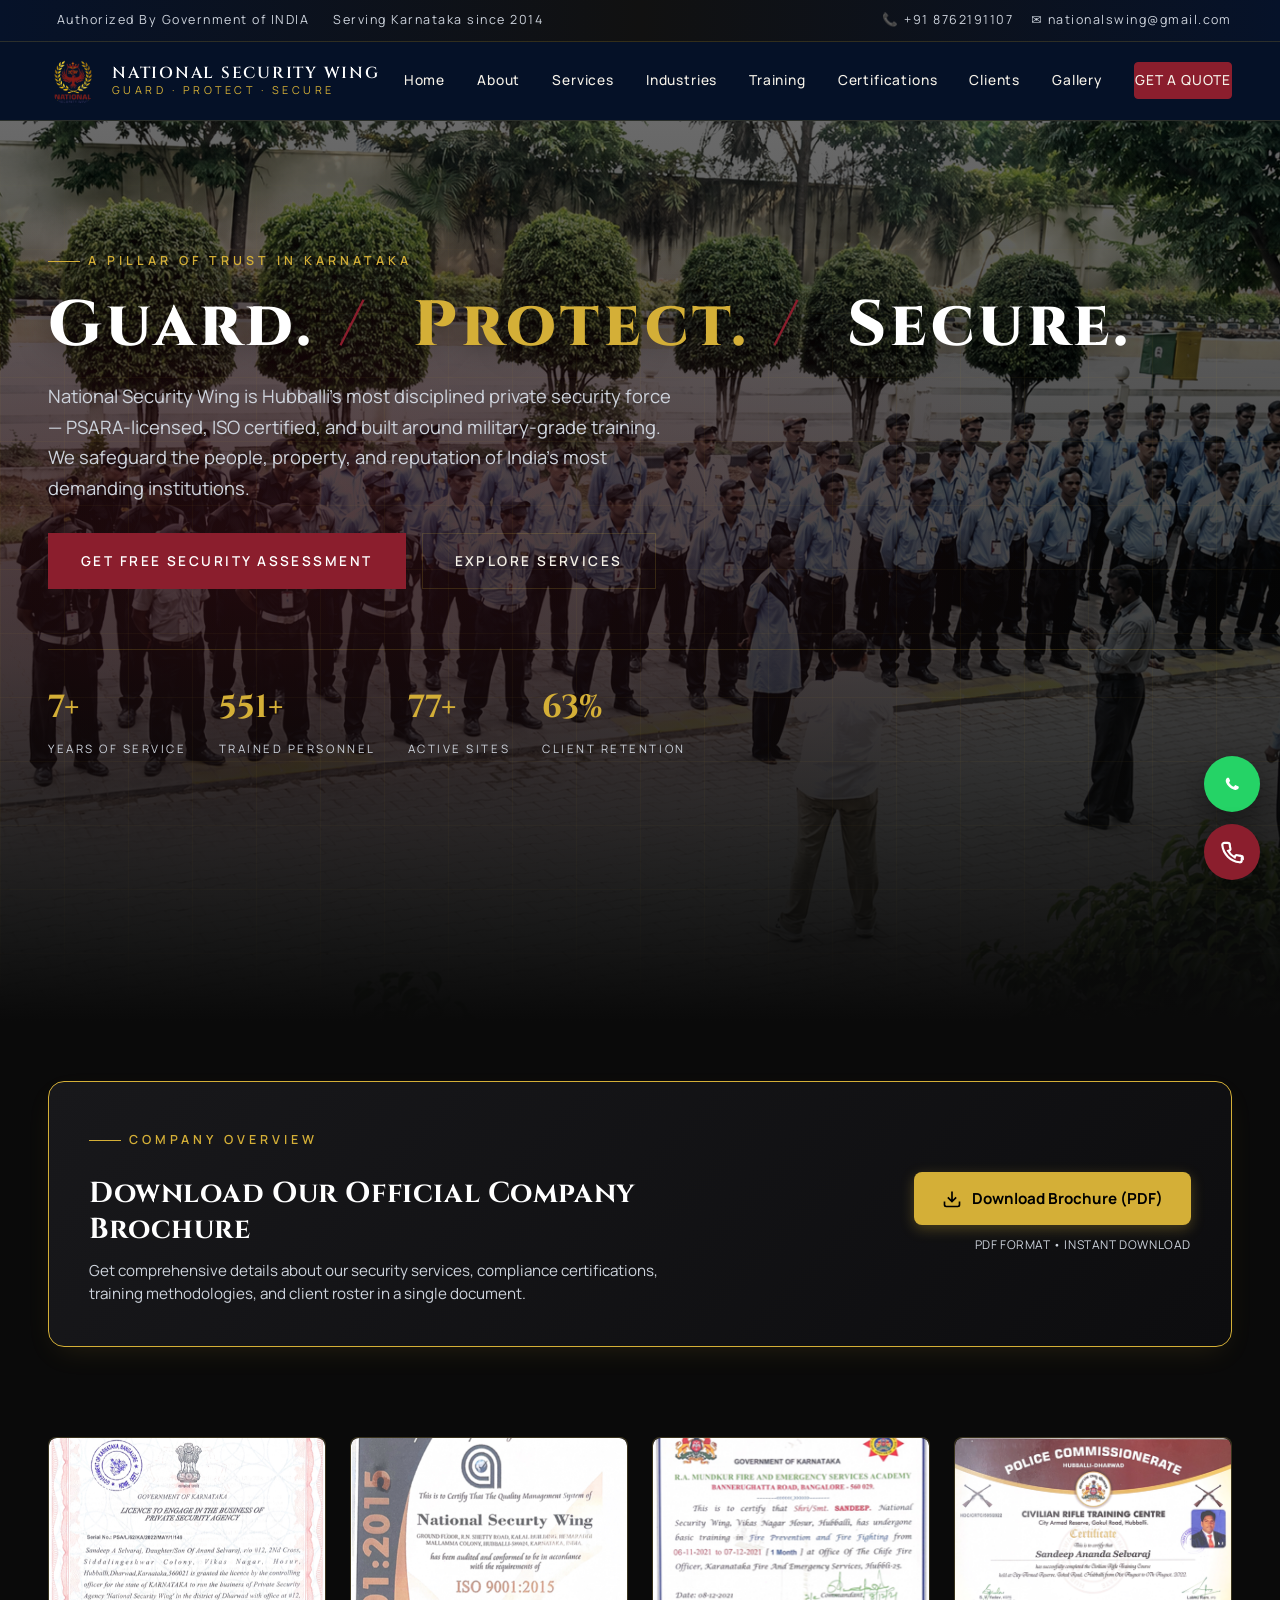
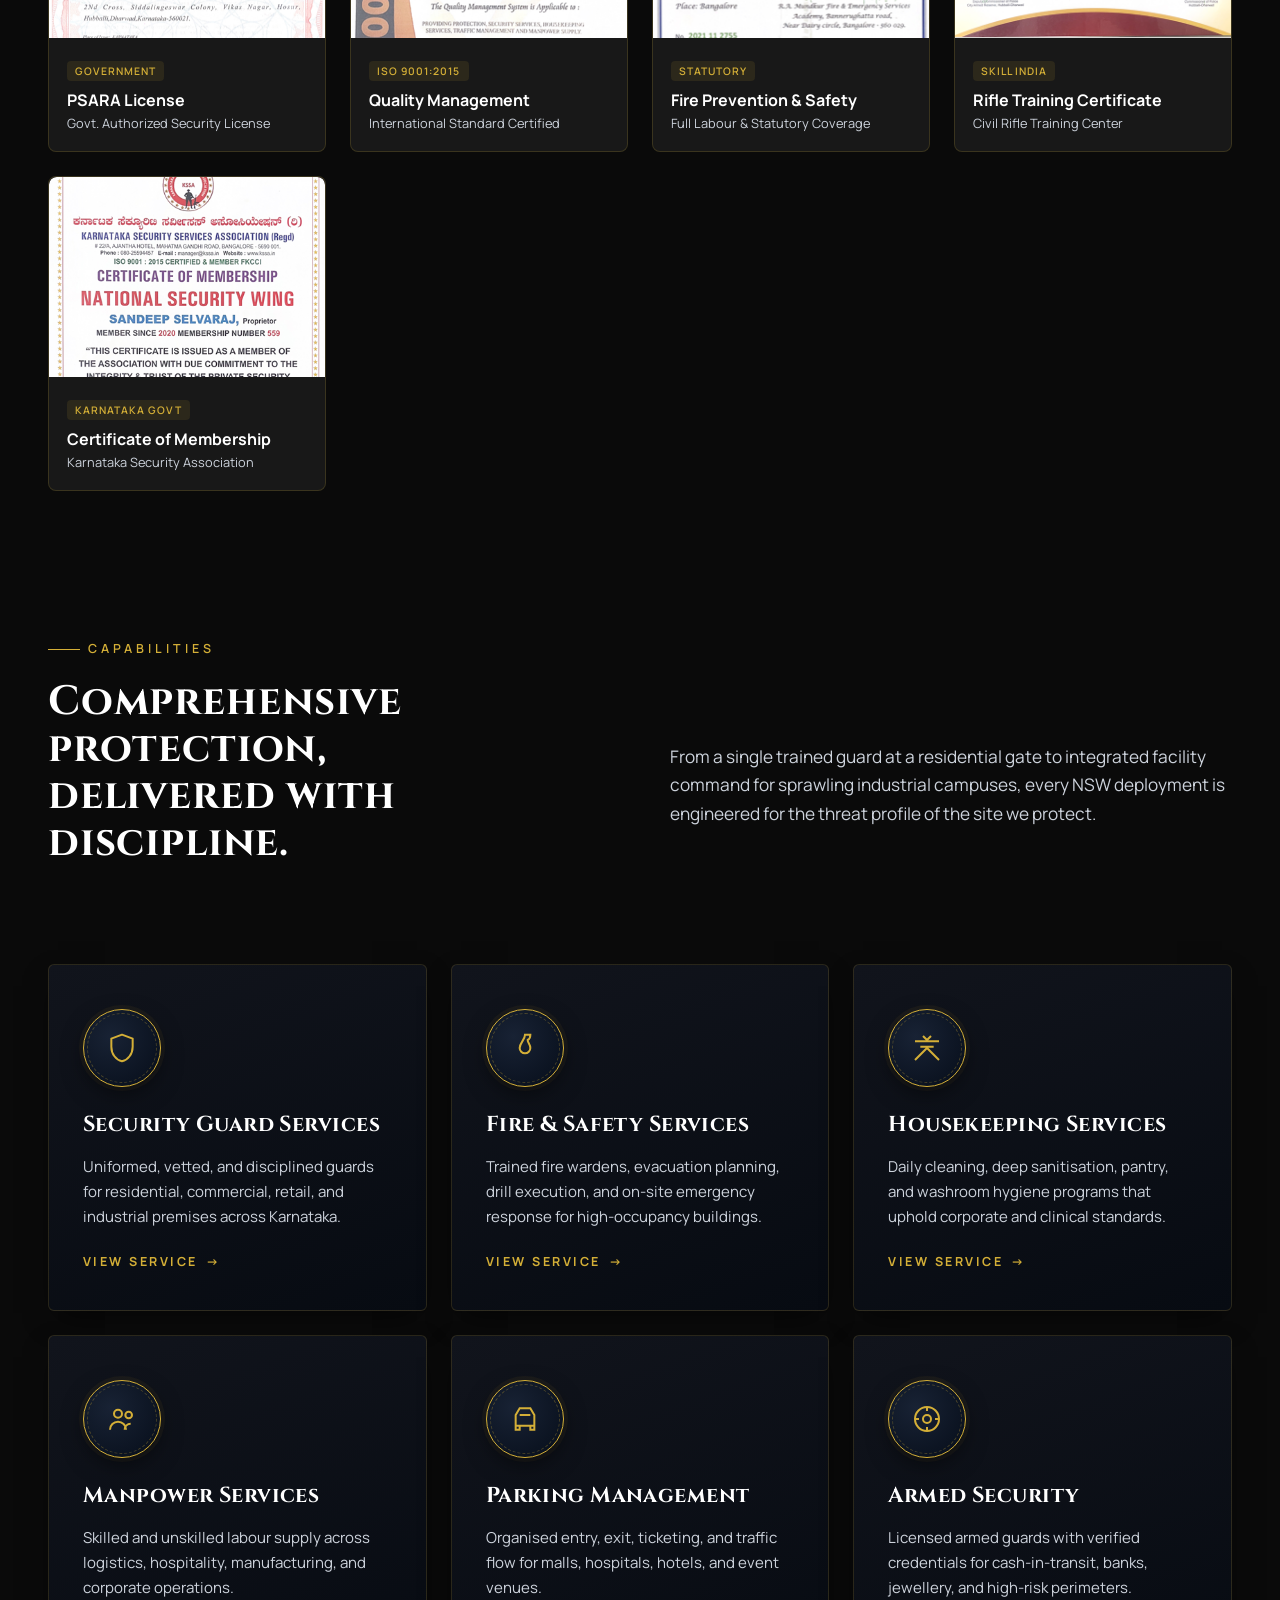
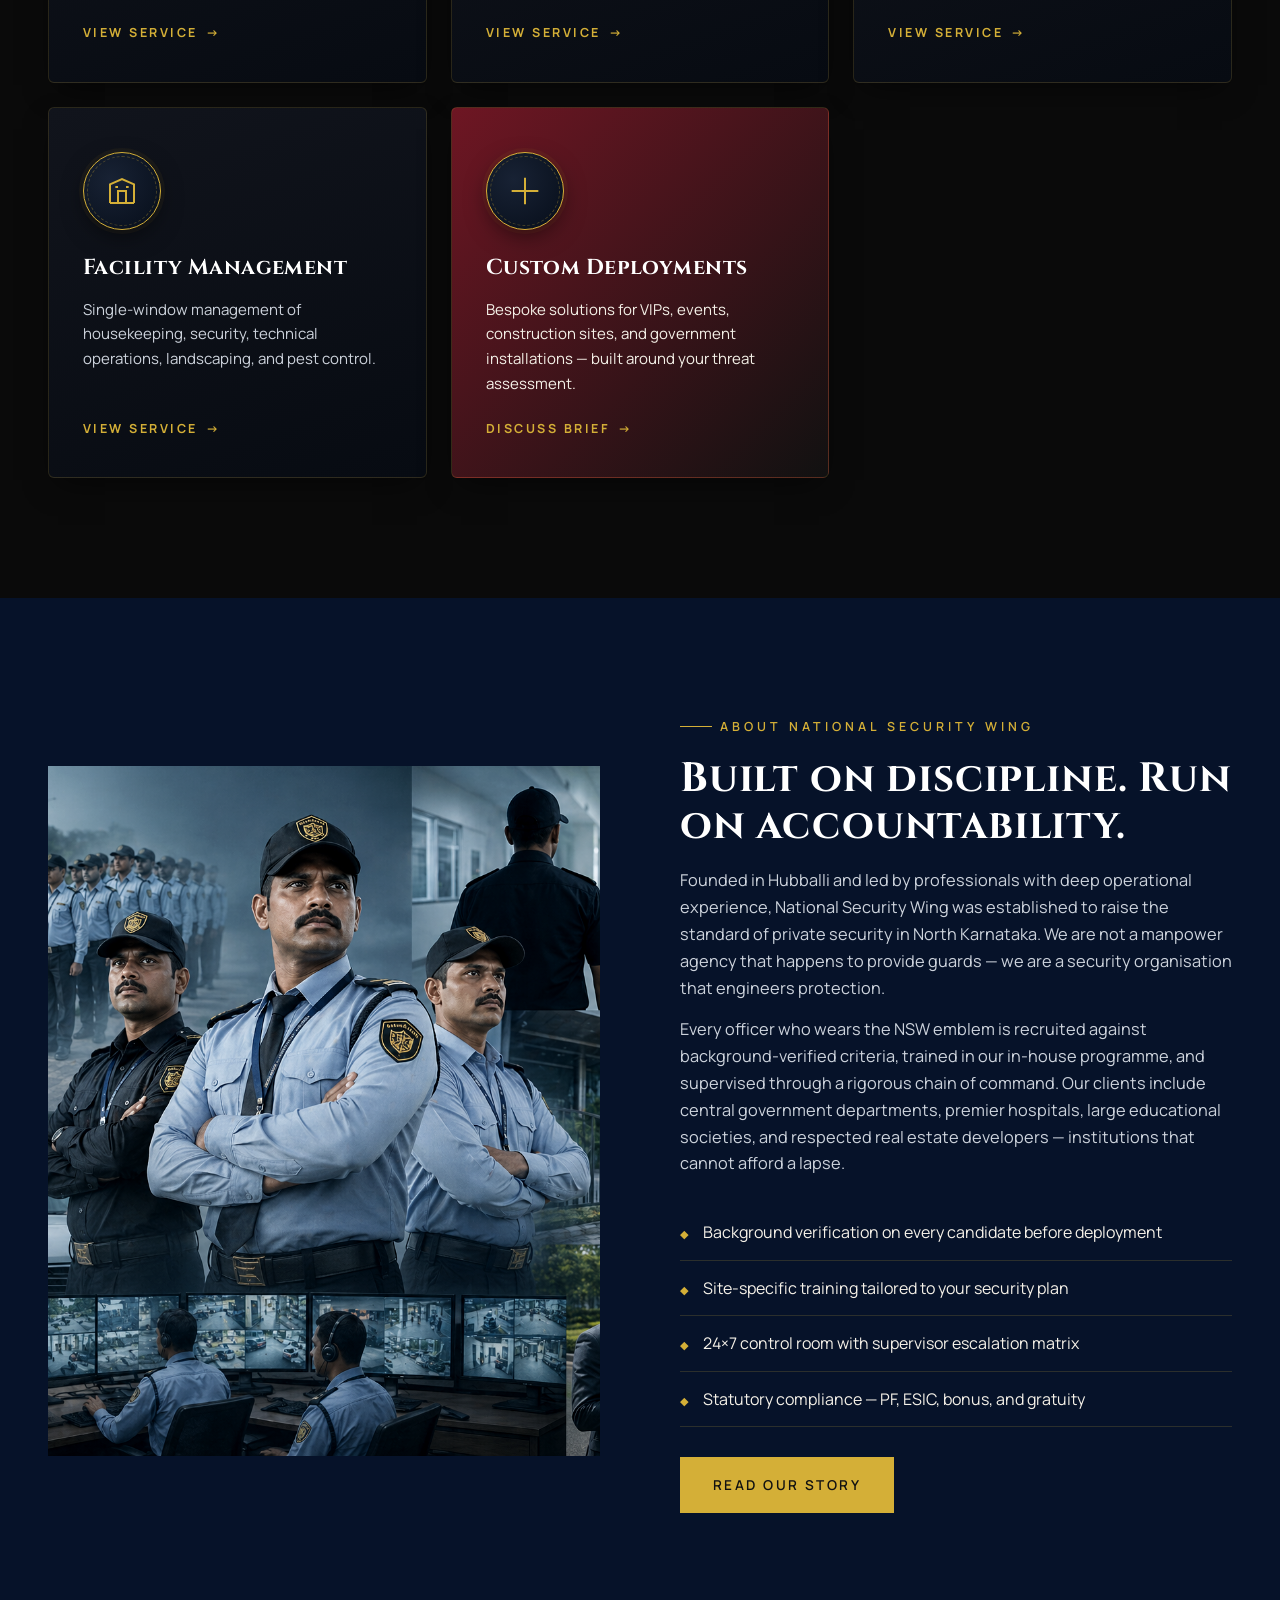
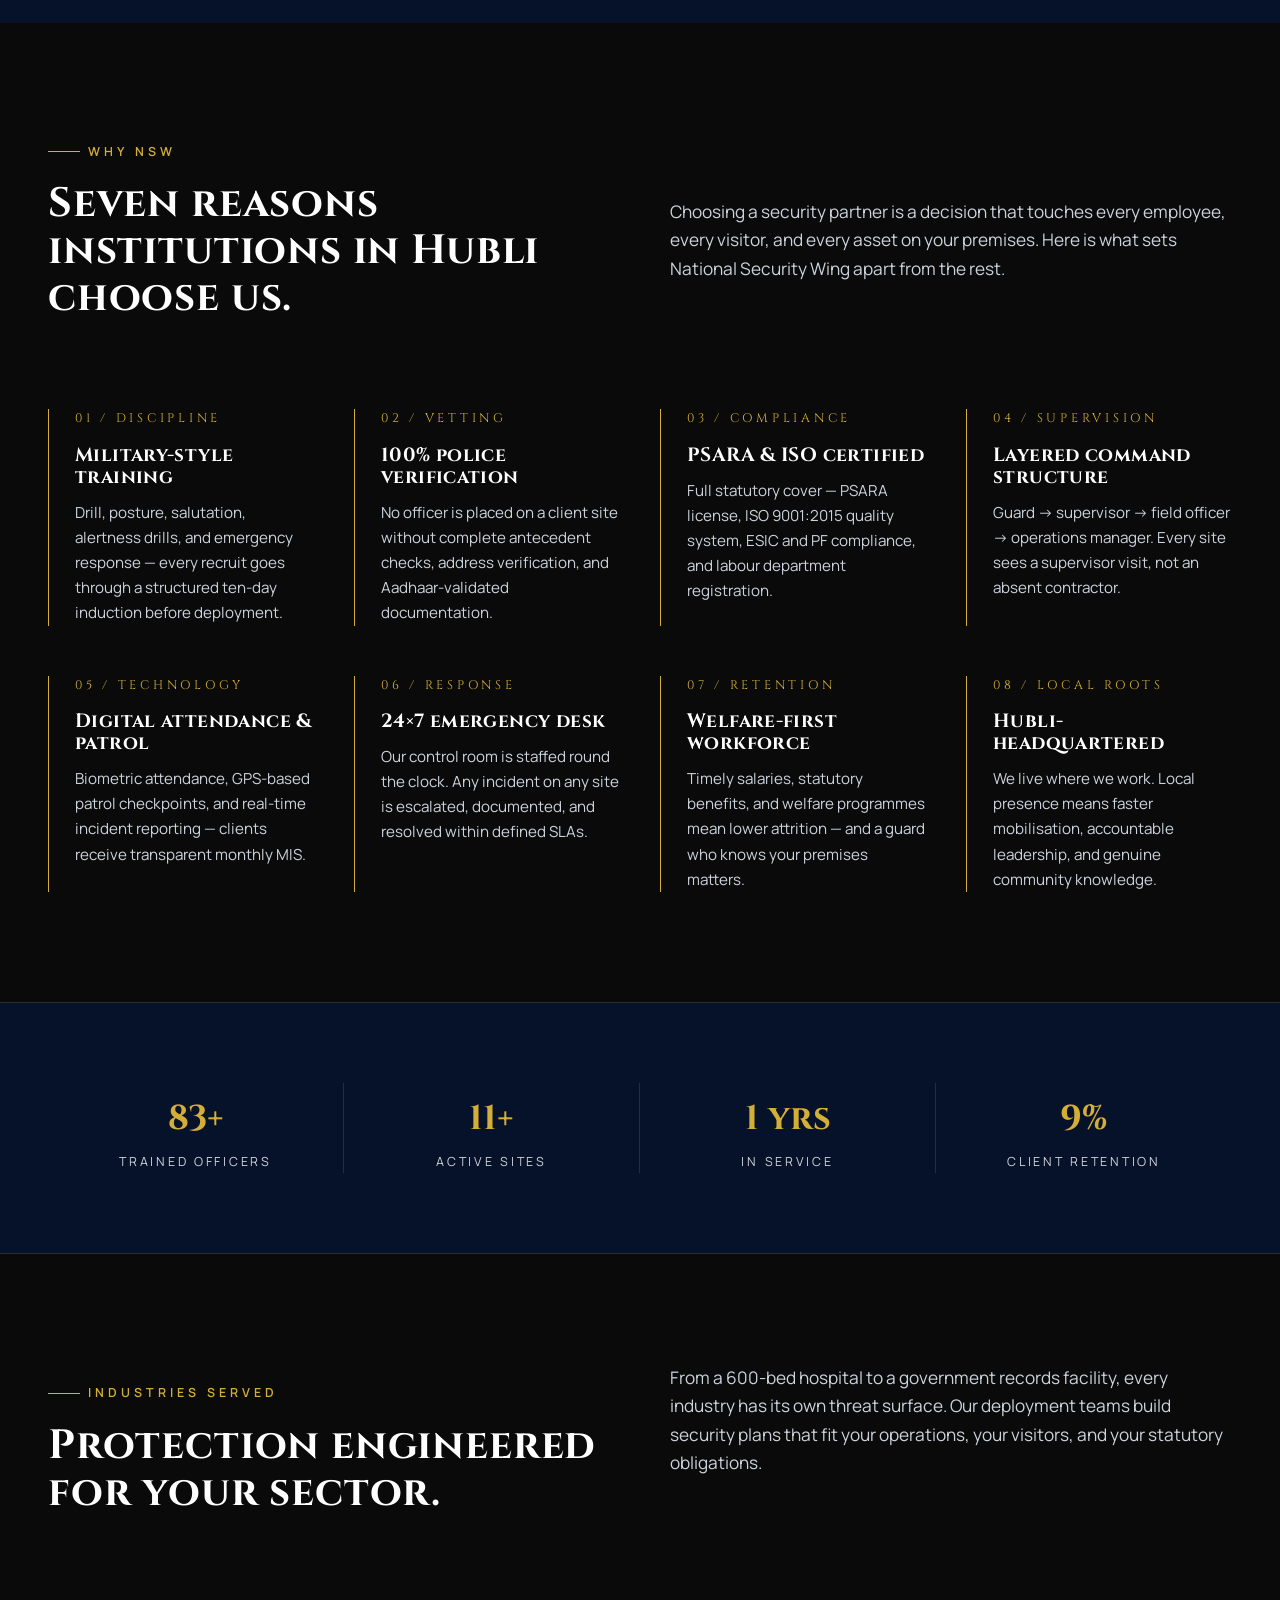
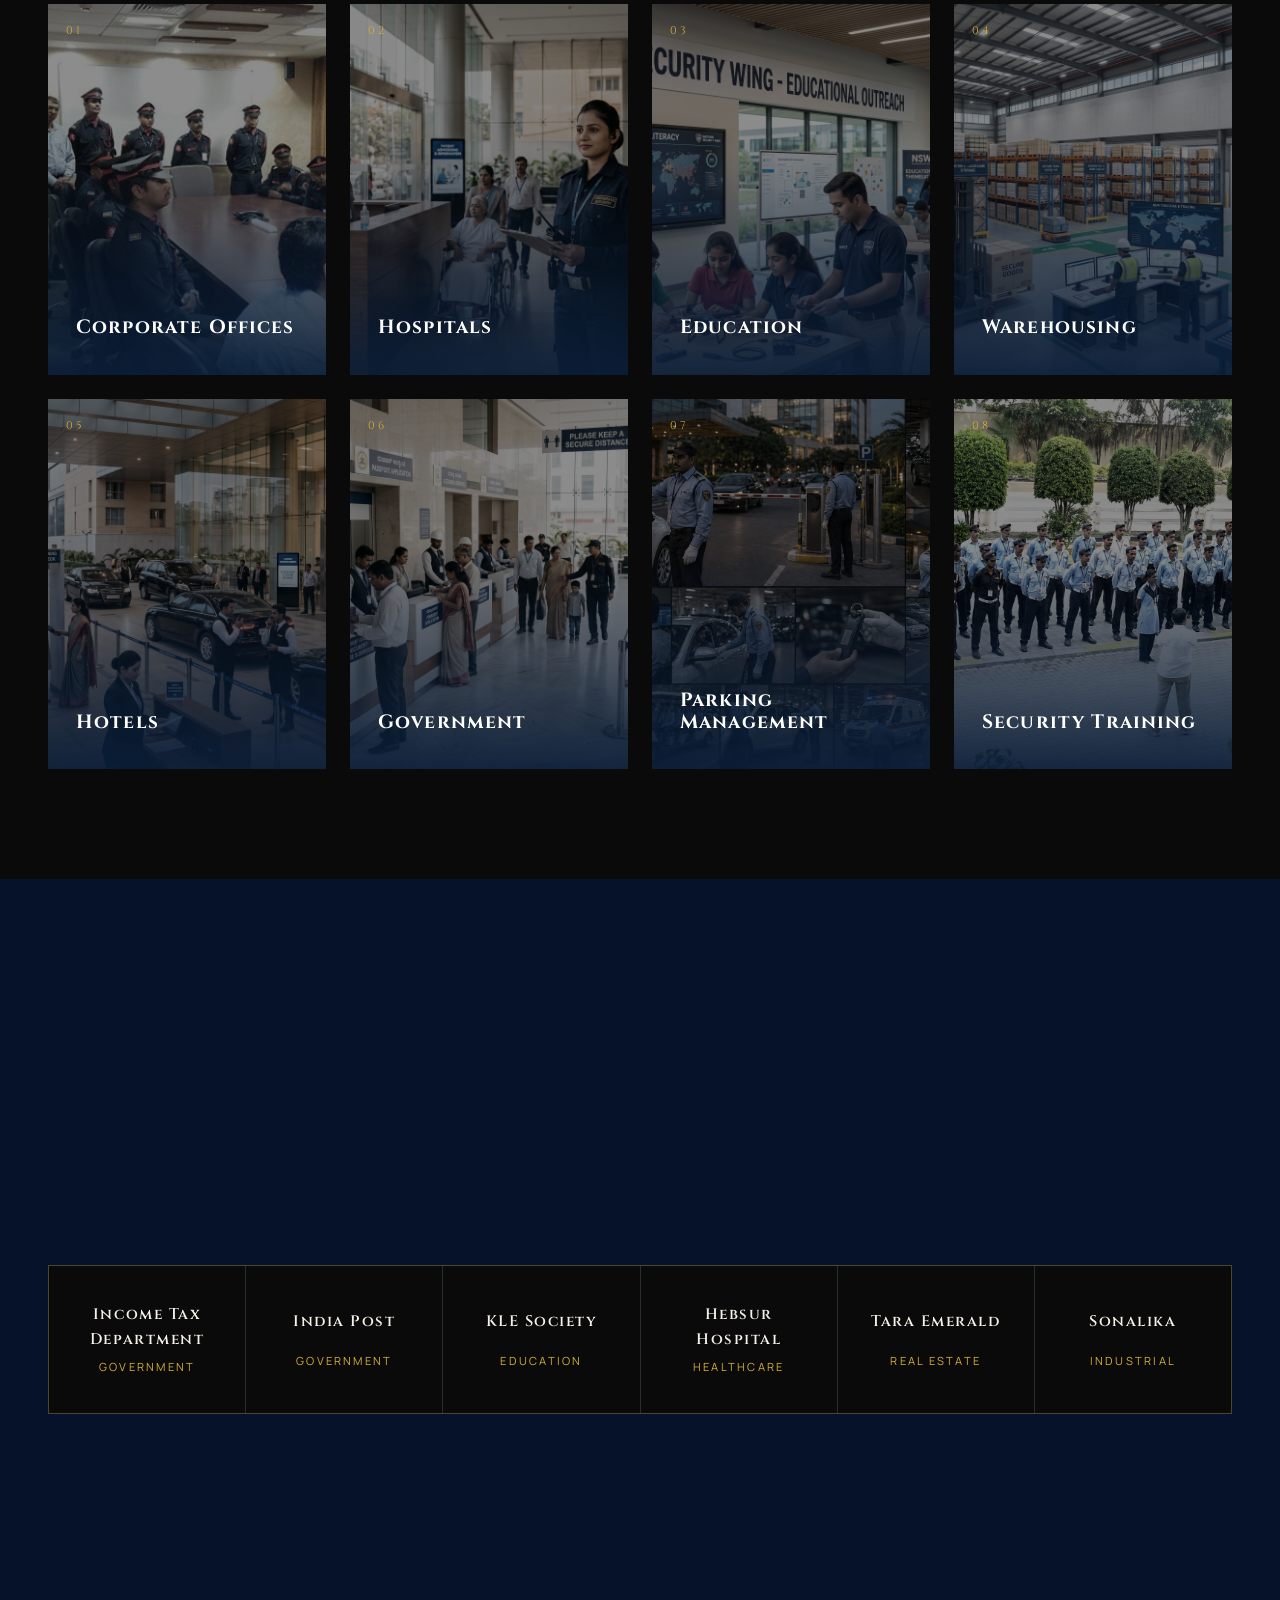
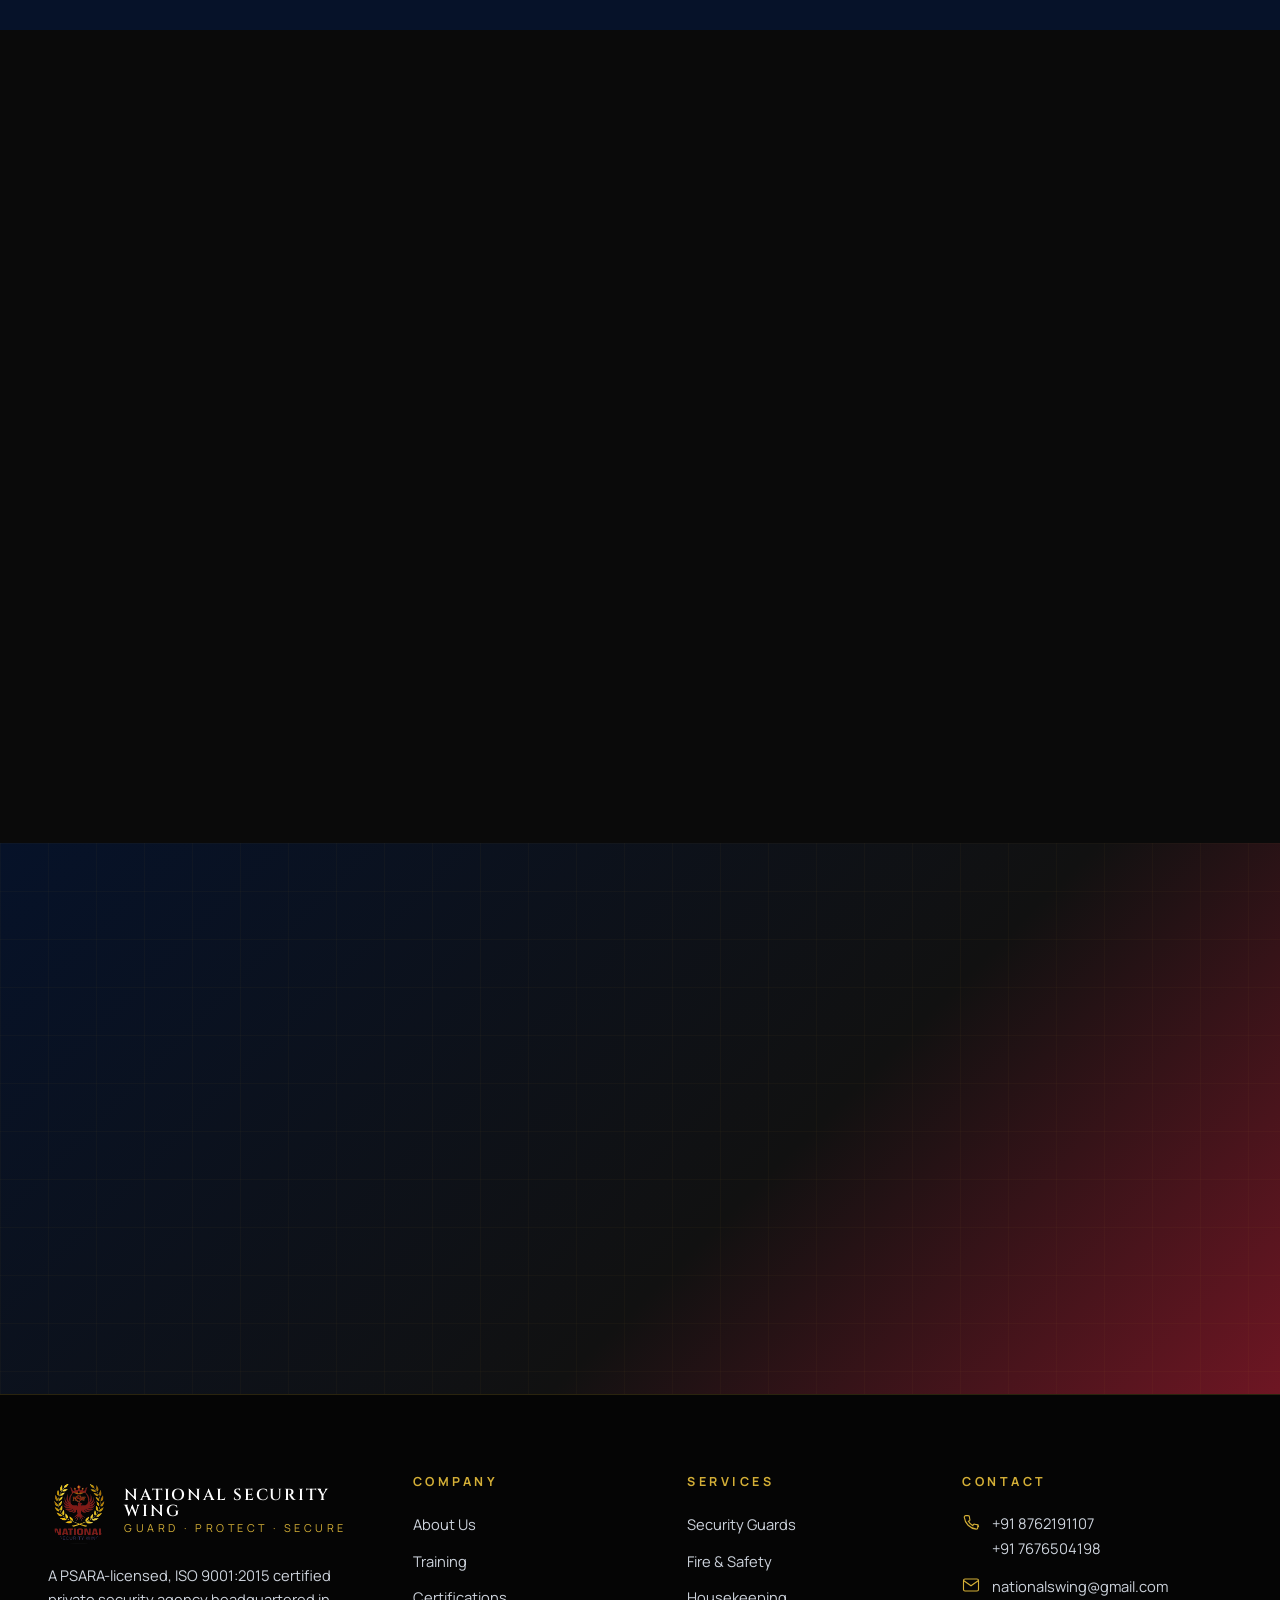
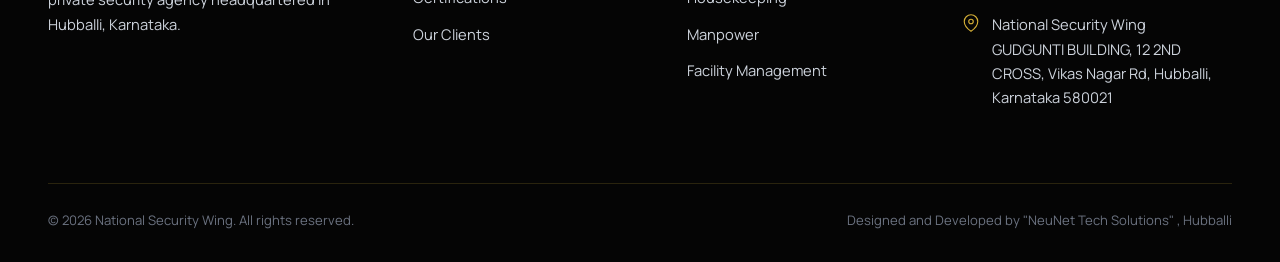
<file: index.html>
<!DOCTYPE html>
<html lang="en">

<head>
  <meta charset="UTF-8">
  <meta name="viewport" content="width=device-width, initial-scale=1.0">
  <title>National Security Wing | Premier Security Services in Hubli, Karnataka</title>
  <meta name="description"
    content="National Security Wing (NSW) is a PSARA-licensed, ISO 9001:2015 certified security agency in Hubballi, Karnataka. Trained guards, fire safety, facility management & manpower services for corporates, hospitals & institutions across Karnataka.">
  <meta name="keywords"
    content="security services in Hubli, security guards in Hubballi, security agency Karnataka, facility management services Hubli, PSARA licensed security services, NSW Hubballi">
  <meta name="author" content="National Security Wing">
  <meta property="og:title" content="National Security Wing | Premier Security Services Hubli">
  <meta property="og:description"
    content="PSARA-licensed security agency in Hubballi, Karnataka. Trained personnel, fire safety, facility management, and manpower solutions.">
  <meta property="og:type" content="website">
  <link rel="canonical" href="https://nationalsecuritywing.com/">
  <link rel="stylesheet" href="assets/css/style.css">
  <script type="application/ld+json">
{
  "@context": "https://schema.org",
  "@type": "SecurityService",
  "name": "National Security Wing",
  "image": "https://nationalsecuritywing.com/logo.png",
  "@id": "https://nationalsecuritywing.com/",
  "url": "https://nationalsecuritywing.com/",
  "telephone": "+91-8762191107",
  "address": {
    "@type": "PostalAddress",
    "streetAddress": "Vidyanagar",
    "addressLocality": "Hubballi",
    "addressRegion": "Karnataka",
    "postalCode": "580021",
    "addressCountry": "IN"
  },
  "areaServed": ["Hubballi", "Dharwad", "Karnataka"],
  "priceRange": "₹₹"
}
</script>
</head>

<body>

  <!-- Top announcement bar -->
  <div class="topbar">
    <div class="topbar-inner">
      <div class="topbar-left">
        <span><span class="gold-dot"></span>&nbsp;&nbsp;Authorized By Government of INDIA</span>
        <span>Serving Karnataka since 2014</span>
      </div>
      <div class="topbar-right">
        <a href="tel:+918762191107">📞 +91 8762191107</a>
        <a href="mailto: nationalswing@gmail.com">✉ nationalswing@gmail.com</a>
      </div>
    </div>
  </div>

  <!-- Header / Nav -->
  <header class="site-header">
  <nav class="nav">
    <a href="index.html" class="brand">
      <img src="assets/images/logo.png" alt="NSW Logo" width="50" height="50">
      <div class="brand-text">
        <span class="brand-name">NATIONAL SECURITY WING</span>
        <span class="brand-tag">Guard · Protect · Secure</span>
      </div>
    </a>

    <!-- Hamburger Button -->
    <button class="nav-toggle" id="navToggle" aria-label="Toggle navigation">
      <span></span>
      <span></span>
      <span></span>
    </button>

    <!-- Navigation Links -->
    <div class="nav-links" id="navLinks">
      <a href="index.html">Home</a>
      <a href="about.html">About</a>
      <a href="services.html">Services</a>
      <a href="industries.html">Industries</a>
      <a href="training.html">Training</a>
      <a href="certifications.html">Certifications</a>
      <a href="clients.html">Clients</a>
      <a href="gallery.html">Gallery</a>
      <a href="contact.html" class="nav-cta">Get a Quote</a>
    </div>
  </nav>
</header>

  <!-- HERO -->
  <section class="hero home-hero">
    <div class="hero-bg">
      <img src="assets/images/home.png" alt="Security personnel on duty" loading="eager">
    </div>
    <div class="hero-grid"></div>
    <div class="hero-inner">
      <span class="eyebrow">A Pillar of Trust in Karnataka</span>
      <h1>
        <span class="word">Guard.</span>
        <span class="word gold">Protect.</span>
        <span class="word">Secure.</span>
      </h1>
      <p class="lead">National Security Wing is Hubballi's most disciplined private security force — PSARA-licensed, ISO
        certified, and built around military-grade training. We safeguard the people, property, and reputation of
        India's most demanding institutions.</p>
      <div style="display:flex; gap:16px; flex-wrap:wrap;">
        <a href="contact.html" class="btn btn-primary">Get Free Security Assessment</a>
        <a href="services.html" class="btn btn-ghost">Explore Services</a>
      </div>

      <div class="hero-meta">
        <div class="hero-meta-item">
          <span class="num"><span data-count="11" data-suffix="+">0</span></span>
          <span class="label">Years of Service</span>
        </div>
        <div class="hero-meta-item">
          <span class="num"><span data-count="850" data-suffix="+">0</span></span>
          <span class="label">Trained Personnel</span>
        </div>
        <div class="hero-meta-item">
          <span class="num"><span data-count="120" data-suffix="+">0</span></span>
          <span class="label">Active Sites</span>
        </div>
        <div class="hero-meta-item">
          <span class="num"><span data-count="98" data-suffix="%">0</span></span>
          <span class="label">Client Retention</span>
        </div>
      </div>
    </div>
  </section>

          <!-- BROCHURE DOWNLOAD CTA SECTION -->
<section class="brochure-cta-section">
  <div class="container">
    <div class="brochure-cta-card">
      <div class="brochure-content">
        <span class="eyebrow">Company Overview</span>
        <h2>Download Our Official Company Brochure</h2>
        <p>Get comprehensive details about our security services, compliance certifications, training methodologies, and client roster in a single document.</p>
      </div>
      <div class="brochure-action">
        <a href="./assets/pdf/NSW brochure.pdf" download="NSW_Company_Brochure.pdf" class="btn-download-brochure" target="_blank" rel="noopener noreferrer">
          <svg class="download-icon" viewBox="0 0 24 24" fill="none" stroke="currentColor" stroke-width="2">
            <path d="M21 15v4a2 2 0 01-2 2H5a2 2 0 01-2-2v-4M7 10l5 5 5-5M12 15V3"/>
          </svg>
          <span>Download Brochure (PDF)</span>
        </a>
        <span class="file-info">PDF Format &bull; Instant Download</span>
      </div>
    </div>
  </div>
</section>


<!-- CERTIFICATION STRIP -->
<div class="container">
  <div class="certs-strip">
    
    <!-- PSARA License -->
    <a href="./assets/images/licencse.png" target="_blank" rel="noopener noreferrer" class="cert-card">
      <div class="cert-thumb-wrapper">
        <img src="assets/images/licencse.png" alt="PSARA License Preview" class="cert-thumb-img" loading="lazy">
        <div class="cert-overlay">
          <span class="cert-view-btn">View Full Document &nearr;</span>
        </div>
      </div>
      <div class="cert-card-body">
        <div class="cert-card-header">
          <span class="cert-badge-tag">Government</span>
        </div>
        <div class="cert-title">PSARA License</div>
        <div class="cert-subtitle">Govt. Authorized Security License</div>
      </div>
    </a>

    <!-- ISO 9001 Certification -->
    <a href="./assets/images/registration.png" target="_blank" rel="noopener noreferrer" class="cert-card">
      <div class="cert-thumb-wrapper">
        <img src="assets/images/registration.png" alt="ISO 9001 Certificate Preview" class="cert-thumb-img" loading="lazy">
        <div class="cert-overlay">
          <span class="cert-view-btn">View Full Document &nearr;</span>
        </div>
      </div>
      <div class="cert-card-body">
        <div class="cert-card-header">
          <span class="cert-badge-tag">ISO 9001:2015</span>
        </div>
        <div class="cert-title">Quality Management</div>
        <div class="cert-subtitle">International Standard Certified</div>
      </div>
    </a>

    <!-- ESIC / PF Compliance -->
    <a href="./assets/images/training1.png" target="_blank" rel="noopener noreferrer" class="cert-card">
      <div class="cert-thumb-wrapper">
        <img src="assets/images/training1.png" alt="ESIC & PF Compliance Preview" class="cert-thumb-img" loading="lazy">
        <div class="cert-overlay">
          <span class="cert-view-btn">View Full Document &nearr;</span>
        </div>
      </div>
      <div class="cert-card-body">
        <div class="cert-card-header">
          <span class="cert-badge-tag">Statutory</span>
        </div>
        <div class="cert-title">Fire Prevention & Safety</div>
        <div class="cert-subtitle">Full Labour & Statutory Coverage</div>
      </div>
    </a>

   <!-- NSDC / Rifle Training Skill Certification -->
<a href="./assets/images/rifle training.png" target="_blank" rel="noopener noreferrer" class="cert-card">
  <div class="cert-thumb-wrapper">
    <img src="assets/images/rifle training.png" alt="Rifle Training Certificate Preview" class="cert-thumb-img" loading="lazy">
    <div class="cert-overlay">
      <span class="cert-view-btn">View Full Document &nearr;</span>
    </div>
  </div>
  <div class="cert-card-body">
    <div class="cert-card-header">
      <span class="cert-badge-tag">Skill India</span>
    </div>
    <div class="cert-title">Rifle Training Certificate</div>
    <div class="cert-subtitle">Civil Rifle Training Center</div>
  </div>
</a>

    <!-- Labour Department Registration -->
    <a href="./assets/images/Mambership card.png" target="_blank" rel="noopener noreferrer" class="cert-card">
      <div class="cert-thumb-wrapper">
        <img src="assets/images/Mambership card.png" alt="Labour Registration Preview" class="cert-thumb-img" loading="lazy">
        <div class="cert-overlay">
          <span class="cert-view-btn">View Full Document &nearr;</span>
        </div>
      </div>
      <div class="cert-card-body">
        <div class="cert-card-header">
          <span class="cert-badge-tag">Karnataka Govt</span>
        </div>
        <div class="cert-title">Certificate of Membership</div>
        <div class="cert-subtitle">Karnataka Security Association</div>
      </div>
    </a>

  </div>
</div>
  <!-- SERVICES -->
  <section class="section-dark">
    <div class="container">
      <div class="section-head">
        <div class="fade-up">
          <span class="eyebrow">Capabilities</span>
          <h2 class="section-title">Comprehensive protection,<br>delivered with discipline.</h2>
        </div>
        <p class="section-lead fade-up">From a single trained guard at a residential gate to integrated facility command
          for sprawling industrial campuses, every NSW deployment is engineered for the threat profile of the site we
          protect.</p>
      </div>

      <div class="services-grid">
        <article class="service-card fade-up">
          <div class="service-icon"><svg viewBox="0 0 24 24" fill="none" stroke="currentColor" stroke-width="1.5">
              <path d="M12 2L4 5v6c0 5.5 3.5 10 8 11 4.5-1 8-5.5 8-11V5l-8-3z" stroke-linejoin="round" />
            </svg></div>
          <h3>Security Guard Services</h3>
          <p>Uniformed, vetted, and disciplined guards for residential, commercial, retail, and industrial premises
            across Karnataka.</p>
          <a href="services.html#guards" class="read-more">View Service</a>
        </article>

        <article class="service-card fade-up">
          <div class="service-icon"><svg viewBox="0 0 24 24" fill="none" stroke="currentColor" stroke-width="1.5">
              <path d="M12 2c0 4-4 6-4 10a4 4 0 008 0c0-3-2-4-2-6 0 0 2-1 2-4-3 0-4 0-4 0z" />
            </svg></div>
          <h3>Fire & Safety Services</h3>
          <p>Trained fire wardens, evacuation planning, drill execution, and on-site emergency response for
            high-occupancy buildings.</p>
          <a href="services.html#fire" class="read-more">View Service</a>
        </article>

        <article class="service-card fade-up">
          <div class="service-icon"><svg viewBox="0 0 24 24" fill="none" stroke="currentColor" stroke-width="1.5">
              <path d="M3 21l9-9 9 9M9 3l3 3 3-3M3 7h18M7 11h10" />
            </svg></div>
          <h3>Housekeeping Services</h3>
          <p>Daily cleaning, deep sanitisation, pantry, and washroom hygiene programs that uphold corporate and clinical
            standards.</p>
          <a href="services.html#housekeeping" class="read-more">View Service</a>
        </article>

        <article class="service-card fade-up">
          <div class="service-icon"><svg viewBox="0 0 24 24" fill="none" stroke="currentColor" stroke-width="1.5">
              <circle cx="9" cy="8" r="3" />
              <circle cx="17" cy="9" r="2.5" />
              <path d="M3 20c0-3.3 2.7-6 6-6s6 2.7 6 6M14 20c0-2.5 2-4.5 4.5-4.5" />
            </svg></div>
          <h3>Manpower Services</h3>
          <p>Skilled and unskilled labour supply across logistics, hospitality, manufacturing, and corporate operations.
          </p>
          <a href="services.html#manpower" class="read-more">View Service</a>
        </article>

        <article class="service-card fade-up">
          <div class="service-icon"><svg viewBox="0 0 24 24" fill="none" stroke="currentColor" stroke-width="1.5">
              <path d="M5 17V9l3-5h8l3 5v8M5 17h14M5 17v3h3v-3M16 17v3h3v-3M8 9h8" />
            </svg></div>
          <h3>Parking Management</h3>
          <p>Organised entry, exit, ticketing, and traffic flow for malls, hospitals, hotels, and event venues.</p>
          <a href="services.html#parking" class="read-more">View Service</a>
        </article>

        <article class="service-card fade-up">
          <div class="service-icon"><svg viewBox="0 0 24 24" fill="none" stroke="currentColor" stroke-width="1.5">
              <circle cx="12" cy="12" r="9" />
              <circle cx="12" cy="12" r="3" />
              <path d="M12 3v3M12 18v3M3 12h3M18 12h3" />
            </svg></div>
          <h3>Armed Security</h3>
          <p>Licensed armed guards with verified credentials for cash-in-transit, banks, jewellery, and high-risk
            perimeters.</p>
          <a href="services.html#armed" class="read-more">View Service</a>
        </article>

        <article class="service-card fade-up">
          <div class="service-icon"><svg viewBox="0 0 24 24" fill="none" stroke="currentColor" stroke-width="1.5">
              <path d="M3 21V7l9-4 9 4v14M3 21h18M9 21V12h6v9M7 9h2M15 9h2" />
            </svg></div>
          <h3>Facility Management</h3>
          <p>Single-window management of housekeeping, security, technical operations, landscaping, and pest control.
          </p>
          <a href="services.html#facility" class="read-more">View Service</a>
        </article>

        <article class="service-card fade-up"
          style="background:linear-gradient(135deg, var(--c-red-deep), var(--c-black));">
          <div class="service-icon" style="border-color:var(--c-gold);"><svg viewBox="0 0 24 24" fill="none"
              stroke="currentColor" stroke-width="1.5">
              <path d="M12 2v20M2 12h20" />
            </svg></div>
          <h3 style="color:var(--c-white);">Custom Deployments</h3>
          <p style="color:var(--c-bone);">Bespoke solutions for VIPs, events, construction sites, and government
            installations — built around your threat assessment.</p>
          <a href="contact.html" class="read-more">Discuss Brief</a>
        </article>
      </div>
    </div>
  </section>

  <!-- ABOUT PREVIEW -->
  <section class="section-deep">
    <div class="container">
      <div class="split">
        <div class="split-img fade-up">
          <img src="assets/images/benki.png" alt="Security officer on duty">
        </div>
        <div class="fade-up">
          <span class="eyebrow">About National Security Wing</span>
          <h2>Built on discipline. Run on accountability.</h2>
          <p style="margin-top:18px;">Founded in Hubballi and led by professionals with deep operational experience,
            National Security Wing was established to raise the standard of private security in North Karnataka. We are
            not a manpower agency that happens to provide guards — we are a security organisation that engineers
            protection.</p>
          <p style="margin-top:14px;">Every officer who wears the NSW emblem is recruited against background-verified
            criteria, trained in our in-house programme, and supervised through a rigorous chain of command. Our clients
            include central government departments, premier hospitals, large educational societies, and respected real
            estate developers — institutions that cannot afford a lapse.</p>
          <ul class="feature-list">
            <li>Background verification on every candidate before deployment</li>
            <li>Site-specific training tailored to your security plan</li>
            <li>24×7 control room with supervisor escalation matrix</li>
            <li>Statutory compliance — PF, ESIC, bonus, and gratuity</li>
          </ul>
          <a href="about.html" class="btn btn-gold mt-30">Read Our Story</a>
        </div>
      </div>
    </div>
  </section>

  <!-- WHY CHOOSE -->
  <section class="section-dark">
    <div class="container">
      <div class="section-head">
        <div class="fade-up">
          <span class="eyebrow">Why NSW</span>
          <h2 class="section-title">Seven reasons institutions in Hubli choose us.</h2>
        </div>
        <p class="section-lead fade-up">Choosing a security partner is a decision that touches every employee, every
          visitor, and every asset on your premises. Here is what sets National Security Wing apart from the rest.</p>
      </div>

      <div class="why-grid">
        <div class="why-item fade-up">
          <div class="num">01 / DISCIPLINE</div>
          <h3>Military-style training</h3>
          <p>Drill, posture, salutation, alertness drills, and emergency response — every recruit goes through a
            structured ten-day induction before deployment.</p>
        </div>
        <div class="why-item fade-up">
          <div class="num">02 / VETTING</div>
          <h3>100% police verification</h3>
          <p>No officer is placed on a client site without complete antecedent checks, address verification, and
            Aadhaar-validated documentation.</p>
        </div>
        <div class="why-item fade-up">
          <div class="num">03 / COMPLIANCE</div>
          <h3>PSARA & ISO certified</h3>
          <p>Full statutory cover — PSARA license, ISO 9001:2015 quality system, ESIC and PF compliance, and labour
            department registration.</p>
        </div>
        <div class="why-item fade-up">
          <div class="num">04 / SUPERVISION</div>
          <h3>Layered command structure</h3>
          <p>Guard → supervisor → field officer → operations manager. Every site sees a supervisor visit, not an absent
            contractor.</p>
        </div>
        <div class="why-item fade-up">
          <div class="num">05 / TECHNOLOGY</div>
          <h3>Digital attendance & patrol</h3>
          <p>Biometric attendance, GPS-based patrol checkpoints, and real-time incident reporting — clients receive
            transparent monthly MIS.</p>
        </div>
        <div class="why-item fade-up">
          <div class="num">06 / RESPONSE</div>
          <h3>24×7 emergency desk</h3>
          <p>Our control room is staffed round the clock. Any incident on any site is escalated, documented, and
            resolved within defined SLAs.</p>
        </div>
        <div class="why-item fade-up">
          <div class="num">07 / RETENTION</div>
          <h3>Welfare-first workforce</h3>
          <p>Timely salaries, statutory benefits, and welfare programmes mean lower attrition — and a guard who knows
            your premises matters.</p>
        </div>
        <div class="why-item fade-up">
          <div class="num">08 / LOCAL ROOTS</div>
          <h3>Hubli-headquartered</h3>
          <p>We live where we work. Local presence means faster mobilisation, accountable leadership, and genuine
            community knowledge.</p>
        </div>
      </div>
    </div>
  </section>

  <!-- STATS -->
  <section class="stats">
    <div class="container">
      <div class="stats-grid">
        <div class="stat fade-up">
          <div class="num"><span data-count="850" data-suffix="+">0</span></div>
          <div class="label">Trained Officers</div>
        </div>
        <div class="stat fade-up">
          <div class="num"><span data-count="120" data-suffix="+">0</span></div>
          <div class="label">Active Sites</div>
        </div>
        <div class="stat fade-up">
          <div class="num"><span data-count="11" data-suffix="">0</span><span> yrs</span></div>
          <div class="label">In Service</div>
        </div>
        <div class="stat fade-up">
          <div class="num"><span data-count="98" data-suffix="%">0</span></div>
          <div class="label">Client Retention</div>
        </div>
      </div>
    </div>
  </section>

  <!-- INDUSTRIES -->
  <section class="section-dark">
    <div class="container">
      <div class="section-head">
        <div class="fade-up">
          <span class="eyebrow">Industries Served</span>
          <h2 class="section-title">Protection engineered<br>for your sector.</h2>
        </div>
        <p class="section-lead fade-up">From a 600-bed hospital to a government records facility, every industry has its
          own threat surface. Our deployment teams build security plans that fit your operations, your visitors, and
          your statutory obligations.</p>
      </div>

      <div class="industries-grid">
        <a href="industries.html#corporate" class="industry-card fade-up">
          <img src="assets/images/corp_officer.jpeg"
            alt="Corporate office">
          <div class="overlay">
            <span class="badge">01</span>
            <h3>Corporate Offices</h3>
            <p>Reception protocol, visitor management, access control, and after-hours patrolling.</p>
          </div>
        </a>
        <a href="industries.html#hospitals" class="industry-card fade-up">
          <img src="assets/images/hospital_officer.png"
            alt="Hospital security">
          <div class="overlay">
            <span class="badge">02</span>
            <h3>Hospitals</h3>
            <p>Patient safety, attendant control, OPD queue management, and emergency assist.</p>
          </div>
        </a>
        <a href="industries.html#education" class="industry-card fade-up">
          <img src="assets/images/education.png"
            alt="Educational institutions">
          <div class="overlay">
            <span class="badge">03</span>
            <h3>Education</h3>
            <p>Campus perimeter, hostel discipline, exam invigilation support, and gate protocol.</p>
          </div>
        </a>
        <a href="industries.html#warehouse" class="industry-card fade-up">
          <img src="assets/images/warehouse.png"
            alt="Warehouse security">
          <div class="overlay">
            <span class="badge">04</span>
            <h3>Warehousing</h3>
            <p>Inventory protection, gate-pass integrity, vehicle inspection, and material control.</p>
          </div>
        </a>
        <a href="industries.html#hotels" class="industry-card fade-up">
          <img src="assets/images/hostel.png"
            alt="Hotel security">
          <div class="overlay">
            <span class="badge">05</span>
            <h3>Hotels</h3>
            <p>Guest discretion, baggage scanning, valet coordination, and event protection.</p>
          </div>
        </a>
        <a href="industries.html#government" class="industry-card fade-up">
          <img src="assets/images/govt.png   "
            alt="Government building">
          <div class="overlay">
            <span class="badge">06</span>
            <h3>Government</h3>
            <p>Public-facing offices, document security, queue management, and protocol duties.</p>
          </div>
        </a>

<!-- 07. Parking Management -->
<a href="industries.html#parking" class="industry-card fade-up">
  <img src="assets/images/parking.png" alt="Parking management and security">
  <div class="overlay">
    <span class="badge">07</span>
    <h3>Parking Management</h3>
    <p>Vehicle access control, automated surveillance, traffic flow optimization, and valet area monitoring.</p>
  </div>
</a>

<!-- 08. Security Training -->
<a href="industries.html#training" class="industry-card fade-up">
  <img src="assets/images/home.png" alt="Security guard training session">
  <div class="overlay">
    <span class="badge">08</span>
    <h3>Security Training</h3>
    <p>Physical fitness drills, crisis management, soft skills development, and advanced tactical education.</p>
  </div>
</a>
      </div>
    </div>
  </section>

  <!-- CLIENTS -->
  <section class="section-deep">
    <div class="container">
      <div class="section-head">
        <div class="fade-up">
          <span class="eyebrow">Clients</span>
          <h2 class="section-title">Trusted by institutions<br>that cannot afford to fail.</h2>
        </div>
        <p class="section-lead fade-up">Government departments, healthcare leaders, educational societies, and respected
          developers — each represents a contract earned through performance, not promises.</p>
      </div>

      <div class="clients-strip">
        <div class="client-cell"><span class="name">Income Tax<br>Department</span><span class="type">Government</span>
        </div>
        <div class="client-cell"><span class="name">India Post</span><span class="type">Government</span></div>
        <div class="client-cell"><span class="name">KLE Society</span><span class="type">Education</span></div>
        <div class="client-cell"><span class="name">Hebsur Hospital</span><span class="type">Healthcare</span></div>
        <div class="client-cell"><span class="name">Tara Emerald</span><span class="type">Real Estate</span></div>
        <div class="client-cell"><span class="name">Sonalika</span><span class="type">Industrial</span></div>
      </div>

      <div class="center mt-50 fade-up">
        <a href="clients.html" class="btn btn-ghost">View All Clients</a>
      </div>
    </div>
  </section>

  <!-- TESTIMONIALS -->
  <section class="section-dark">
    <div class="container">
      <div class="section-head">
        <div class="fade-up">
          <span class="eyebrow">In Their Words</span>
          <h2 class="section-title">What our clients say.</h2>
        </div>
        <p class="section-lead fade-up">A security partnership is built quarter after quarter. Here is what the people
          who renew us year after year have to say.</p>
      </div>

      <div class="testi-grid">
        <article class="testi fade-up">
          <div class="stars">★★★★★</div>
          <p>NSW transformed our gate discipline within the first month. The supervisors are present, the guards are
            alert, and the monthly reports actually mean something. They have set a new benchmark for vendor
            accountability on our campus.</p>
          <div class="author">
            <div class="author-name">Administrator</div>
            <div class="author-org">Educational Society, Hubballi</div>
          </div>
        </article>

        <article class="testi fade-up">
          <div class="stars">★★★★★</div>
          <p>Hospitals deal with grief, urgency, and crowd pressure every day. NSW's officers handle attendant queues,
            casualty rushes, and visitor protocols with the calm of trained professionals. We sleep better knowing they
            are on the gate.</p>
          <div class="author">
            <div class="author-name">Operations Head</div>
            <div class="author-org">Multispeciality Hospital</div>
          </div>
        </article>

        <article class="testi fade-up">
          <div class="stars">★★★★★</div>
          <p>We evaluated three agencies before signing with NSW. What stood out was the willingness to walk our floors,
            study our risk, and propose a deployment matched to it — not a copy-paste manning chart. Two years on, that
            diligence is still visible.</p>
          <div class="author">
            <div class="author-name">Project Director</div>
            <div class="author-org">Real Estate Developer</div>
          </div>
        </article>
      </div>
    </div>
  </section>

  <!-- CTA BANNER -->
  <section class="cta-banner">
    <div class="container">
      <div class="cta-banner-inner">
        <div class="fade-up">
          <span class="eyebrow">Ready When You Are</span>
          <h2>Request a free, no-obligation security assessment for your premises.</h2>
          <p style="margin-top:14px;">Our field officer will visit your site, evaluate access points, observation gaps,
            and risk vectors — and submit a written deployment recommendation within 48 hours.</p>
        </div>
        <div class="actions fade-up">
          <a href="contact.html" class="btn btn-gold">Book Site Assessment</a>
          <a href="tel:+918762191107" class="btn btn-ghost">Call +91 87621 91107</a>
        </div>
      </div>
    </div>
  </section>

  <!-- FOOTER -->
  <footer class="site-footer">
    <div class="container">
      <div class="footer-grid">
        <div class="footer-col footer-brand">
  <div class="brand">
    <div class="brand">
      <img src="assets/images/logo.png" alt="National Security Wing Logo" width="70" height="70">
    </div>
    <div class="brand-text">
      <span class="brand-name">NATIONAL SECURITY WING</span>
      <span class="brand-tag">Guard · Protect · Secure</span>
    </div>
  </div>
  <p>A PSARA-licensed, ISO 9001:2015 certified private security agency headquartered in Hubballi, Karnataka.</p>
</div>

        <div class="footer-col">
          <h4>Company</h4>
          <ul>
            <li><a href="about.html">About Us</a></li>
            <li><a href="training.html">Training</a></li>
            <li><a href="certifications.html">Certifications</a></li>
            <li><a href="clients.html">Our Clients</a></li>
          </ul>
        </div>

        <div class="footer-col">
          <h4>Services</h4>
          <ul>
            <li><a href="services.html#guards">Security Guards</a></li>
            <li><a href="services.html#fire">Fire & Safety</a></li>
            <li><a href="services.html#housekeeping">Housekeeping</a></li>
            <li><a href="services.html#manpower">Manpower</a></li>
            <li><a href="services.html#facility">Facility Management</a></li>
          </ul>
        </div>

        <div class="footer-col">
          <h4>Contact</h4>
          <div class="footer-contact-item">
            <svg viewBox="0 0 24 24" fill="none" stroke="currentColor" stroke-width="1.5">
              <path
                d="M21 16.5v3a2 2 0 01-2 2A18 18 0 013 5.5a2 2 0 012-2h3a2 2 0 012 2c0 1 .2 2 .5 3a2 2 0 01-.5 2L8.5 11a16 16 0 006 6l.5-1.5a2 2 0 012-.5c1 .3 2 .5 3 .5a2 2 0 012 2z" />
            </svg>
            <span>+91 8762191107<br>+91 7676504198</span>
          </div>
          <div class="footer-contact-item">
            <svg viewBox="0 0 24 24" fill="none" stroke="currentColor" stroke-width="1.5">
              <path d="M4 4h16a2 2 0 012 2v12a2 2 0 01-2 2H4a2 2 0 01-2-2V6a2 2 0 012-2z" />
              <path d="M22 6l-10 7L2 6" />
            </svg>
            <span> nationalswing@gmail.com</span>
          </div>
          <div class="footer-contact-item">
            <svg viewBox="0 0 24 24" fill="none" stroke="currentColor" stroke-width="1.5">
              <path d="M21 10c0 7-9 13-9 13s-9-6-9-13a9 9 0 0118 0z" />
              <circle cx="12" cy="10" r="3" />
            </svg>
            <span>National Security Wing
              <br />GUDGUNTI BUILDING, 12 2ND CROSS, Vikas Nagar Rd, Hubballi,<br />Karnataka 580021</span>
          </div>
        </div>
      </div>

      <div class="footer-bottom">
        <span>© 2026 National Security Wing. All rights reserved.</span>
        <span><a href="https://neunettechsolutions.com/" target="_blank">Designed and Developed by "NeuNet Tech Solutions" , Hubballi</a></span>
      </div>
    </div>
  </footer>

  <!-- Floating actions -->
  <div class="float-actions">
    <a href="https://wa.me/918762191107" class="float-btn float-wa" aria-label="WhatsApp" target="_blank">
      <svg viewBox="0 0 24 24" fill="currentColor">
        <path
          d="M17.5 14c-.3-.1-1.7-.8-2-.9-.3-.1-.5-.1-.7.1-.2.3-.8.9-.9 1.1-.2.2-.3.2-.6.1-.3-.1-1.2-.5-2.3-1.5-.9-.7-1.4-1.7-1.6-2-.2-.3 0-.5.1-.6.1-.1.3-.3.4-.5.1-.2.2-.3.3-.5.1-.2 0-.4 0-.5l-.9-2.1c-.2-.5-.5-.5-.7-.5h-.6c-.2 0 -.5.1 -.8.4 -.3 .3 -1 1 -1 2.5 s1.1 2.9 1.2 3.1 c .1 .2 2.1 3.2 5.1 4.5 .7 .3 1.3 .5 1.7 .6 .7 .2 1.4 .2 1.9 .1 .6 -.1 1.7 -.7 2 -1.4 .2 -.7 .2 -1.3 .2 -1.4 -.1 -.１ -.3 -.２ -.6 -.３ %z"/>
      </svg>
    </a>
    <a href="tel:+918762191107" class="float-btn float-call" aria-label="Call">
      <svg viewBox="0 0 24 24" fill="none" stroke="currentColor" stroke-width="2">
        <path
          d="M21 16.5v3a2 2 0 01-2 2A18 18 0 013 5.5a2 2 0 012-2h3a2 2 0 012 2c0 1 .2 2 .5 3a2 2 0 01-.5 2L8.5 11a16 16 0 006 6l.5-1.5a2 2 0 012-.5c1 .3 2 .5 3 .5a2 2 0 012 2z" />
      </svg>
    </a>
  </div>

  <script src="assets/js/main.js"></script>
</body>

</html>
</file>
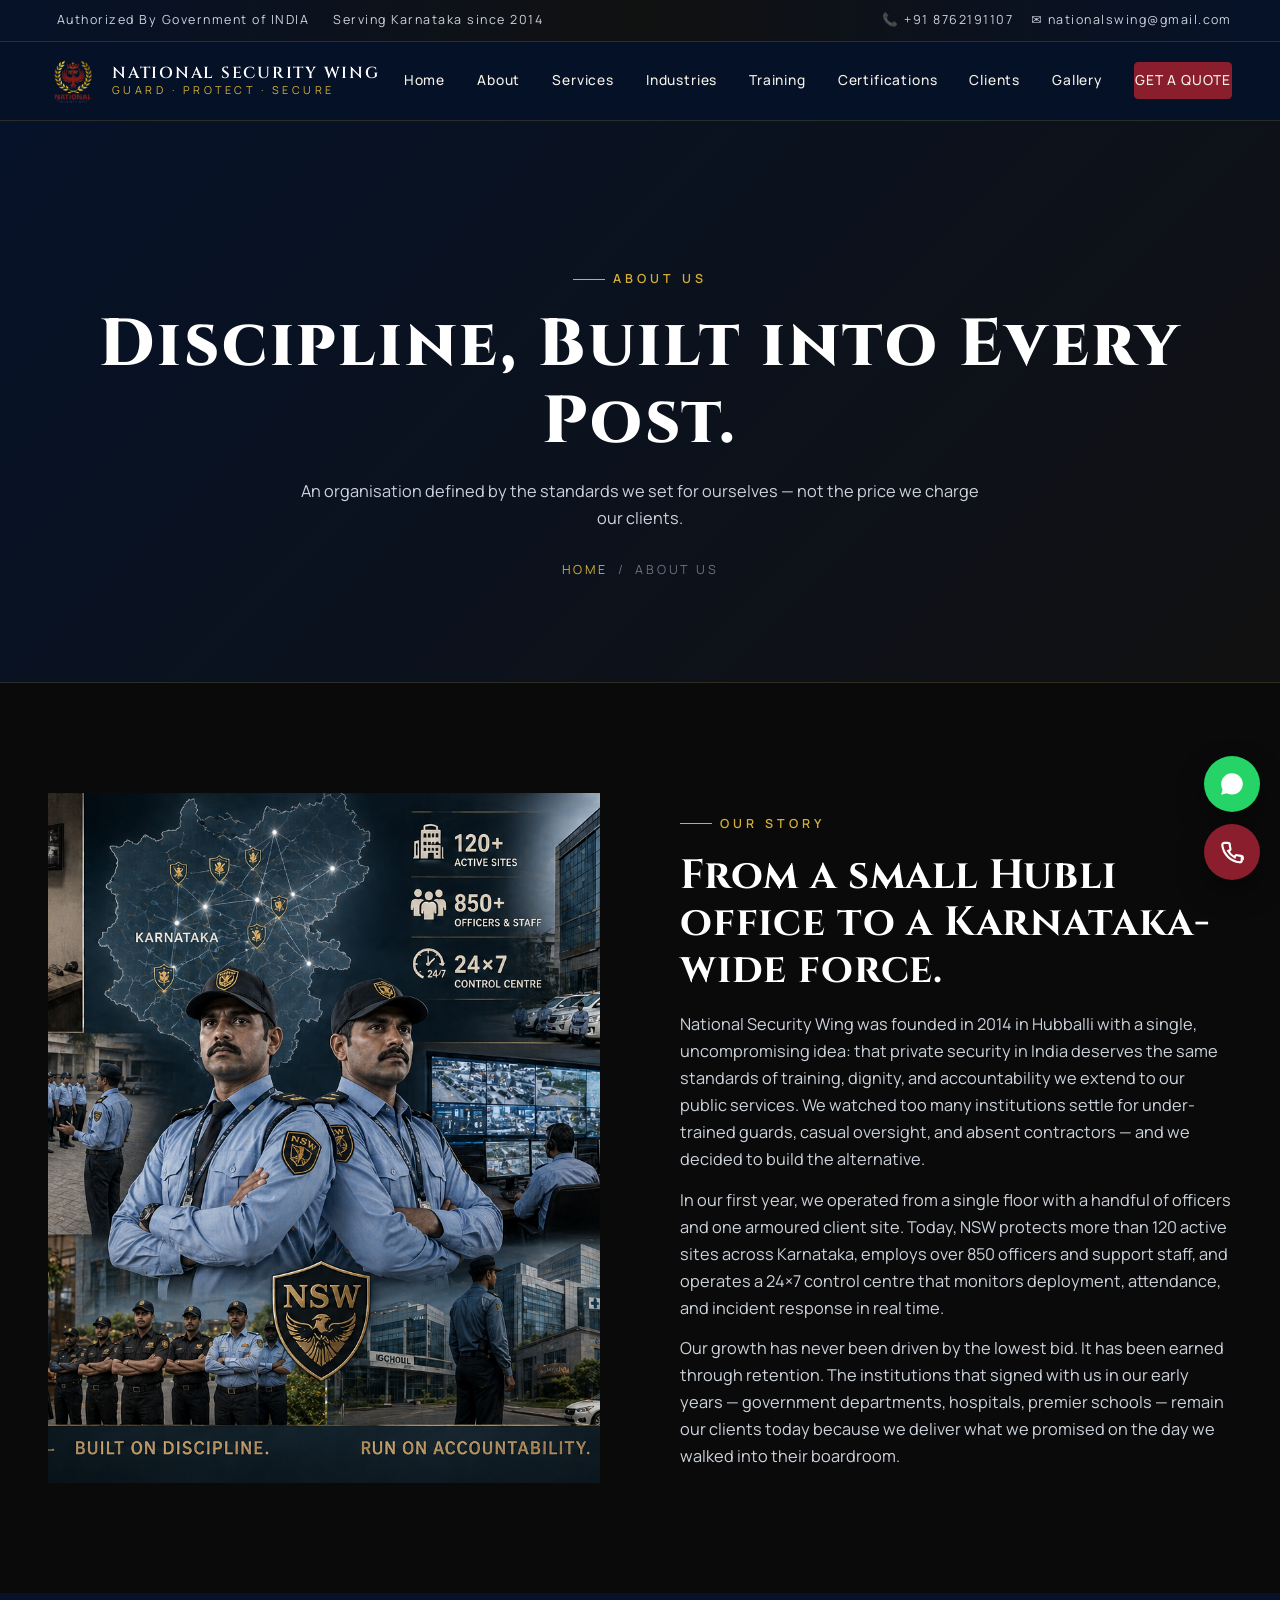
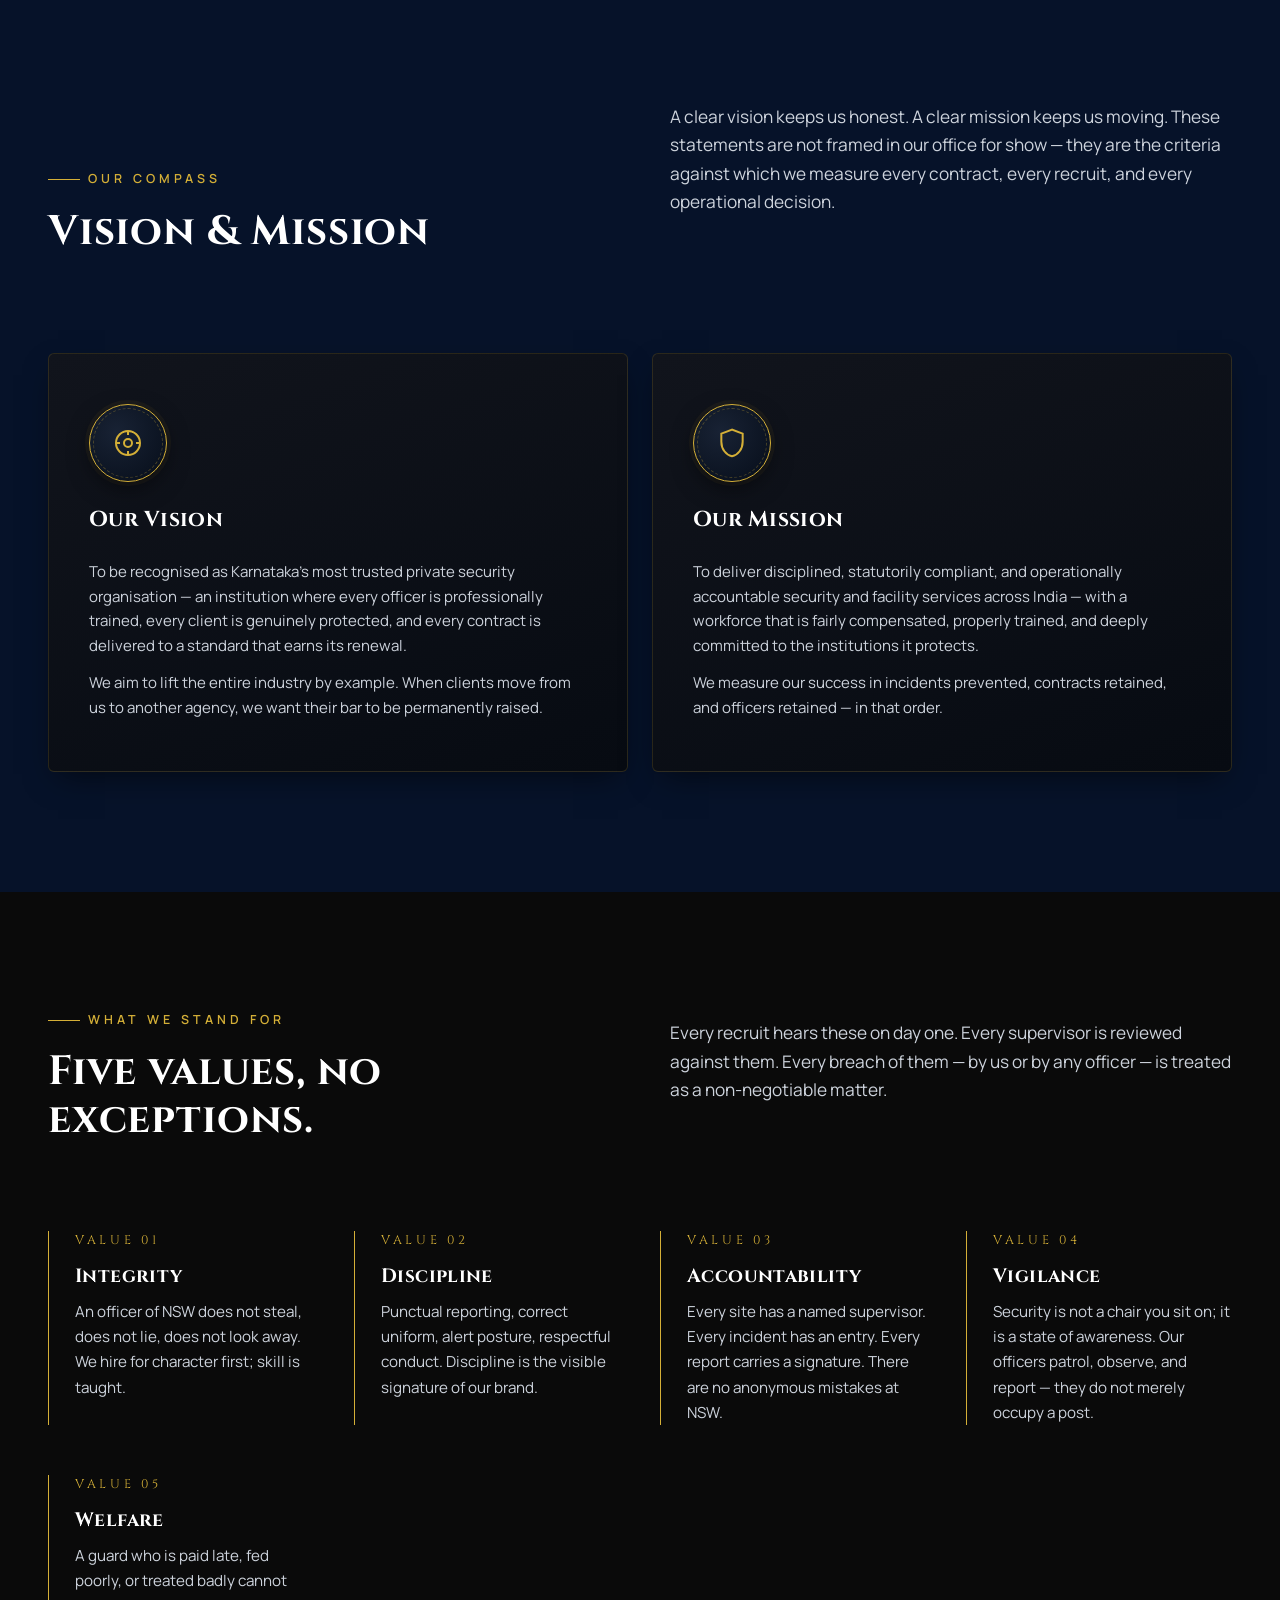
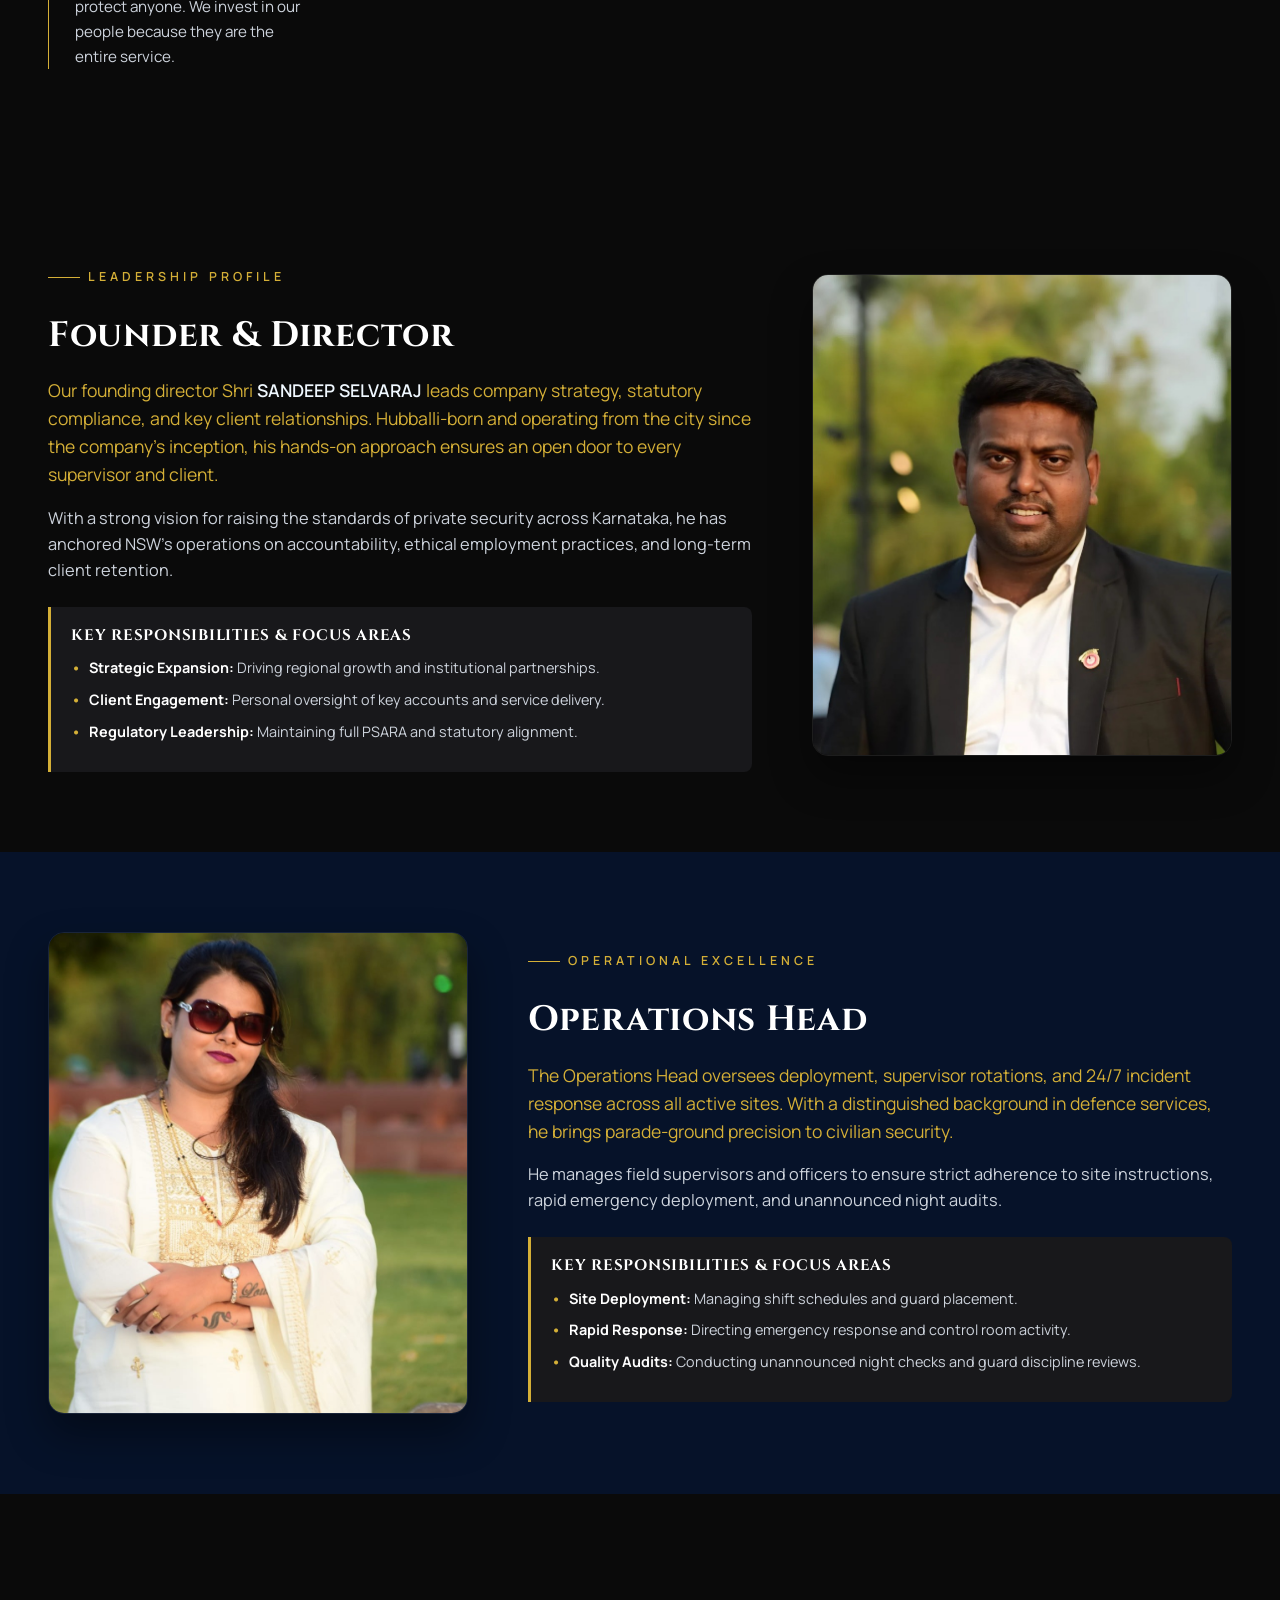
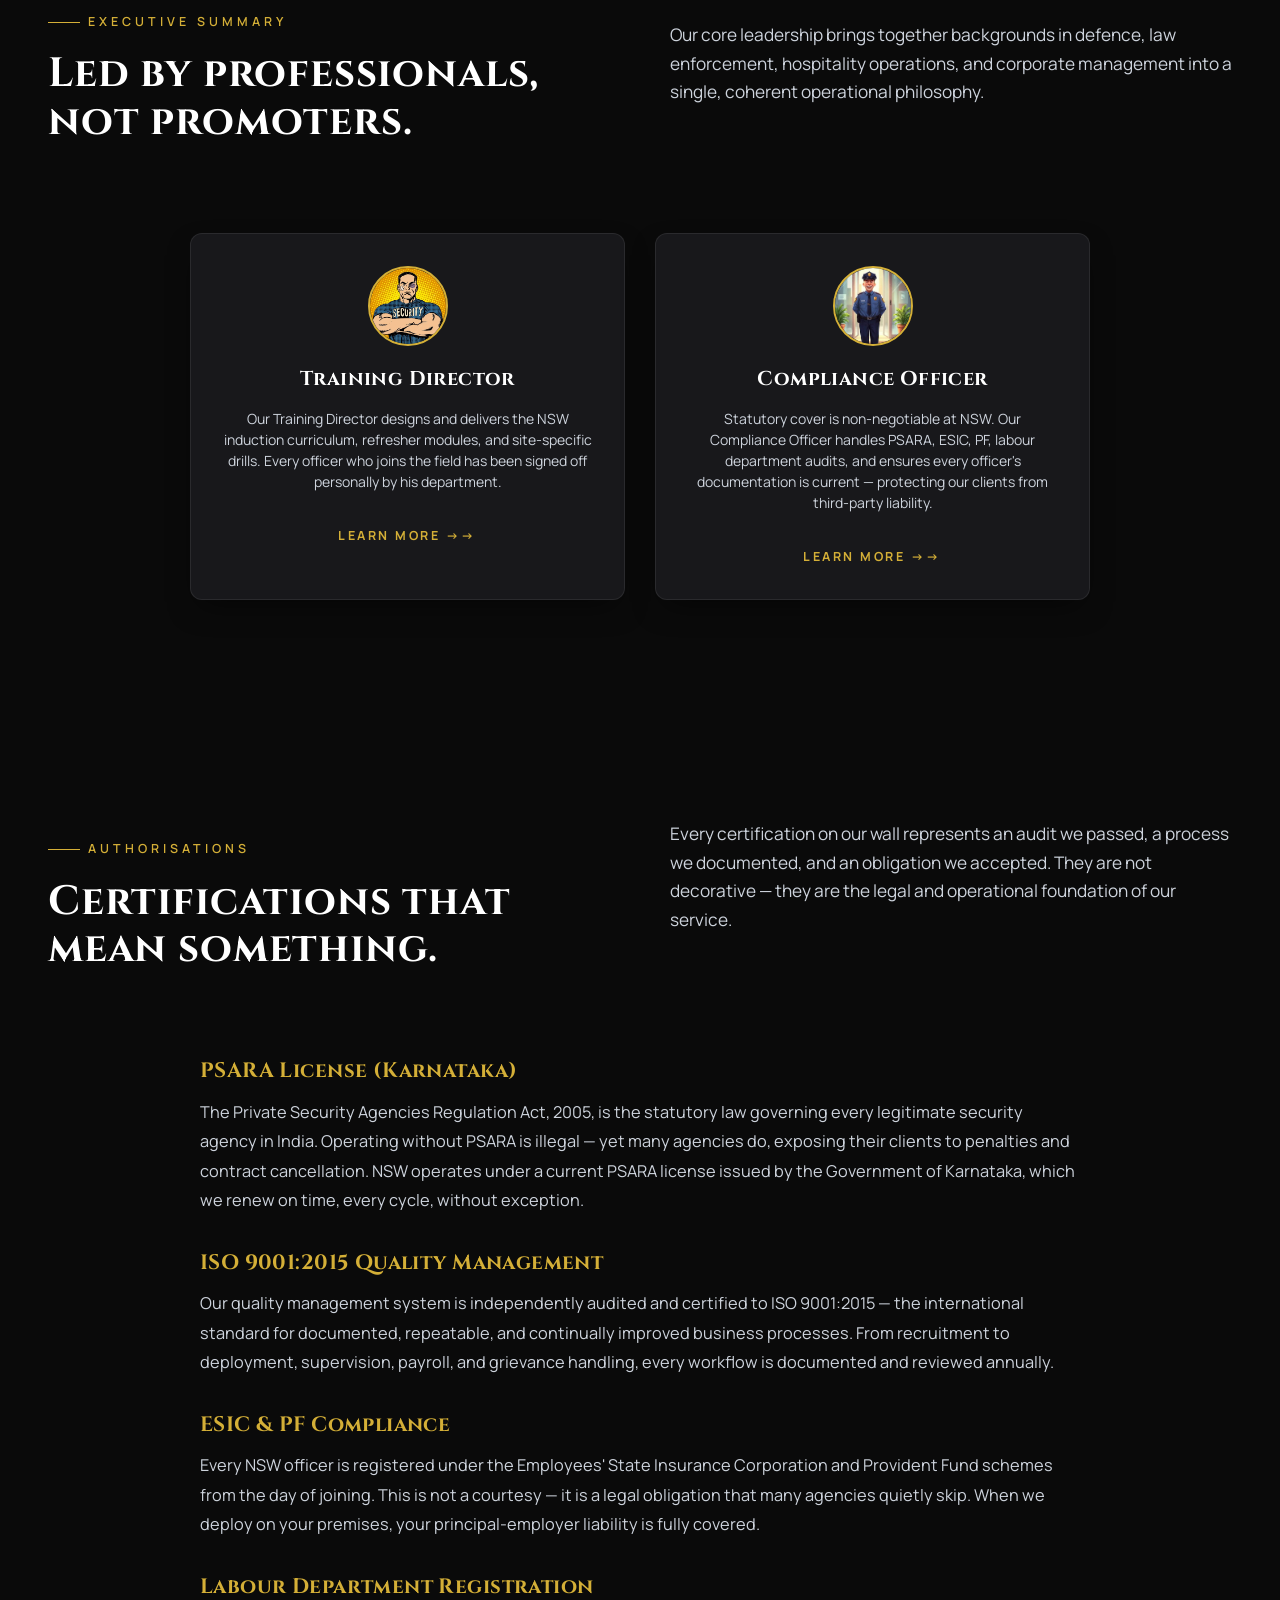
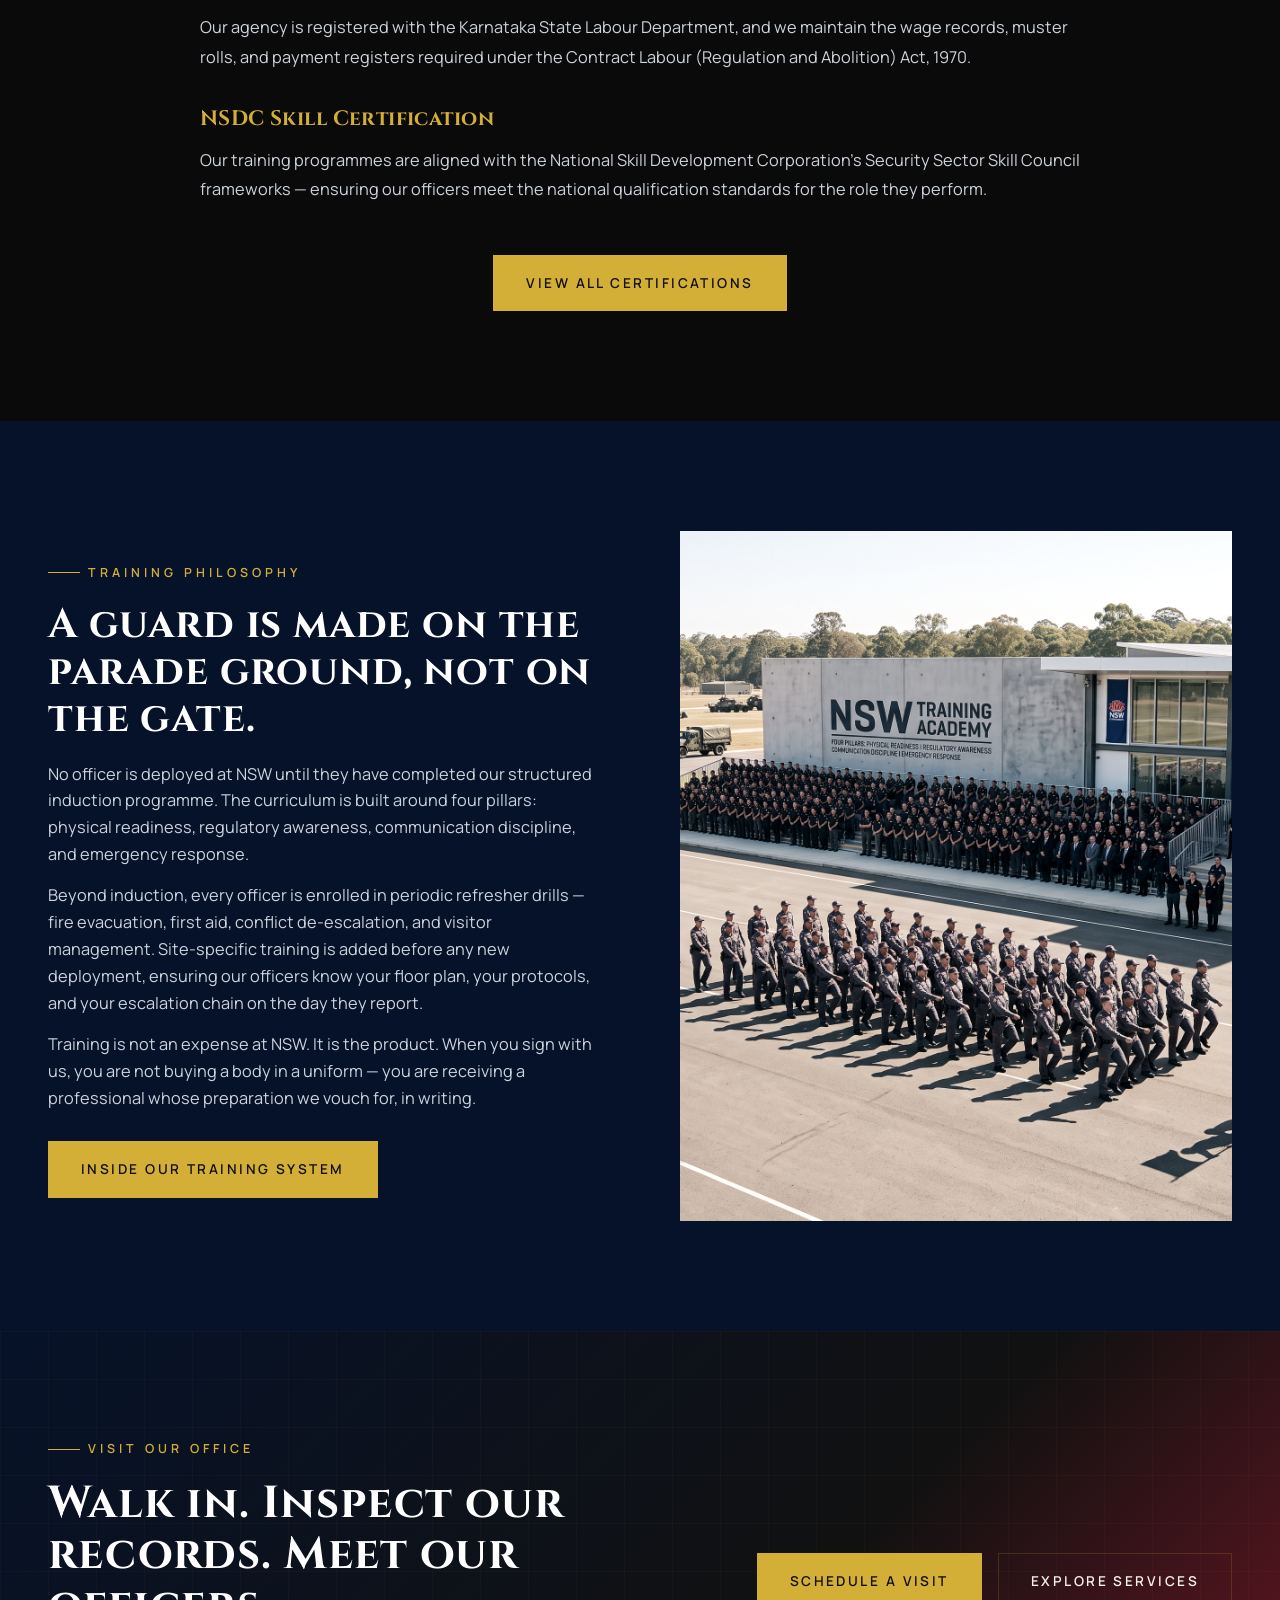
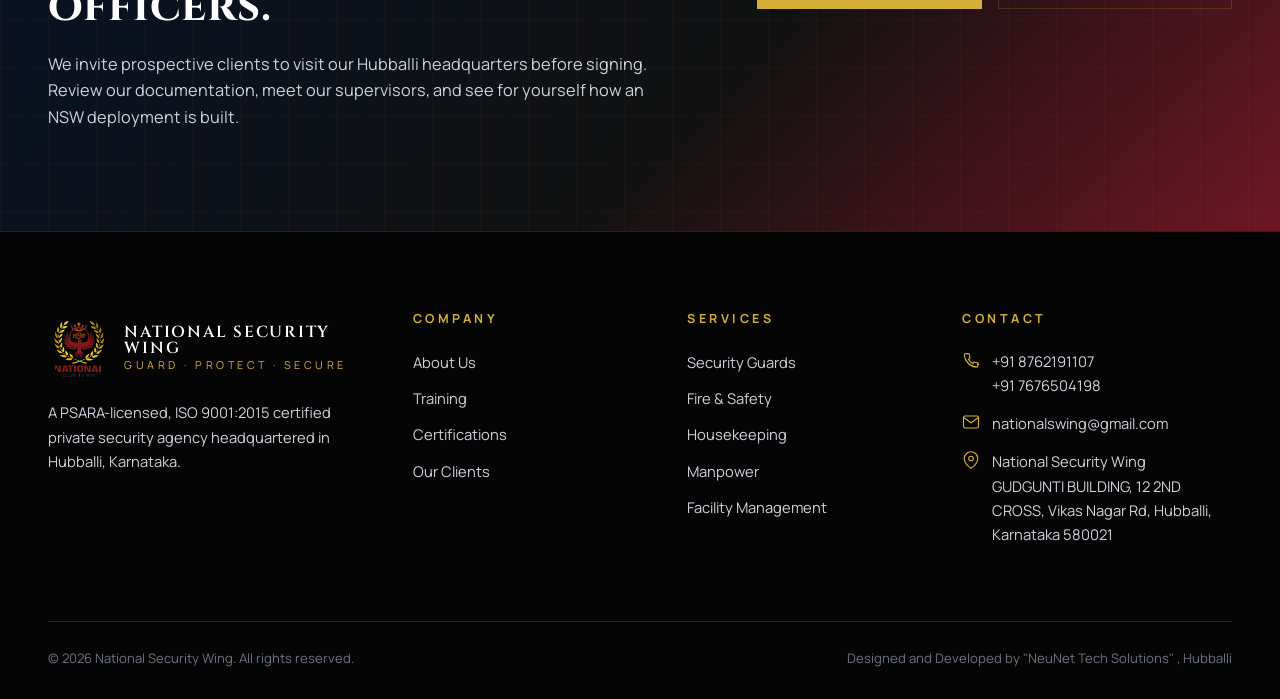
<file: about.html>
<!DOCTYPE html>
<html lang="en">
<head>
<meta charset="UTF-8">
<meta name="viewport" content="width=device-width, initial-scale=1.0">
<title>About National Security Wing | Hubli's Premier Security Agency</title>
<meta name="description" content="Learn about National Security Wing — a PSARA-licensed, ISO 9001:2015 certified security agency in Hubballi, Karnataka. Our story, vision, leadership, and operating philosophy.">
<meta name="keywords" content="about NSW, security agency Karnataka, PSARA licensed Hubli, security company history, NSW Hubballi about us">
<link rel="canonical" href="https://nationalsecuritywing.com/about.html">
<link rel="stylesheet" href="assets/css/style.css">
</head>
<style>
  /* Brand Mark Wrapper */
.brand-mark {
  display: flex;
  align-items: center;
  justify-content: center;
  width: 70px;
  height: 70px;
  flex-shrink: 0; /* Prevents logo from shrinking on smaller screens */
  overflow: hidden; /* Clips any unintended overflow */
}

/* Logo Image Styling */
.brand-mark img {
  width: 100%;
  height: 100%;
  object-fit: contain; /* Preserves logo proportions without stretching */
  display: block;
  border: none;
}

/* Optional: Slight opacity shift on hover for interactive feel */
.brand:hover .brand-mark img {
  opacity: 0.9;
  transition: opacity 0.2s ease;
}
</style>
<body>

<div class="topbar">
  <div class="topbar-inner">
    <div class="topbar-left">
      <span><span class="gold-dot"></span>&nbsp;&nbsp;Authorized By Government of INDIA</span>
      <span>Serving Karnataka since 2014</span>
    </div>
    <div class="topbar-right">
      <a href="tel:+918762191107">📞 +91 8762191107</a>
      <a href="mailto: nationalswing@gmail.com">✉  nationalswing@gmail.com</a>
    </div>
  </div>
</div>

  <header class="site-header">
  <nav class="nav">
    <a href="index.html" class="brand">
      <img src="assets/images/logo.png" alt="NSW Logo" width="50" height="50">
      <div class="brand-text">
        <span class="brand-name">NATIONAL SECURITY WING</span>
        <span class="brand-tag">Guard · Protect · Secure</span>
      </div>
    </a>

    <!-- Hamburger Button -->
    <button class="nav-toggle" id="navToggle" aria-label="Toggle navigation">
      <span></span>
      <span></span>
      <span></span>
    </button>

    <!-- Navigation Links -->
    <div class="nav-links" id="navLinks">
      <a href="index.html">Home</a>
      <a href="about.html">About</a>
      <a href="services.html">Services</a>
      <a href="industries.html">Industries</a>
      <a href="training.html">Training</a>
      <a href="certifications.html">Certifications</a>
      <a href="clients.html">Clients</a>
      <a href="gallery.html">Gallery</a>
      <a href="contact.html" class="nav-cta">Get a Quote</a>
    </div>
  </nav>
</header>

<section class="page-header">
  <div class="container">
    <div class="page-header-inner">
      <span class="eyebrow">About Us</span>
      <h1>Discipline, Built into Every Post.</h1>
      <p style="max-width:680px; margin: 18px auto 0;">An organisation defined by the standards we set for ourselves — not the price we charge our clients.</p>
      <div class="breadcrumb" style="margin-top: 28px;">
        <a href="index.html">Home</a> <span>/</span> <span>About Us</span>
      </div>
    </div>
  </div>
</section>

<!-- INTRODUCTION -->
<section class="section-dark">
  <div class="container">
    <div class="split">
      <div class="split-img fade-up">
        <img src="assets/images/hubli.png" alt="NSW Officers in formation">
      </div>
      <div class="fade-up">
        <span class="eyebrow">Our Story</span>
        <h2>From a small Hubli office to a Karnataka-wide force.</h2>
        <p style="margin-top:18px;">National Security Wing was founded in 2014 in Hubballi with a single, uncompromising idea: that private security in India deserves the same standards of training, dignity, and accountability we extend to our public services. We watched too many institutions settle for under-trained guards, casual oversight, and absent contractors — and we decided to build the alternative.</p>
        <p style="margin-top:14px;">In our first year, we operated from a single floor with a handful of officers and one armoured client site. Today, NSW protects more than 120 active sites across Karnataka, employs over 850 officers and support staff, and operates a 24×7 control centre that monitors deployment, attendance, and incident response in real time.</p>
        <p style="margin-top:14px;">Our growth has never been driven by the lowest bid. It has been earned through retention. The institutions that signed with us in our early years — government departments, hospitals, premier schools — remain our clients today because we deliver what we promised on the day we walked into their boardroom.</p>
      </div>
    </div>
  </div>
</section>

<!-- VISION & MISSION -->
<section class="section-deep">
  <div class="container">
    <div class="section-head">
      <div class="fade-up">
        <span class="eyebrow">Our Compass</span>
        <h2 class="section-title">Vision & Mission</h2>
      </div>
      <p class="section-lead fade-up">A clear vision keeps us honest. A clear mission keeps us moving. These statements are not framed in our office for show — they are the criteria against which we measure every contract, every recruit, and every operational decision.</p>
    </div>

    <div class="services-grid">
      <article class="service-card fade-up" style="padding: 50px 40px;">
        <div class="service-icon"><svg viewBox="0 0 24 24" fill="none" stroke="currentColor" stroke-width="1.5"><circle cx="12" cy="12" r="9"/><circle cx="12" cy="12" r="3"/><path d="M12 3v3M12 18v3M3 12h3M18 12h3"/></svg></div>
        <h3>Our Vision</h3>
        <p style="margin-top: 14px;">To be recognised as Karnataka's most trusted private security organisation — an institution where every officer is professionally trained, every client is genuinely protected, and every contract is delivered to a standard that earns its renewal.</p>
        <p style="margin-top: 12px;">We aim to lift the entire industry by example. When clients move from us to another agency, we want their bar to be permanently raised.</p>
      </article>

      <article class="service-card fade-up" style="padding: 50px 40px;">
        <div class="service-icon"><svg viewBox="0 0 24 24" fill="none" stroke="currentColor" stroke-width="1.5"><path d="M12 2L4 5v6c0 5.5 3.5 10 8 11 4.5-1 8-5.5 8-11V5l-8-3z"/></svg></div>
        <h3>Our Mission</h3>
        <p style="margin-top: 14px;">To deliver disciplined, statutorily compliant, and operationally accountable security and facility services across India — with a workforce that is fairly compensated, properly trained, and deeply committed to the institutions it protects.</p>
        <p style="margin-top: 12px;">We measure our success in incidents prevented, contracts retained, and officers retained — in that order.</p>
      </article>
    </div>
  </div>
</section>

<!-- CORE VALUES -->
<section class="section-dark">
  <div class="container">
    <div class="section-head">
      <div class="fade-up">
        <span class="eyebrow">What We Stand For</span>
        <h2 class="section-title">Five values, no exceptions.</h2>
      </div>
      <p class="section-lead fade-up">Every recruit hears these on day one. Every supervisor is reviewed against them. Every breach of them — by us or by any officer — is treated as a non-negotiable matter.</p>
    </div>

    <div class="why-grid">
      <div class="why-item fade-up">
        <div class="num">VALUE 01</div>
        <h3>Integrity</h3>
        <p>An officer of NSW does not steal, does not lie, does not look away. We hire for character first; skill is taught.</p>
      </div>
      <div class="why-item fade-up">
        <div class="num">VALUE 02</div>
        <h3>Discipline</h3>
        <p>Punctual reporting, correct uniform, alert posture, respectful conduct. Discipline is the visible signature of our brand.</p>
      </div>
      <div class="why-item fade-up">
        <div class="num">VALUE 03</div>
        <h3>Accountability</h3>
        <p>Every site has a named supervisor. Every incident has an entry. Every report carries a signature. There are no anonymous mistakes at NSW.</p>
      </div>
      <div class="why-item fade-up">
        <div class="num">VALUE 04</div>
        <h3>Vigilance</h3>
        <p>Security is not a chair you sit on; it is a state of awareness. Our officers patrol, observe, and report — they do not merely occupy a post.</p>
      </div>
      <div class="why-item fade-up">
        <div class="num">VALUE 05</div>
        <h3>Welfare</h3>
        <p>A guard who is paid late, fed poorly, or treated badly cannot protect anyone. We invest in our people because they are the entire service.</p>
      </div>
    </div>
  </div>
</section>

<!-- LEADERSHIP -->
<!-- 01. DEEP DIVE SECTION: FOUNDER & DIRECTOR -->
<section class="section-dark leadership-deep-dive">
  <div class="container">
    <div class="leadership-flex-row">
      <!-- Left Content -->
      <div class="leadership-content fade-up">
        <span class="eyebrow">Leadership Profile</span>
        <h2>Founder & Director</h2>
        <p class="lead-text">
          Our founding director Shri <span style="font-weight: 600; color: aliceblue;" >SANDEEP SELVARAJ</span> leads company strategy, statutory compliance, and key client relationships. Hubballi-born and operating from the city since the company's inception, his hands-on approach ensures an open door to every supervisor and client.
        </p>
        <p>
          With a strong vision for raising the standards of private security across Karnataka, he has anchored NSW's operations on accountability, ethical employment practices, and long-term client retention.
        </p>
        
        <div class="leadership-highlights">
          <h4>Key Responsibilities & Focus Areas</h4>
          <ul>
            <li><strong>Strategic Expansion:</strong> Driving regional growth and institutional partnerships.</li>
            <li><strong>Client Engagement:</strong> Personal oversight of key accounts and service delivery.</li>
            <li><strong>Regulatory Leadership:</strong> Maintaining full PSARA and statutory alignment.</li>
          </ul>
        </div>
      </div>

      <!-- Right Image -->
      <div class="leadership-media fade-up">
        <div class="image-frame">
          <img src="assets/images/sandeep.jpeg" alt="Portrait of Founder & Director" loading="lazy">
        </div>
      </div>
    </div>
  </div>
</section>

<!-- 02. DEEP DIVE SECTION: OPERATIONS HEAD -->
<section class="section-deep leadership-deep-dive">
  <div class="container">
    <div class="leadership-flex-row reverse">
      <!-- Left Content (Visual Reverse on Desktop) -->
      <div class="leadership-content fade-up">
        <span class="eyebrow">Operational Excellence</span>
        <h2>Operations Head</h2>
        <p class="lead-text">
          The Operations Head oversees deployment, supervisor rotations, and 24/7 incident response across all active sites. With a distinguished background in defence services, he brings parade-ground precision to civilian security.
        </p>
        <p>
          He manages field supervisors and officers to ensure strict adherence to site instructions, rapid emergency deployment, and unannounced night audits.
        </p>

        <div class="leadership-highlights">
          <h4>Key Responsibilities & Focus Areas</h4>
          <ul>
            <li><strong>Site Deployment:</strong> Managing shift schedules and guard placement.</li>
            <li><strong>Rapid Response:</strong> Directing emergency response and control room activity.</li>
            <li><strong>Quality Audits:</strong> Conducting unannounced night checks and guard discipline reviews.</li>
          </ul>
        </div>
      </div>

      <!-- Right Image (Swapped on Desktop) -->
      <div class="leadership-media fade-up">
        <div class="image-frame">
          <img src="assets/images/O_head.jpeg" alt="Portrait of Operations Head" loading="lazy">
        </div>
      </div>
    </div>
  </div>
</section>

<!-- 03. TWO-CARD SUMMARY GRID -->
<section class="section-dark">
  <div class="container">
    <div class="section-head">
      <div class="fade-up">
        <span class="eyebrow">Executive Summary</span>
        <h2 class="section-title">Led by professionals, not promoters.</h2>
      </div>
      <p class="section-lead fade-up">
        Our core leadership brings together backgrounds in defence, law enforcement, hospitality operations, and corporate management into a single, coherent operational philosophy.
      </p>
    </div>

    <div class="leadership-two-grid">
      <!-- 01. Founder Card -->
      <article class="service-card fade-up leadership-card">
        <div class="card-avatar-wrapper">
          <img src="assets/images/trainer.jpg" alt="Founder & Director" class="director-profile-icon">
        </div>
        <h3>Training Director</h3>
        <p>Our Training Director designs and delivers the NSW induction curriculum, refresher modules, and site-specific drills. Every officer who joins the field has been signed off personally by his department.</p>
        <a href="#founder-deep" class="read-more" style="margin-top: 12px; display: inline-block;">Learn More &rarr;</a>
      </article>

      <!-- 02. Operations Head Card -->
      <article class="service-card fade-up leadership-card">
        <div class="card-avatar-wrapper">
          <img src="assets/images/c_officer.jpg" alt="Compliance Officer" class="director-profile-icon">
        </div>
        <h3>Compliance Officer</h3>
        <p>Statutory cover is non-negotiable at NSW. Our Compliance Officer handles PSARA, ESIC, PF, labour department audits, and ensures every officer's documentation is current — protecting our clients from third-party liability.</p>
        <a href="#compliance-deep" class="read-more" style="margin-top: 12px; display: inline-block;">Learn More &rarr;</a>
      </article>
    </div>
  </div>
</section>

<!-- CERTIFICATIONS EXPLAINED -->
<section class="section-dark">
  <div class="container">
    <div class="section-head">
      <div class="fade-up">
        <span class="eyebrow">Authorisations</span>
        <h2 class="section-title">Certifications that mean something.</h2>
      </div>
      <p class="section-lead fade-up">Every certification on our wall represents an audit we passed, a process we documented, and an obligation we accepted. They are not decorative — they are the legal and operational foundation of our service.</p>
    </div>

    <div class="prose">
      <h3>PSARA License (Karnataka)</h3>
      <p>The Private Security Agencies Regulation Act, 2005, is the statutory law governing every legitimate security agency in India. Operating without PSARA is illegal — yet many agencies do, exposing their clients to penalties and contract cancellation. NSW operates under a current PSARA license issued by the Government of Karnataka, which we renew on time, every cycle, without exception.</p>

      <h3>ISO 9001:2015 Quality Management</h3>
      <p>Our quality management system is independently audited and certified to ISO 9001:2015 — the international standard for documented, repeatable, and continually improved business processes. From recruitment to deployment, supervision, payroll, and grievance handling, every workflow is documented and reviewed annually.</p>

      <h3>ESIC & PF Compliance</h3>
      <p>Every NSW officer is registered under the Employees' State Insurance Corporation and Provident Fund schemes from the day of joining. This is not a courtesy — it is a legal obligation that many agencies quietly skip. When we deploy on your premises, your principal-employer liability is fully covered.</p>

      <h3>Labour Department Registration</h3>
      <p>Our agency is registered with the Karnataka State Labour Department, and we maintain the wage records, muster rolls, and payment registers required under the Contract Labour (Regulation and Abolition) Act, 1970.</p>

      <h3>NSDC Skill Certification</h3>
      <p>Our training programmes are aligned with the National Skill Development Corporation's Security Sector Skill Council frameworks — ensuring our officers meet the national qualification standards for the role they perform.</p>
    </div>

    <div class="center mt-50 fade-up">
      <a href="certifications.html" class="btn btn-gold">View All Certifications</a>
    </div>
  </div>
</section>

<!-- TRAINING PHILOSOPHY -->
<section class="section-deep">
  <div class="container">
    <div class="split">
      <div class="fade-up">
        <span class="eyebrow">Training Philosophy</span>
        <h2>A guard is made on the parade ground, not on the gate.</h2>
        <p style="margin-top:18px;">No officer is deployed at NSW until they have completed our structured induction programme. The curriculum is built around four pillars: physical readiness, regulatory awareness, communication discipline, and emergency response.</p>
        <p style="margin-top:14px;">Beyond induction, every officer is enrolled in periodic refresher drills — fire evacuation, first aid, conflict de-escalation, and visitor management. Site-specific training is added before any new deployment, ensuring our officers know your floor plan, your protocols, and your escalation chain on the day they report.</p>
        <p style="margin-top:14px;">Training is not an expense at NSW. It is the product. When you sign with us, you are not buying a body in a uniform — you are receiving a professional whose preparation we vouch for, in writing.</p>
        <a href="training.html" class="btn btn-gold mt-30">Inside Our Training System</a>
      </div>
      <div class="split-img fade-up">
        <img src="assets/images/pared.png" alt="Training session">
      </div>
    </div>
  </div>
</section>

<!-- CTA -->
<section class="cta-banner">
  <div class="container">
    <div class="cta-banner-inner">
      <div class="fade-up">
        <span class="eyebrow">Visit Our Office</span>
        <h2>Walk in. Inspect our records. Meet our officers.</h2>
        <p style="margin-top:14px;">We invite prospective clients to visit our Hubballi headquarters before signing. Review our documentation, meet our supervisors, and see for yourself how an NSW deployment is built.</p>
      </div>
      <div class="actions fade-up">
        <a href="contact.html" class="btn btn-gold">Schedule a Visit</a>
        <a href="services.html" class="btn btn-ghost">Explore Services</a>
      </div>
    </div>
  </div>
</section>

<footer class="site-footer">
  <div class="container">
    <div class="footer-grid">
      <div class="footer-col footer-brand">
  <div class="brand">
    <div class="brand">
      <img src="assets/images/logo.png" alt="National Security Wing Logo" width="70" height="70">
    </div>
    <div class="brand-text">
      <span class="brand-name">NATIONAL SECURITY WING</span>
      <span class="brand-tag">Guard · Protect · Secure</span>
    </div>
  </div>
  <p>A PSARA-licensed, ISO 9001:2015 certified private security agency headquartered in Hubballi, Karnataka.</p>
</div>
      <div class="footer-col">
        <h4>Company</h4>
        <ul>
          <li><a href="about.html">About Us</a></li>
          <li><a href="training.html">Training</a></li>
          <li><a href="certifications.html">Certifications</a></li>
          <li><a href="clients.html">Our Clients</a></li>
        </ul>
      </div>
      <div class="footer-col">
        <h4>Services</h4>
        <ul>
          <li><a href="services.html#guards">Security Guards</a></li>
          <li><a href="services.html#fire">Fire & Safety</a></li>
          <li><a href="services.html#housekeeping">Housekeeping</a></li>
          <li><a href="services.html#manpower">Manpower</a></li>
          <li><a href="services.html#facility">Facility Management</a></li>
        </ul>
      </div>
      <div class="footer-col">
        <h4>Contact</h4>
        <div class="footer-contact-item">
          <svg viewBox="0 0 24 24" fill="none" stroke="currentColor" stroke-width="1.5"><path d="M21 16.5v3a2 2 0 01-2 2A18 18 0 013 5.5a2 2 0 012-2h3a2 2 0 012 2c0 1 .2 2 .5 3a2 2 0 01-.5 2L8.5 11a16 16 0 006 6l.5-1.5a2 2 0 012-.5c1 .3 2 .5 3 .5a2 2 0 012 2z"/></svg>
          <span>+91 8762191107<br>+91 7676504198</span>
        </div>
        <div class="footer-contact-item">
          <svg viewBox="0 0 24 24" fill="none" stroke="currentColor" stroke-width="1.5"><path d="M4 4h16a2 2 0 012 2v12a2 2 0 01-2 2H4a2 2 0 01-2-2V6a2 2 0 012-2z"/><path d="M22 6l-10 7L2 6"/></svg>
          <span> nationalswing@gmail.com</span>
        </div>
        <div class="footer-contact-item">
          <svg viewBox="0 0 24 24" fill="none" stroke="currentColor" stroke-width="1.5"><path d="M21 10c0 7-9 13-9 13s-9-6-9-13a9 9 0 0118 0z"/><circle cx="12" cy="10" r="3"/></svg>
          <span>National Security Wing
            <br />GUDGUNTI BUILDING, 12 2ND CROSS, Vikas Nagar Rd, Hubballi,<br />Karnataka 580021</span>
        </div>
      </div>
    </div>
    <div class="footer-bottom">
      <span>© 2026 National Security Wing. All rights reserved.</span>
      <span><a href="https://neunettechsolutions.com/" target="_blank">Designed and Developed by "NeuNet Tech Solutions" , Hubballi</a></span>
    </div>
  </div>
</footer>

<div class="float-actions">
  <a href="https://wa.me/918762191107" class="float-btn float-wa" aria-label="WhatsApp" target="_blank">
    <svg viewBox="0 0 24 24" fill="currentColor"><path d="M17.5 14c-.3-.1-1.7-.8-2-.9-.3-.1-.5-.1-.7.1-.2.3-.8.9-.9 1.1-.2.2-.3.2-.6.1-.3-.1-1.2-.5-2.3-1.5-.9-.7-1.4-1.7-1.6-2-.2-.3 0-.5.1-.6.1-.1.3-.3.4-.5.1-.2.2-.3.3-.5.1-.2 0-.4 0-.5l-.9-2.1c-.2-.5-.5-.5-.7-.5h-.6c-.2 0-.5.1-.8.4-.3.3-1 1-1 2.5s1.1 2.9 1.2 3.1c.1.2 2.1 3.2 5.1 4.5.7.3 1.3.5 1.7.6.7.2 1.4.2 1.9.1.6-.1 1.7-.7 2-1.4.2-.7.2-1.3.2-1.4-.1-.1-.3-.2-.6-.3zM12 2C6.5 2 2 6.5 2 12c0 1.8.5 3.5 1.3 5L2 22l5.2-1.4c1.4.8 3 1.2 4.7 1.2h.1c5.5 0 10-4.5 10-10S17.5 2 12 2z"/></svg>
  </a>
  <a href="tel:+918762191107" class="float-btn float-call" aria-label="Call">
    <svg viewBox="0 0 24 24" fill="none" stroke="currentColor" stroke-width="2"><path d="M21 16.5v3a2 2 0 01-2 2A18 18 0 013 5.5a2 2 0 012-2h3a2 2 0 012 2c0 1 .2 2 .5 3a2 2 0 01-.5 2L8.5 11a16 16 0 006 6l.5-1.5a2 2 0 012-.5c1 .3 2 .5 3 .5a2 2 0 012 2z"/></svg>
  </a>
</div>

<script src="assets/js/main.js"></script>
</body>
</html>
</file>
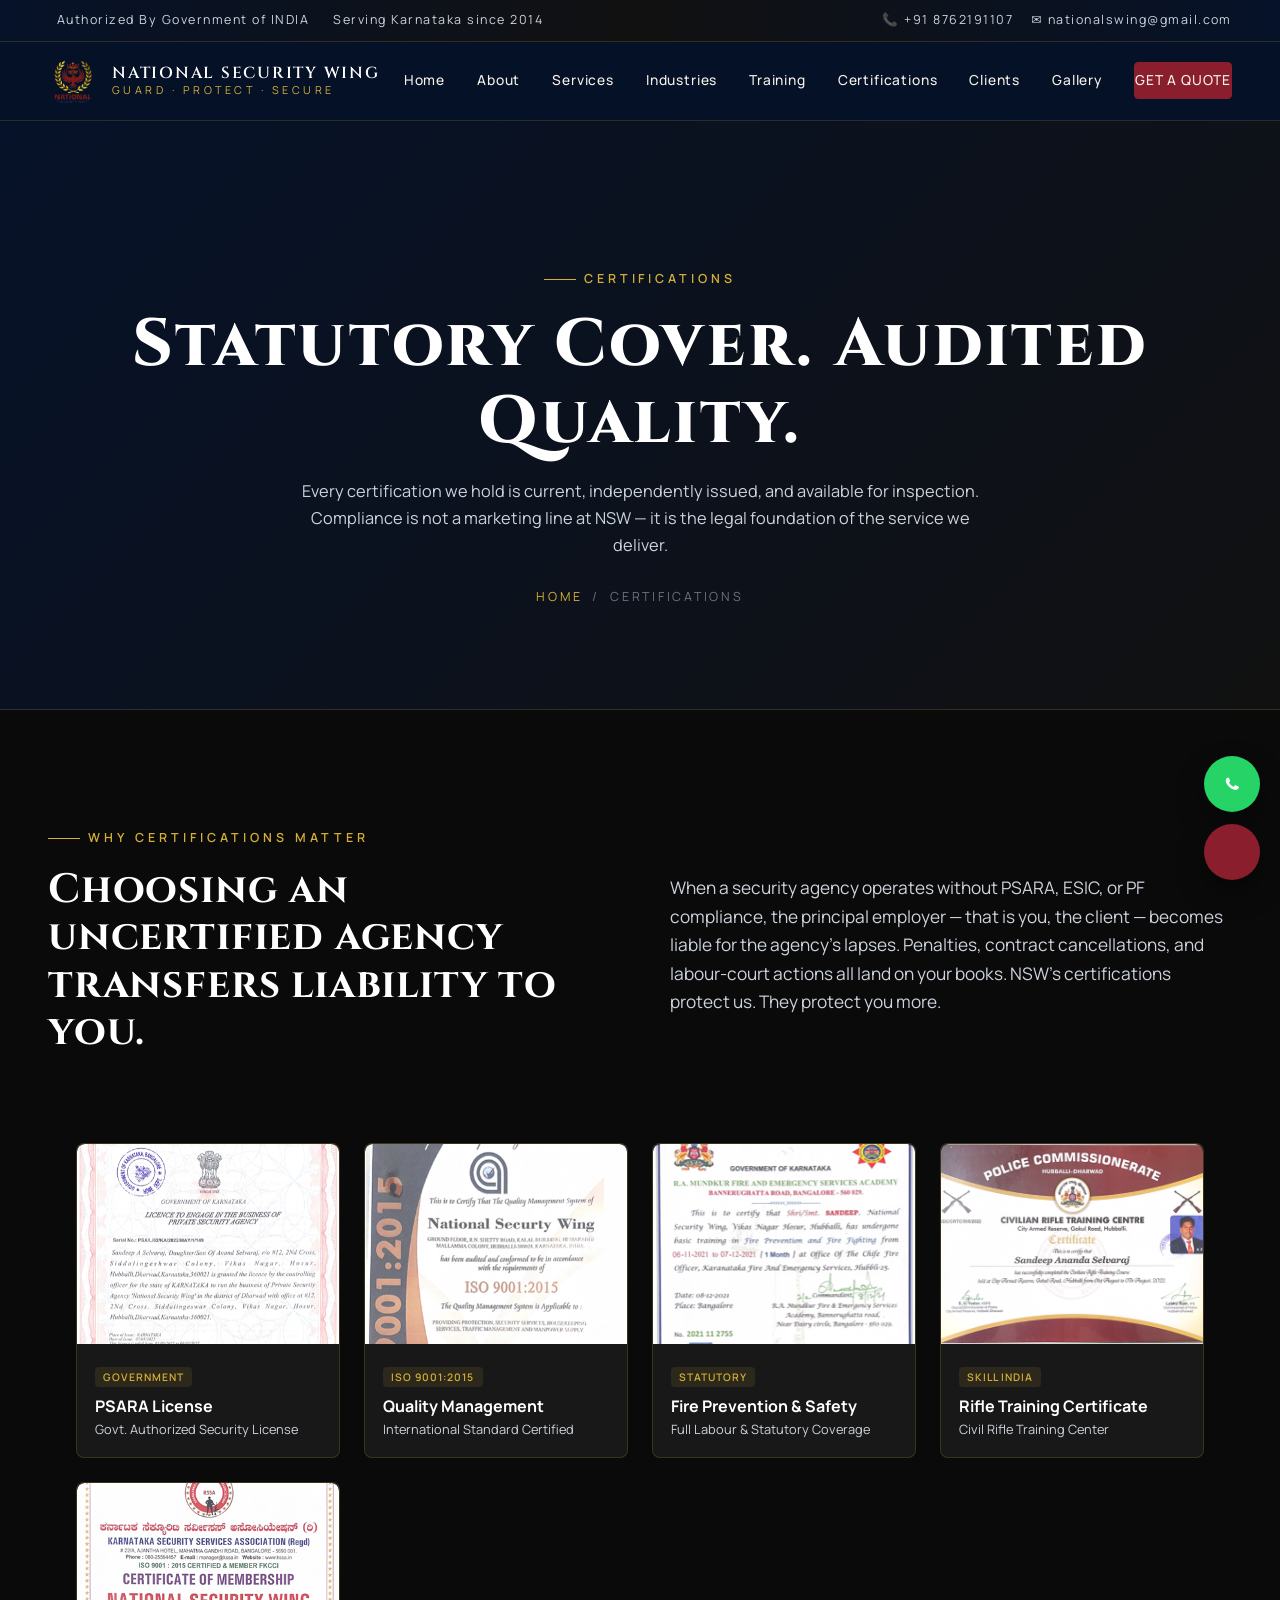
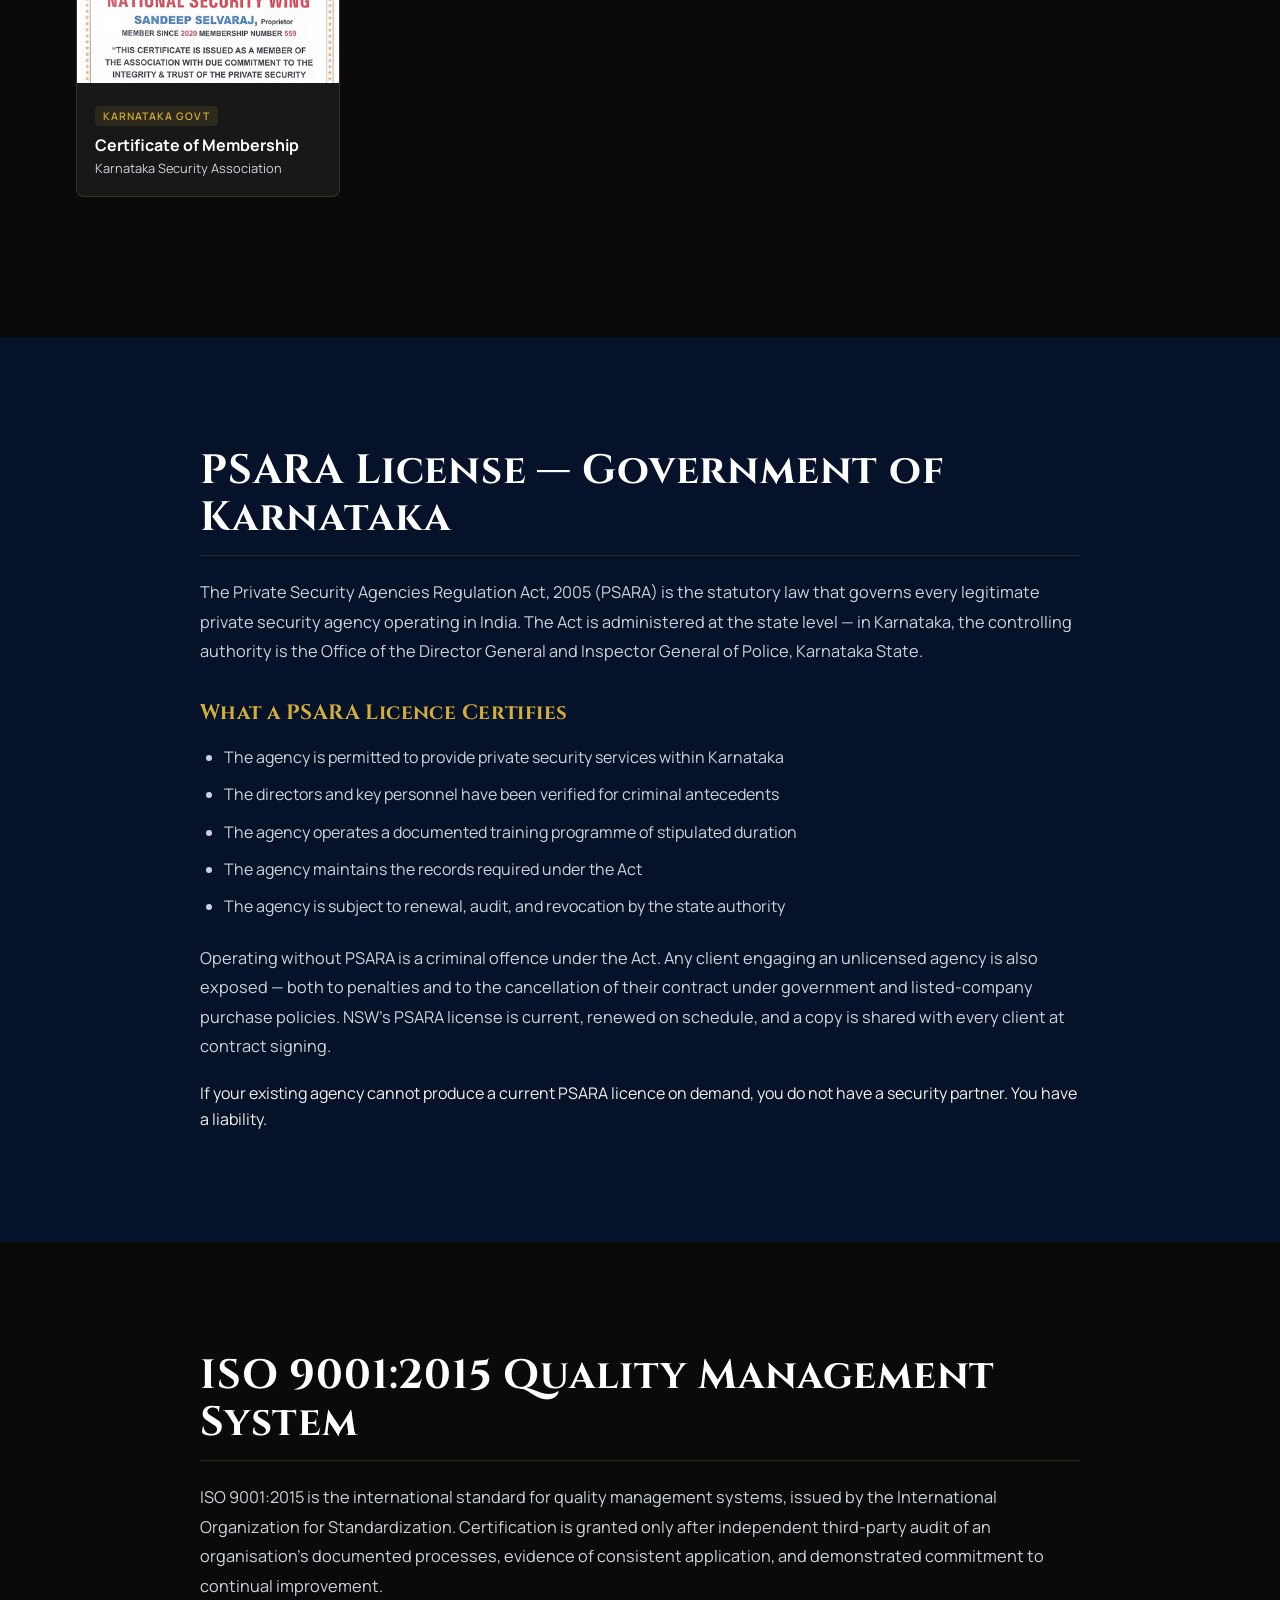
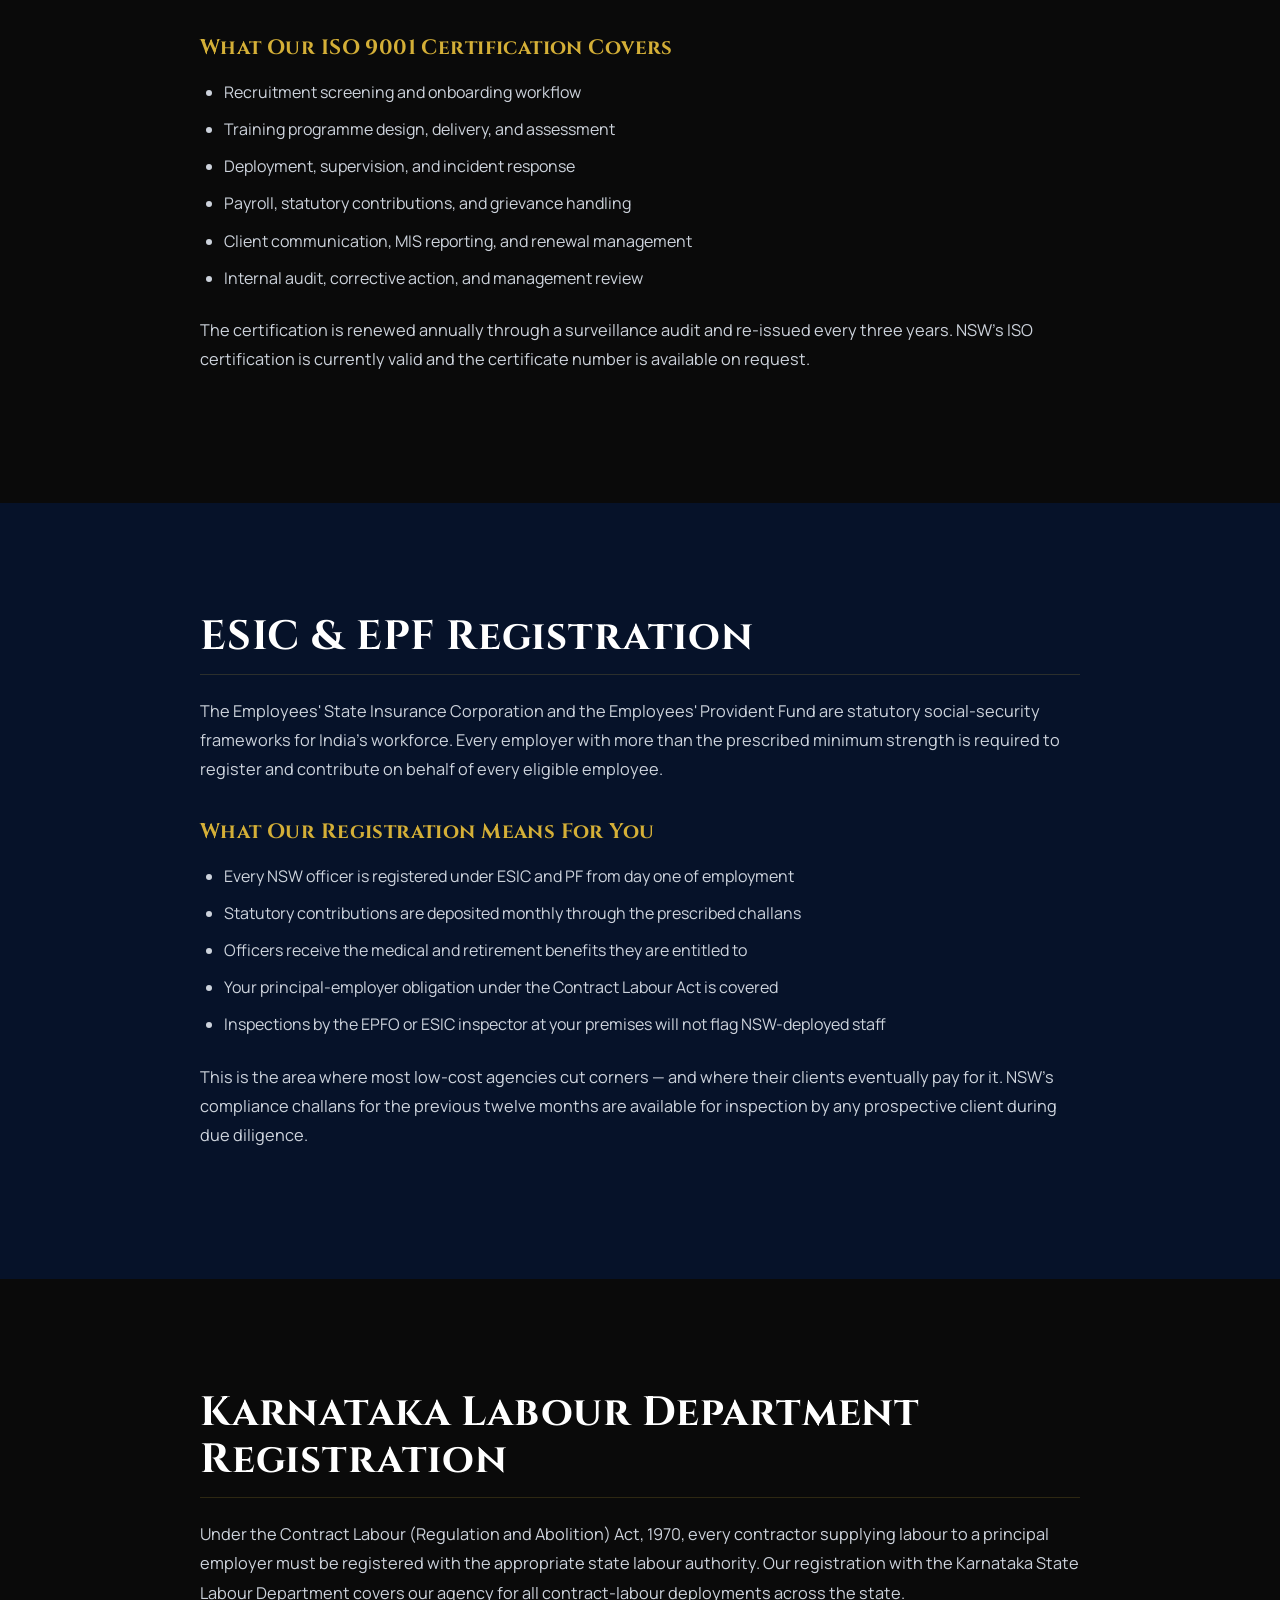
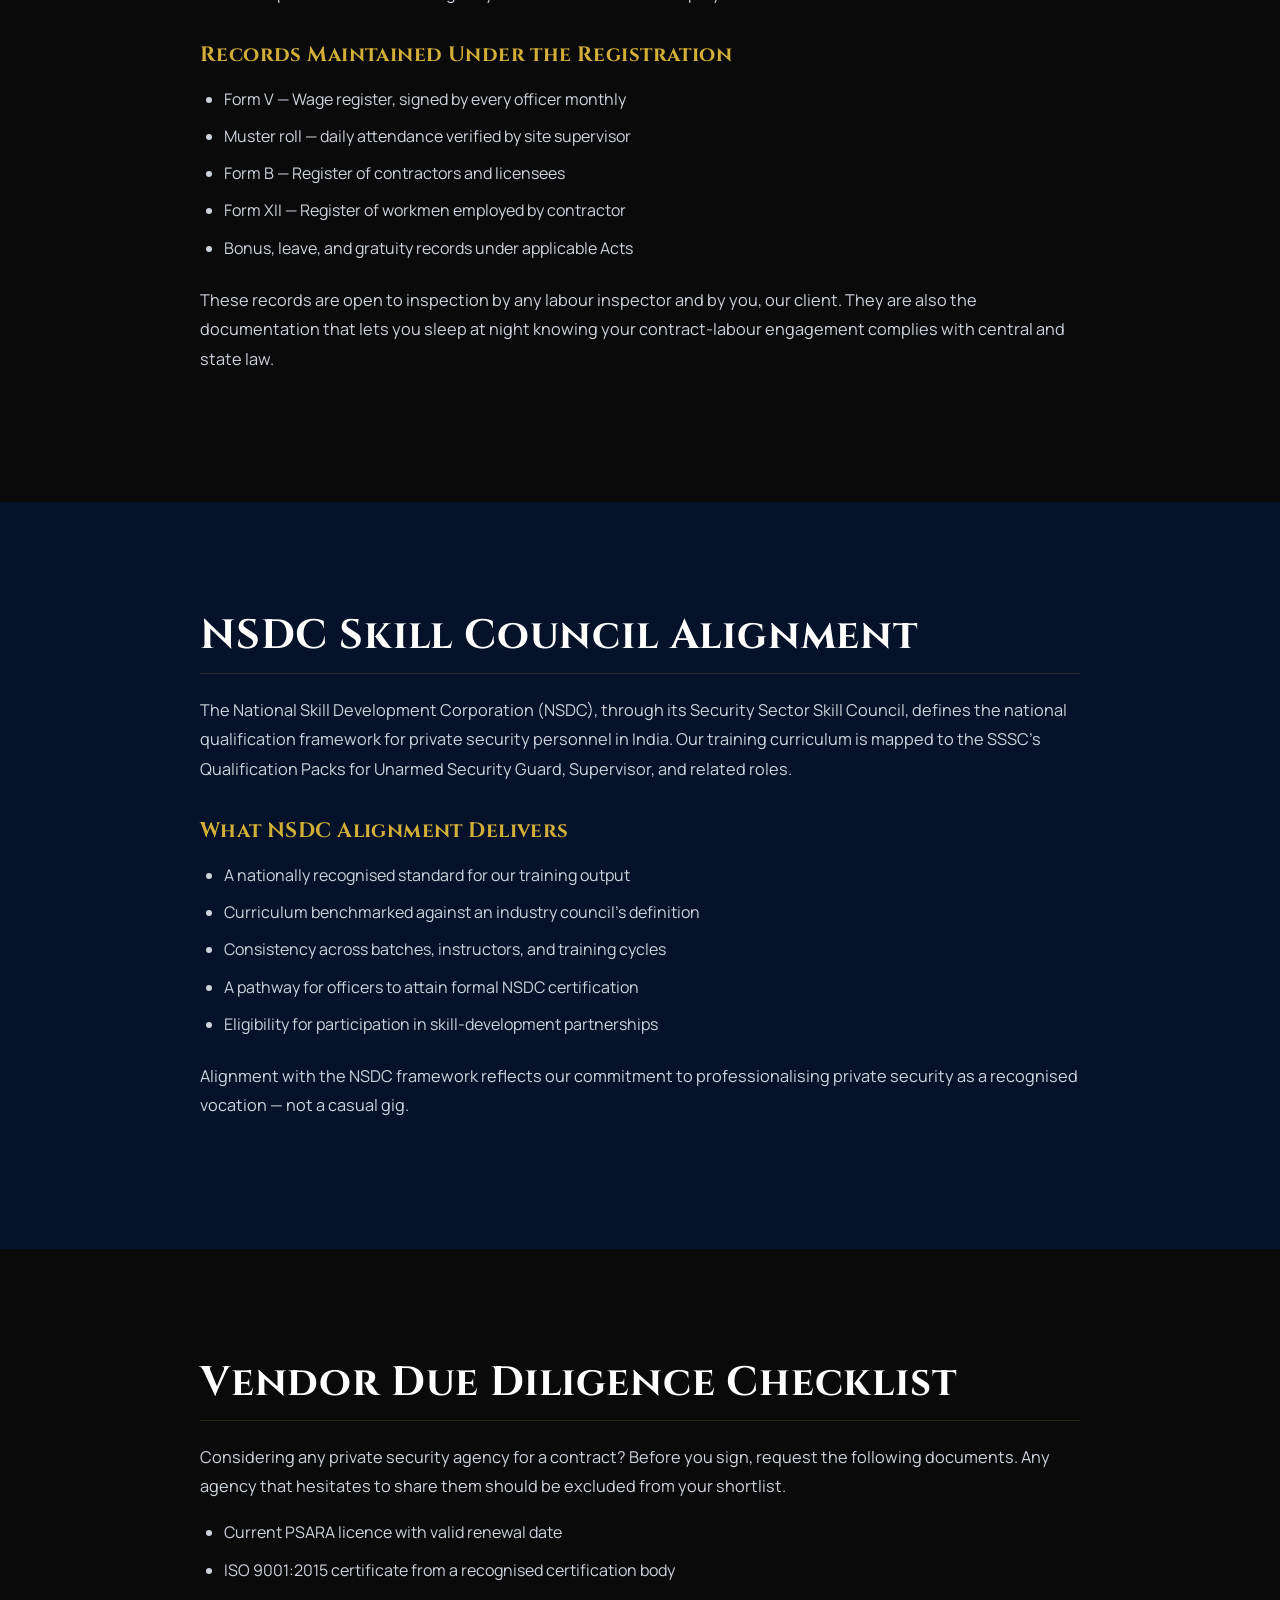
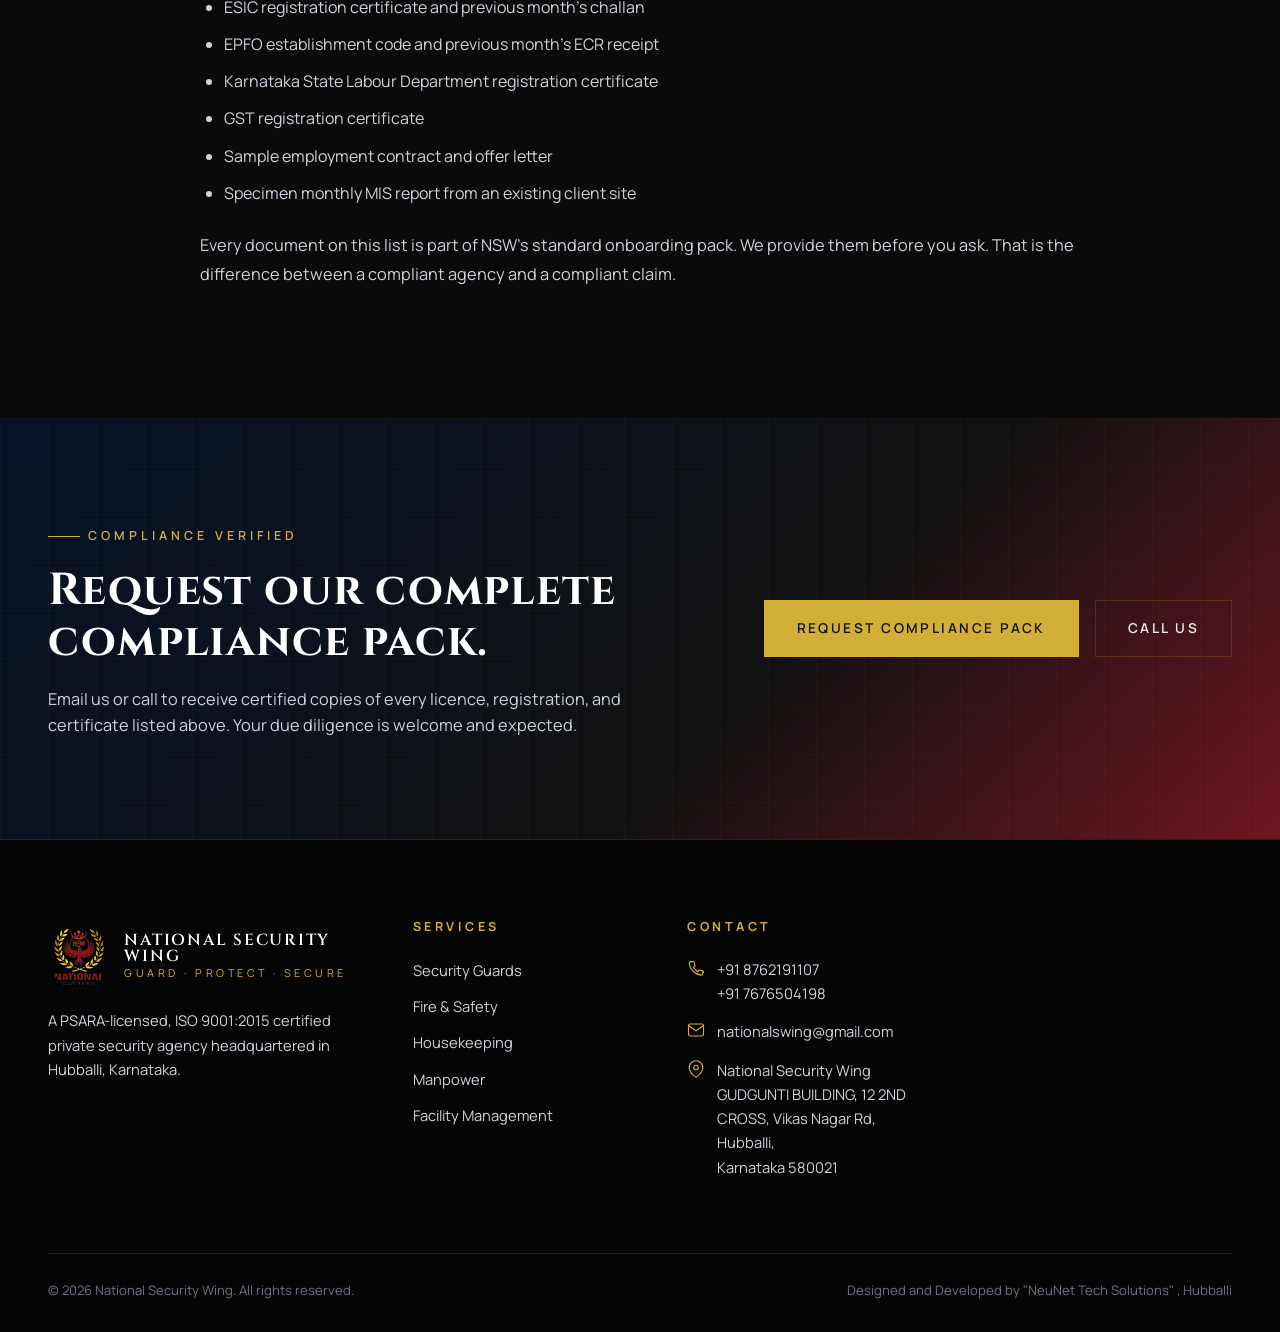
<file: certifications.html>
<!DOCTYPE html>
<html lang="en">
<head>
<meta charset="UTF-8">
<meta name="viewport" content="width=device-width, initial-scale=1.0">
<title>Certifications & Licenses | PSARA, ISO 9001 — National Security Wing Hubli</title>
<meta name="description" content="National Security Wing's certifications — PSARA license Karnataka, ISO 9001:2015, ESIC, PF, Labour Department registration, and NSDC alignment. Statutory cover that protects you.">
<meta name="keywords" content="PSARA license Karnataka, ISO 9001 security agency, ESIC PF compliant security Hubli, NSDC certified security, labour department registered security agency">
<link rel="canonical" href="https://nationalsecuritywing.com/certifications.html">
<link rel="stylesheet" href="assets/css/style.css">
<script src="assets/js/main.js"></script>
</head>
<body>

<div class="topbar">
  <div class="topbar-inner">
    <div class="topbar-left">
      <span><span class="gold-dot"></span>&nbsp;&nbsp;Authorized By Government of INDIA</span>
      <span>Serving Karnataka since 2014</span>
    </div>
    <div class="topbar-right">
      <a href="tel:+918762191107">📞 +91 8762191107</a>
      <a href="mailto: nationalswing@gmail.com">✉  nationalswing@gmail.com</a>
    </div>
  </div>
</div>

  <header class="site-header">
  <nav class="nav">
    <a href="index.html" class="brand">
      <img src="assets/images/logo.png" alt="NSW Logo" width="50" height="50">
      <div class="brand-text">
        <span class="brand-name">NATIONAL SECURITY WING</span>
        <span class="brand-tag">Guard · Protect · Secure</span>
      </div>
    </a>

    <!-- Hamburger Button -->
    <button class="nav-toggle" id="navToggle" aria-label="Toggle navigation">
      <span></span>
      <span></span>
      <span></span>
    </button>

    <!-- Navigation Links -->
    <div class="nav-links" id="navLinks">
      <a href="index.html">Home</a>
      <a href="about.html">About</a>
      <a href="services.html">Services</a>
      <a href="industries.html">Industries</a>
      <a href="training.html">Training</a>
      <a href="certifications.html">Certifications</a>
      <a href="clients.html">Clients</a>
      <a href="gallery.html">Gallery</a>
      <a href="contact.html" class="nav-cta">Get a Quote</a>
    </div>
  </nav>
</header>

<section class="page-header">
  <div class="container">
    <div class="page-header-inner">
      <span class="eyebrow">Certifications</span>
      <h1>Statutory Cover. Audited Quality.</h1>
      <p style="max-width:680px; margin: 18px auto 0;">Every certification we hold is current, independently issued, and available for inspection. Compliance is not a marketing line at NSW — it is the legal foundation of the service we deliver.</p>
      <div class="breadcrumb" style="margin-top: 28px;"><a href="index.html">Home</a> <span>/</span> <span>Certifications</span></div>
    </div>
  </div>
</section>

<!-- INTRO -->
<section class="section-dark">
  <div class="container">
    <div class="section-head">
      <div class="fade-up">
        <span class="eyebrow">Why Certifications Matter</span>
        <h2 class="section-title">Choosing an uncertified agency<br>transfers liability to you.</h2>
      </div>
      <p class="section-lead fade-up">When a security agency operates without PSARA, ESIC, or PF compliance, the principal employer — that is you, the client — becomes liable for the agency's lapses. Penalties, contract cancellations, and labour-court actions all land on your books. NSW's certifications protect us. They protect you more.</p>
    </div>

    <!-- CERTIFICATION STRIP -->
<div class="container">
  <div class="certs-strip">
    
    <!-- PSARA License -->
    <a href="./assets/images/licencse.png" target="_blank" rel="noopener noreferrer" class="cert-card">
      <div class="cert-thumb-wrapper">
        <img src="assets/images/licencse.png" alt="PSARA License Preview" class="cert-thumb-img" loading="lazy">
        <div class="cert-overlay">
          <span class="cert-view-btn">View Full Document &nearr;</span>
        </div>
      </div>
      <div class="cert-card-body">
        <div class="cert-card-header">
          <span class="cert-badge-tag">Government</span>
        </div>
        <div class="cert-title">PSARA License</div>
        <div class="cert-subtitle">Govt. Authorized Security License</div>
      </div>
    </a>

    <!-- ISO 9001 Certification -->
    <a href="./assets/images/registration.png" target="_blank" rel="noopener noreferrer" class="cert-card">
      <div class="cert-thumb-wrapper">
        <img src="assets/images/registration.png" alt="ISO 9001 Certificate Preview" class="cert-thumb-img" loading="lazy">
        <div class="cert-overlay">
          <span class="cert-view-btn">View Full Document &nearr;</span>
        </div>
      </div>
      <div class="cert-card-body">
        <div class="cert-card-header">
          <span class="cert-badge-tag">ISO 9001:2015</span>
        </div>
        <div class="cert-title">Quality Management</div>
        <div class="cert-subtitle">International Standard Certified</div>
      </div>
    </a>

    <!-- ESIC / PF Compliance -->
    <a href="./assets/images/training1.png" target="_blank" rel="noopener noreferrer" class="cert-card">
      <div class="cert-thumb-wrapper">
        <img src="assets/images/training1.png" alt="ESIC & PF Compliance Preview" class="cert-thumb-img" loading="lazy">
        <div class="cert-overlay">
          <span class="cert-view-btn">View Full Document &nearr;</span>
        </div>
      </div>
      <div class="cert-card-body">
        <div class="cert-card-header">
          <span class="cert-badge-tag">Statutory</span>
        </div>
        <div class="cert-title">Fire Prevention & Safety</div>
        <div class="cert-subtitle">Full Labour & Statutory Coverage</div>
      </div>
    </a>

    <!-- NSDC Skill Certification -->
    <a href="./assets/images/rifle training.png" target="_blank" rel="noopener noreferrer" class="cert-card">
      <div class="cert-thumb-wrapper">
        <img src="assets/images/rifle training.png" alt="NSDC Certification Preview" class="cert-thumb-img" loading="lazy">
        <div class="cert-overlay">
          <span class="cert-view-btn">View Full Document &nearr;</span>
        </div>
      </div>
      <div class="cert-card-body">
        <div class="cert-card-header">
          <span class="cert-badge-tag">Skill India</span>
        </div>
        <div class="cert-title">Rifle Training Certificate</div>
        <div class="cert-subtitle">Civil Rifle Training Center</div>
      </div>
    </a>

    <!-- Labour Department Registration -->
    <a href="./assets/images/Mambership card.png" target="_blank" rel="noopener noreferrer" class="cert-card">
      <div class="cert-thumb-wrapper">
        <img src="assets/images/Mambership card.png" alt="Labour Registration Preview" class="cert-thumb-img" loading="lazy">
        <div class="cert-overlay">
          <span class="cert-view-btn">View Full Document &nearr;</span>
        </div>
      </div>
      <div class="cert-card-body">
        <div class="cert-card-header">
          <span class="cert-badge-tag">Karnataka Govt</span>
        </div>
        <div class="cert-title">Certificate of Membership</div>
        <div class="cert-subtitle">Karnataka Security Association</div>
      </div>
    </a>

  </div>
</div>
  </div>
</section>

<!-- 1. PSARA -->
<section class="section-deep">
  <div class="container">
    <div class="prose">
      <h2>PSARA License — Government of Karnataka</h2>
      <p>The Private Security Agencies Regulation Act, 2005 (PSARA) is the statutory law that governs every legitimate private security agency operating in India. The Act is administered at the state level — in Karnataka, the controlling authority is the Office of the Director General and Inspector General of Police, Karnataka State.</p>

      <h3>What a PSARA Licence Certifies</h3>
      <ul>
        <li>The agency is permitted to provide private security services within Karnataka</li>
        <li>The directors and key personnel have been verified for criminal antecedents</li>
        <li>The agency operates a documented training programme of stipulated duration</li>
        <li>The agency maintains the records required under the Act</li>
        <li>The agency is subject to renewal, audit, and revocation by the state authority</li>
      </ul>

      <p>Operating without PSARA is a criminal offence under the Act. Any client engaging an unlicensed agency is also exposed — both to penalties and to the cancellation of their contract under government and listed-company purchase policies. NSW's PSARA license is current, renewed on schedule, and a copy is shared with every client at contract signing.</p>

      <blockquote>If your existing agency cannot produce a current PSARA licence on demand, you do not have a security partner. You have a liability.</blockquote>
    </div>
  </div>
</section>

<!-- 2. ISO 9001 -->
<section class="section-dark">
  <div class="container">
    <div class="prose">
      <h2>ISO 9001:2015 Quality Management System</h2>
      <p>ISO 9001:2015 is the international standard for quality management systems, issued by the International Organization for Standardization. Certification is granted only after independent third-party audit of an organisation's documented processes, evidence of consistent application, and demonstrated commitment to continual improvement.</p>

      <h3>What Our ISO 9001 Certification Covers</h3>
      <ul>
        <li>Recruitment screening and onboarding workflow</li>
        <li>Training programme design, delivery, and assessment</li>
        <li>Deployment, supervision, and incident response</li>
        <li>Payroll, statutory contributions, and grievance handling</li>
        <li>Client communication, MIS reporting, and renewal management</li>
        <li>Internal audit, corrective action, and management review</li>
      </ul>

      <p>The certification is renewed annually through a surveillance audit and re-issued every three years. NSW's ISO certification is currently valid and the certificate number is available on request.</p>
    </div>
  </div>
</section>

<!-- 3. ESIC + PF -->
<section class="section-deep">
  <div class="container">
    <div class="prose">
      <h2>ESIC & EPF Registration</h2>
      <p>The Employees' State Insurance Corporation and the Employees' Provident Fund are statutory social-security frameworks for India's workforce. Every employer with more than the prescribed minimum strength is required to register and contribute on behalf of every eligible employee.</p>

      <h3>What Our Registration Means For You</h3>
      <ul>
        <li>Every NSW officer is registered under ESIC and PF from day one of employment</li>
        <li>Statutory contributions are deposited monthly through the prescribed challans</li>
        <li>Officers receive the medical and retirement benefits they are entitled to</li>
        <li>Your principal-employer obligation under the Contract Labour Act is covered</li>
        <li>Inspections by the EPFO or ESIC inspector at your premises will not flag NSW-deployed staff</li>
      </ul>

      <p>This is the area where most low-cost agencies cut corners — and where their clients eventually pay for it. NSW's compliance challans for the previous twelve months are available for inspection by any prospective client during due diligence.</p>
    </div>
  </div>
</section>

<!-- 4. LABOUR DEPT -->
<section class="section-dark">
  <div class="container">
    <div class="prose">
      <h2>Karnataka Labour Department Registration</h2>
      <p>Under the Contract Labour (Regulation and Abolition) Act, 1970, every contractor supplying labour to a principal employer must be registered with the appropriate state labour authority. Our registration with the Karnataka State Labour Department covers our agency for all contract-labour deployments across the state.</p>

      <h3>Records Maintained Under the Registration</h3>
      <ul>
        <li>Form V — Wage register, signed by every officer monthly</li>
        <li>Muster roll — daily attendance verified by site supervisor</li>
        <li>Form B — Register of contractors and licensees</li>
        <li>Form XII — Register of workmen employed by contractor</li>
        <li>Bonus, leave, and gratuity records under applicable Acts</li>
      </ul>

      <p>These records are open to inspection by any labour inspector and by you, our client. They are also the documentation that lets you sleep at night knowing your contract-labour engagement complies with central and state law.</p>
    </div>
  </div>
</section>

<!-- 5. NSDC -->
<section class="section-deep">
  <div class="container">
    <div class="prose">
      <h2>NSDC Skill Council Alignment</h2>
      <p>The National Skill Development Corporation (NSDC), through its Security Sector Skill Council, defines the national qualification framework for private security personnel in India. Our training curriculum is mapped to the SSSC's Qualification Packs for Unarmed Security Guard, Supervisor, and related roles.</p>

      <h3>What NSDC Alignment Delivers</h3>
      <ul>
        <li>A nationally recognised standard for our training output</li>
        <li>Curriculum benchmarked against an industry council's definition</li>
        <li>Consistency across batches, instructors, and training cycles</li>
        <li>A pathway for officers to attain formal NSDC certification</li>
        <li>Eligibility for participation in skill-development partnerships</li>
      </ul>

      <p>Alignment with the NSDC framework reflects our commitment to professionalising private security as a recognised vocation — not a casual gig.</p>
    </div>
  </div>
</section>

<!-- DUE DILIGENCE -->
<section class="section-dark">
  <div class="container">
    <div class="prose">
      <h2>Vendor Due Diligence Checklist</h2>
      <p>Considering any private security agency for a contract? Before you sign, request the following documents. Any agency that hesitates to share them should be excluded from your shortlist.</p>

      <ul>
        <li>Current PSARA licence with valid renewal date</li>
        <li>ISO 9001:2015 certificate from a recognised certification body</li>
        <li>ESIC registration certificate and previous month's challan</li>
        <li>EPFO establishment code and previous month's ECR receipt</li>
        <li>Karnataka State Labour Department registration certificate</li>
        <li>GST registration certificate</li>
        <li>Sample employment contract and offer letter</li>
        <li>Specimen monthly MIS report from an existing client site</li>
      </ul>

      <p>Every document on this list is part of NSW's standard onboarding pack. We provide them before you ask. That is the difference between a compliant agency and a compliant claim.</p>
    </div>
  </div>
</section>

<!-- CTA -->
<section class="cta-banner">
  <div class="container">
    <div class="cta-banner-inner">
      <div class="fade-up">
        <span class="eyebrow">Compliance Verified</span>
        <h2>Request our complete compliance pack.</h2>
        <p style="margin-top:14px;">Email us or call to receive certified copies of every licence, registration, and certificate listed above. Your due diligence is welcome and expected.</p>
      </div>
      <div class="actions fade-up">
        <a href="contact.html" class="btn btn-gold">Request Compliance Pack</a>
        <a href="tel:+918762191107" class="btn btn-ghost">Call Us</a>
      </div>
    </div>
  </div>
</section>

<footer class="site-footer">
  <div class="container">
    <div class="footer-grid">
      <div class="footer-col footer-brand">
  <div class="brand">
    <div class="brand">
      <img src="assets/images/logo.png" alt="National Security Wing Logo" width="70" height="70">
    </div>
    <div class="brand-text">
      <span class="brand-name">NATIONAL SECURITY WING</span>
      <span class="brand-tag">Guard · Protect · Secure</span>
    </div>
  </div>
  <p>A PSARA-licensed, ISO 9001:2015 certified private security agency headquartered in Hubballi, Karnataka.</p>
</div>
      <div class="footer-col"><h4>Services</h4><ul><li><a href="services.html#guards">Security Guards</a></li><li><a href="services.html#fire">Fire & Safety</a></li><li><a href="services.html#housekeeping">Housekeeping</a></li><li><a href="services.html#manpower">Manpower</a></li><li><a href="services.html#facility">Facility Management</a></li></ul></div>
      <div class="footer-col"><h4>Contact</h4>
        <div class="footer-contact-item"><svg viewBox="0 0 24 24" fill="none" stroke="currentColor" stroke-width="1.5"><path d="M21 16.5v3a2 2 0 01-2 2A18 18 0 013 5.5a2 2 0 012-2h3a2 2 0 012 2c0 1 .2 2 .5 3a2 2 0 01-.5 2L8.5 11a16 16 0 006 6l.5-1.5a2 2 0 012-.5c1 .3 2 .5 3 .5a2 2 0 012 2z"/></svg><span>+91 8762191107<br>+91 7676504198</span></div>
        <div class="footer-contact-item"><svg viewBox="0 0 24 24" fill="none" stroke="currentColor" stroke-width="1.5"><path d="M4 4h16a2 2 0 012 2v12a2 2 0 01-2 2H4a2 2 0 01-2-2V6a2 2 0 012-2z"/><path d="M22 6l-10 7L2 6"/></svg><span> nationalswing@gmail.com</span></div>
        <div class="footer-contact-item"><svg viewBox="0 0 24 24" fill="none" stroke="currentColor" stroke-width="1.5"><path d="M21 10c0 7-9 13-9 13s-9-6-9-13a9 9 0 0118 0z"/><circle cx="12" cy="10" r="3"/></svg><span>National Security Wing
          <br />GUDGUNTI BUILDING, 12 2ND CROSS, Vikas Nagar Rd, Hubballi,<br / >Karnataka 580021</span></div>
      </div>
    </div>
    <div class="footer-bottom"><span>© 2026 National Security Wing. All rights reserved.</span><span><a href="https://neunettechsolutions.com/" target="_blank">Designed and Developed by "NeuNet Tech Solutions" , Hubballi</a></span></div>
  </div>
</footer>

<div class="float-actions">
  <a href="https://wa.me/918762191107" class="float-btn float-wa" aria-label="WhatsApp" target="_blank"><svg viewBox="0 0 24 24" fill="currentColor"><path d="M17.5 14c-.3-.1-1.7-.8-2-.9-.3-.1-.5-.1-.7.1-.2.3-.8.9-.9 1.1-.2.2-.3.2-.6.1-.3-.1-1.2-.5-2.3-1.5-.9-.7-1.4-1.7-1.6-2-.2-.3 0-.5.1-.6.1-.1.3-.3.4-.5.1-.2.2-.3.3-.5.1-.2 0-.4 0-.5l-.9-2.1c-.2-.5-.5-.5-.7-.5h-.6c-.2 0 -.5.1 -.8.4 -.3 .3 -1 1 -1 2.5 s1.1 2.9 1.2 3.1 c .1 .2 2.1 3.2 5.1 4.5 .7 .3 1.3 .5 1.7 .6 .7 .2 1.4 .2 1.9 .1 .6 -.1 1.7 -.7 2 -1.4 .2 -.7 .2 -1.3 .2 -1.4 -.１ -.１ -.3 -.２ -.6 -.３ %z"/></svg></a>
  <a href="tel:+918762191107" class="float-btn float-call" aria-label="Call"><svg viewBox="0 0 24 24" fill="none" stroke="currentColor" stroke-width="2"><path d="M2₁ ₁6.5v3a₂ ₂ 0 0₁-₂ ₂A₁₈ ₁₈ 0 0₁₃ ₅.5a₂ ₂ 0 0₁₂-₂h₃a₂ ₂ 0 0₁₂ ₂c0 ₁ .₂ ₂ .₅ ₃a₂ ₂ 0 0₁-."/>
        </html>
</file>
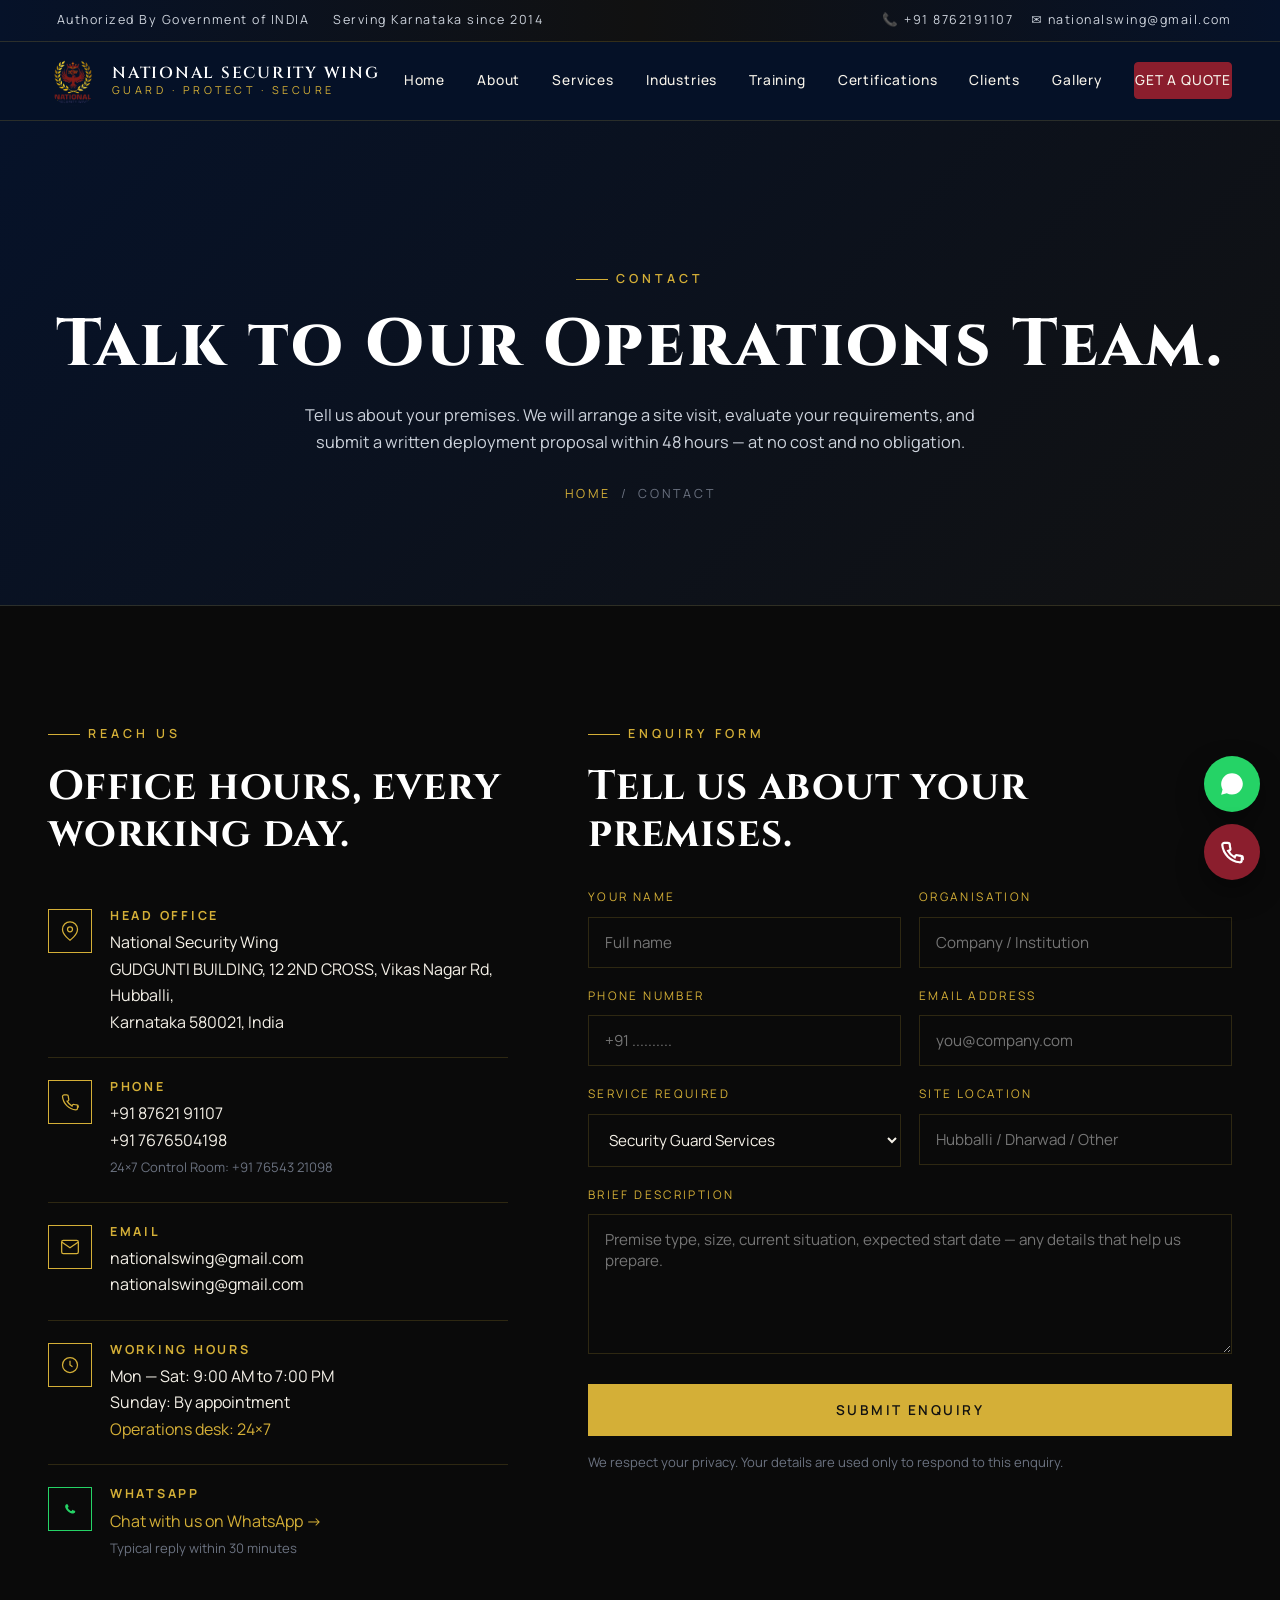
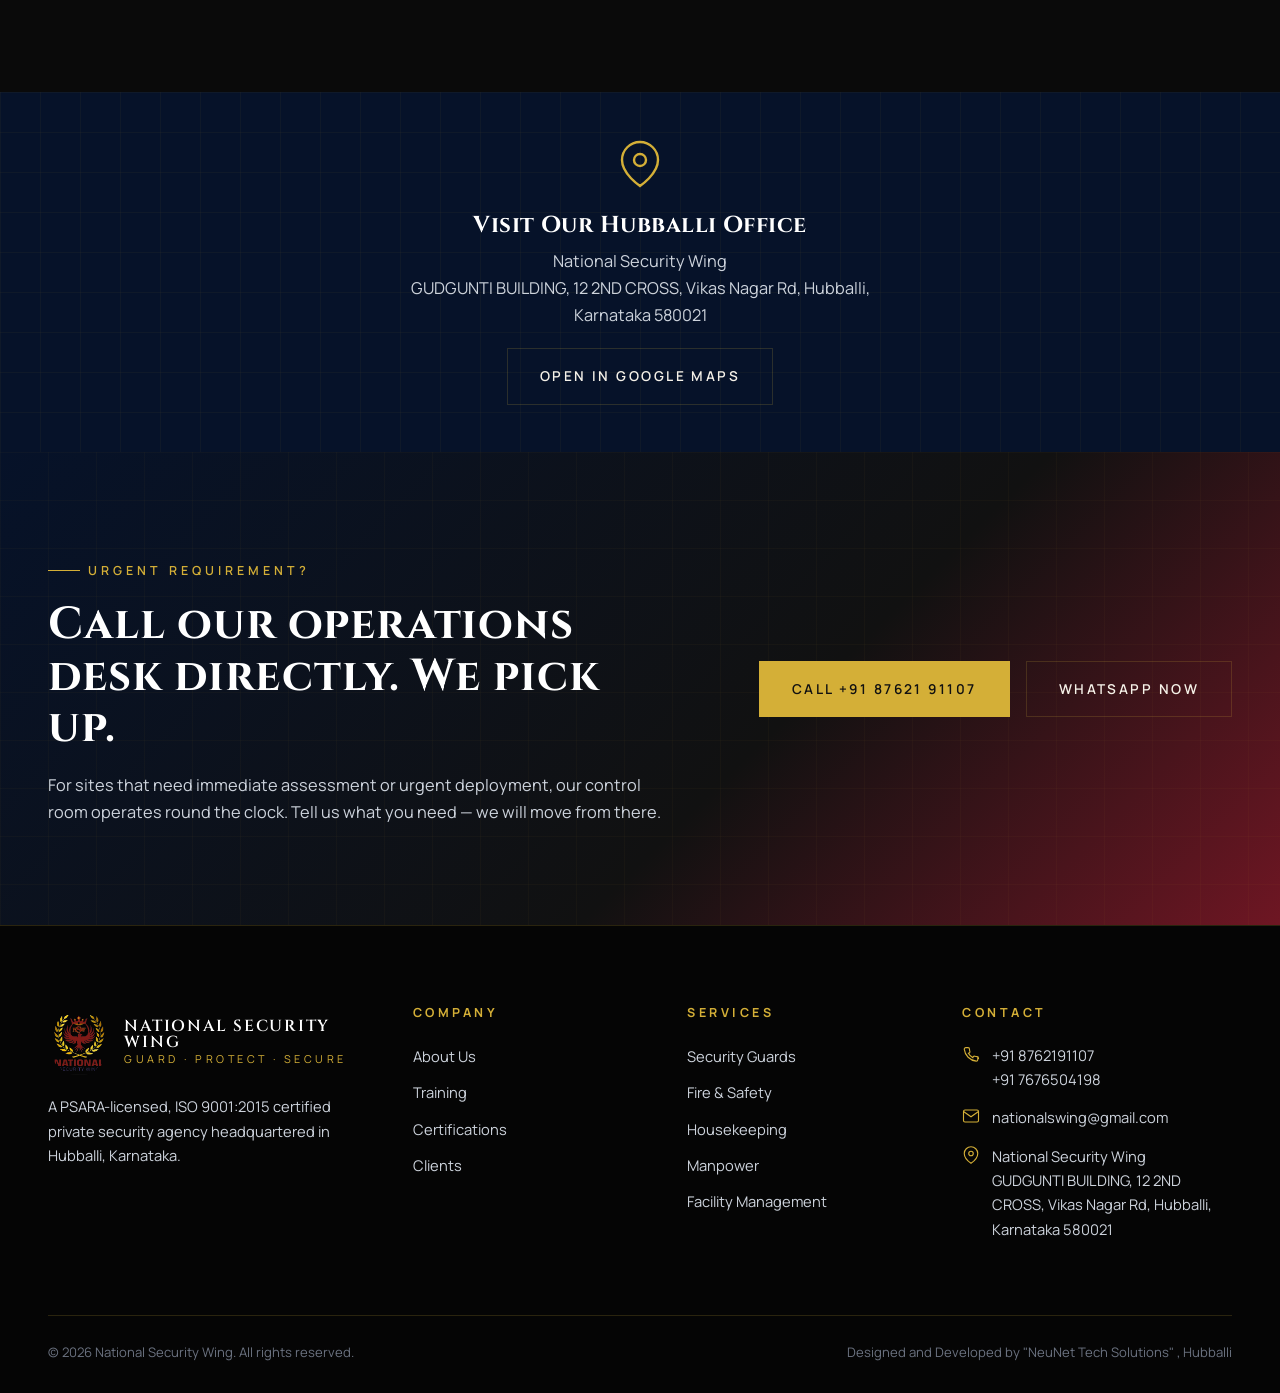
<file: contact.html>
<!DOCTYPE html>
<html lang="en">
<head>
<meta charset="UTF-8">
<meta name="viewport" content="width=device-width, initial-scale=1.0">
<title>Contact NSW | Free Security Assessment in Hubli & Karnataka</title>
<meta name="description" content="Contact National Security Wing for security services in Hubli, Karnataka. Phone, email, office address, WhatsApp & contact form. Free site assessment within 48 hours.">
<meta name="keywords" content="contact security agency Hubli, security services enquiry Karnataka, NSW Hubballi contact, free security assessment">
<link rel="canonical" href="https://nationalsecuritywing.com/contact.html">
<link rel="stylesheet" href="assets/css/style.css">
</head>
<body>

<div class="topbar">
  <div class="topbar-inner">
    <div class="topbar-left">
      <span><span class="gold-dot"></span>&nbsp;&nbsp;Authorized By Government of INDIA</span>
      <span>Serving Karnataka since 2014</span>
    </div>
    <div class="topbar-right">
      <a href="tel:+918762191107">📞 +91 8762191107</a>
      <a href="mailto: nationalswing@gmail.com">✉  nationalswing@gmail.com</a>
    </div>
  </div>
</div>

  <header class="site-header">
  <nav class="nav">
    <a href="index.html" class="brand">
      <img src="assets/images/logo.png" alt="NSW Logo" width="50" height="50">
      <div class="brand-text">
        <span class="brand-name">NATIONAL SECURITY WING</span>
        <span class="brand-tag">Guard · Protect · Secure</span>
      </div>
    </a>

    <!-- Hamburger Button -->
    <button class="nav-toggle" id="navToggle" aria-label="Toggle navigation">
      <span></span>
      <span></span>
      <span></span>
    </button>

    <!-- Navigation Links -->
    <div class="nav-links" id="navLinks">
      <a href="index.html">Home</a>
      <a href="about.html">About</a>
      <a href="services.html">Services</a>
      <a href="industries.html">Industries</a>
      <a href="training.html">Training</a>
      <a href="certifications.html">Certifications</a>
      <a href="clients.html">Clients</a>
      <a href="gallery.html">Gallery</a>
      <a href="contact.html" class="nav-cta">Get a Quote</a>
    </div>
  </nav>
</header>

<section class="page-header">
  <div class="container">
    <div class="page-header-inner">
      <span class="eyebrow">Contact</span>
      <h1>Talk to Our Operations Team.</h1>
      <p style="max-width:680px; margin: 18px auto 0;">Tell us about your premises. We will arrange a site visit, evaluate your requirements, and submit a written deployment proposal within 48 hours — at no cost and no obligation.</p>
      <div class="breadcrumb" style="margin-top: 28px;"><a href="index.html">Home</a> <span>/</span> <span>Contact</span></div>
    </div>
  </div>
</section>

<!-- CONTACT MAIN -->
<section class="section-dark">
  <div class="container">
    <div class="contact-grid">
      <!-- INFO -->
      <div class="fade-up">
        <span class="eyebrow">Reach Us</span>
        <h2 style="margin-bottom: 30px;">Office hours, every working day.</h2>

        <div class="contact-info-item">
          <div class="icon"><svg width="20" height="20" viewBox="0 0 24 24" fill="none" stroke="currentColor" stroke-width="1.5"><path d="M21 10c0 7-9 13-9 13s-9-6-9-13a9 9 0 0118 0z"/><circle cx="12" cy="10" r="3"/></svg></div>
          <div class="content">
            <h4>Head Office</h4>
            <p>National Security Wing<br>GUDGUNTI BUILDING, 12 2ND CROSS, Vikas Nagar Rd, Hubballi,<br>Karnataka 580021, India</p>
          </div>
        </div>

        <div class="contact-info-item">
          <div class="icon"><svg width="20" height="20" viewBox="0 0 24 24" fill="none" stroke="currentColor" stroke-width="1.5"><path d="M21 16.5v3a2 2 0 01-2 2A18 18 0 013 5.5a2 2 0 012-2h3a2 2 0 012 2c0 1 .2 2 .5 3a2 2 0 01-.5 2L8.5 11a16 16 0 006 6l.5-1.5a2 2 0 012-.5c1 .3 2 .5 3 .5a2 2 0 012 2z"/></svg></div>
          <div class="content">
            <h4>Phone</h4>
            <p>+91 87621 91107<br>+91 7676504198<br><span style="font-size: 0.82rem; color: var(--c-grey);">24×7 Control Room: +91 76543 21098</span></p>
          </div>
        </div>

        <div class="contact-info-item">
          <div class="icon"><svg width="20" height="20" viewBox="0 0 24 24" fill="none" stroke="currentColor" stroke-width="1.5"><path d="M4 4h16a2 2 0 012 2v12a2 2 0 01-2 2H4a2 2 0 01-2-2V6a2 2 0 012-2z"/><path d="M22 6l-10 7L2 6"/></svg></div>
          <div class="content">
            <h4>Email</h4>
            <p> nationalswing@gmail.com<br> nationalswing@gmail.com</p>
          </div>
        </div>

        <div class="contact-info-item">
          <div class="icon"><svg width="20" height="20" viewBox="0 0 24 24" fill="none" stroke="currentColor" stroke-width="1.5"><circle cx="12" cy="12" r="9"/><path d="M12 7v5l3 2"/></svg></div>
          <div class="content">
            <h4>Working Hours</h4>
            <p>Mon — Sat: 9:00 AM to 7:00 PM<br>Sunday: By appointment<br><span style="color: var(--c-gold);">Operations desk: 24×7</span></p>
          </div>
        </div>

        <div class="contact-info-item">
          <div class="icon" style="border-color: #25D366; color: #25D366;">
            <svg width="20" height="20" viewBox="0 0 24 24" fill="currentColor"><path d="M17.5 14c-.3-.1-1.7-.8-2-.9-.3-.1-.5-.1-.7.1-.2.3-.8.9-.9 1.1-.2.2-.3.2-.6.1-.3-.1-1.2-.5-2.3-1.5-.9-.7-1.4-1.7-1.6-2-.2-.3 0-.5.1-.6.1-.1.3-.3.4-.5.1-.2.2-.3.3-.5.1-.2 0-.4 0-.5l-.9-2.1c-.2-.5-.5-.5-.7-.5h-.6c-.2 0-.5.1-.8.4-.3.3-1 1-1 2.5s1.1 2.9 1.2 3.1c.1.2 2.1 3.2 5.1 4.5.7.3 1.3.5 1.7.6.7.2 1.4.2 1.9.1.6-.1 1.7-.7 2-1.4.2-.7.2-1.3.2-1.4-.1-.1-.3-.2-.6-.3z"/></svg>
          </div>
          <div class="content">
            <h4>WhatsApp</h4>
            <p><a href="https://wa.me/918762191107" style="color: var(--c-gold);" target="_blank">Chat with us on WhatsApp →</a><br><span style="font-size: 0.82rem; color: var(--c-grey);">Typical reply within 30 minutes</span></p>
          </div>
        </div>
      </div>

      <!-- FORM -->
      <div class="fade-up">
        <span class="eyebrow">Enquiry Form</span>
        <h2 style="margin-bottom: 30px;">Tell us about your premises.</h2>

        <form class="contact-form" action="https://formsubmit.co/nationalswing@gmail.com" method="POST">
  <!-- FormSubmit Configuration Settings -->
  <input type="hidden" name="_subject" value="New Security Enquiry from NSW Website">
  <input type="hidden" name="_template" value="table">
  <input type="hidden" name="_captcha" value="false">
  <input type="text" name="_honey" style="display:none">

  <div class="form-grid">
    <div class="form-field">
      <label for="name">Your Name</label>
      <input type="text" id="name" name="Name" required placeholder="Full name">
    </div>
    
    <div class="form-field">
      <label for="org">Organisation</label>
      <input type="text" id="org" name="Organisation" required placeholder="Company / Institution">
    </div>
    
    <div class="form-field">
      <label for="phone">Phone Number</label>
      <input type="tel" id="phone" name="Phone" required placeholder="+91 ..........">
    </div>
    
    <div class="form-field">
      <label for="email">Email Address</label>
      <input type="email" id="email" name="Email" required placeholder="you@company.com">
    </div>
    
    <div class="form-field">
      <label for="service">Service Required</label>
      <select id="service" name="Service_Required">
        <option value="Security Guard Services">Security Guard Services</option>
        <option value="Armed Security">Armed Security</option>
        <option value="Fire & Safety Services">Fire & Safety Services</option>
        <option value="Housekeeping">Housekeeping</option>
        <option value="Manpower Supply">Manpower Supply</option>
        <option value="Parking Management">Parking Management</option>
        <option value="Integrated Facility Management">Integrated Facility Management</option>
        <option value="Other / Multiple">Other / Multiple</option>
      </select>
    </div>
    
    <div class="form-field">
      <label for="city">Site Location</label>
      <input type="text" id="city" name="Site_Location" placeholder="Hubballi / Dharwad / Other">
    </div>
    
    <div class="form-field full">
      <label for="message">Brief Description</label>
      <textarea id="message" name="Message" placeholder="Premise type, size, current situation, expected start date — any details that help us prepare."></textarea>
    </div>
  </div>
  
  <button type="submit" class="btn btn-gold mt-30" style="width: 100%;">Submit Enquiry</button>
  <p style="margin-top: 16px; font-size: 0.82rem; color: var(--c-grey);">We respect your privacy. Your details are used only to respond to this enquiry.</p>
</form>
      </div>
    </div>
  </div>
</section>

<!-- MAP STRIP -->
<section class="section-deep" style="padding: 0;">
  <div style="position: relative; height: 360px; background: var(--c-navy-deep); display: grid; place-items: center; overflow: hidden;">
    <div style="position:absolute;inset:0;background-image:linear-gradient(var(--c-line) 1px, transparent 1px),linear-gradient(90deg, var(--c-line) 1px, transparent 1px);background-size:40px 40px;opacity:0.25;"></div>
    <div style="text-align:center; position:relative;">
      <svg width="48" height="48" viewBox="0 0 24 24" fill="none" stroke="var(--c-gold)" stroke-width="1.2"><path d="M21 10c0 7-9 13-9 13s-9-6-9-13a9 9 0 0118 0z"/><circle cx="12" cy="10" r="3"/></svg>
      <h3 style="margin-top: 18px; color: var(--c-white);">Visit Our Hubballi Office</h3>
      <p style="margin-top: 8px; color: var(--c-mist);">National Security Wing
        <br />GUDGUNTI BUILDING, 12 2ND CROSS, Vikas Nagar Rd, Hubballi,<br />Karnataka 580021</p>
      <a href="https://maps.google.com/?q=Hubballi,Karnataka" target="_blank" class="btn btn-ghost" style="margin-top: 20px;">Open in Google Maps</a>
    </div>
  </div>
</section>

<!-- QUICK CTA -->
<section class="cta-banner">
  <div class="container">
    <div class="cta-banner-inner">
      <div class="fade-up">
        <span class="eyebrow">Urgent Requirement?</span>
        <h2>Call our operations desk directly. We pick up.</h2>
        <p style="margin-top:14px;">For sites that need immediate assessment or urgent deployment, our control room operates round the clock. Tell us what you need — we will move from there.</p>
      </div>
      <div class="actions fade-up">
        <a href="tel:+918762191107" class="btn btn-gold">Call +91 87621 91107</a>
        <a href="https://wa.me/918762191107" class="btn btn-ghost" target="_blank">WhatsApp Now</a>
      </div>
    </div>
  </div>
</section>

<footer class="site-footer">
  <div class="container">
    <div class="footer-grid">
      <div class="footer-col footer-brand">
  <div class="brand">
    <div class="brand">
      <img src="assets/images/logo.png" alt="National Security Wing Logo" width="70" height="70">
    </div>
    <div class="brand-text">
      <span class="brand-name">NATIONAL SECURITY WING</span>
      <span class="brand-tag">Guard · Protect · Secure</span>
    </div>
  </div>
  <p>A PSARA-licensed, ISO 9001:2015 certified private security agency headquartered in Hubballi, Karnataka.</p>
</div>
      <div class="footer-col"><h4>Company</h4><ul><li><a href="about.html">About Us</a></li><li><a href="training.html">Training</a></li><li><a href="certifications.html">Certifications</a></li><li><a href="clients.html">Clients</a></li></ul></div>
      <div class="footer-col"><h4>Services</h4><ul><li><a href="services.html#guards">Security Guards</a></li><li><a href="services.html#fire">Fire & Safety</a></li><li><a href="services.html#housekeeping">Housekeeping</a></li><li><a href="services.html#manpower">Manpower</a></li><li><a href="services.html#facility">Facility Management</a></li></ul></div>
      <div class="footer-col"><h4>Contact</h4>
        <div class="footer-contact-item"><svg viewBox="0 0 24 24" fill="none" stroke="currentColor" stroke-width="1.5"><path d="M21 16.5v3a2 2 0 01-2 2A18 18 0 013 5.5a2 2 0 012-2h3a2 2 0 012 2c0 1 .2 2 .5 3a2 2 0 01-.5 2L8.5 11a16 16 0 006 6l.5-1.5a2 2 0 012-.5c1 .3 2 .5 3 .5a2 2 0 012 2z"/></svg><span>+91 8762191107<br>+91 7676504198</span></div>
        <div class="footer-contact-item"><svg viewBox="0 0 24 24" fill="none" stroke="currentColor" stroke-width="1.5"><path d="M4 4h16a2 2 0 012 2v12a2 2 0 01-2 2H4a2 2 0 01-2-2V6a2 2 0 012-2z"/><path d="M22 6l-10 7L2 6"/></svg><span> nationalswing@gmail.com</span></div>
        <div class="footer-contact-item"><svg viewBox="0 0 24 24" fill="none" stroke="currentColor" stroke-width="1.5"><path d="M21 10c0 7-9 13-9 13s-9-6-9-13a9 9 0 0118 0z"/><circle cx="12" cy="10" r="3"/></svg><span>National Security Wing
          <br />GUDGUNTI BUILDING, 12 2ND CROSS, Vikas Nagar Rd, Hubballi,<br />Karnataka 580021</span></div>
      </div>
    </div>
    <div class="footer-bottom"><span>© 2026 National Security Wing. All rights reserved.</span><span><a href="https://neunettechsolutions.com/" target="_blank">Designed and Developed by "NeuNet Tech Solutions" , Hubballi</a></span></div>
  </div>
</footer>

<div class="float-actions">
  <a href="https://wa.me/918762191107" class="float-btn float-wa" aria-label="WhatsApp" target="_blank"><svg viewBox="0 0 24 24" fill="currentColor"><path d="M17.5 14c-.3-.1-1.7-.8-2-.9-.3-.1-.5-.1-.7.1-.2.3-.8.9-.9 1.1-.2.2-.3.2-.6.1-.3-.1-1.2-.5-2.3-1.5-.9-.7-1.4-1.7-1.6-2-.2-.3 0-.5.1-.6.1-.1.3-.3.4-.5.1-.2.2-.3.3-.5.1-.2 0-.4 0-.5l-.9-2.1c-.2-.5-.5-.5-.7-.5h-.6c-.2 0-.5.1-.8.4-.3.3-1 1-1 2.5s1.1 2.9 1.2 3.1c.1.2 2.1 3.2 5.1 4.5.7.3 1.3.5 1.7.6.7.2 1.4.2 1.9.1.6-.1 1.7-.7 2-1.4.2-.7.2-1.3.2-1.4-.1-.1-.3-.2-.6-.3zM12 2C6.5 2 2 6.5 2 12c0 1.8.5 3.5 1.3 5L2 22l5.2-1.4c1.4.8 3 1.2 4.7 1.2h.1c5.5 0 10-4.5 10-10S17.5 2 12 2z"/></svg></a>
  <a href="tel:+918762191107" class="float-btn float-call" aria-label="Call"><svg viewBox="0 0 24 24" fill="none" stroke="currentColor" stroke-width="2"><path d="M21 16.5v3a2 2 0 01-2 2A18 18 0 013 5.5a2 2 0 012-2h3a2 2 0 012 2c0 1 .2 2 .5 3a2 2 0 01-.5 2L8.5 11a16 16 0 006 6l.5-1.5a2 2 0 012-.5c1 .3 2 .5 3 .5a2 2 0 012 2z"/></svg></a>
</div>

<script src="assets/js/main.js"></script>
</body>
</html>
</file>
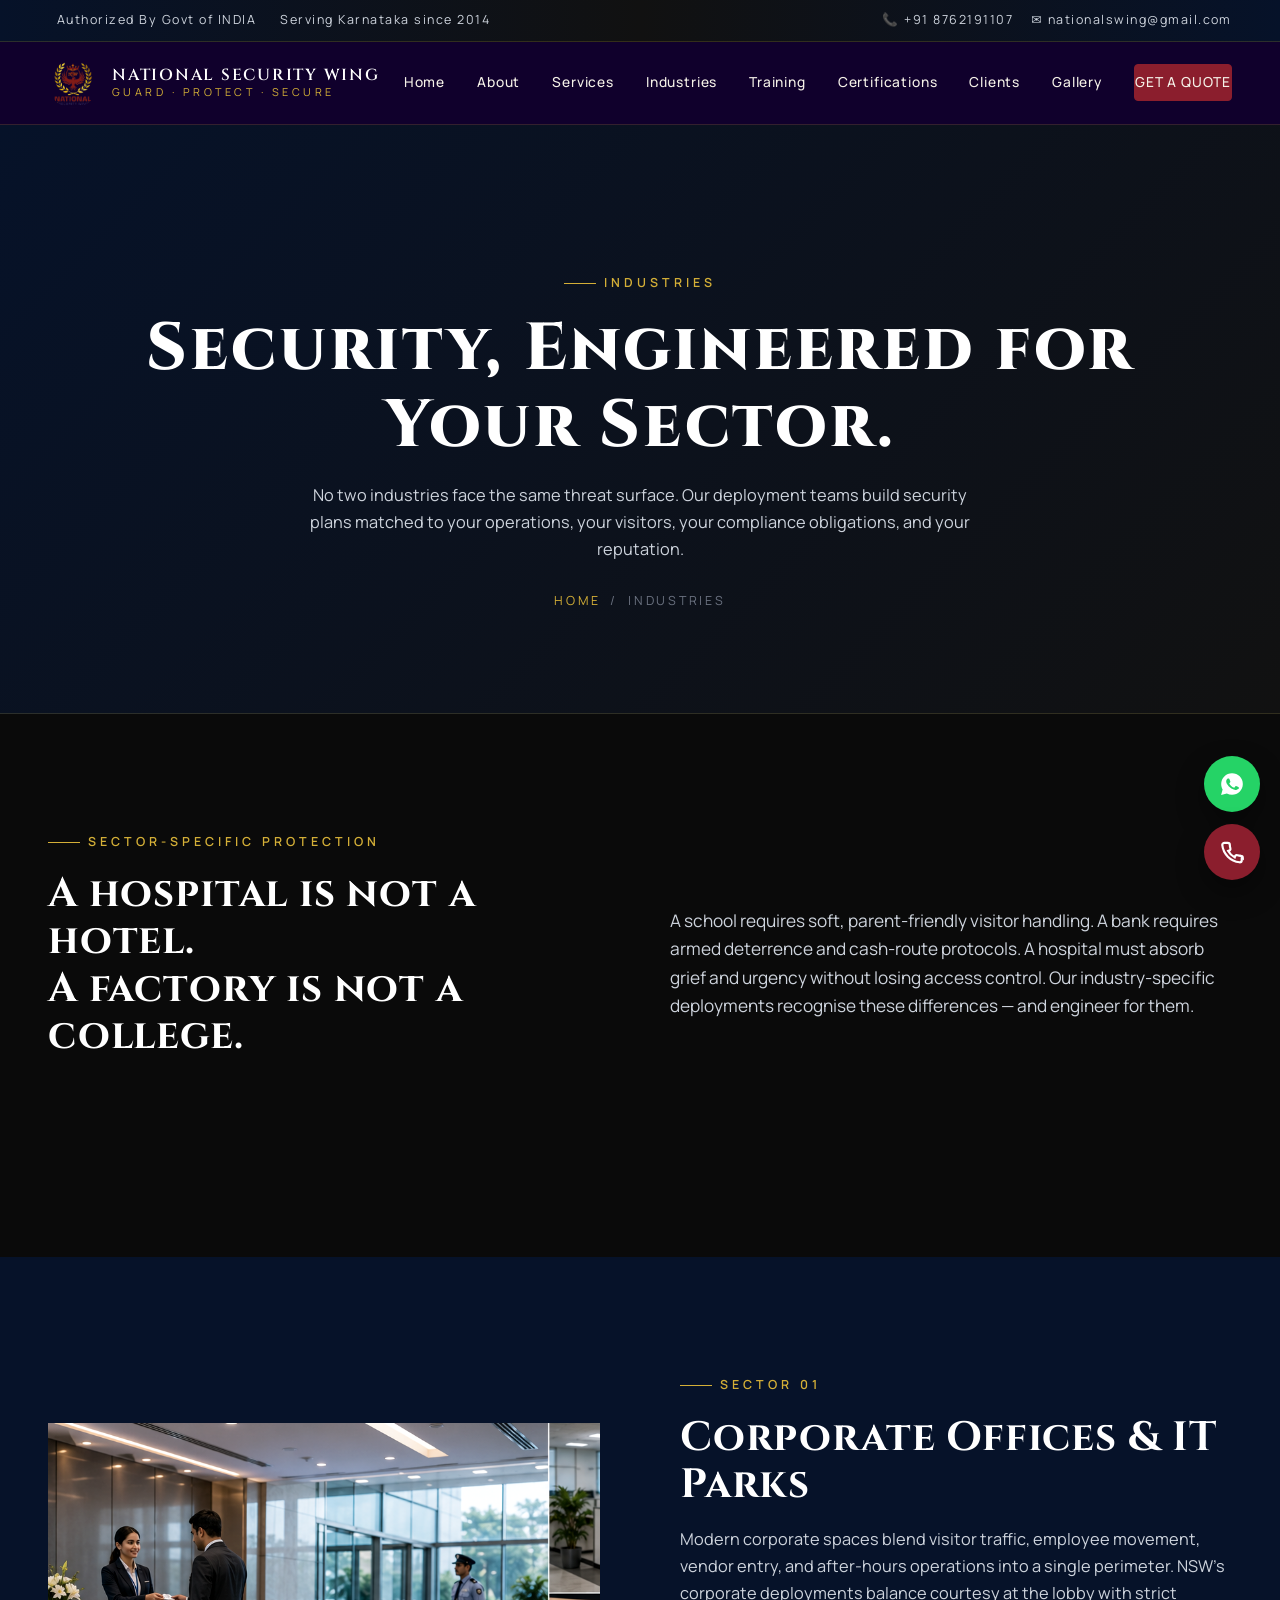
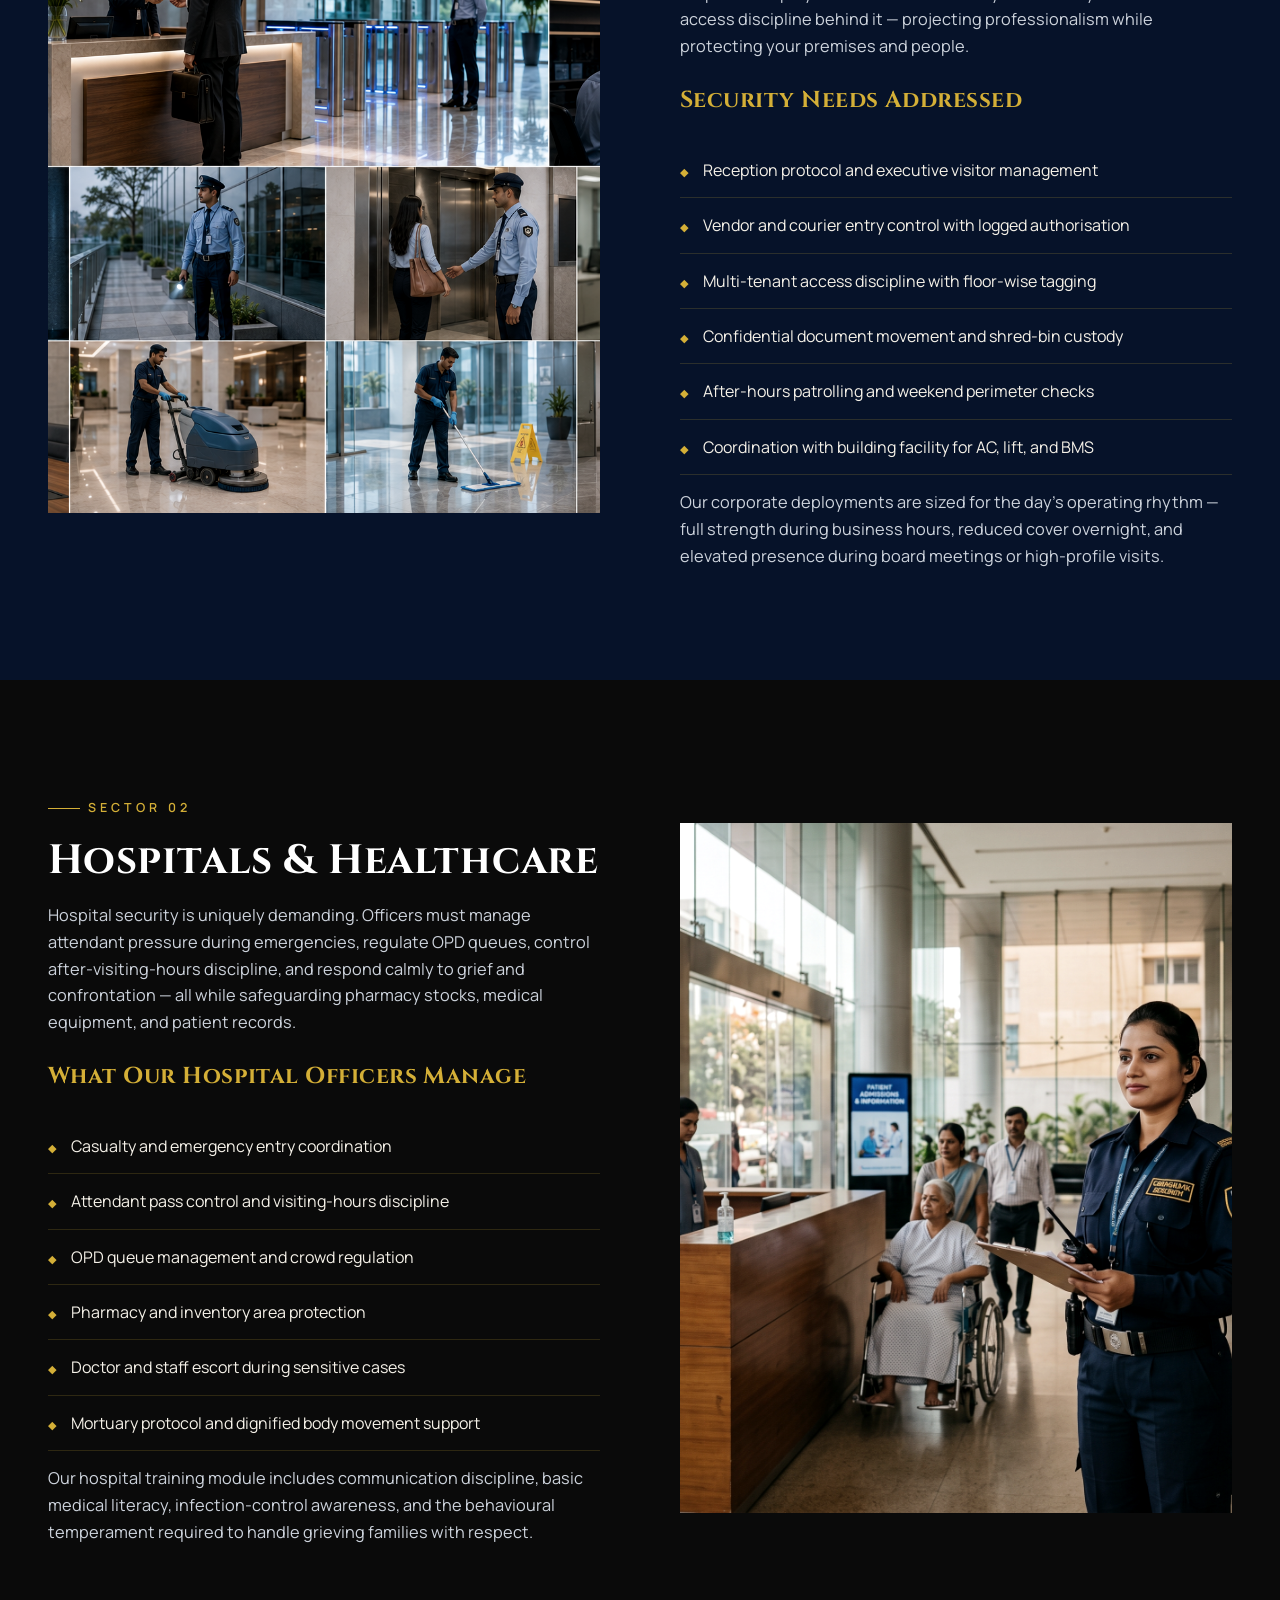
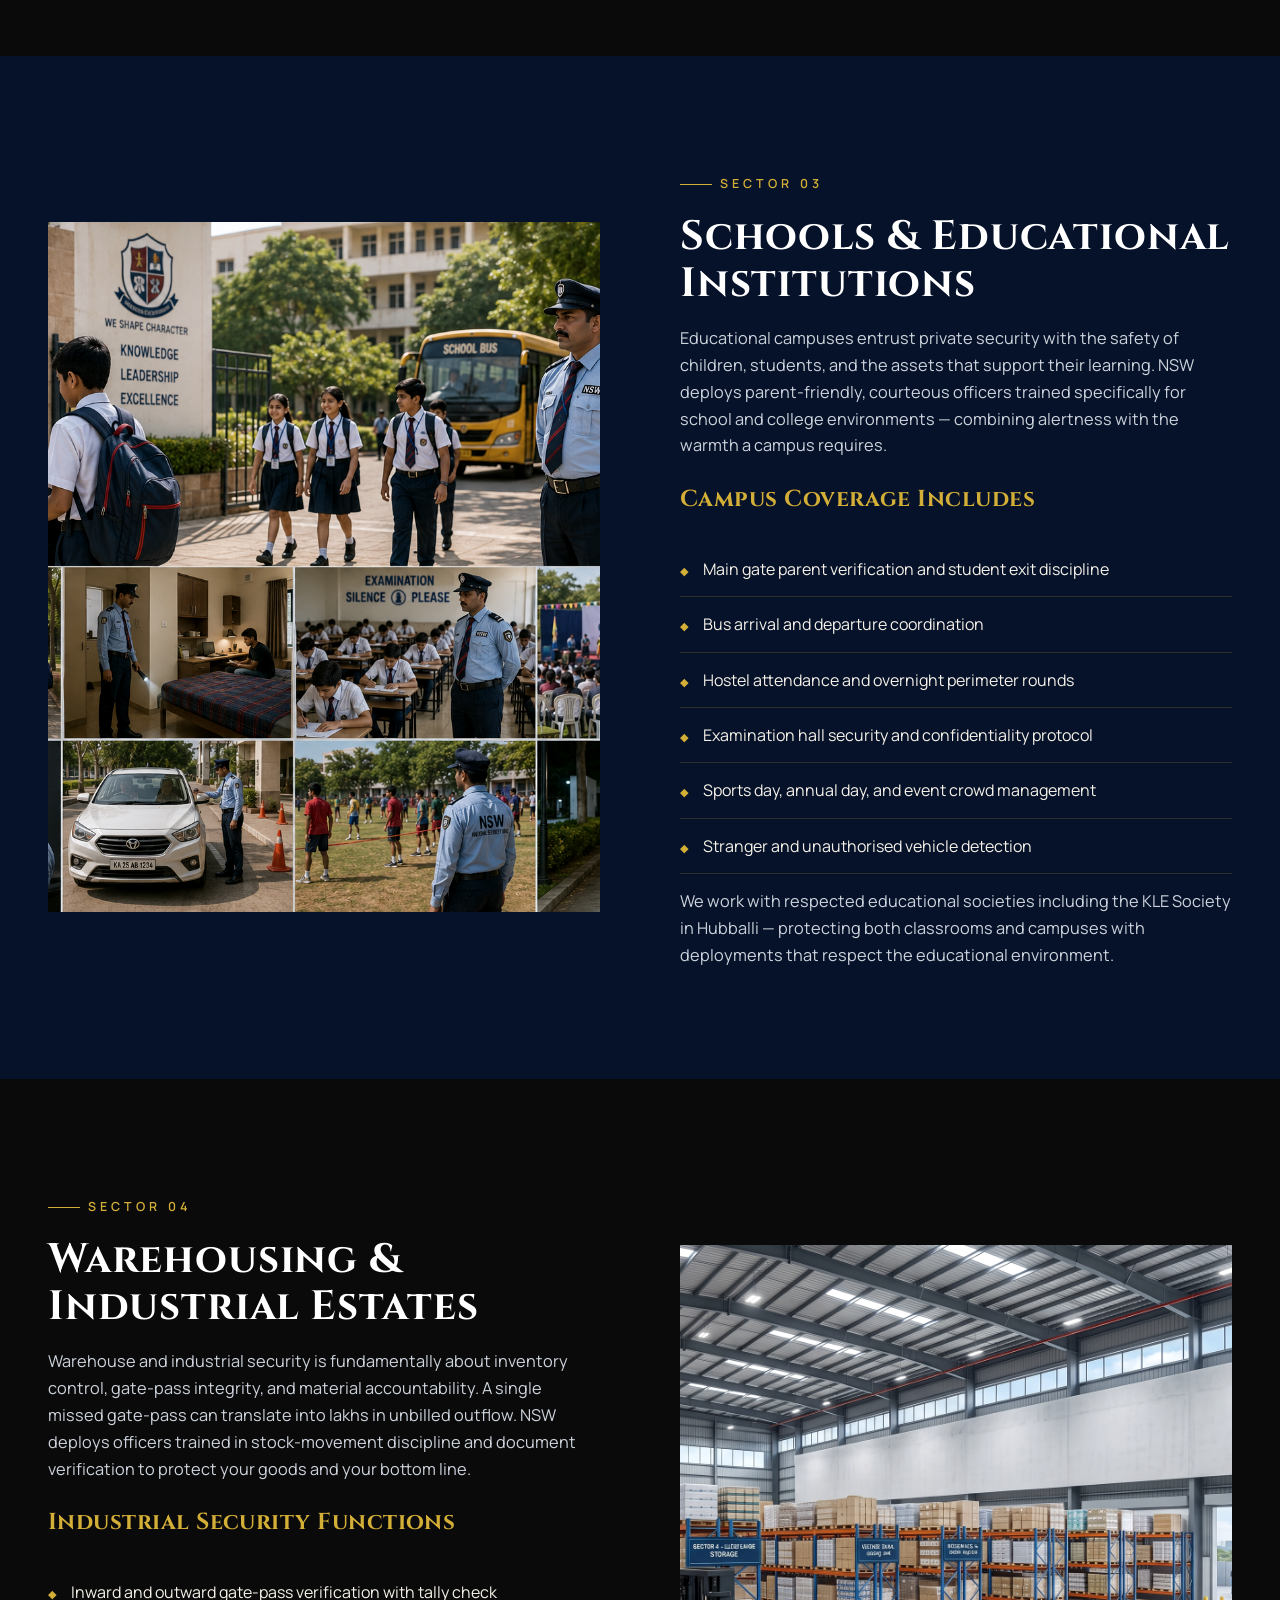
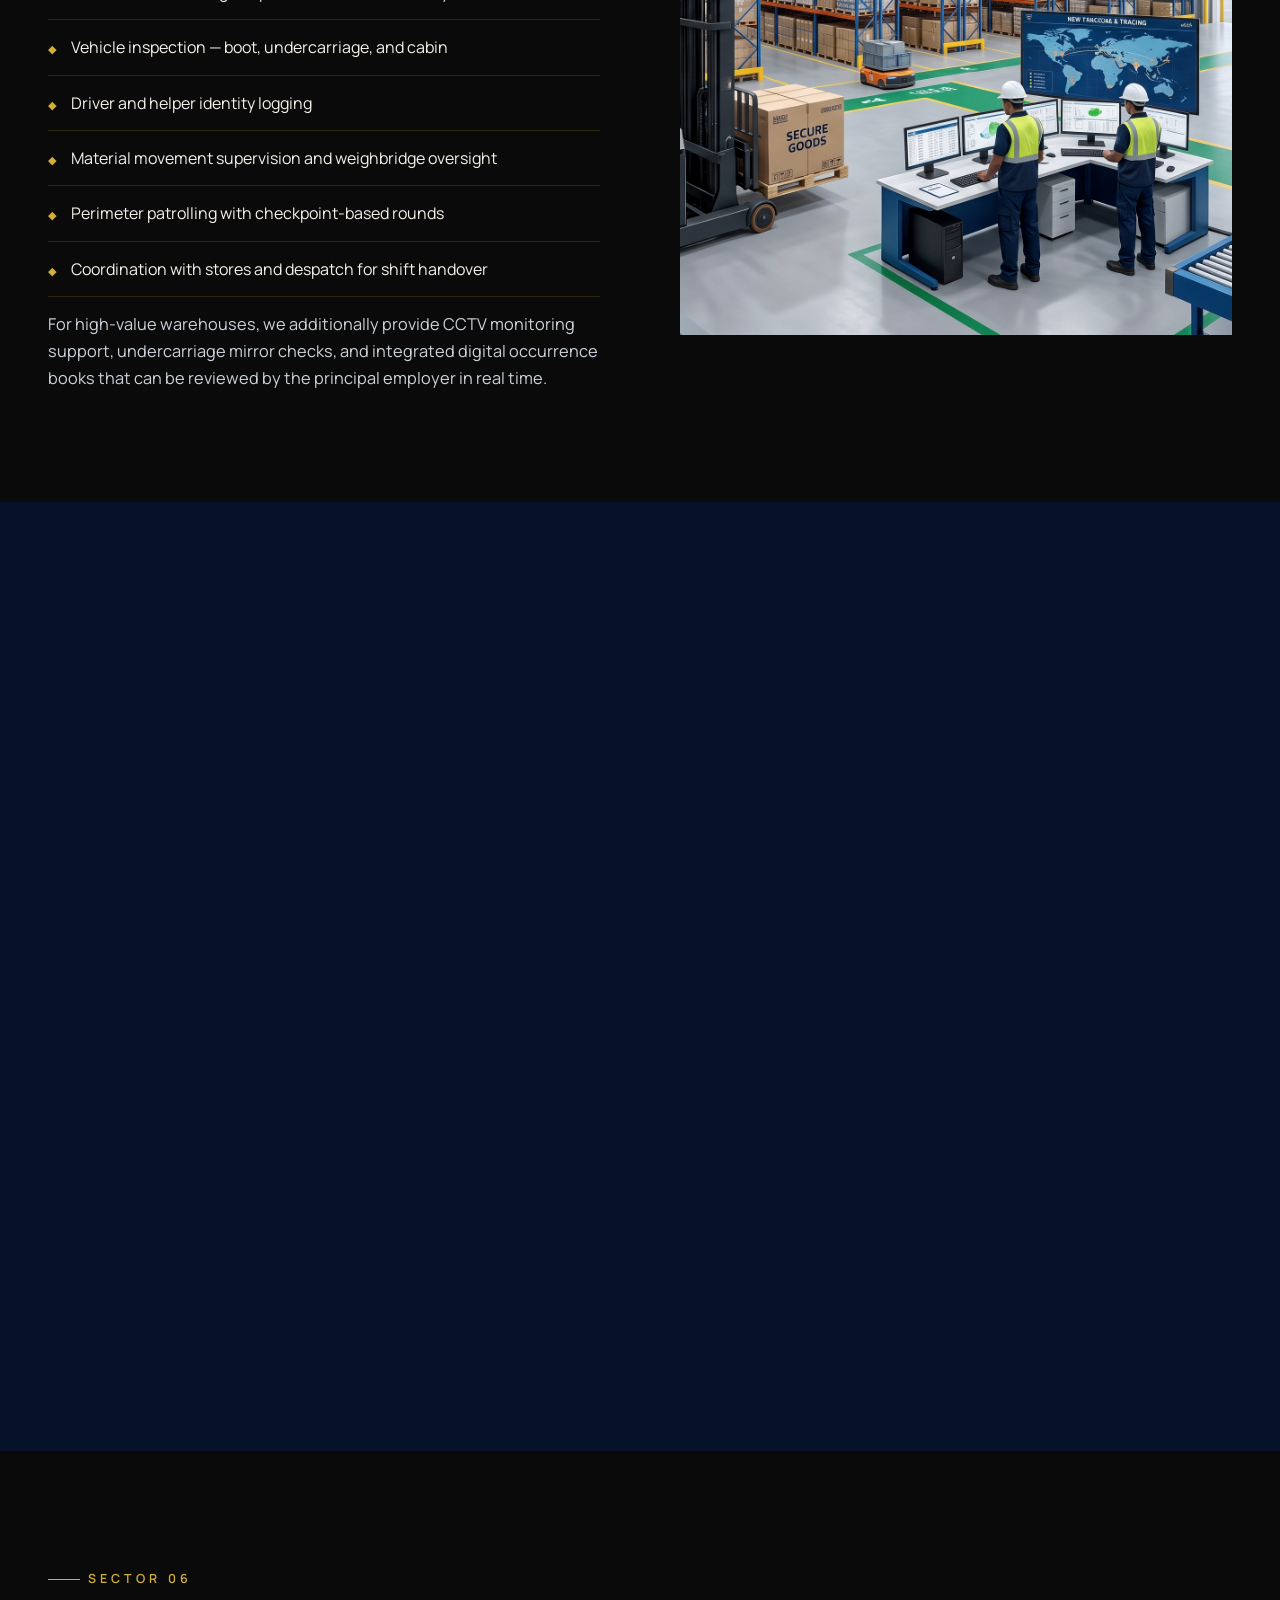
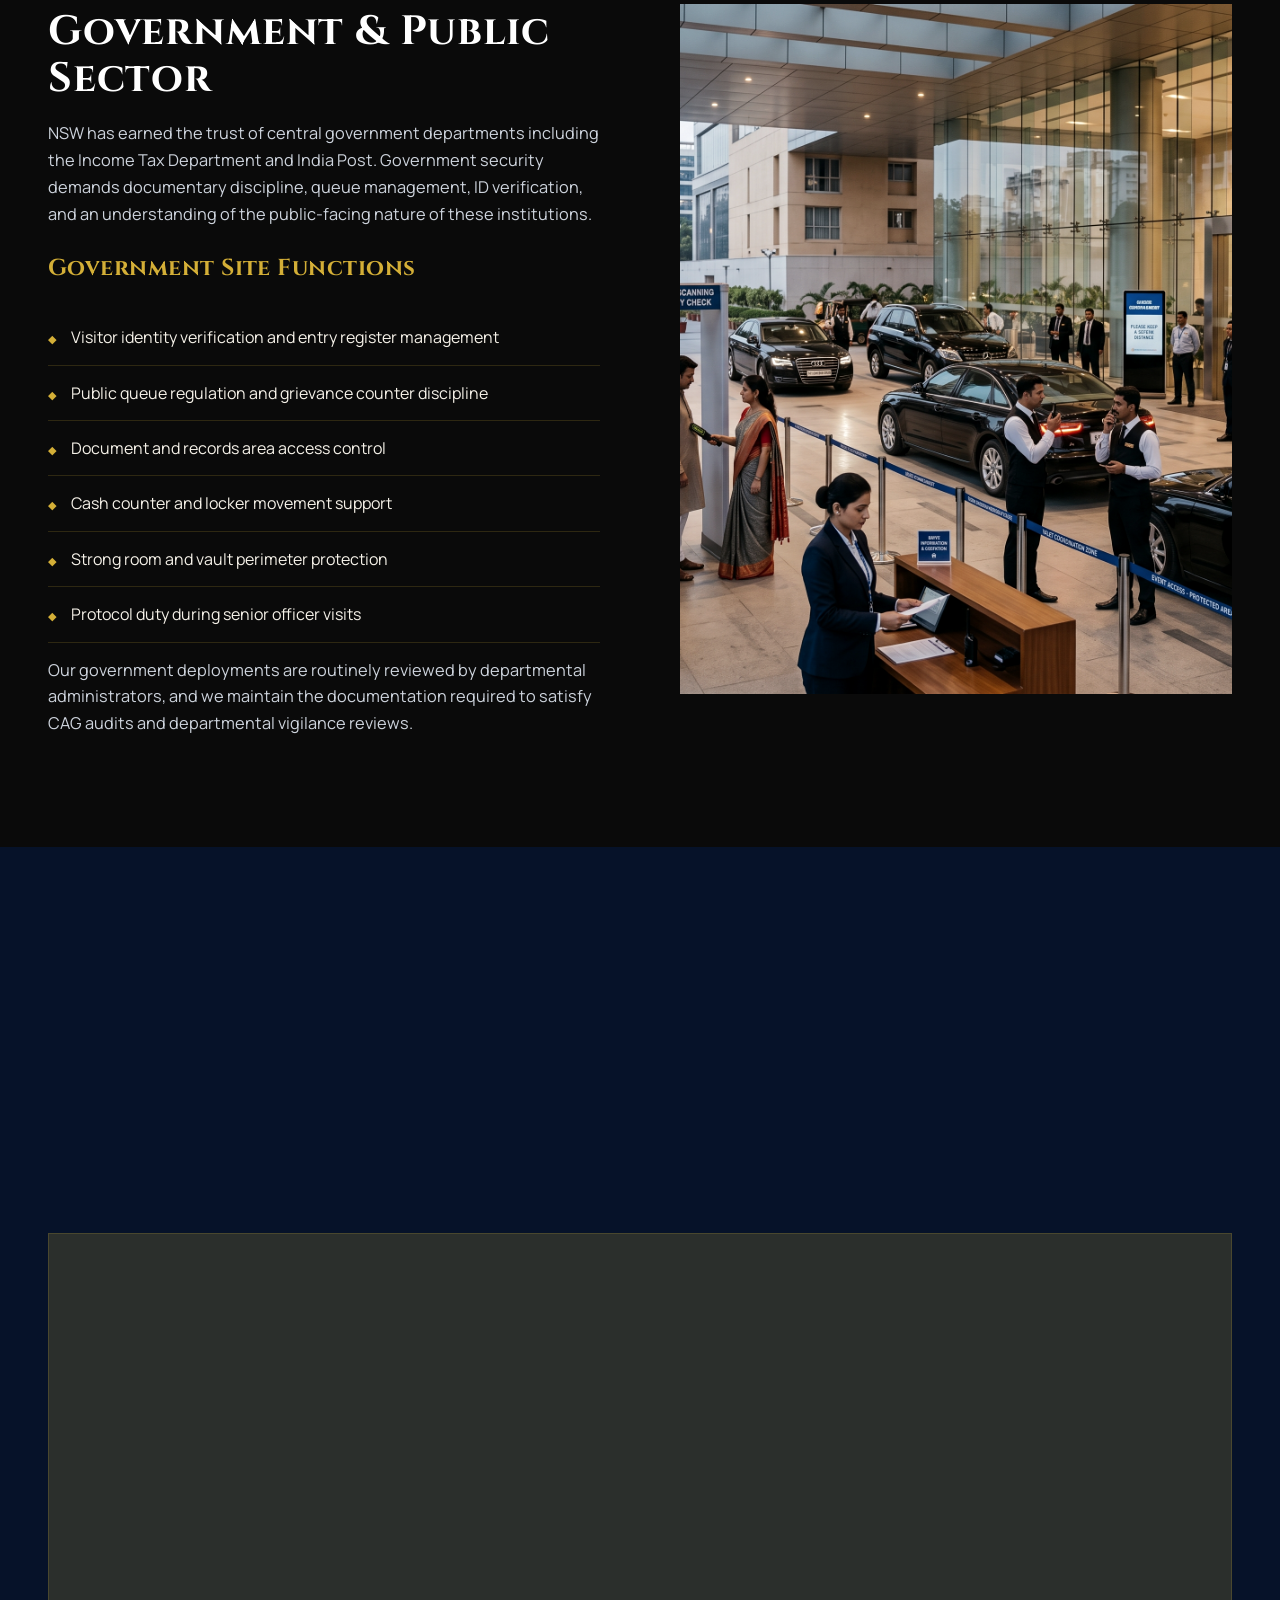
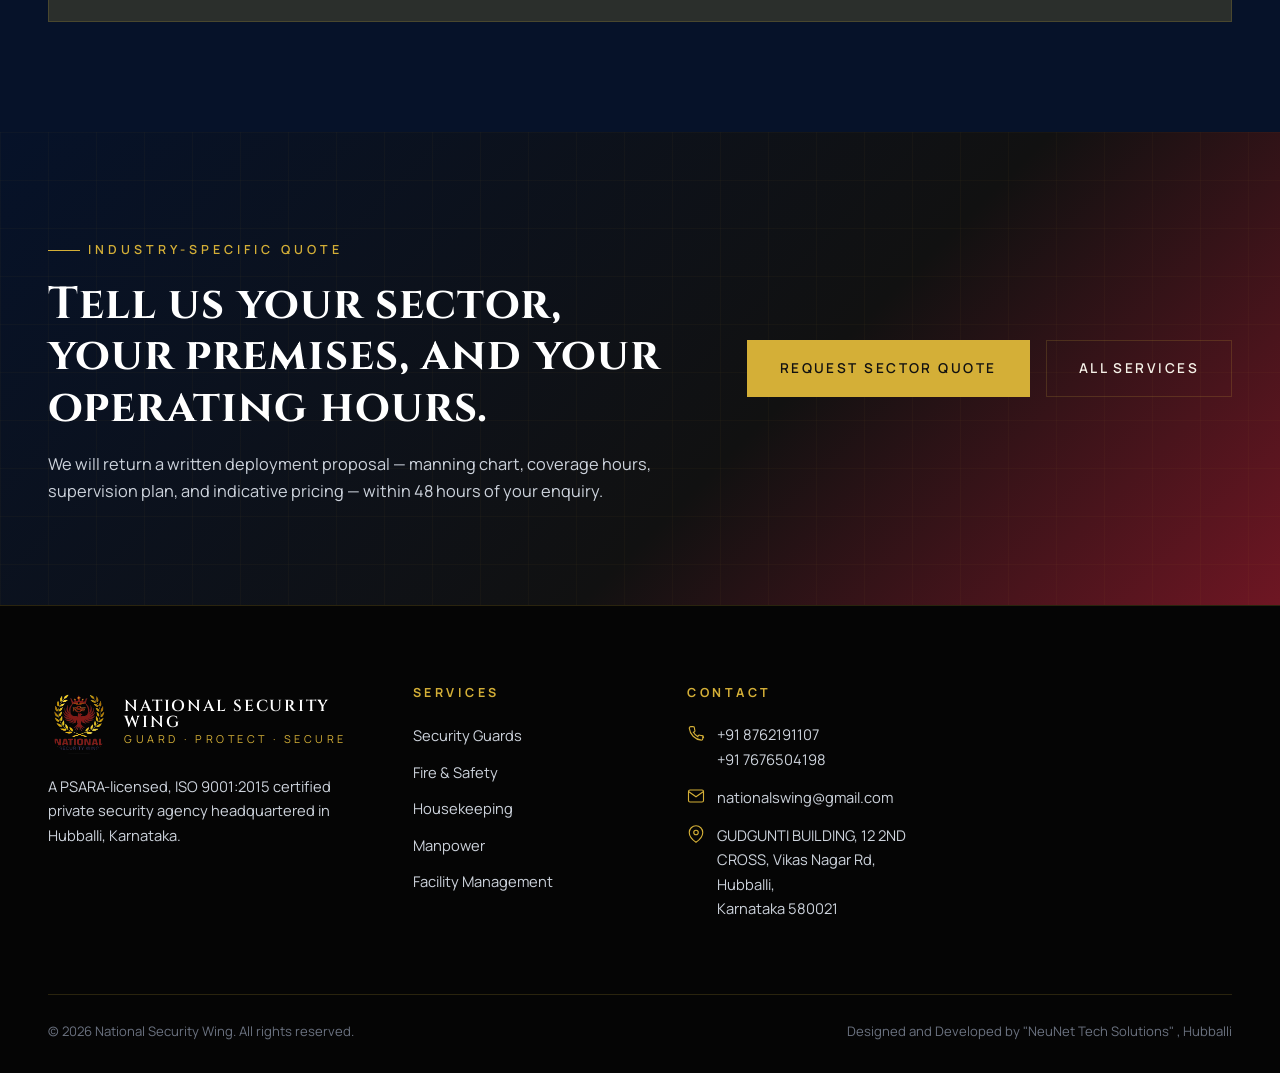
<file: industries.html>
<!DOCTYPE html>
<html lang="en">
<head>
<meta charset="UTF-8">
<meta name="viewport" content="width=device-width, initial-scale=1.0">
<title>Industries We Serve | Security Solutions for Every Sector | NSW Hubli</title>
<meta name="description" content="Industry-specific security solutions in Hubli & Karnataka — corporate offices, hospitals, education, hotels, warehouses, government. Security plans engineered for your sector.">
<meta name="keywords" content="hospital security Hubli, corporate security services, school security guards Karnataka, warehouse security, hotel security services, government building security">
<link rel="canonical" href="https://nationalsecuritywing.com/industries.html">
<link rel="stylesheet" href="assets/css/style.css">
<style>
/* =========================================================
   NATIONAL SECURITY WING — Premium Stylesheet
   Aesthetic: Military precision meets corporate luxury
   ========================================================= */

@import url('https://fonts.googleapis.com/css2?family=Cinzel:wght@400;500;600;700;800;900&family=Manrope:wght@200;300;400;500;600;700;800&display=swap');

:root {
  --c-red: #8B1E2D;
  --c-red-deep: #6e1623;
  --c-red-glow: rgba(139, 30, 45, 0.35);
  --c-gold: #D4AF37;
  --c-gold-soft: #b8962d;
  --c-gold-glow: rgba(212, 175, 55, 0.25);
  --c-navy: #0B1F3A;
  --c-navy-deep: #061229;
  --c-black: #111111;
  --c-jet: #0a0a0a;
  --c-white: #ffffff;
  --c-bone: #f5f1e8;
  --c-mist: #cdd3dc;
  --c-grey: #6b7280;
  --c-line: rgba(212, 175, 55, 0.18);

  --font-display: 'Cinzel', 'Times New Roman', serif;
  --font-body: 'Manrope', system-ui, sans-serif;

  --shadow-deep: 0 30px 60px -20px rgba(0,0,0,0.6);
  --shadow-gold: 0 0 0 1px var(--c-gold) inset, 0 20px 40px -20px var(--c-gold-glow);
  --radius: 2px;

  --container: 1240px;
}

* { box-sizing: border-box; margin: 0; padding: 0; }
html { scroll-behavior: smooth; }
body {
  font-family: var(--font-body);
  background: var(--c-jet);
  color: var(--c-bone);
  line-height: 1.65;
  -webkit-font-smoothing: antialiased;
  overflow-x: hidden;
}

img { max-width: 100%; display: block; }
a { color: inherit; text-decoration: none; transition: color .3s ease; }
button { font-family: inherit; cursor: pointer; border: none; background: none; }

.container {
  max-width: var(--container);
  margin: 0 auto;
  padding: 0 28px;
}

/* TYPOGRAPHY */
h1, h2, h3, h4, h5, h6 {
  font-family: var(--font-display);
  font-weight: 700;
  letter-spacing: 0.02em;
  line-height: 1.15;
  color: var(--c-white);
}

h1 { font-size: clamp(2.4rem, 5.2vw, 4.6rem); font-weight: 800; letter-spacing: 0.04em; }
h2 { font-size: clamp(1.8rem, 3.2vw, 2.8rem); }
h3 { font-size: clamp(1.25rem, 1.8vw, 1.55rem); }
h4 { font-size: 1.1rem; letter-spacing: 0.08em; text-transform: uppercase; }

p { color: var(--c-mist); font-size: 1.02rem; }

.eyebrow {
  display: inline-flex;
  align-items: center;
  gap: 8px;
  font-family: var(--font-body);
  font-weight: 600;
  font-size: 0.78rem;
  letter-spacing: 0.32em;
  text-transform: uppercase;
  color: var(--c-gold);
  margin-bottom: 18px;
}
.eyebrow::before {
  content: '';
  width: 32px; height: 1px;
  background: var(--c-gold);
}

.section-title { margin-bottom: 18px; }
.section-lead {
  max-width: 720px;
  font-size: 1.08rem;
  color: var(--c-mist);
  margin-bottom: 56px;
}

.gold { color: var(--c-gold); }
.red { color: var(--c-red); }

/* ANNOUNCEMENT BAR */
.topbar {
  background: linear-gradient(90deg, var(--c-navy-deep), var(--c-black), var(--c-navy-deep));
  border-bottom: 1px solid var(--c-line);
  font-size: 0.78rem;
  color: var(--c-mist);
  letter-spacing: 0.12em;
}
.topbar-inner {
  display: flex;
  justify-content: space-between;
  align-items: center;
  padding: 10px 28px;
  max-width: var(--container);
  margin: 0 auto;
  gap: 20px;
  flex-wrap: wrap;
}
.topbar a { color: var(--c-mist); }
.topbar a:hover { color: var(--c-gold); }
.topbar-left { display: flex; gap: 24px; align-items: center; flex-wrap: wrap; }
.topbar-right { display: flex; gap: 18px; align-items: center; }
.topbar-right .gold-dot { width: 6px; height: 6px; background: var(--c-gold); border-radius: 50%; display: inline-block; box-shadow: 0 0 10px var(--c-gold); }

@media (max-width: 767px) {
  .topbar { display: none !important; }
}

/* HEADER / NAV */
.site-header {
  position: sticky;
  top: 0;
  z-index: 100;
  background: rgba(18, 1, 48, 0.92);
  backdrop-filter: blur(14px);
  -webkit-backdrop-filter: blur(14px);
  border-bottom: 1px solid var(--c-line);
}
.nav {
  display: flex;
  align-items: center;
  justify-content: space-between;
  padding: 16px 28px;
  max-width: var(--container);
  margin: 0 auto;
}
.brand {
  display: flex;
  align-items: center;
  gap: 14px;
}
.brand-mark {
  width: 48px; height: 48px;
  display: grid; place-items: center;
  background: radial-gradient(circle at 30% 30%, var(--c-red), var(--c-red-deep));
  border: 1.5px solid var(--c-gold);
  border-radius: 50%;
  position: relative;
  flex-shrink: 0;
}
.brand-mark svg { width: 28px; height: 28px; color: var(--c-gold); }
.brand-text {
  display: flex; flex-direction: column;
  line-height: 1;
}
.brand-name {
  font-family: var(--font-display);
  font-weight: 600;
  font-size: 1.00rem;
  letter-spacing: 0.11em;
  color: var(--c-white);
}
.brand-tag {
  font-size: 0.68rem;
  letter-spacing: 0.32em;
  color: var(--c-gold);
  margin-top: 4px;
  text-transform: uppercase;
}

.nav-links { display: flex; align-items: center; gap: 32px; }
.nav-links a {
  font-size: 0.86rem;
  font-weight: 500;
  letter-spacing: 0.06em;
  color: var(--c-bone);
  position: relative;
  padding: 6px 0;
}
.nav-links a::after {
  content: '';
  position: absolute;
  bottom: 0; left: 0;
  width: 0; height: 1px;
  background: var(--c-gold);
  transition: width .35s ease;
}
.nav-links a:hover::after,
.nav-links a.active::after { width: 100%; }
.nav-links a:hover,
.nav-links a.active { color: var(--c-gold); }

.nav-cta {
  display: inline-flex;
  align-items: center;
  gap: 10px;
  padding: 8px 16px;
  background: var(--c-red);
  color: var(--c-white);
  font-weight: 600;
  font-size: 0.82rem;
  letter-spacing: 0.14em;
  text-transform: uppercase;
  border: 1px solid var(--c-red);
  transition: all .3s ease;
  border-radius: 4px;
}
.nav-cta:hover {
  background: transparent;
  color: var(--c-gold);
  border-color: var(--c-gold);
}

.nav-toggle {
  display: none;
  width: 40px; height: 40px;
  border: 1px solid var(--c-line);
  background: transparent;
}
.nav-toggle span { display: block; width: 18px; height: 1.5px; background: var(--c-gold); margin: 4px auto; transition: .3s; }

@media (max-width: 980px) {
  .nav-links, .nav-cta { display: none; }
  .nav-toggle { display: block; }
  .nav-links.open {
    display: flex;
    position: absolute;
    top: 100%; left: 0; right: 0;
    background: var(--c-jet);
    flex-direction: column;
    gap: 0;
    border-top: 1px solid var(--c-line);
    padding: 0;
  }
  .nav-links.open a {
    width: 100%;
    padding: 18px 28px;
    border-bottom: 1px solid var(--c-line);
  }
}

/* BUTTONS */
.btn {
  display: inline-flex;
  align-items: center;
  justify-content: center;
  gap: 10px;
  padding: 16px 32px;
  font-family: var(--font-body);
  font-weight: 600;
  font-size: 0.85rem;
  letter-spacing: 0.18em;
  text-transform: uppercase;
  border: 1px solid transparent;
  transition: all .35s cubic-bezier(.2,.8,.2,1);
  position: relative;
  overflow: hidden;
}
.btn-primary { background: var(--c-red); color: var(--c-white); border-color: var(--c-red); }
.btn-primary:hover { background: var(--c-red-deep); transform: translateY(-2px); box-shadow: 0 14px 30px -10px var(--c-red-glow); }
.btn-gold { background: var(--c-gold); color: var(--c-black); border-color: var(--c-gold); }
.btn-gold:hover { background: transparent; color: var(--c-gold); transform: translateY(-2px); }
.btn-ghost { background: transparent; color: var(--c-bone); border-color: var(--c-line); }
.btn-ghost:hover { border-color: var(--c-gold); color: var(--c-gold); }

/* SECTIONS */
section { padding: 110px 0; position: relative; }
.section-dark { background: var(--c-jet); }
.section-deep { background: var(--c-navy-deep); }
.section-black { background: var(--c-black); }

.section-head {
  display: grid;
  grid-template-columns: 1fr 1fr;
  gap: 60px;
  margin-bottom: 70px;
  align-items: end;
}
@media (max-width: 860px) {
  .section-head { grid-template-columns: 1fr; gap: 24px; margin-bottom: 50px; }
}

/* SERVICE CARDS */
.services-grid {
  display: grid;
  grid-template-columns: repeat(auto-fit, minmax(280px, 1fr));
  gap: 1px;
  background: var(--c-line);
  border: 1px solid var(--c-line);
}
.service-card {
  background: var(--c-jet);
  padding: 42px 34px;
  position: relative;
  transition: all .4s ease;
  isolation: isolate;
}
.service-card::before {
  content: '';
  position: absolute;
  inset: 0;
  background: linear-gradient(135deg, var(--c-red-glow), transparent 60%);
  opacity: 0;
  transition: opacity .4s ease;
  z-index: -1;
}
.service-card:hover { background: #181818; transform: translateY(-4px); }
.service-card:hover::before { opacity: 1; }

.service-icon {
  width: 56px; height: 56px;
  display: grid; place-items: center;
  border: 1px solid var(--c-gold);
  margin-bottom: 28px;
  color: var(--c-gold);
  position: relative;
}
.service-icon::after {
  content: ''; position: absolute;
  inset: 4px;
  border: 1px solid rgba(212, 175, 55, 0.3);
}
.service-icon svg { width: 26px; height: 26px; }
.service-card h3 { margin-bottom: 14px; }
.service-card p { font-size: 0.95rem; }

/* TWO-COLUMN MEDIA SPLIT */
.split {
  display: grid;
  grid-template-columns: 1fr 1fr;
  gap: 80px;
  align-items: center;
}
@media (max-width: 900px) { .split { grid-template-columns: 1fr; gap: 50px; } }
.split-img {
  position: relative;
  aspect-ratio: 4 / 5;
  overflow: hidden;
}
.split-img img {
  width: 100%; height: 100%;
  object-fit: cover;
  filter: grayscale(20%) contrast(1.05);
}
.split-img::before {
  content: '';
  position: absolute;
  top: -20px; left: -20px;
  width: 100%; height: 100%;
  border: 1px solid var(--c-gold);
  z-index: -1;
}
.split-img::after {
  content: '';
  position: absolute;
  bottom: -20px; right: -20px;
  width: 70%; height: 30%;
  background: var(--c-red);
  z-index: -1;
}

.split ul.feature-list {
  list-style: none;
  margin-top: 28px;
}
.split ul.feature-list li {
  padding: 14px 0;
  border-bottom: 1px solid var(--c-line);
  display: flex;
  gap: 14px;
  align-items: flex-start;
  color: var(--c-bone);
}
.split ul.feature-list li::before {
  content: '◆';
  color: var(--c-gold);
  font-size: 0.7rem;
  margin-top: 6px;
}

/* CTA BANNER */
.cta-banner {
  position: relative;
  padding: 100px 0;
  background: linear-gradient(135deg, var(--c-navy-deep), var(--c-black) 60%, var(--c-red-deep));
  overflow: hidden;
}
.cta-banner-inner {
  position: relative;
  display: grid;
  grid-template-columns: 1.2fr 1fr;
  gap: 60px;
  align-items: center;
}
@media (max-width: 800px) { .cta-banner-inner { grid-template-columns: 1fr; } }
.cta-banner .actions {
  display: flex;
  gap: 16px;
  flex-wrap: wrap;
  justify-content: flex-end;
}
@media (max-width: 800px) { .cta-banner .actions { justify-content: flex-start; } }

/* FOOTER */
.site-footer {
  background: #050505;
  border-top: 1px solid var(--c-line);
  padding: 80px 0 30px;
}
.footer-grid {
  display: grid;
  grid-template-columns: 1.4fr 1fr 1fr 1.2fr;
  gap: 50px;
  margin-bottom: 60px;
}
@media (max-width: 900px) { .footer-grid { grid-template-columns: 1fr 1fr; } }
@media (max-width: 560px) { .footer-grid { grid-template-columns: 1fr; } }

.footer-col h4 {
  font-size: 0.78rem;
  letter-spacing: 0.28em;
  color: var(--c-gold);
  margin-bottom: 22px;
  font-family: var(--font-body);
  font-weight: 700;
}
.footer-col ul { list-style: none; }
.footer-col ul li { margin-bottom: 10px; }
.footer-col ul li a {
  color: var(--c-mist);
  font-size: 0.92rem;
  transition: color .3s, padding-left .3s;
}
.footer-col ul li a:hover {
  color: var(--c-gold);
  padding-left: 6px;
}
.footer-brand p {
  margin-top: 18px;
  font-size: 0.92rem;
  color: var(--c-mist);
  max-width: 320px;
}
.footer-contact-item {
  display: flex; gap: 12px;
  margin-bottom: 14px;
  font-size: 0.92rem;
  color: var(--c-mist);
}
.footer-contact-item svg { width: 18px; height: 18px; color: var(--c-gold); flex-shrink: 0; margin-top: 2px; }

.footer-bottom {
  border-top: 1px solid var(--c-line);
  padding-top: 26px;
  display: flex;
  justify-content: space-between;
  font-size: 0.82rem;
  color: var(--c-grey);
  flex-wrap: wrap;
  gap: 16px;
}

/* FLOATING ACTIONS */
.float-actions {
  position: fixed;
  right: 20px;
  bottom: 20px;
  z-index: 90;
  display: flex;
  flex-direction: column;
  gap: 12px;
}
.float-btn {
  width: 56px; height: 56px;
  border-radius: 50%;
  display: grid; place-items: center;
  color: var(--c-white);
  box-shadow: 0 12px 28px rgba(0,0,0,0.4);
  transition: transform .3s ease;
  position: relative;
}
.float-btn:hover { transform: translateY(-3px) scale(1.05); }
.float-btn svg { width: 26px; height: 26px; }
.float-wa { background: #25D366; }
.float-call { background: var(--c-red); }

/* PAGE HEADER */
.page-header {
  position: relative;
  padding: 140px 0 100px;
  background: linear-gradient(135deg, var(--c-navy-deep) 0%, var(--c-black) 100%);
  overflow: hidden;
  border-bottom: 1px solid var(--c-line);
}
.page-header-inner { position: relative; text-align: center; }
.page-header h1 { margin-bottom: 16px; }
.page-header .breadcrumb {
  display: inline-flex;
  align-items: center;
  gap: 10px;
  font-size: 0.78rem;
  letter-spacing: 0.22em;
  text-transform: uppercase;
  color: var(--c-mist);
}
.page-header .breadcrumb a { color: var(--c-gold); }

/* FADE ANIMATION SUPPORT (FIX FOR BLANK CONTENT ISSUE) */
.fade-up {
  opacity: 0;
  transform: translateY(30px);
  transition: opacity .9s ease, transform .9s ease;
}
.fade-up.in {
  opacity: 1;
  transform: translateY(0);
}
</style>
</head>
<body>

<div class="topbar">
  <div class="topbar-inner">
    <div class="topbar-left">
      <span><span class="gold-dot"></span>&nbsp;&nbsp;Authorized By Govt of INDIA</span>
      <span>Serving Karnataka since 2014</span>
    </div>
    <div class="topbar-right">
      <a href="tel:+919876543210">📞 +91 8762191107</a>
      <a href="mailto: nationalswing@gmail.com">✉  nationalswing@gmail.com</a>
    </div>
  </div>
</div>

  <header class="site-header">
  <nav class="nav">
    <a href="index.html" class="brand">
      <img src="assets/images/logo.png" alt="NSW Logo" width="50" height="50">
      <div class="brand-text">
        <span class="brand-name">NATIONAL SECURITY WING</span>
        <span class="brand-tag">Guard · Protect · Secure</span>
      </div>
    </a>

    <!-- Hamburger Button -->
    <button class="nav-toggle" id="navToggle" aria-label="Toggle navigation">
      <span></span>
      <span></span>
      <span></span>
    </button>

    <!-- Navigation Links -->
    <div class="nav-links" id="navLinks">
      <a href="index.html">Home</a>
      <a href="about.html">About</a>
      <a href="services.html">Services</a>
      <a href="industries.html">Industries</a>
      <a href="training.html">Training</a>
      <a href="certifications.html">Certifications</a>
      <a href="clients.html">Clients</a>
      <a href="gallery.html">Gallery</a>
      <a href="contact.html" class="nav-cta">Get a Quote</a>
    </div>
  </nav>
</header>

<section class="page-header">
  <div class="container">
    <div class="page-header-inner">
      <span class="eyebrow">Industries</span>
      <h1>Security, Engineered for Your Sector.</h1>
      <p style="max-width:680px; margin: 18px auto 0;">No two industries face the same threat surface. Our deployment teams build security plans matched to your operations, your visitors, your compliance obligations, and your reputation.</p>
      <div class="breadcrumb" style="margin-top: 28px;"><a href="index.html">Home</a> <span>/</span> <span>Industries</span></div>
    </div>
  </div>
</section>

<!-- INTRO -->
<section class="section-dark">
  <div class="container">
    <div class="section-head">
      <div class="fade-up">
        <span class="eyebrow">Sector-Specific Protection</span>
        <h2 class="section-title">A hospital is not a hotel.<br>A factory is not a college.</h2>
      </div>
      <p class="section-lead fade-up">A school requires soft, parent-friendly visitor handling. A bank requires armed deterrence and cash-route protocols. A hospital must absorb grief and urgency without losing access control. Our industry-specific deployments recognise these differences — and engineer for them.</p>
    </div>
  </div>
</section>

<!-- 1. CORPORATE -->
<section id="corporate" class="section-deep">
  <div class="container">
    <div class="split">
      <div class="split-img fade-up">
        <img src="assets/images/IT serv.png" alt="Corporate office">
      </div>
      <div class="fade-up">
        <span class="eyebrow">Sector 01</span>
        <h2>Corporate Offices & IT Parks</h2>
        <p style="margin-top:18px;">Modern corporate spaces blend visitor traffic, employee movement, vendor entry, and after-hours operations into a single perimeter. NSW's corporate deployments balance courtesy at the lobby with strict access discipline behind it — projecting professionalism while protecting your premises and people.</p>
        <h3 style="margin-top: 28px; color: var(--c-gold);">Security Needs Addressed</h3>
        <ul class="feature-list">
          <li>Reception protocol and executive visitor management</li>
          <li>Vendor and courier entry control with logged authorisation</li>
          <li>Multi-tenant access discipline with floor-wise tagging</li>
          <li>Confidential document movement and shred-bin custody</li>
          <li>After-hours patrolling and weekend perimeter checks</li>
          <li>Coordination with building facility for AC, lift, and BMS</li>
        </ul>
        <p style="margin-top:14px;">Our corporate deployments are sized for the day's operating rhythm — full strength during business hours, reduced cover overnight, and elevated presence during board meetings or high-profile visits.</p>
      </div>
    </div>
  </div>
</section>

<!-- 2. HOSPITALS -->
<section id="hospitals" class="section-dark">
  <div class="container">
    <div class="split">
      <div class="fade-up">
        <span class="eyebrow">Sector 02</span>
        <h2>Hospitals & Healthcare</h2>
        <p style="margin-top:18px;">Hospital security is uniquely demanding. Officers must manage attendant pressure during emergencies, regulate OPD queues, control after-visiting-hours discipline, and respond calmly to grief and confrontation — all while safeguarding pharmacy stocks, medical equipment, and patient records.</p>
        <h3 style="margin-top: 28px; color: var(--c-gold);">What Our Hospital Officers Manage</h3>
        <ul class="feature-list">
          <li>Casualty and emergency entry coordination</li>
          <li>Attendant pass control and visiting-hours discipline</li>
          <li>OPD queue management and crowd regulation</li>
          <li>Pharmacy and inventory area protection</li>
          <li>Doctor and staff escort during sensitive cases</li>
          <li>Mortuary protocol and dignified body movement support</li>
        </ul>
        <p style="margin-top:14px;">Our hospital training module includes communication discipline, basic medical literacy, infection-control awareness, and the behavioural temperament required to handle grieving families with respect.</p>
      </div>
      <div class="split-img fade-up">
        <img src="assets/images/hospital_officer.png" alt="Hospital security">
      </div>
    </div>
  </div>
</section>

<!-- 3. EDUCATION -->
<section id="education" class="section-deep">
  <div class="container">
    <div class="split">
      <div class="split-img fade-up">
        <img src="assets/images/school.png" alt="Educational campus">
      </div>
      <div class="fade-up">
        <span class="eyebrow">Sector 03</span>
        <h2>Schools & Educational Institutions</h2>
        <p style="margin-top:18px;">Educational campuses entrust private security with the safety of children, students, and the assets that support their learning. NSW deploys parent-friendly, courteous officers trained specifically for school and college environments — combining alertness with the warmth a campus requires.</p>
        <h3 style="margin-top: 28px; color: var(--c-gold);">Campus Coverage Includes</h3>
        <ul class="feature-list">
          <li>Main gate parent verification and student exit discipline</li>
          <li>Bus arrival and departure coordination</li>
          <li>Hostel attendance and overnight perimeter rounds</li>
          <li>Examination hall security and confidentiality protocol</li>
          <li>Sports day, annual day, and event crowd management</li>
          <li>Stranger and unauthorised vehicle detection</li>
        </ul>
        <p style="margin-top:14px;">We work with respected educational societies including the KLE Society in Hubballi — protecting both classrooms and campuses with deployments that respect the educational environment.</p>
      </div>
    </div>
  </div>
</section>

<!-- 4. WAREHOUSE -->
<section id="warehouse" class="section-dark">
  <div class="container">
    <div class="split">
      <div class="fade-up">
        <span class="eyebrow">Sector 04</span>
        <h2>Warehousing & Industrial Estates</h2>
        <p style="margin-top:18px;">Warehouse and industrial security is fundamentally about inventory control, gate-pass integrity, and material accountability. A single missed gate-pass can translate into lakhs in unbilled outflow. NSW deploys officers trained in stock-movement discipline and document verification to protect your goods and your bottom line.</p>
        <h3 style="margin-top: 28px; color: var(--c-gold);">Industrial Security Functions</h3>
        <ul class="feature-list">
          <li>Inward and outward gate-pass verification with tally check</li>
          <li>Vehicle inspection — boot, undercarriage, and cabin</li>
          <li>Driver and helper identity logging</li>
          <li>Material movement supervision and weighbridge oversight</li>
          <li>Perimeter patrolling with checkpoint-based rounds</li>
          <li>Coordination with stores and despatch for shift handover</li>
        </ul>
        <p style="margin-top:14px;">For high-value warehouses, we additionally provide CCTV monitoring support, undercarriage mirror checks, and integrated digital occurrence books that can be reviewed by the principal employer in real time.</p>
      </div>
      <div class="split-img fade-up">
        <img src="assets/images/warehouse.png" alt="Warehouse security">
      </div>
    </div>
  </div>
</section>

<!-- 5. HOTELS -->
<section id="hotels" class="section-deep">
  <div class="container">
    <div class="split">
      <div class="split-img fade-up">
        <img src="assets/images/hotel_serv.png" alt="Hotel security">
      </div>
      <div class="fade-up">
        <span class="eyebrow">Sector 05</span>
        <h2>Hotels & Hospitality</h2>
        <p style="margin-top:18px;">In a hotel, security must be invisible to guests and uncompromising to threats. NSW's hospitality officers wear smarter uniforms, learn courtesy protocols, and integrate seamlessly with your front-of-house operations — while maintaining the discreet vigilance that protects your guests and your brand.</p>
        <h3 style="margin-top: 28px; color: var(--c-gold);">Hotel-Grade Security Coverage</h3>
        <ul class="feature-list">
          <li>Guest arrival, valet handover, and baggage screening</li>
          <li>Banquet and event entry discipline</li>
          <li>VIP suite and floor protection during sensitive stays</li>
          <li>Room-service escort and after-hours floor walks</li>
          <li>Lobby vigilance against loitering and solicitation</li>
          <li>Coordination with hotel concierge and front office</li>
        </ul>
        <p style="margin-top:14px;">From boutique hotels to banquet venues to large multi-floor properties, we tailor uniform, posture, and protocol to match your brand standards.</p>
      </div>
    </div>
  </div>
</section>

<!-- 6. GOVERNMENT -->
<section id="government" class="section-dark">
  <div class="container">
    <div class="split">
      <div class="fade-up">
        <span class="eyebrow">Sector 06</span>
        <h2>Government & Public Sector</h2>
        <p style="margin-top:18px;">NSW has earned the trust of central government departments including the Income Tax Department and India Post. Government security demands documentary discipline, queue management, ID verification, and an understanding of the public-facing nature of these institutions.</p>
        <h3 style="margin-top: 28px; color: var(--c-gold);">Government Site Functions</h3>
        <ul class="feature-list">
          <li>Visitor identity verification and entry register management</li>
          <li>Public queue regulation and grievance counter discipline</li>
          <li>Document and records area access control</li>
          <li>Cash counter and locker movement support</li>
          <li>Strong room and vault perimeter protection</li>
          <li>Protocol duty during senior officer visits</li>
        </ul>
        <p style="margin-top:14px;">Our government deployments are routinely reviewed by departmental administrators, and we maintain the documentation required to satisfy CAG audits and departmental vigilance reviews.</p>
      </div>
      <div class="split-img fade-up">
        <img src="assets/images/hostel.png" alt="Government office">
      </div>
    </div>
  </div>
</section>

<!-- ALSO SERVE -->
<section class="section-deep">
  <div class="container">
    <div class="section-head">
      <div class="fade-up">
        <span class="eyebrow">Beyond the Six</span>
        <h2 class="section-title">Specialised deployments<br>across other sectors.</h2>
      </div>
      <p class="section-lead fade-up">Beyond the six core sectors above, we operate active deployments in real estate, retail, banking, and event venues. Each is engineered around the specific risk profile of the premises.</p>
    </div>

    <div class="services-grid">
      <article class="service-card fade-up">
        <div class="service-icon"><svg viewBox="0 0 24 24" fill="none" stroke="currentColor" stroke-width="1.5"><path d="M3 21V8l9-5 9 5v13M9 21V14h6v7"/></svg></div>
        <h3>Real Estate</h3>
        <p>Site office security for under-construction projects, residential gate management for completed societies, and sample flat protection during launches.</p>
      </article>
      <article class="service-card fade-up">
        <div class="service-icon"><svg viewBox="0 0 24 24" fill="none" stroke="currentColor" stroke-width="1.5"><path d="M3 7l3-4h12l3 4M3 7v13h18V7M3 7h18M9 11v5"/></svg></div>
        <h3>Retail Outlets</h3>
        <p>Showroom presence, customer experience, theft deterrence, and after-hours premises protection for jewellery, fashion, and electronics retail.</p>
      </article>
      <article class="service-card fade-up">
        <div class="service-icon"><svg viewBox="0 0 24 24" fill="none" stroke="currentColor" stroke-width="1.5"><rect x="3" y="6" width="18" height="13" rx="1"/><path d="M3 10h18M8 14h2"/></svg></div>
        <h3>Banks & ATMs</h3>
        <p>Branch deployment, queue regulation, ATM cash replenishment escort, and armed cash-in-transit support for banking operations.</p>
      </article>
      <article class="service-card fade-up">
        <div class="service-icon"><svg viewBox="0 0 24 24" fill="none" stroke="currentColor" stroke-width="1.5"><path d="M5 3l14 18M5 21L19 3"/></svg></div>
        <h3>Events & Venues</h3>
        <p>Wedding, conference, and exhibition security — credentialled officers handling crowd, parking, and VIP movement with equal discipline.</p>
      </article>
    </div>
  </div>
</section>

<!-- CTA -->
<section class="cta-banner">
  <div class="container">
    <div class="cta-banner-inner">
      <div class="fade-up">
        <span class="eyebrow">Industry-Specific Quote</span>
        <h2>Tell us your sector, your premises, and your operating hours.</h2>
        <p style="margin-top:14px;">We will return a written deployment proposal — manning chart, coverage hours, supervision plan, and indicative pricing — within 48 hours of your enquiry.</p>
      </div>
      <div class="actions fade-up">
        <a href="contact.html" class="btn btn-gold">Request Sector Quote</a>
        <a href="services.html" class="btn btn-ghost">All Services</a>
      </div>
    </div>
  </div>
</section>

<footer class="site-footer">
  <div class="container">
    <div class="footer-grid">
      <div class="footer-col footer-brand">
  <div class="brand">
    <div class="brand">
      <img src="assets/images/logo.png" alt="National Security Wing Logo" width="70" height="70">
    </div>
    <div class="brand-text">
      <span class="brand-name">NATIONAL SECURITY WING</span>
      <span class="brand-tag">Guard · Protect · Secure</span>
    </div>
  </div>
  <p>A PSARA-licensed, ISO 9001:2015 certified private security agency headquartered in Hubballi, Karnataka.</p>
</div>

      <div class="footer-col"><h4>Services</h4><ul><li><a href="services.html#guards">Security Guards</a></li><li><a href="services.html#fire">Fire & Safety</a></li><li><a href="services.html#housekeeping">Housekeeping</a></li><li><a href="services.html#manpower">Manpower</a></li><li><a href="services.html#facility">Facility Management</a></li></ul></div>
      <div class="footer-col"><h4>Contact</h4>
        <div class="footer-contact-item"><svg viewBox="0 0 24 24" fill="none" stroke="currentColor" stroke-width="1.5"><path d="M21 16.5v3a2 2 0 01-2 2A18 18 0 013 5.5a2 2 0 012-2h3a2 2 0 012 2c0 1 .2 2 .5 3a2 2 0 01-.5 2L8.5 11a16 16 0 006 6l.5-1.5a2 2 0 012-.5c1 .3 2 .5 3 .5a2 2 0 012 2z"/></svg><span>+91 8762191107<br>+91 7676504198</span></div>
        <div class="footer-contact-item"><svg viewBox="0 0 24 24" fill="none" stroke="currentColor" stroke-width="1.5"><path d="M4 4h16a2 2 0 012 2v12a2 2 0 01-2 2H4a2 2 0 01-2-2V6a2 2 0 012-2z"/><path d="M22 6l-10 7L2 6"/></svg><span> nationalswing@gmail.com</span></div>
        <div class="footer-contact-item"><svg viewBox="0 0 24 24" fill="none" stroke="currentColor" stroke-width="1.5"><path d="M21 10c0 7-9 13-9 13s-9-6-9-13a9 9 0 0118 0z"/><circle cx="12" cy="10" r="3"/></svg><span>GUDGUNTI BUILDING, 12 2ND CROSS, Vikas Nagar Rd, Hubballi,<br />Karnataka 580021</span> </div>
      </div>
    </div>
    <div class="footer-bottom"><span>© 2026 National Security Wing. All rights reserved.</span><span><a href="https://neunettechsolutions.com/" target="_blank">Designed and Developed by "NeuNet Tech Solutions" , Hubballi</a></span></div>
  </div>
</footer>

<div class="float-actions">
  <a href="https://wa.me/919876543210" class="float-btn float-wa" aria-label="WhatsApp" target="_blank">
    <svg viewBox="0 0 24 24" fill="currentColor">
      <path d="M12.012 2c-5.506 0-9.989 4.478-9.99 9.984 0 1.764.459 3.487 1.333 5.006l-1.417 5.176 5.297-1.389c1.468.802 3.125 1.224 4.773 1.225h.004c5.505 0 9.987-4.478 9.989-9.984 0-2.668-1.038-5.176-2.925-7.062a9.925 9.925 0 0 0-7.058-2.956zm5.823 14.153c-.247.693-1.438 1.328-1.983 1.385-.506.052-1.164.085-3.35-.82-2.796-1.157-4.588-4.004-4.728-4.19-.138-.188-1.135-1.51-1.135-2.88 0-1.37.714-2.046.97-2.327.256-.282.559-.352.748-.352.188 0 .376.002.54.01.173.007.406-.066.634.48.247.593.84 2.052.913 2.202.074.15.123.328.025.522-.099.195-.148.315-.296.488-.148.173-.311.388-.444.521-.148.148-.302.31-.13.606.173.296.768 1.267 1.65 2.052 1.132 1.01 2.088 1.324 2.385 1.472.296.148.469.123.642-.074.173-.198.741-.864.938-1.16.198-.296.395-.247.667-.148.272.099 1.73.816 2.026.964.296.148.494.222.568.346.074.123.074.717-.173 1.41z"/>
    </svg>
  </a>
  <a href="tel:+919876543210" class="float-btn float-call" aria-label="Call">
    <svg viewBox="0 0 24 24" fill="none" stroke="currentColor" stroke-width="2">
      <path d="M21 16.5v3a2 2 0 01-2 2A18 18 0 013 5.5a2 2 0 012-2h3a2 2 0 012 2c0 1 .2 2 .5 3a2 2 0 01-.5 2L8.5 11a16 16 0 006 6l.5-1.5a2 2 0 012-.5c1 .3 2 .5 3 .5a2 2 0 012 2z"/>
    </svg>
  </a>
</div>

<script>
  // Mobile Navigation Toggle Logic
  const navToggle = document.getElementById('navToggle');
  const navLinks = document.getElementById('navLinks');
  if (navToggle && navLinks) {
    navToggle.addEventListener('click', () => {
      navLinks.classList.toggle('open');
    });
  }

  // Auto Reveal Fade-up Elements on Scroll / Page Load
  const observer = new IntersectionObserver((entries) => {
    entries.forEach(entry => {
      if (entry.isIntersecting) {
        entry.target.classList.add('in');
      }
    });
  }, { threshold: 0.1 });

  document.querySelectorAll('.fade-up').forEach((el) => {
    observer.observe(el);
  });
</script>
<script src="assets/js/main.js"></script>

</body>
</html>
</file>
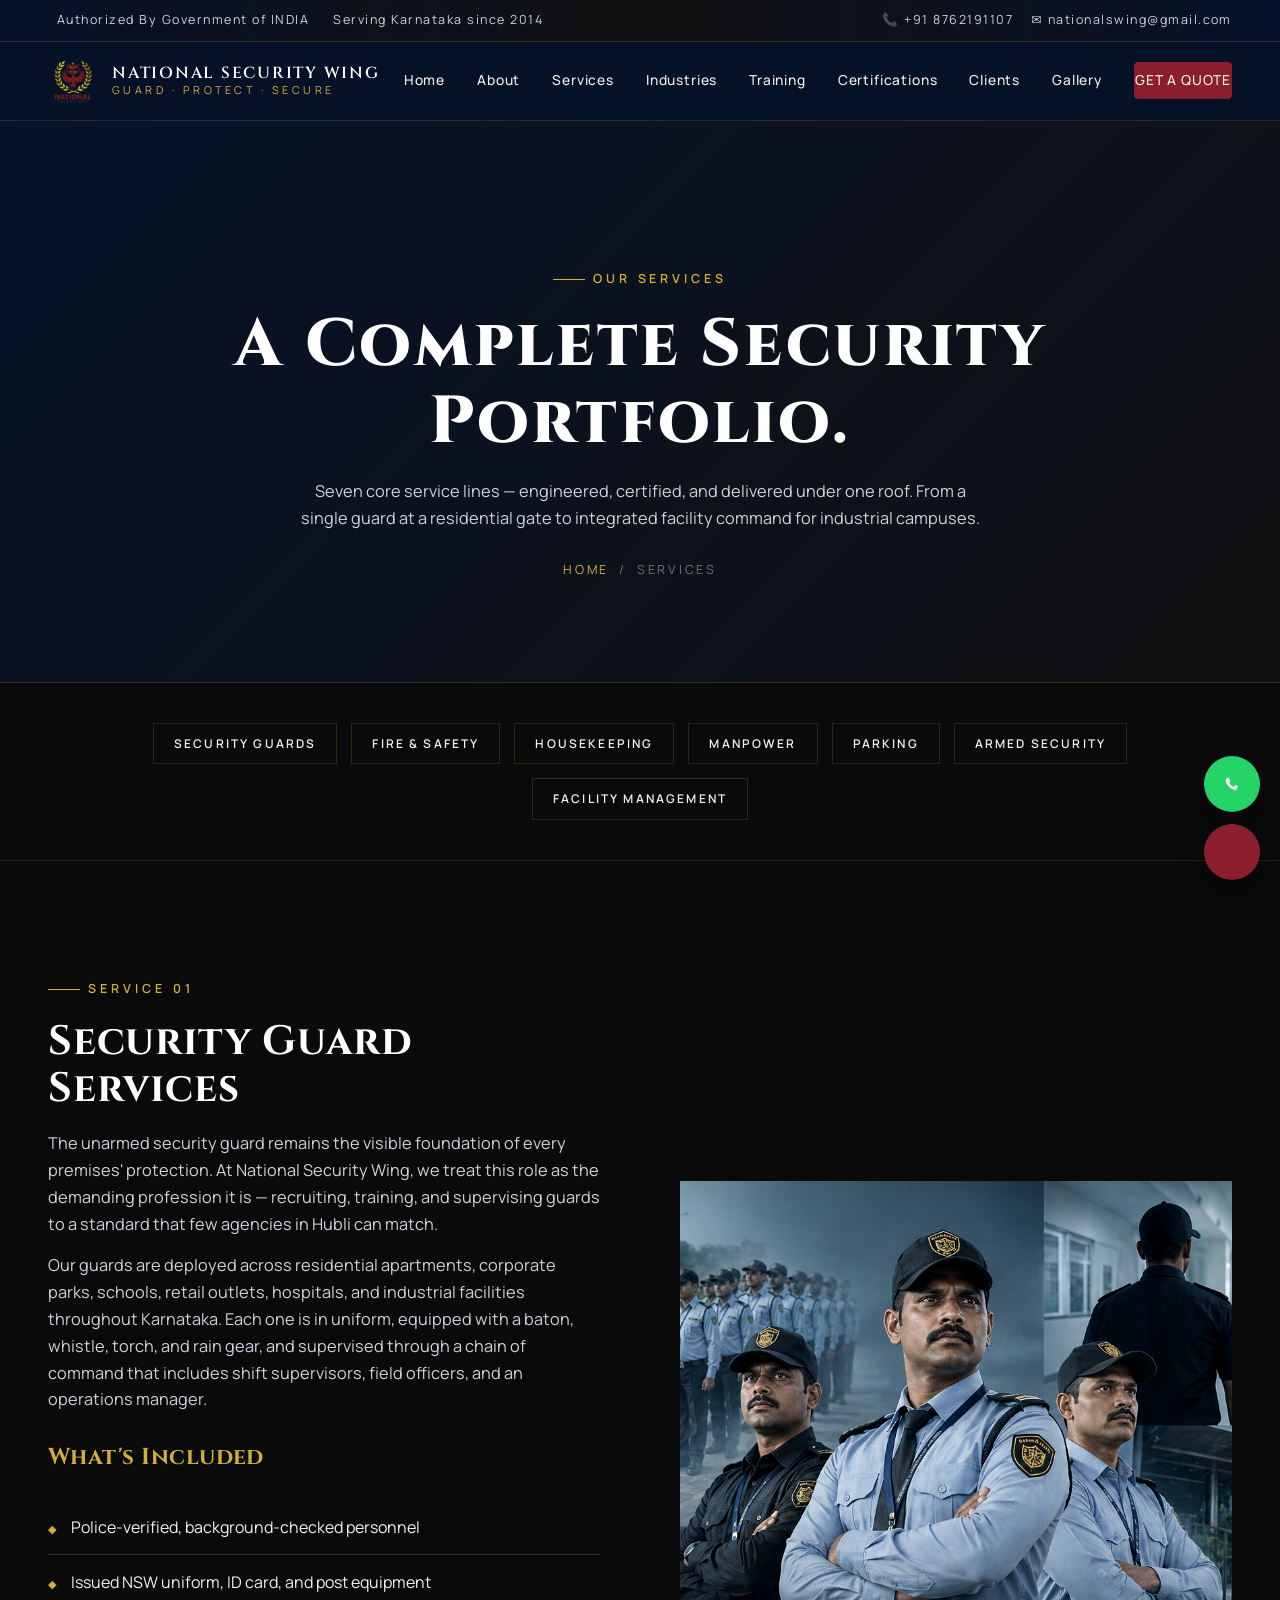
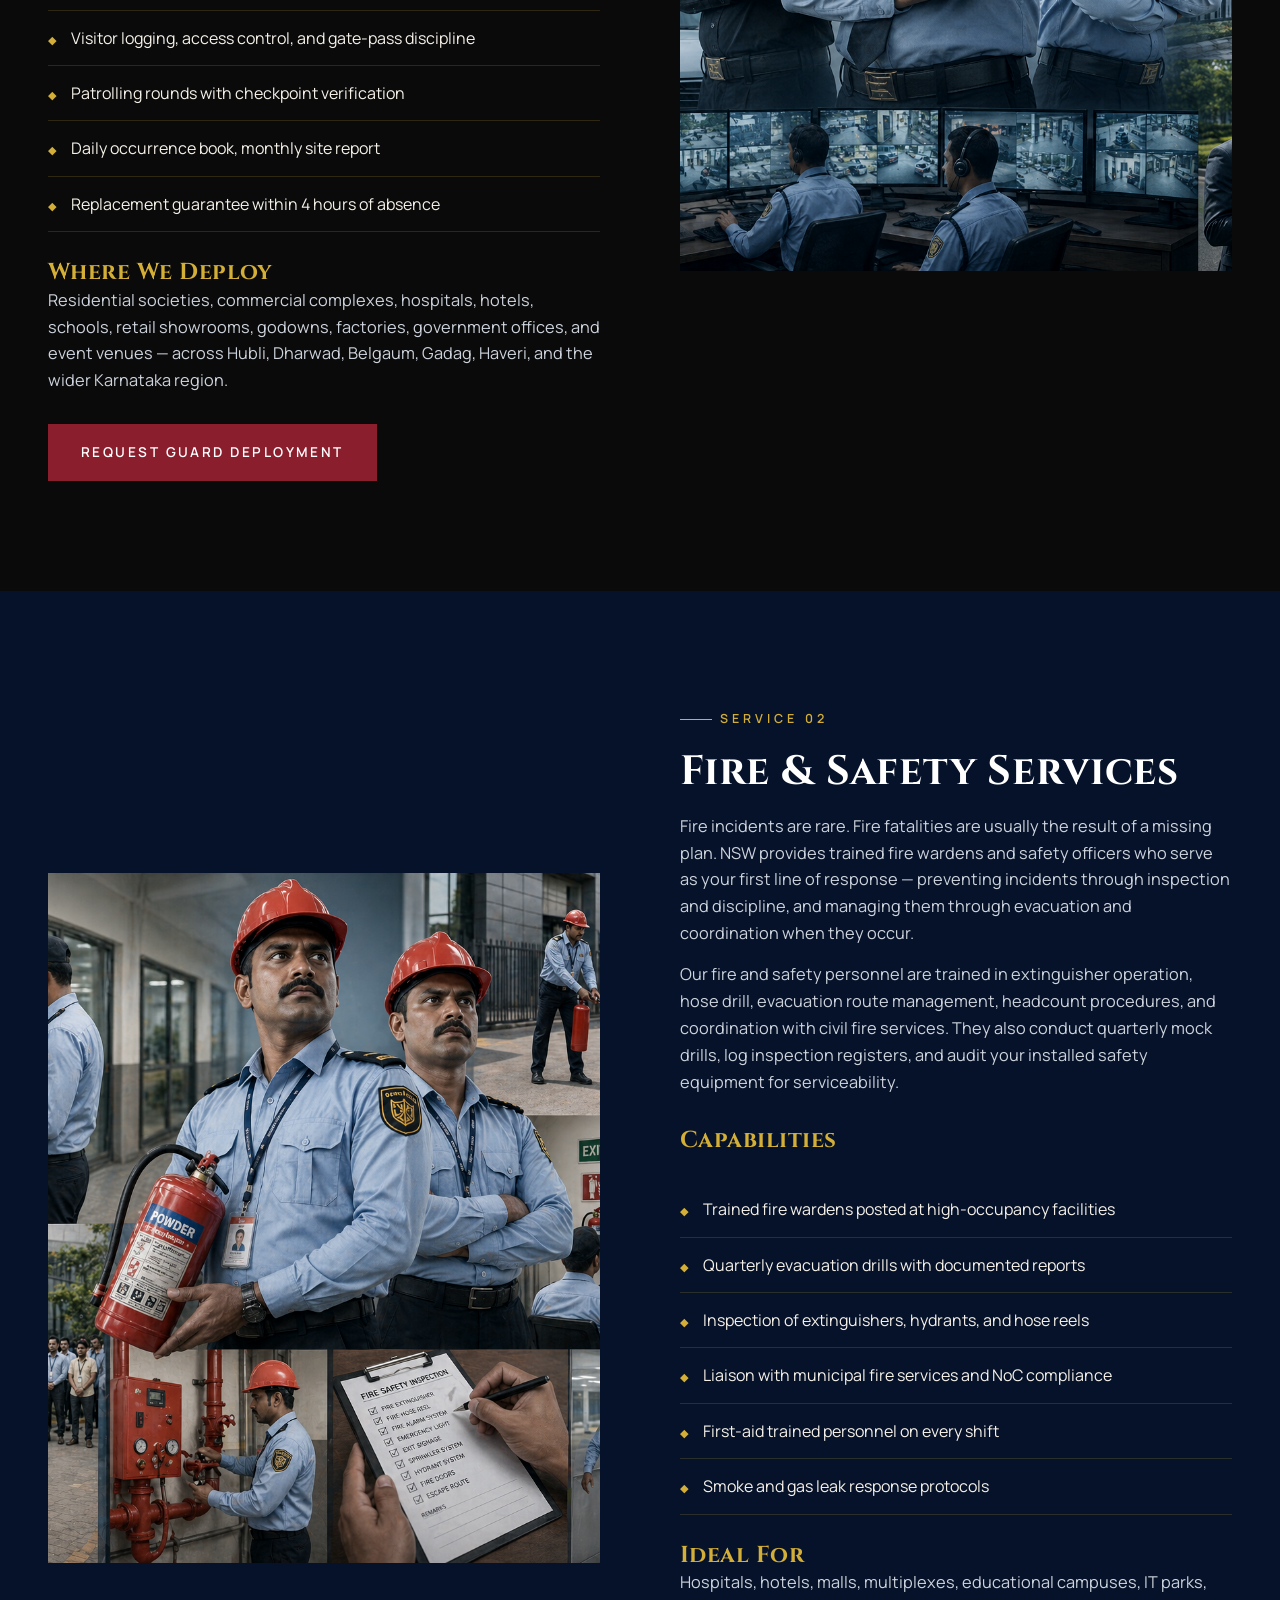
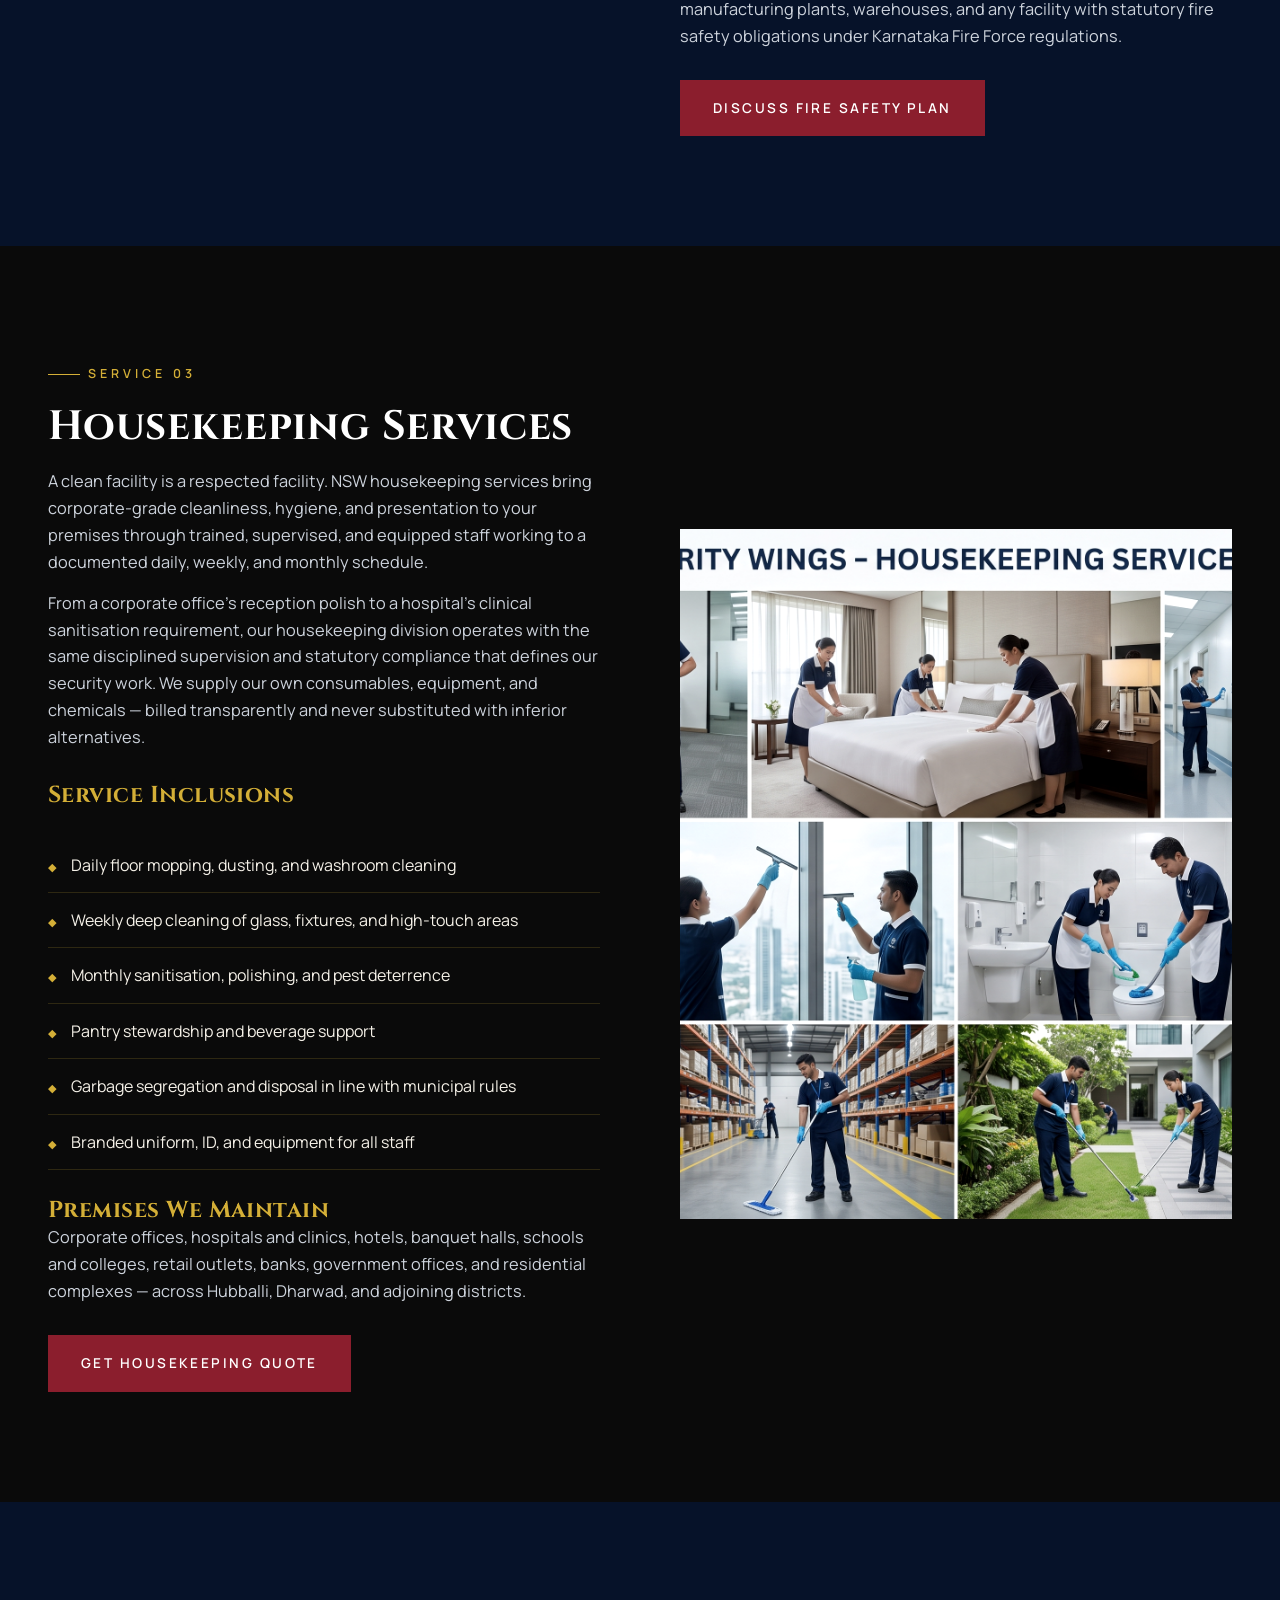
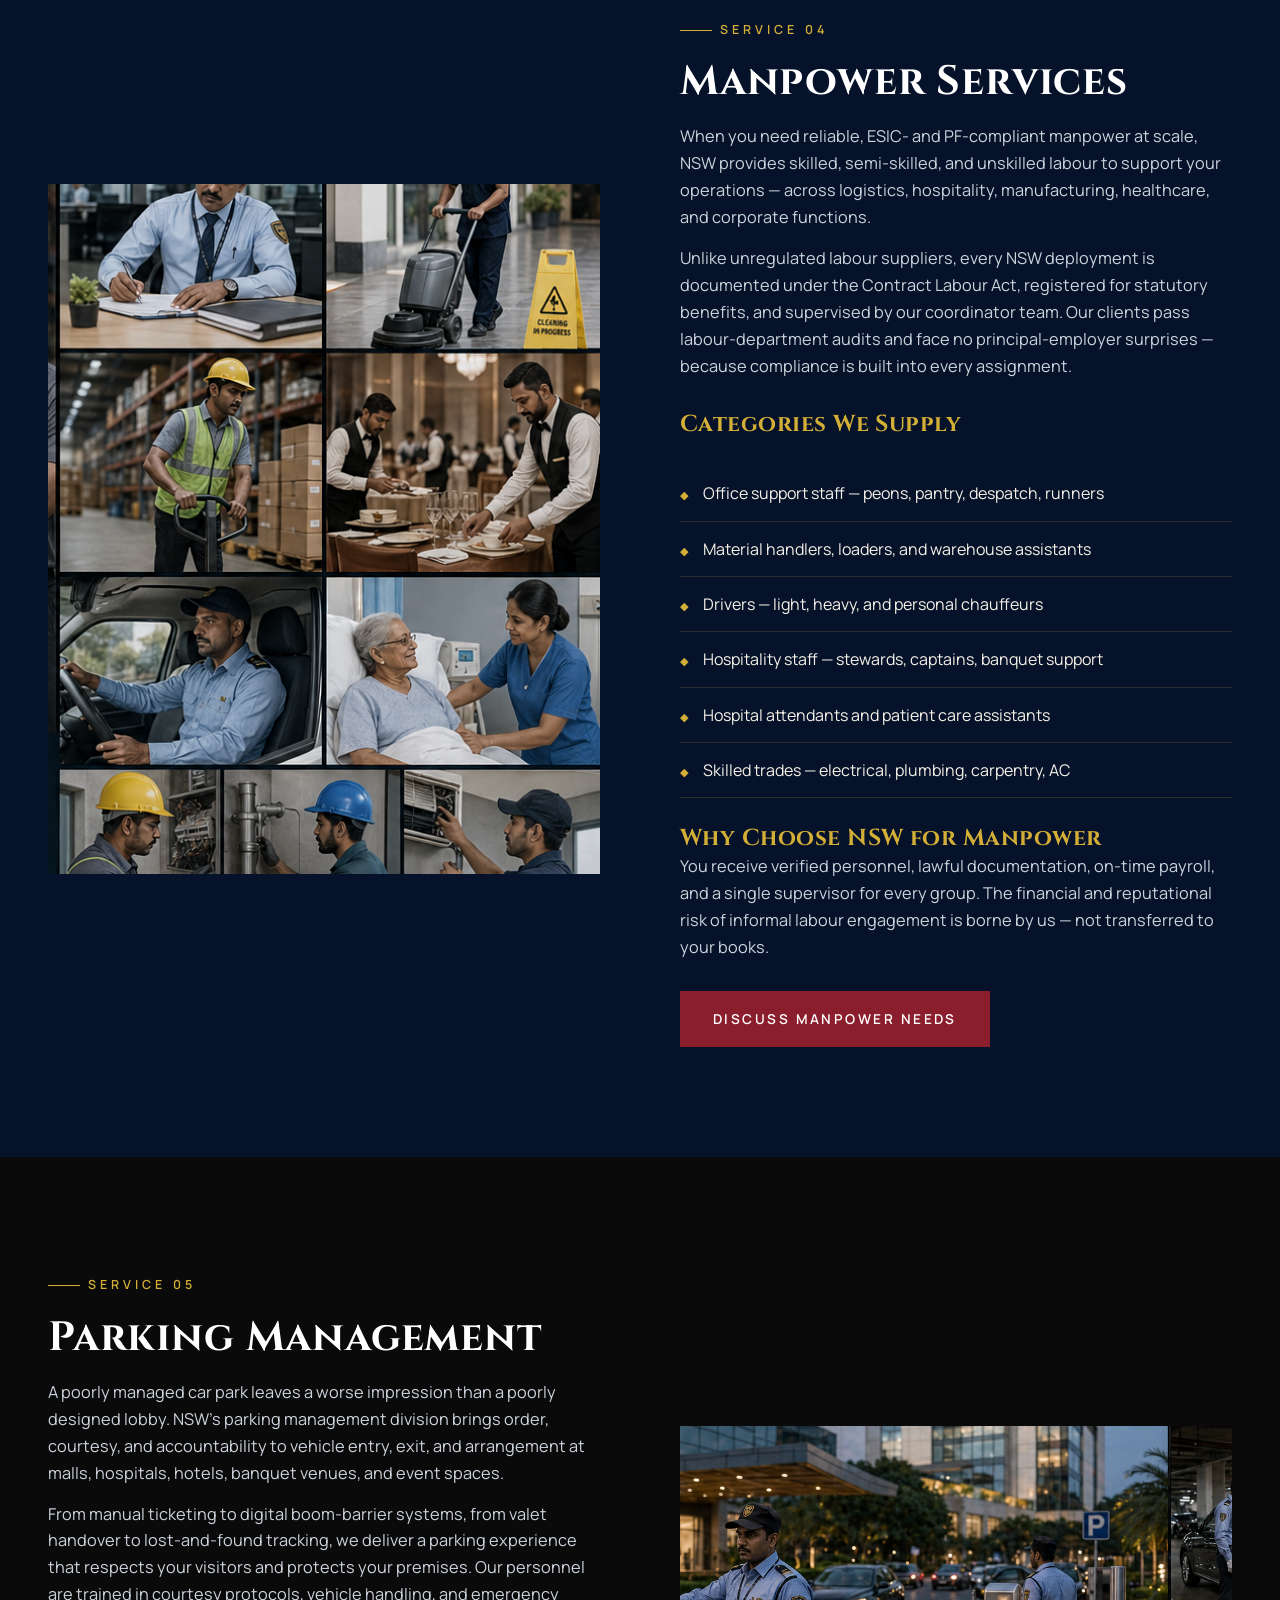
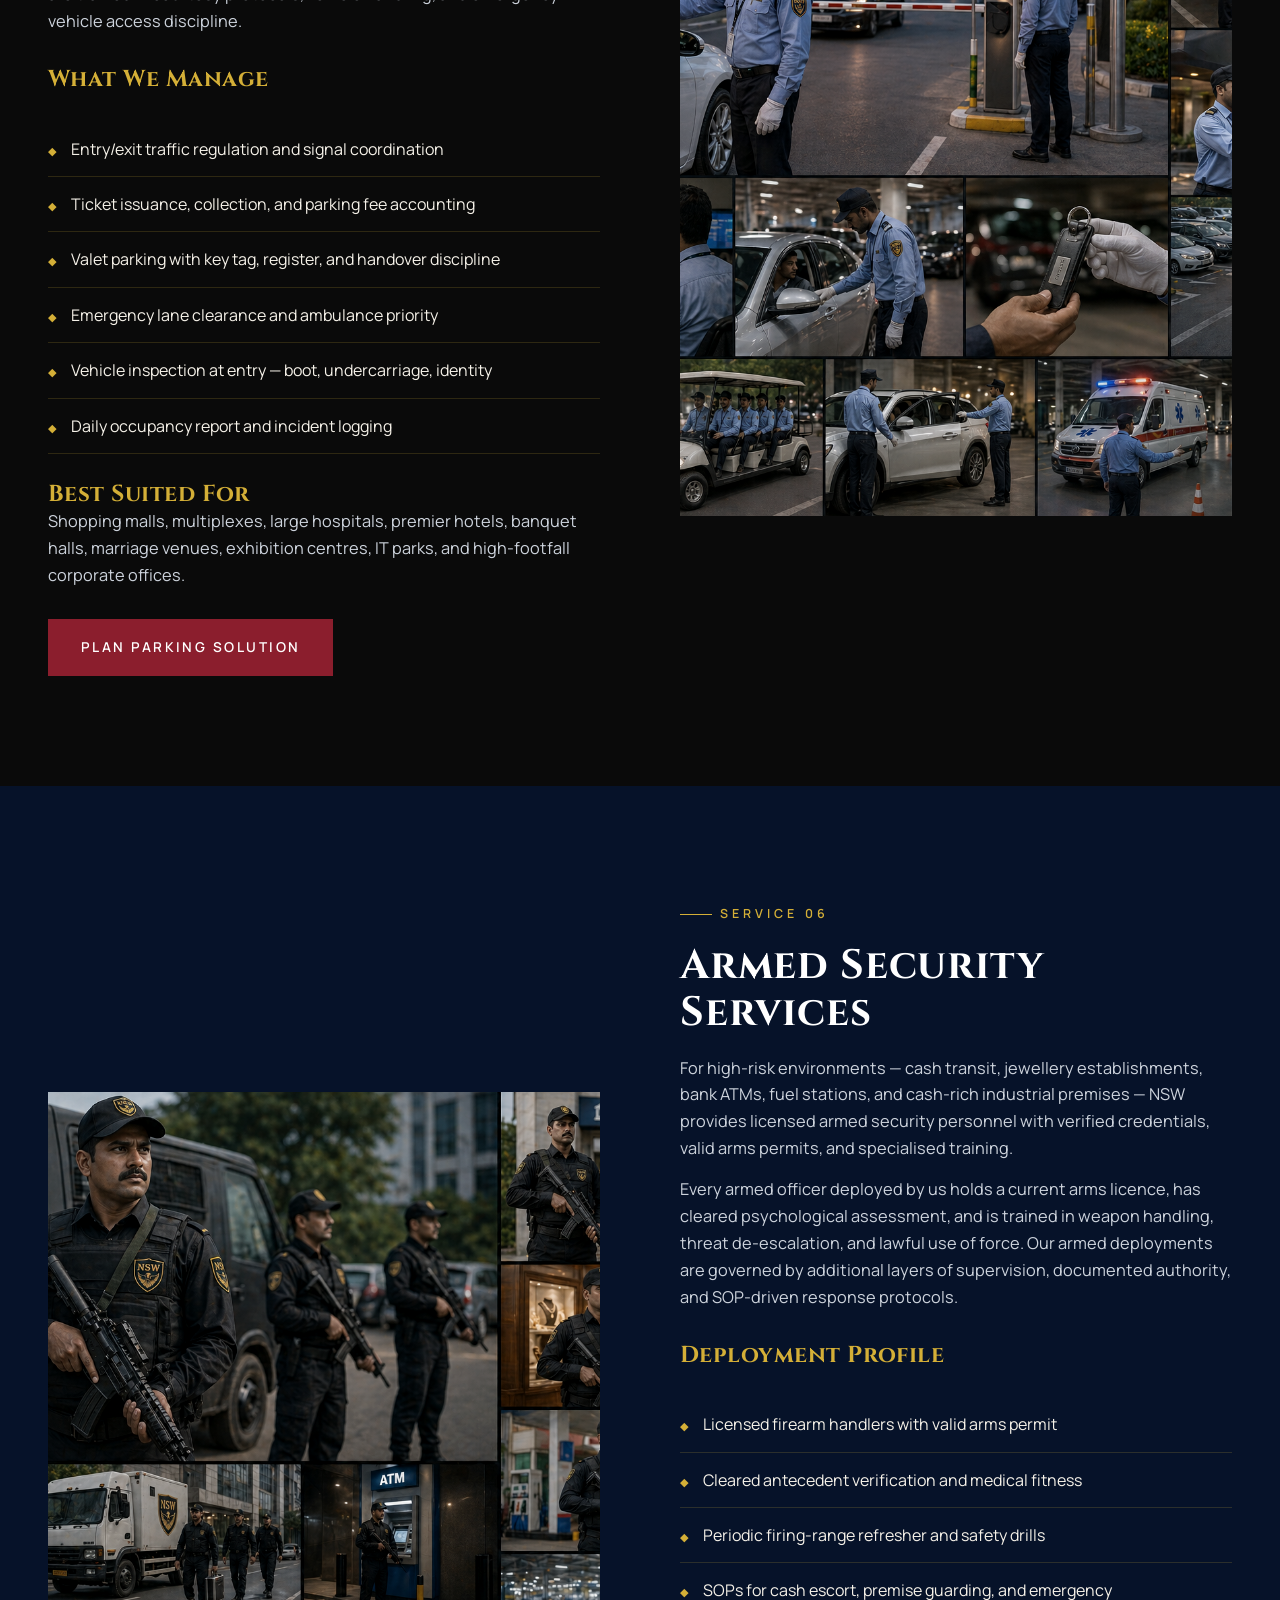
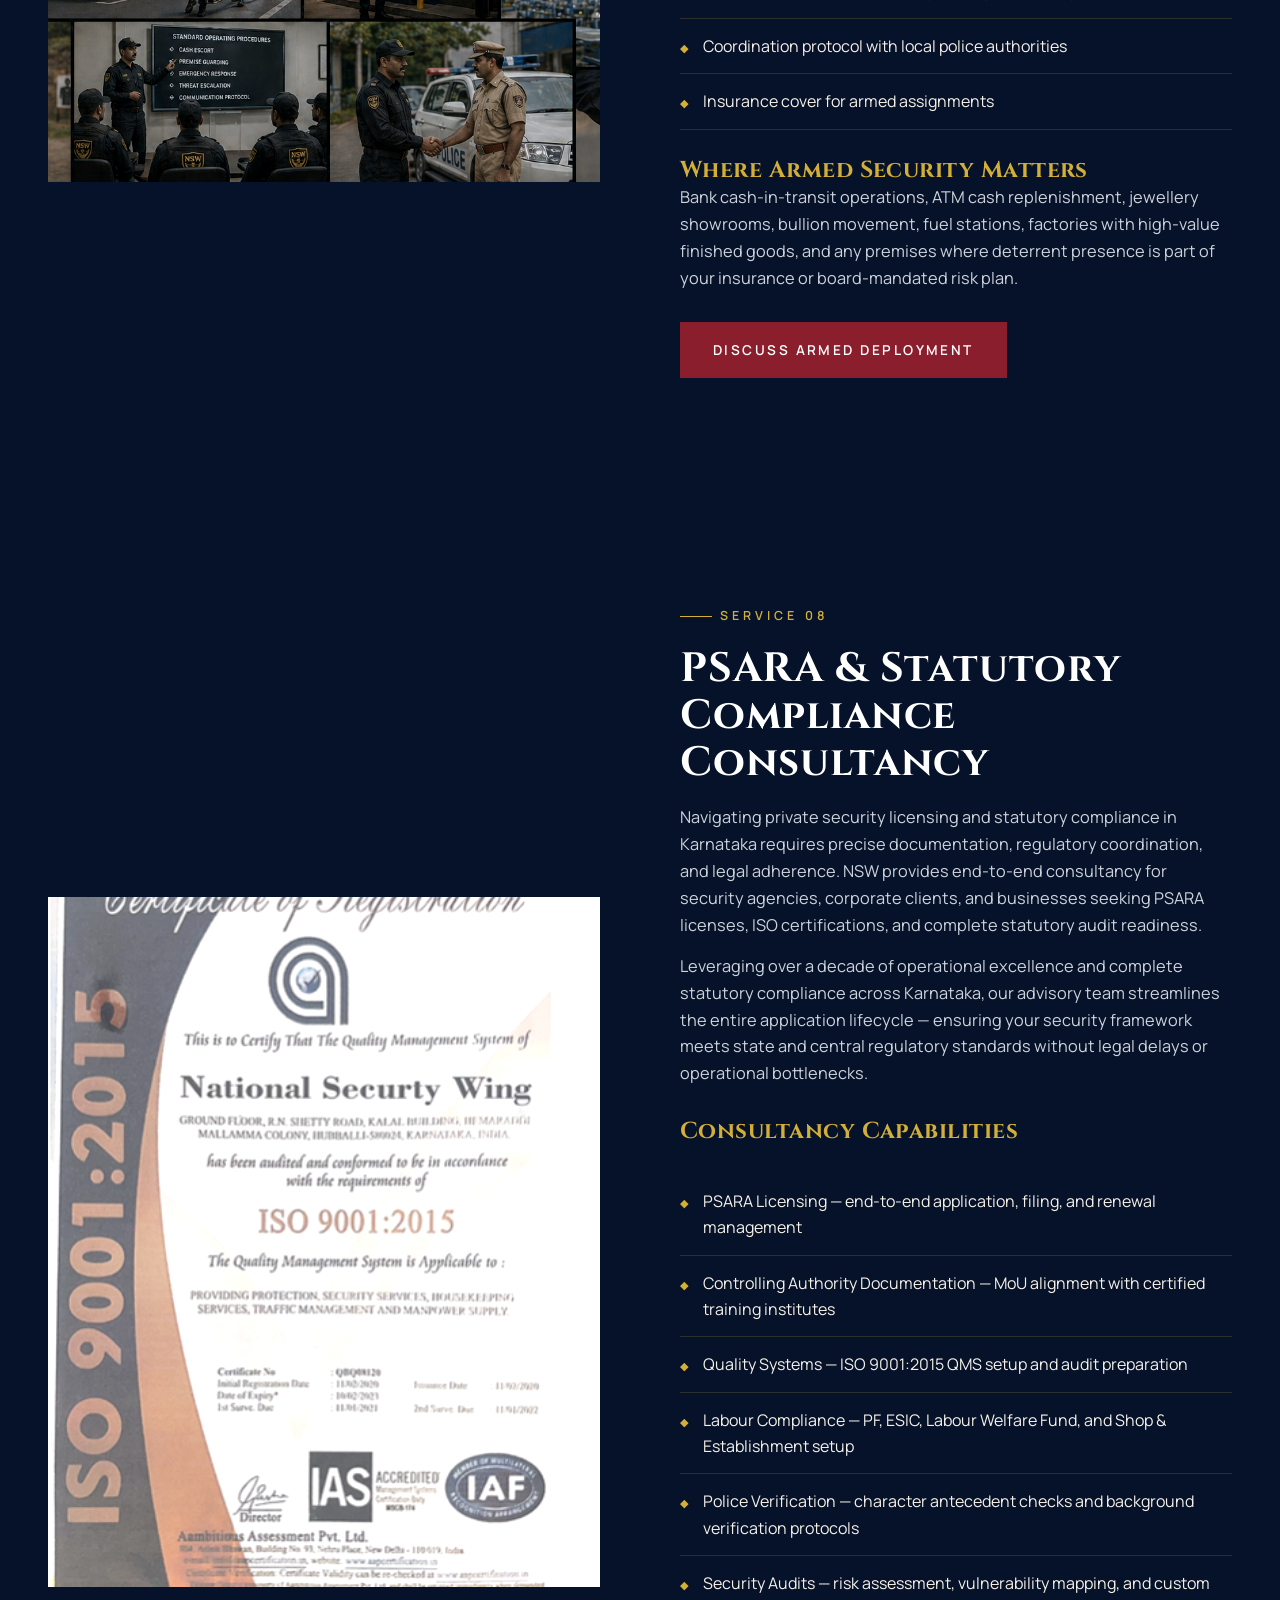
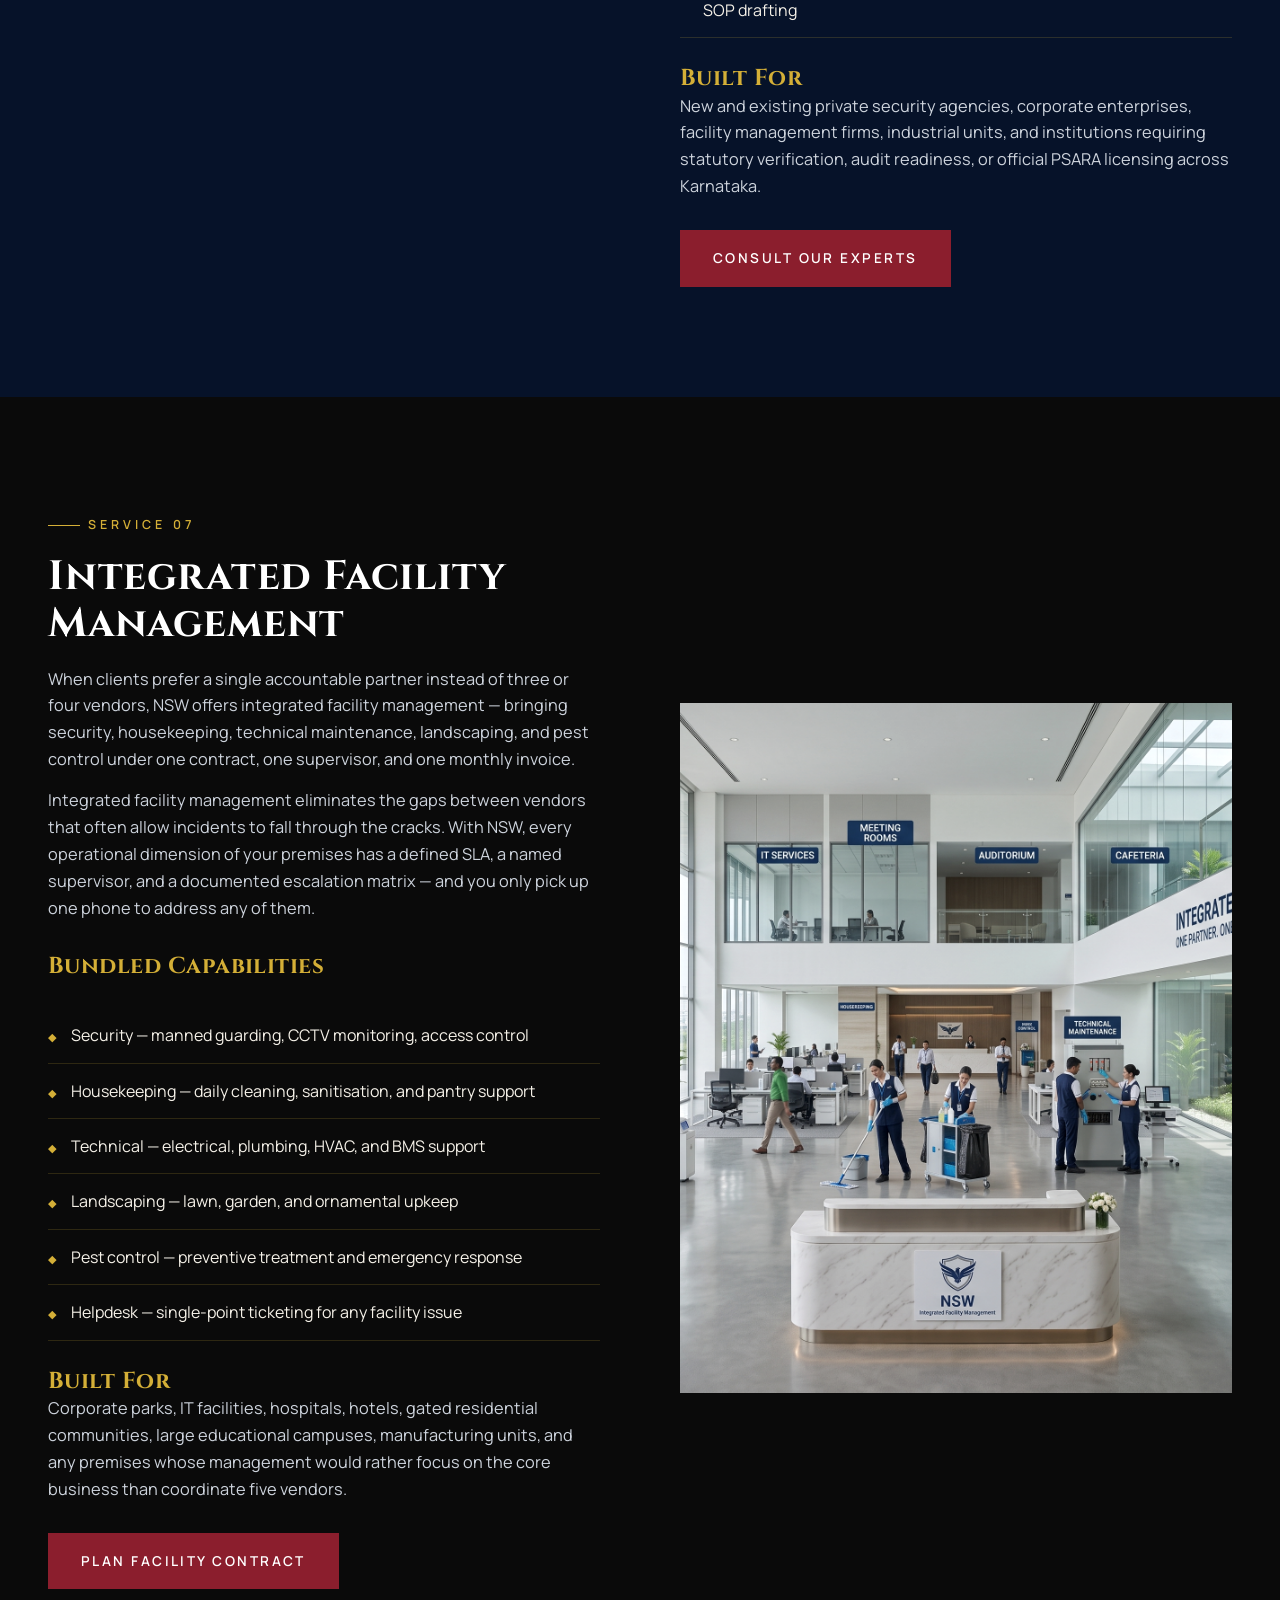
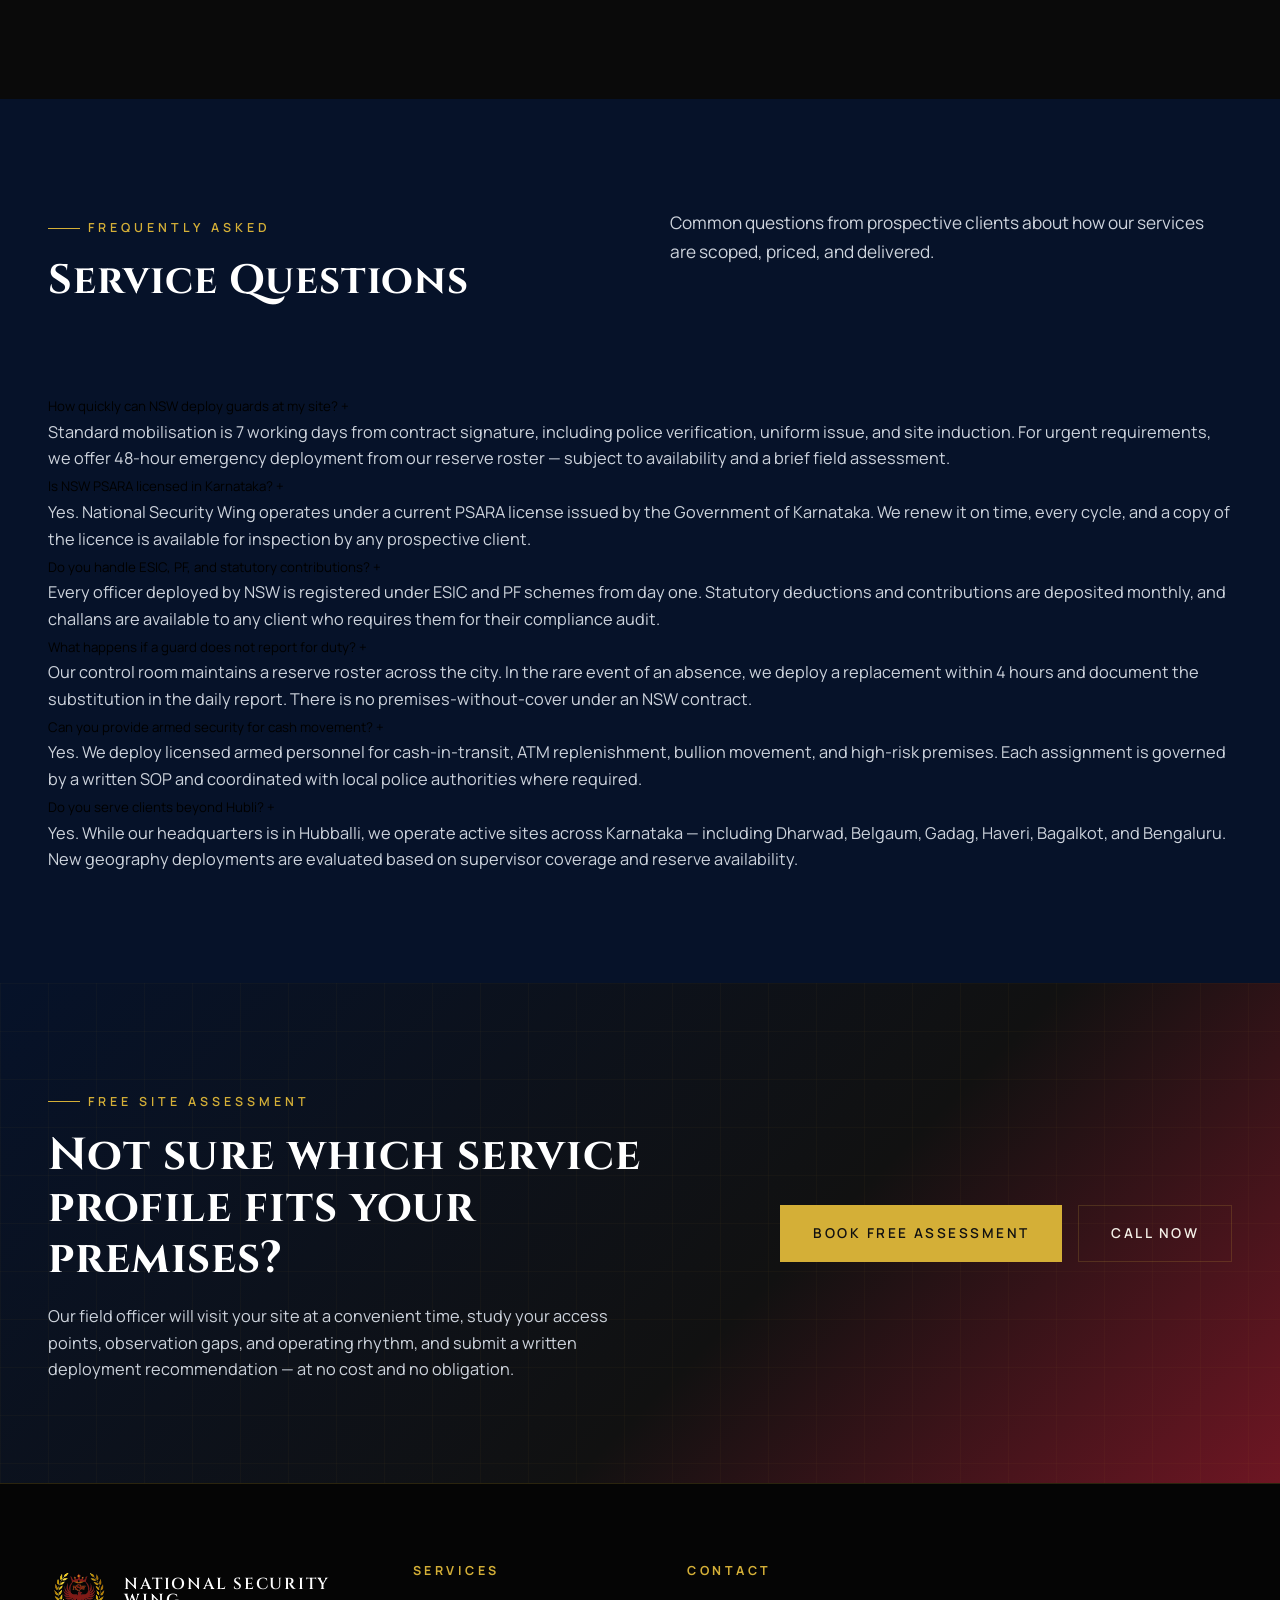
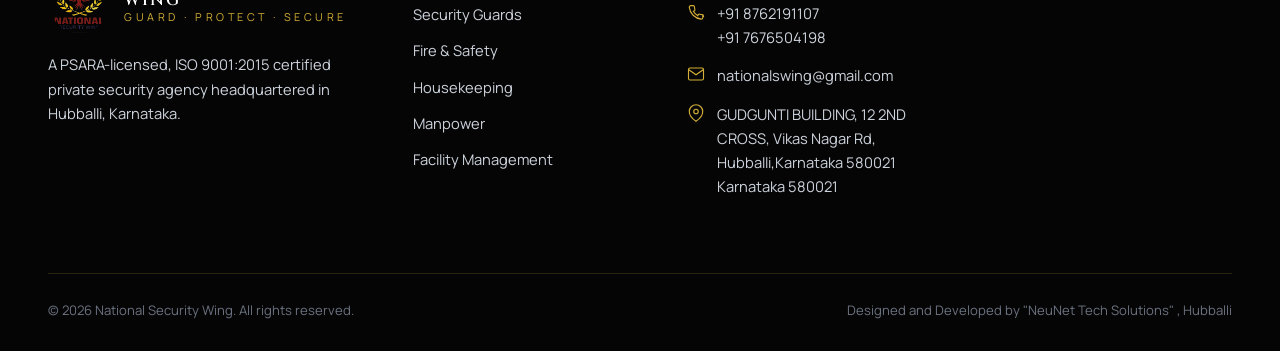
<file: services.html>
<!DOCTYPE html>
<html lang="en">
<head>
<meta charset="UTF-8">
<meta name="viewport" content="width=device-width, initial-scale=1.0">
<title>Security Services in Hubli & Karnataka | NSW — Guards, Fire, Facility</title>
<meta name="description" content="Complete security services in Hubli, Karnataka — security guards, armed security, fire safety, housekeeping, manpower, parking, and facility management. PSARA licensed. Free site assessment.">
<meta name="keywords" content="security services in Hubli, security guards in Hubballi, armed security Karnataka, fire safety services, facility management Hubli, housekeeping services Hubballi, parking management">
<link rel="canonical" href="https://nationalsecuritywing.com/services.html">
<link rel="stylesheet" href="assets/css/style.css">
</head>
<body>

<div class="topbar">
  <div class="topbar-inner">
    <div class="topbar-left">
      <span><span class="gold-dot"></span>&nbsp;&nbsp;Authorized By Government of INDIA</span>
      <span>Serving Karnataka since 2014</span>
    </div>
    <div class="topbar-right">
      <a href="tel:+918762191107">📞 +91 8762191107</a>
      <a href="mailto: nationalswing@gmail.com">✉ nationalswing@gmail.com</a>
    </div>
  </div>
</div>

  <header class="site-header">
  <nav class="nav">
    <a href="index.html" class="brand">
      <img src="assets/images/logo.png" alt="NSW Logo" width="50" height="50">
      <div class="brand-text">
        <span class="brand-name">NATIONAL SECURITY WING</span>
        <span class="brand-tag">Guard · Protect · Secure</span>
      </div>
    </a>

    <!-- Hamburger Button -->
    <button class="nav-toggle" id="navToggle" aria-label="Toggle navigation">
      <span></span>
      <span></span>
      <span></span>
    </button>

    <!-- Navigation Links -->
    <div class="nav-links" id="navLinks">
      <a href="index.html">Home</a>
      <a href="about.html">About</a>
      <a href="services.html">Services</a>
      <a href="industries.html">Industries</a>
      <a href="training.html">Training</a>
      <a href="certifications.html">Certifications</a>
      <a href="clients.html">Clients</a>
      <a href="gallery.html">Gallery</a>
      <a href="contact.html" class="nav-cta">Get a Quote</a>
    </div>
  </nav>
</header>

<section class="page-header">
  <div class="container">
    <div class="page-header-inner">
      <span class="eyebrow">Our Services</span>
      <h1>A Complete Security Portfolio.</h1>
      <p style="max-width:680px; margin: 18px auto 0;">Seven core service lines — engineered, certified, and delivered under one roof. From a single guard at a residential gate to integrated facility command for industrial campuses.</p>
      <div class="breadcrumb" style="margin-top: 28px;"><a href="index.html">Home</a> <span>/</span> <span>Services</span></div>
    </div>
  </div>
</section>

<!-- SERVICE NAV -->
<section style="padding: 40px 0; background: var(--c-jet); border-bottom: 1px solid var(--c-line);">
  <div class="container">
    <div style="display:flex; gap: 14px; flex-wrap: wrap; justify-content: center;">
      <a href="#guards" class="btn btn-ghost" style="padding: 10px 20px; font-size: 0.75rem;">Security Guards</a>
      <a href="#fire" class="btn btn-ghost" style="padding: 10px 20px; font-size: 0.75rem;">Fire & Safety</a>
      <a href="#housekeeping" class="btn btn-ghost" style="padding: 10px 20px; font-size: 0.75rem;">Housekeeping</a>
      <a href="#manpower" class="btn btn-ghost" style="padding: 10px 20px; font-size: 0.75rem;">Manpower</a>
      <a href="#parking" class="btn btn-ghost" style="padding: 10px 20px; font-size: 0.75rem;">Parking</a>
      <a href="#armed" class="btn btn-ghost" style="padding: 10px 20px; font-size: 0.75rem;">Armed Security</a>
      <a href="#facility" class="btn btn-ghost" style="padding: 10px 20px; font-size: 0.75rem;">Facility Management</a>
    </div>
  </div>
</section>

<!-- 1. SECURITY GUARDS -->
<section id="guards" class="section-dark">
  <div class="container">
    <div class="split">
      <div class="fade-up">
        <span class="eyebrow">Service 01</span>
        <h2>Security Guard Services</h2>
        <p style="margin-top:18px;">The unarmed security guard remains the visible foundation of every premises' protection. At National Security Wing, we treat this role as the demanding profession it is — recruiting, training, and supervising guards to a standard that few agencies in Hubli can match.</p>
        <p style="margin-top:14px;">Our guards are deployed across residential apartments, corporate parks, schools, retail outlets, hospitals, and industrial facilities throughout Karnataka. Each one is in uniform, equipped with a baton, whistle, torch, and rain gear, and supervised through a chain of command that includes shift supervisors, field officers, and an operations manager.</p>

        <h3 style="margin-top: 32px; color: var(--c-gold);">What's Included</h3>
        <ul class="feature-list">
          <li>Police-verified, background-checked personnel</li>
          <li>Issued NSW uniform, ID card, and post equipment</li>
          <li>Visitor logging, access control, and gate-pass discipline</li>
          <li>Patrolling rounds with checkpoint verification</li>
          <li>Daily occurrence book, monthly site report</li>
          <li>Replacement guarantee within 4 hours of absence</li>
        </ul>

        <h3 style="margin-top: 28px; color: var(--c-gold);">Where We Deploy</h3>
        <p>Residential societies, commercial complexes, hospitals, hotels, schools, retail showrooms, godowns, factories, government offices, and event venues — across Hubli, Dharwad, Belgaum, Gadag, Haveri, and the wider Karnataka region.</p>

        <a href="contact.html" class="btn btn-primary mt-30">Request Guard Deployment</a>
      </div>
      <div class="split-img fade-up">
        <img src="assets/images/benki.png" alt="Security guard">
      </div>
    </div>
  </div>
</section>

<!-- 2. FIRE & SAFETY -->
<section id="fire" class="section-deep">
  <div class="container">
    <div class="split">
      <div class="split-img fade-up">
        <img src="assets/images/kalu.png" alt="Fire safety">
      </div>
      <div class="fade-up">
        <span class="eyebrow">Service 02</span>
        <h2>Fire & Safety Services</h2>
        <p style="margin-top:18px;">Fire incidents are rare. Fire fatalities are usually the result of a missing plan. NSW provides trained fire wardens and safety officers who serve as your first line of response — preventing incidents through inspection and discipline, and managing them through evacuation and coordination when they occur.</p>
        <p style="margin-top:14px;">Our fire and safety personnel are trained in extinguisher operation, hose drill, evacuation route management, headcount procedures, and coordination with civil fire services. They also conduct quarterly mock drills, log inspection registers, and audit your installed safety equipment for serviceability.</p>

        <h3 style="margin-top: 32px; color: var(--c-gold);">Capabilities</h3>
        <ul class="feature-list">
          <li>Trained fire wardens posted at high-occupancy facilities</li>
          <li>Quarterly evacuation drills with documented reports</li>
          <li>Inspection of extinguishers, hydrants, and hose reels</li>
          <li>Liaison with municipal fire services and NoC compliance</li>
          <li>First-aid trained personnel on every shift</li>
          <li>Smoke and gas leak response protocols</li>
        </ul>

        <h3 style="margin-top: 28px; color: var(--c-gold);">Ideal For</h3>
        <p>Hospitals, hotels, malls, multiplexes, educational campuses, IT parks, manufacturing plants, warehouses, and any facility with statutory fire safety obligations under Karnataka Fire Force regulations.</p>

        <a href="contact.html" class="btn btn-primary mt-30">Discuss Fire Safety Plan</a>
      </div>
    </div>
  </div>
</section>

<!-- 3. HOUSEKEEPING -->
<section id="housekeeping" class="section-dark">
  <div class="container">
    <div class="split">
      <div class="fade-up">
        <span class="eyebrow">Service 03</span>
        <h2>Housekeeping Services</h2>
        <p style="margin-top:18px;">A clean facility is a respected facility. NSW housekeeping services bring corporate-grade cleanliness, hygiene, and presentation to your premises through trained, supervised, and equipped staff working to a documented daily, weekly, and monthly schedule.</p>
        <p style="margin-top:14px;">From a corporate office's reception polish to a hospital's clinical sanitisation requirement, our housekeeping division operates with the same disciplined supervision and statutory compliance that defines our security work. We supply our own consumables, equipment, and chemicals — billed transparently and never substituted with inferior alternatives.</p>

        <h3 style="margin-top: 32px; color: var(--c-gold);">Service Inclusions</h3>
        <ul class="feature-list">
          <li>Daily floor mopping, dusting, and washroom cleaning</li>
          <li>Weekly deep cleaning of glass, fixtures, and high-touch areas</li>
          <li>Monthly sanitisation, polishing, and pest deterrence</li>
          <li>Pantry stewardship and beverage support</li>
          <li>Garbage segregation and disposal in line with municipal rules</li>
          <li>Branded uniform, ID, and equipment for all staff</li>
        </ul>

        <h3 style="margin-top: 28px; color: var(--c-gold);">Premises We Maintain</h3>
        <p>Corporate offices, hospitals and clinics, hotels, banquet halls, schools and colleges, retail outlets, banks, government offices, and residential complexes — across Hubballi, Dharwad, and adjoining districts.</p>

        <a href="contact.html" class="btn btn-primary mt-30">Get Housekeeping Quote</a>
      </div>
      <div class="split-img fade-up">
        <img src="assets/images/house_keeping.png" alt="Housekeeping">
      </div>
    </div>
  </div>
</section>

<!-- 4. MANPOWER -->
<section id="manpower" class="section-deep">
  <div class="container">
    <div class="split">
      <div class="split-img fade-up">
        <img src="assets/images/manpo.png" alt="Manpower services">
      </div>
      <div class="fade-up">
        <span class="eyebrow">Service 04</span>
        <h2>Manpower Services</h2>
        <p style="margin-top:18px;">When you need reliable, ESIC- and PF-compliant manpower at scale, NSW provides skilled, semi-skilled, and unskilled labour to support your operations — across logistics, hospitality, manufacturing, healthcare, and corporate functions.</p>
        <p style="margin-top:14px;">Unlike unregulated labour suppliers, every NSW deployment is documented under the Contract Labour Act, registered for statutory benefits, and supervised by our coordinator team. Our clients pass labour-department audits and face no principal-employer surprises — because compliance is built into every assignment.</p>

        <h3 style="margin-top: 32px; color: var(--c-gold);">Categories We Supply</h3>
        <ul class="feature-list">
          <li>Office support staff — peons, pantry, despatch, runners</li>
          <li>Material handlers, loaders, and warehouse assistants</li>
          <li>Drivers — light, heavy, and personal chauffeurs</li>
          <li>Hospitality staff — stewards, captains, banquet support</li>
          <li>Hospital attendants and patient care assistants</li>
          <li>Skilled trades — electrical, plumbing, carpentry, AC</li>
        </ul>

        <h3 style="margin-top: 28px; color: var(--c-gold);">Why Choose NSW for Manpower</h3>
        <p>You receive verified personnel, lawful documentation, on-time payroll, and a single supervisor for every group. The financial and reputational risk of informal labour engagement is borne by us — not transferred to your books.</p>

        <a href="contact.html" class="btn btn-primary mt-30">Discuss Manpower Needs</a>
      </div>
    </div>
  </div>
</section>

<!-- 5. PARKING -->
<section id="parking" class="section-dark">
  <div class="container">
    <div class="split">
      <div class="fade-up">
        <span class="eyebrow">Service 05</span>
        <h2>Parking Management</h2>
        <p style="margin-top:18px;">A poorly managed car park leaves a worse impression than a poorly designed lobby. NSW's parking management division brings order, courtesy, and accountability to vehicle entry, exit, and arrangement at malls, hospitals, hotels, banquet venues, and event spaces.</p>
        <p style="margin-top:14px;">From manual ticketing to digital boom-barrier systems, from valet handover to lost-and-found tracking, we deliver a parking experience that respects your visitors and protects your premises. Our personnel are trained in courtesy protocols, vehicle handling, and emergency vehicle access discipline.</p>

        <h3 style="margin-top: 32px; color: var(--c-gold);">What We Manage</h3>
        <ul class="feature-list">
          <li>Entry/exit traffic regulation and signal coordination</li>
          <li>Ticket issuance, collection, and parking fee accounting</li>
          <li>Valet parking with key tag, register, and handover discipline</li>
          <li>Emergency lane clearance and ambulance priority</li>
          <li>Vehicle inspection at entry — boot, undercarriage, identity</li>
          <li>Daily occupancy report and incident logging</li>
        </ul>

        <h3 style="margin-top: 28px; color: var(--c-gold);">Best Suited For</h3>
        <p>Shopping malls, multiplexes, large hospitals, premier hotels, banquet halls, marriage venues, exhibition centres, IT parks, and high-footfall corporate offices.</p>

        <a href="contact.html" class="btn btn-primary mt-30">Plan Parking Solution</a>
      </div>
      <div class="split-img fade-up">
        <img src="assets/images/parking.png" alt="Parking management">
      </div>
    </div>
  </div>
</section>

<!-- 6. ARMED SECURITY -->
<section id="armed" class="section-deep">
  <div class="container">
    <div class="split">
      <div class="split-img fade-up">
        <img src="assets/images/secure.png" alt="Armed security">
      </div>
      <div class="fade-up">
        <span class="eyebrow">Service 06</span>
        <h2>Armed Security Services</h2>
        <p style="margin-top:18px;">For high-risk environments — cash transit, jewellery establishments, bank ATMs, fuel stations, and cash-rich industrial premises — NSW provides licensed armed security personnel with verified credentials, valid arms permits, and specialised training.</p>
        <p style="margin-top:14px;">Every armed officer deployed by us holds a current arms licence, has cleared psychological assessment, and is trained in weapon handling, threat de-escalation, and lawful use of force. Our armed deployments are governed by additional layers of supervision, documented authority, and SOP-driven response protocols.</p>

        <h3 style="margin-top: 32px; color: var(--c-gold);">Deployment Profile</h3>
        <ul class="feature-list">
          <li>Licensed firearm handlers with valid arms permit</li>
          <li>Cleared antecedent verification and medical fitness</li>
          <li>Periodic firing-range refresher and safety drills</li>
          <li>SOPs for cash escort, premise guarding, and emergency</li>
          <li>Coordination protocol with local police authorities</li>
          <li>Insurance cover for armed assignments</li>
        </ul>

        <h3 style="margin-top: 28px; color: var(--c-gold);">Where Armed Security Matters</h3>
        <p>Bank cash-in-transit operations, ATM cash replenishment, jewellery showrooms, bullion movement, fuel stations, factories with high-value finished goods, and any premises where deterrent presence is part of your insurance or board-mandated risk plan.</p>

        <a href="contact.html" class="btn btn-primary mt-30">Discuss Armed Deployment</a>
      </div>
    </div>
  </div>
</section>

<!-- 08. PSARA & COMPLIANCE CONSULTANCY -->
<section id="psara-consultancy" class="section-deep">
  <div class="container">
    <div class="split">
      <div class="split-img fade-up">
        <img src="assets/images/registration.png" alt="PSARA & Compliance Consultancy">
      </div>
      <div class="fade-up">
        <span class="eyebrow">Service 08</span>
        <h2>PSARA & Statutory Compliance Consultancy</h2>
        <p style="margin-top:18px;">Navigating private security licensing and statutory compliance in Karnataka requires precise documentation, regulatory coordination, and legal adherence. NSW provides end-to-end consultancy for security agencies, corporate clients, and businesses seeking PSARA licenses, ISO certifications, and complete statutory audit readiness.</p>
        <p style="margin-top:14px;">Leveraging over a decade of operational excellence and complete statutory compliance across Karnataka, our advisory team streamlines the entire application lifecycle — ensuring your security framework meets state and central regulatory standards without legal delays or operational bottlenecks.</p>

        <h3 style="margin-top: 32px; color: var(--c-gold);">Consultancy Capabilities</h3>
        <ul class="feature-list">
          <li>PSARA Licensing — end-to-end application, filing, and renewal management</li>
          <li>Controlling Authority Documentation — MoU alignment with certified training institutes</li>
          <li>Quality Systems — ISO 9001:2015 QMS setup and audit preparation</li>
          <li>Labour Compliance — PF, ESIC, Labour Welfare Fund, and Shop & Establishment setup</li>
          <li>Police Verification — character antecedent checks and background verification protocols</li>
          <li>Security Audits — risk assessment, vulnerability mapping, and custom SOP drafting</li>
        </ul>

        <h3 style="margin-top: 28px; color: var(--c-gold);">Built For</h3>
        <p>New and existing private security agencies, corporate enterprises, facility management firms, industrial units, and institutions requiring statutory verification, audit readiness, or official PSARA licensing across Karnataka.</p>

        <a href="contact.html" class="btn btn-primary mt-30">Consult Our Experts</a>
      </div>
    </div>
  </div>
</section>

<!-- 7. FACILITY MANAGEMENT -->
<section id="facility" class="section-dark">
  <div class="container">
    <div class="split">
      <div class="fade-up">
        <span class="eyebrow">Service 07</span>
        <h2>Integrated Facility Management</h2>
        <p style="margin-top:18px;">When clients prefer a single accountable partner instead of three or four vendors, NSW offers integrated facility management — bringing security, housekeeping, technical maintenance, landscaping, and pest control under one contract, one supervisor, and one monthly invoice.</p>
        <p style="margin-top:14px;">Integrated facility management eliminates the gaps between vendors that often allow incidents to fall through the cracks. With NSW, every operational dimension of your premises has a defined SLA, a named supervisor, and a documented escalation matrix — and you only pick up one phone to address any of them.</p>

        <h3 style="margin-top: 32px; color: var(--c-gold);">Bundled Capabilities</h3>
        <ul class="feature-list">
          <li>Security — manned guarding, CCTV monitoring, access control</li>
          <li>Housekeeping — daily cleaning, sanitisation, and pantry support</li>
          <li>Technical — electrical, plumbing, HVAC, and BMS support</li>
          <li>Landscaping — lawn, garden, and ornamental upkeep</li>
          <li>Pest control — preventive treatment and emergency response</li>
          <li>Helpdesk — single-point ticketing for any facility issue</li>
        </ul>

        <h3 style="margin-top: 28px; color: var(--c-gold);">Built For</h3>
        <p>Corporate parks, IT facilities, hospitals, hotels, gated residential communities, large educational campuses, manufacturing units, and any premises whose management would rather focus on the core business than coordinate five vendors.</p>

        <a href="contact.html" class="btn btn-primary mt-30">Plan Facility Contract</a>
      </div>
      <div class="split-img fade-up">
        <img src="assets/images/integrated.png" alt="Facility management">
      </div>
    </div>
  </div>
</section>

<!-- FAQ -->
<section class="section-deep">
  <div class="container">
    <div class="section-head">
      <div class="fade-up">
        <span class="eyebrow">Frequently Asked</span>
        <h2 class="section-title">Service Questions</h2>
      </div>
      <p class="section-lead fade-up">Common questions from prospective clients about how our services are scoped, priced, and delivered.</p>
    </div>

    <div class="faq-list">
      <div class="faq-item">
        <button class="faq-q">How quickly can NSW deploy guards at my site? <span class="icon">+</span></button>
        <div class="faq-a"><div class="faq-a-inner"><p>Standard mobilisation is 7 working days from contract signature, including police verification, uniform issue, and site induction. For urgent requirements, we offer 48-hour emergency deployment from our reserve roster — subject to availability and a brief field assessment.</p></div></div>
      </div>
      <div class="faq-item">
        <button class="faq-q">Is NSW PSARA licensed in Karnataka? <span class="icon">+</span></button>
        <div class="faq-a"><div class="faq-a-inner"><p>Yes. National Security Wing operates under a current PSARA license issued by the Government of Karnataka. We renew it on time, every cycle, and a copy of the licence is available for inspection by any prospective client.</p></div></div>
      </div>
      <div class="faq-item">
        <button class="faq-q">Do you handle ESIC, PF, and statutory contributions? <span class="icon">+</span></button>
        <div class="faq-a"><div class="faq-a-inner"><p>Every officer deployed by NSW is registered under ESIC and PF schemes from day one. Statutory deductions and contributions are deposited monthly, and challans are available to any client who requires them for their compliance audit.</p></div></div>
      </div>
      <div class="faq-item">
        <button class="faq-q">What happens if a guard does not report for duty? <span class="icon">+</span></button>
        <div class="faq-a"><div class="faq-a-inner"><p>Our control room maintains a reserve roster across the city. In the rare event of an absence, we deploy a replacement within 4 hours and document the substitution in the daily report. There is no premises-without-cover under an NSW contract.</p></div></div>
      </div>
      <div class="faq-item">
        <button class="faq-q">Can you provide armed security for cash movement? <span class="icon">+</span></button>
        <div class="faq-a"><div class="faq-a-inner"><p>Yes. We deploy licensed armed personnel for cash-in-transit, ATM replenishment, bullion movement, and high-risk premises. Each assignment is governed by a written SOP and coordinated with local police authorities where required.</p></div></div>
      </div>
      <div class="faq-item">
        <button class="faq-q">Do you serve clients beyond Hubli? <span class="icon">+</span></button>
        <div class="faq-a"><div class="faq-a-inner"><p>Yes. While our headquarters is in Hubballi, we operate active sites across Karnataka — including Dharwad, Belgaum, Gadag, Haveri, Bagalkot, and Bengaluru. New geography deployments are evaluated based on supervisor coverage and reserve availability.</p></div></div>
      </div>
    </div>
  </div>
</section>

<!-- CTA -->
<section class="cta-banner">
  <div class="container">
    <div class="cta-banner-inner">
      <div class="fade-up">
        <span class="eyebrow">Free Site Assessment</span>
        <h2>Not sure which service profile fits your premises?</h2>
        <p style="margin-top:14px;">Our field officer will visit your site at a convenient time, study your access points, observation gaps, and operating rhythm, and submit a written deployment recommendation — at no cost and no obligation.</p>
      </div>
      <div class="actions fade-up">
        <a href="contact.html" class="btn btn-gold">Book Free Assessment</a>
        <a href="tel:+918762191107" class="btn btn-ghost">Call Now</a>
      </div>
    </div>
  </div>
</section>

<footer class="site-footer">
  <div class="container">
    <div class="footer-grid">
      <div class="footer-col footer-brand">
  <div class="brand">
    <div class="brand">
      <img src="assets/images/logo.png" alt="National Security Wing Logo" width="70" height="70">
    </div>
    <div class="brand-text">
      <span class="brand-name">NATIONAL SECURITY WING</span>
      <span class="brand-tag">Guard · Protect · Secure</span>
    </div>
  </div>
  <p>A PSARA-licensed, ISO 9001:2015 certified private security agency headquartered in Hubballi, Karnataka.</p>
</div>
      <div class="footer-col"><h4>Services</h4><ul><li><a href="services.html#guards">Security Guards</a></li><li><a href="services.html#fire">Fire & Safety</a></li><li><a href="services.html#housekeeping">Housekeeping</a></li><li><a href="services.html#manpower">Manpower</a></li><li><a href="services.html#facility">Facility Management</a></li></ul></div>
      <div class="footer-col"><h4>Contact</h4>
        <div class="footer-contact-item"><svg viewBox="0 0 24 24" fill="none" stroke="currentColor" stroke-width="1.5"><path d="M21 16.5v3a2 2 0 01-2 2A18 18 0 013 5.5a2 2 0 012-2h3a2 2 0 012 2c0 1 .2 2 .5 3a2 2 0 01-.5 2L8.5 11a16 16 0 006 6l.5-1.5a2 2 0 012-.5c1 .3 2 .5 3 .5a2 2 0 012 2z"/></svg><span>+91 8762191107<br>+91 7676504198</span></div>
        <div class="footer-contact-item"><svg viewBox="0 0 24 24" fill="none" stroke="currentColor" stroke-width="1.5"><path d="M4 4h16a2 2 0 012 2v12a2 2 0 01-2 2H4a2 2 0 01-2-2V6a2 2 0 012-2z"/><path d="M22 6l-10 7L2 6"/></svg><span> nationalswing@gmail.com</span></div>
        <div class="footer-contact-item"><svg viewBox="0 0 24 24" fill="none" stroke="currentColor" stroke-width="1.5"><path d="M21 10c0 7-9 13-9 13s-9-6-9-13a9 9 0 0118 0z"/><circle cx="12" cy="10" r="3"/></svg><span>GUDGUNTI BUILDING, 12 2ND CROSS, Vikas Nagar Rd, Hubballi,Karnataka 580021<br>Karnataka 580021</span></div>
      </div>
    </div>
    <div class="footer-bottom"><span>© 2026 National Security Wing. All rights reserved.</span><span><a href="https://neunettechsolutions.com/" target="_blank">Designed and Developed by "NeuNet Tech Solutions" , Hubballi</a></span></div>
  </div>
</footer>

<div class="float-actions">
  <a href="https://wa.me/918762191107" class="float-btn float-wa" aria-label="WhatsApp" target="_blank"><svg viewBox="0 0 24 24" fill="currentColor"><path d="M17.5 14c-.3-.1-1.7-.8-2-.9-.3-.1-.5-.1-.7.1-.2.3-.8.9-.9 1.1-.2.2-.3.2-.6.1-.3-.1-1.2-.5-2.3-1.5-.9-.7-1.4-1.7-1.6-2-.2-.3 0-.5.1-.6.1-.1.3-.3.4-.5.1-.2.2-.3.3-.5.1-.2 0-.4 0-.5l-.9-2.1c-.2-.5 -.5 -.5 -.7 -.5h -.6c -.2 0 -.5 .1 -.8 .4 -.3 .3 -1 1 -1 2.5 s1.1 2.9 1.2 3.1 c .1 .2 2.1 3.2 5.1 4.5 .7 .3 1.3 .5 1.7 .6 .7 .2 1.4 .2 1.9 .1 .6 -.１ 1.7 -.7 2 -1.4 .2 -.7 .2 -1.3 .2 -1.4 -.１ -.１ -.3 -.２ -.6 -.３ %z"/></svg></a>
  <a href="tel:+9₁₀" class="float-btn float-call" aria-label="Call"><svg viewBox="0 0 ₂₄ ₂₄" fill="none" stroke="currentColor" stroke-width="₂"><path d="M₂₁ ₁₆."/></svg></a>
</div>

<script src="assets/js/main.js"></script>
</body>
</html>
</file>
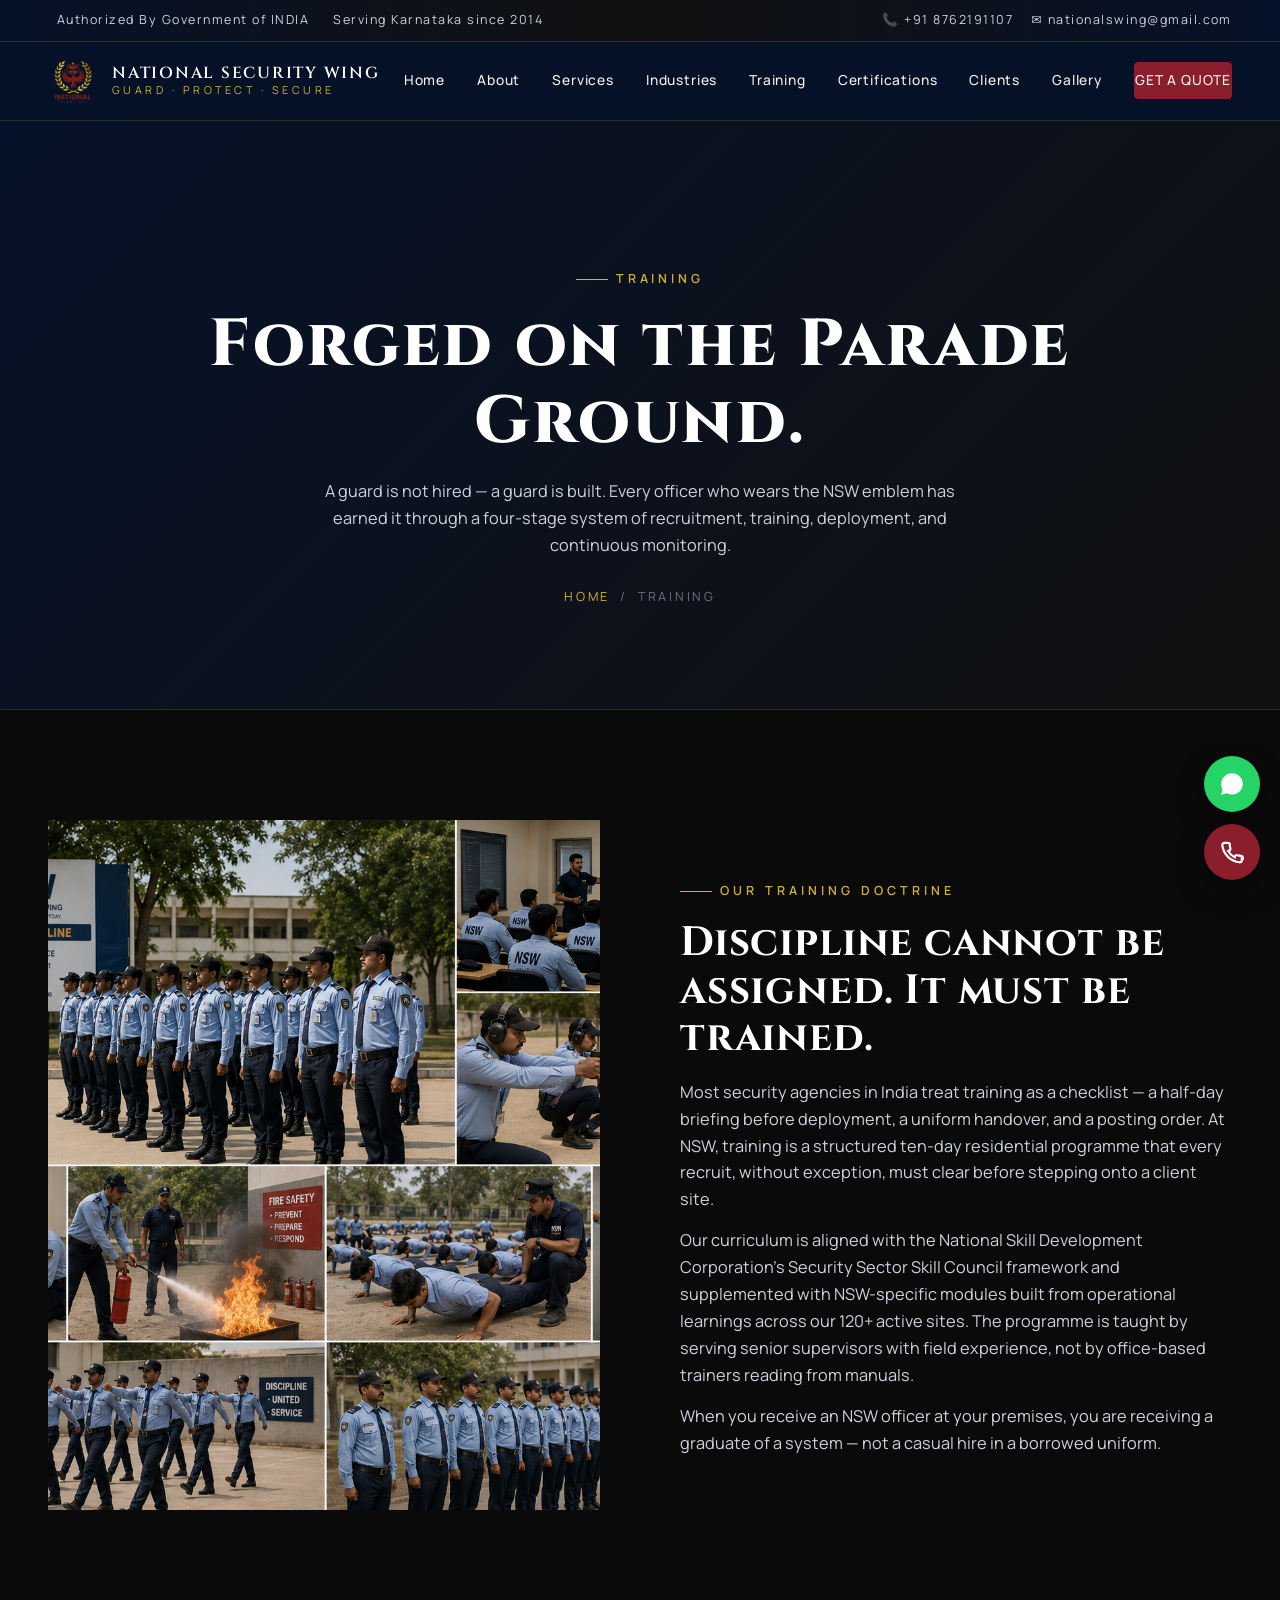
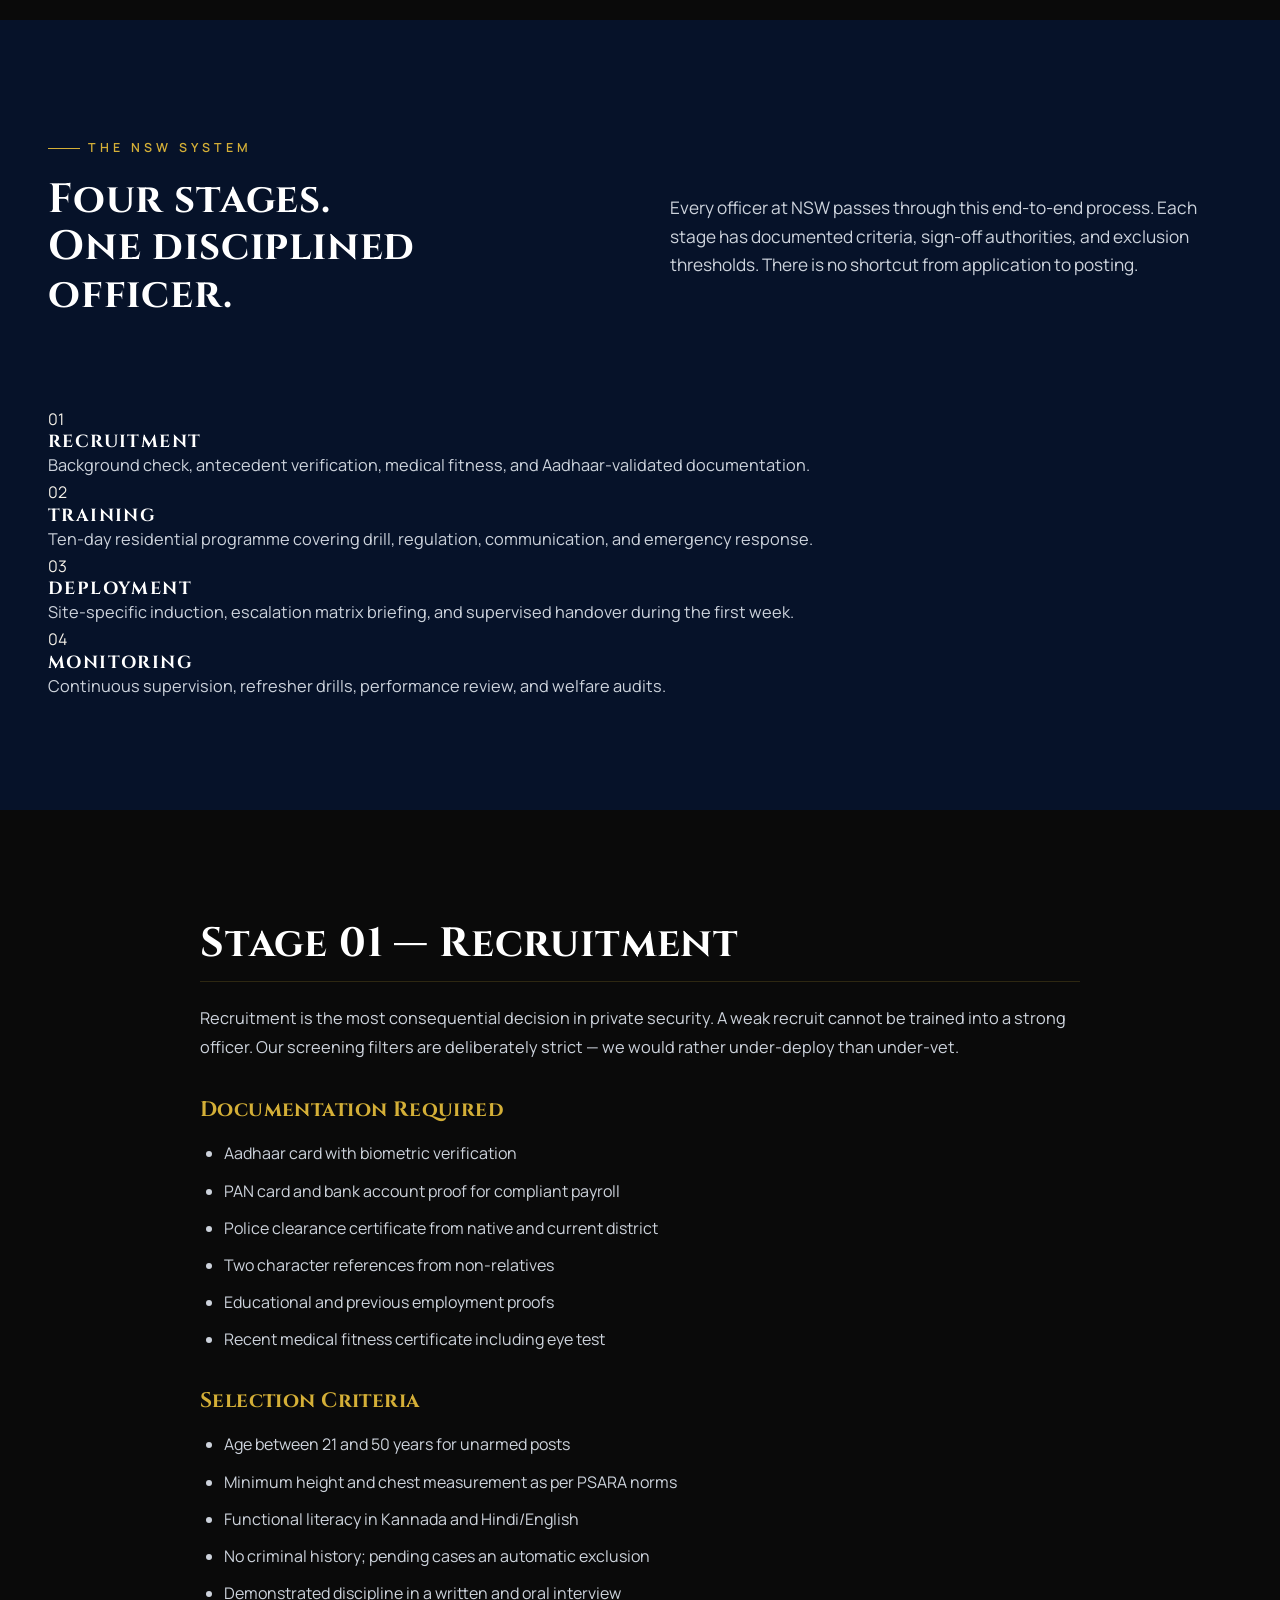
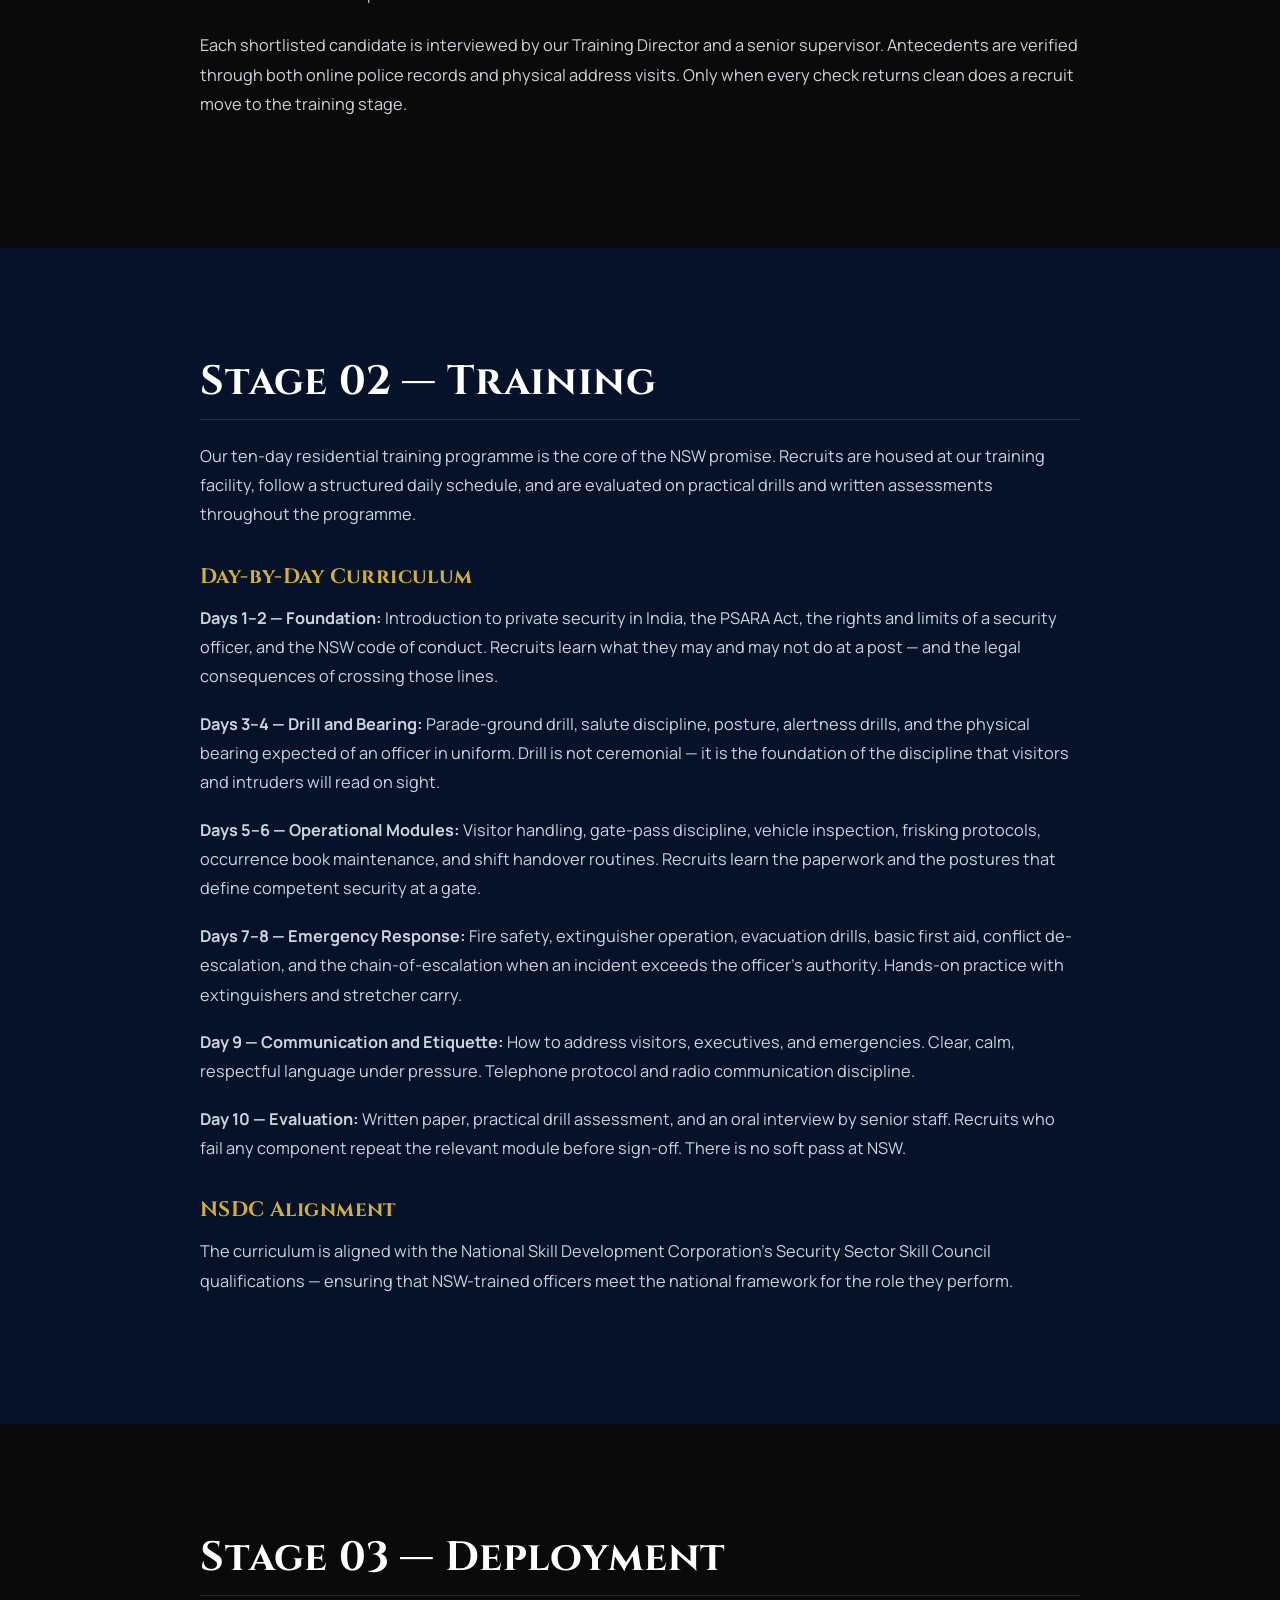
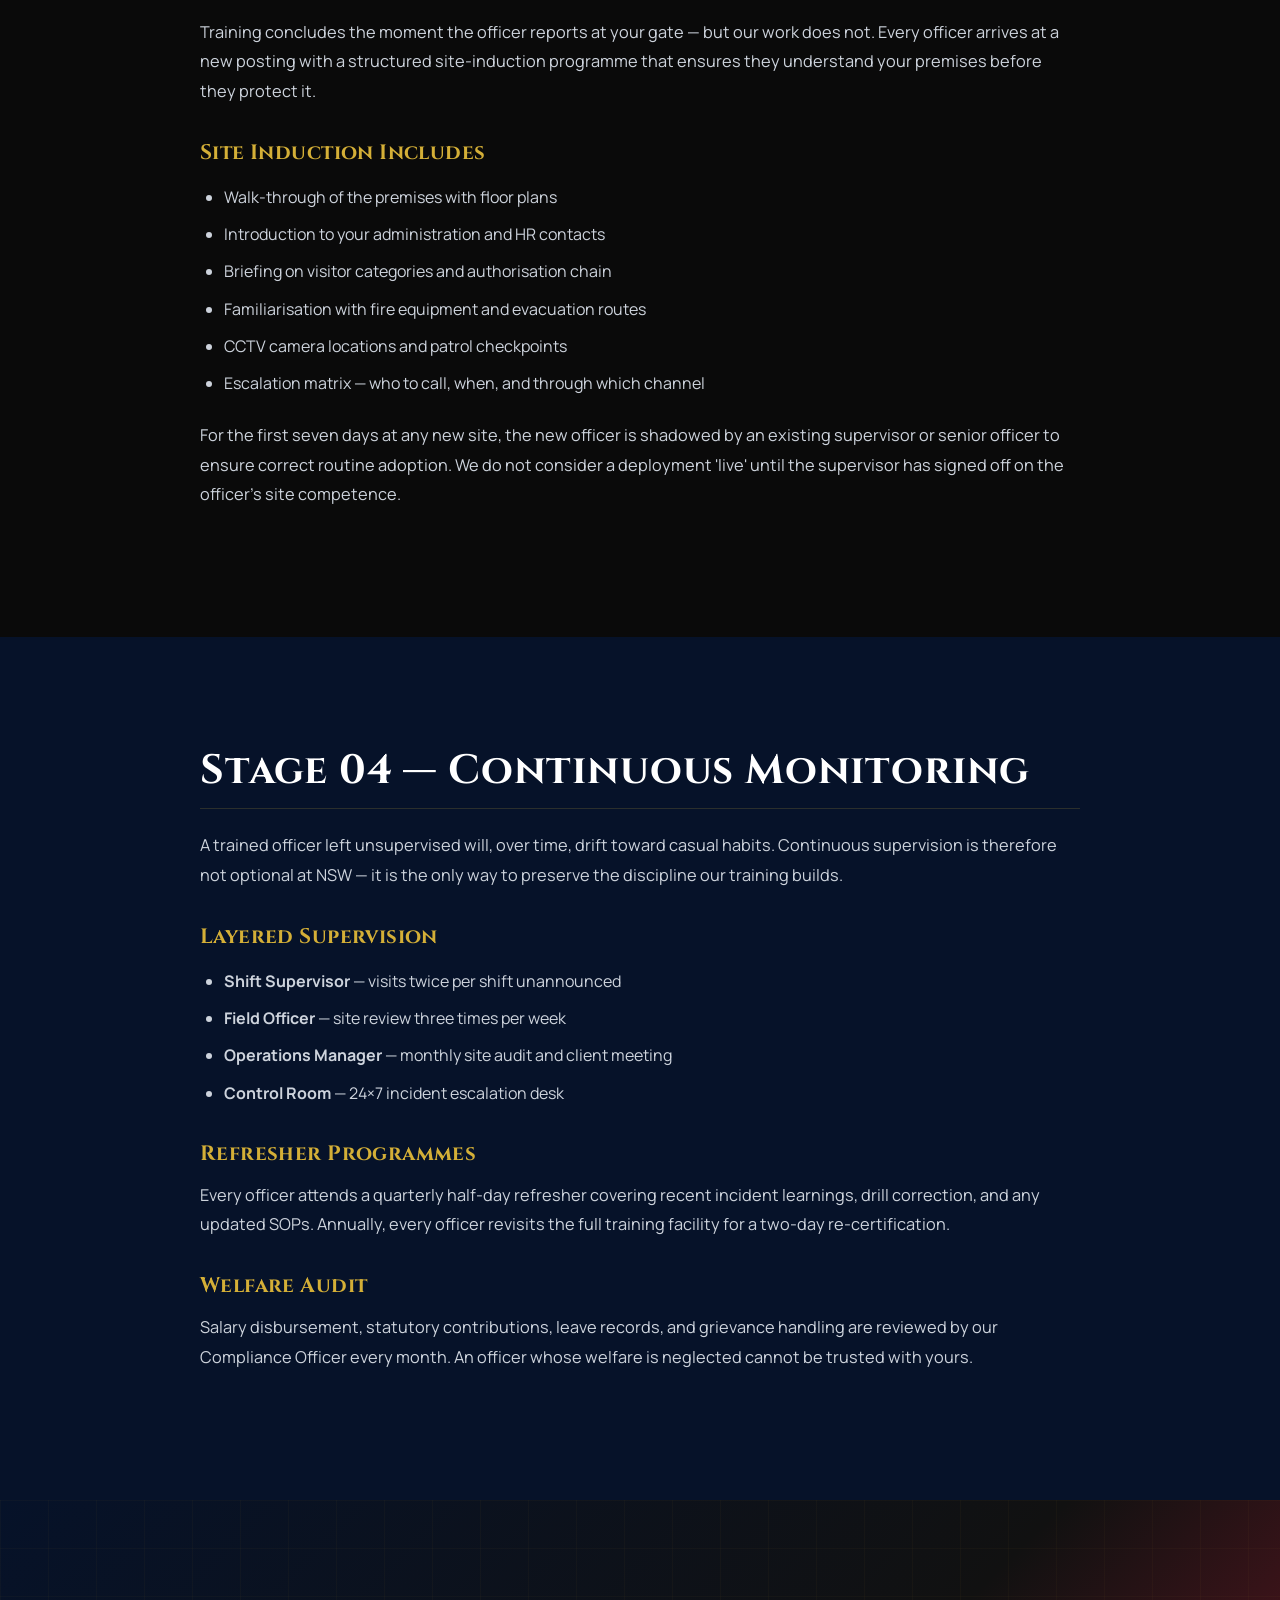
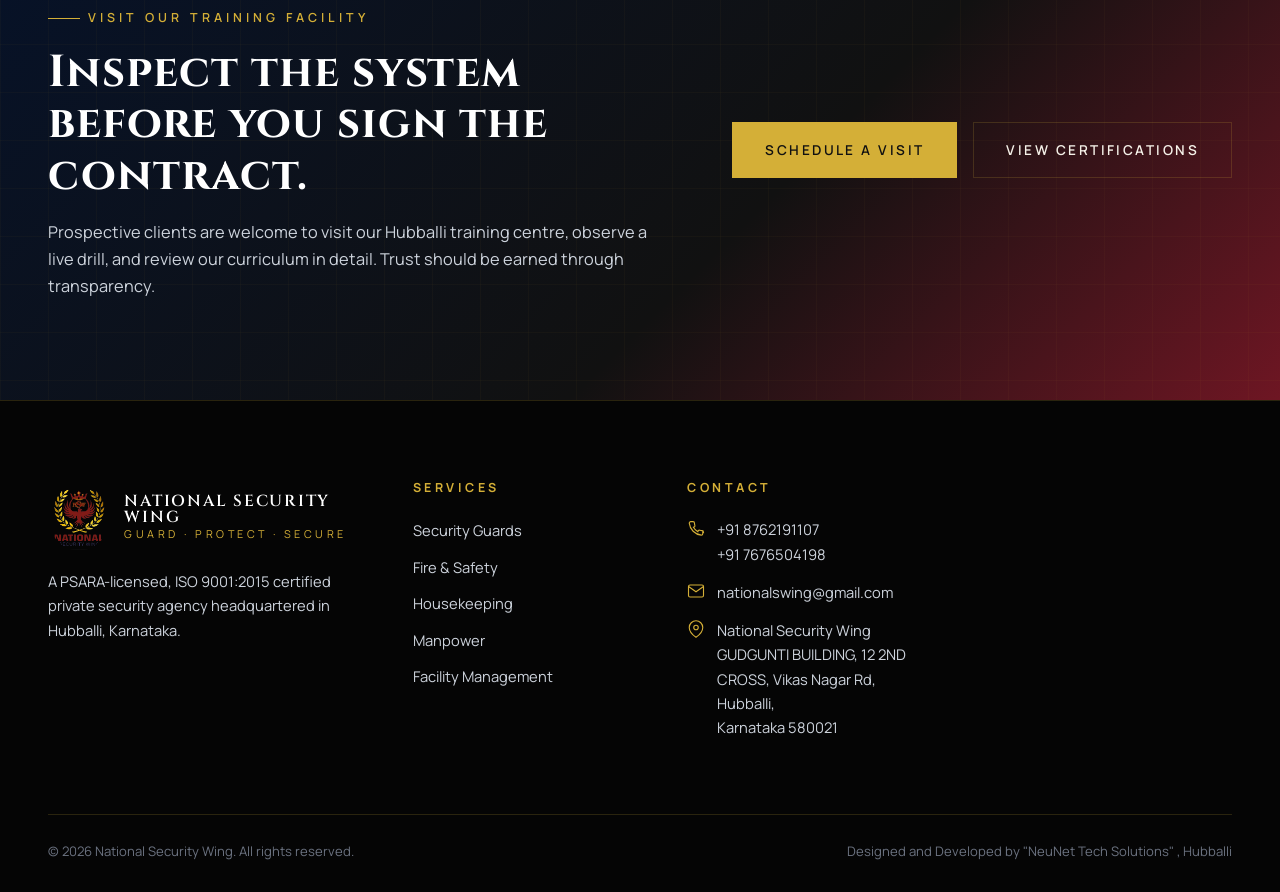
<file: training.html>
<!doctype html>
<html lang="en">
  <head>
    <meta charset="UTF-8" />
    <meta name="viewport" content="width=device-width, initial-scale=1.0" />
    <title>
      Security Guard Training Programme | NSW Hubli — Recruitment to Deployment
    </title>
    <meta
      name="description"
      content="Learn how National Security Wing trains security guards in Hubli — recruitment, induction, drills, deployment, and monitoring. Military-style discipline, NSDC-aligned curriculum."
    />
    <meta
      name="keywords"
      content="security guard training Hubli, security training Karnataka, NSW training programme, PSARA training, security recruitment Hubballi"
    />
    <link
      rel="canonical"
      href="https://nationalsecuritywing.com/training.html"
    />
    <link rel="stylesheet" href="assets/css/style.css" />
  </head>
  <body>
    <div class="topbar">
      <div class="topbar-inner">
        <div class="topbar-left">
          <span
            ><span class="gold-dot"></span>&nbsp;&nbsp;Authorized By Government of INDIA</span
          >
          <span>Serving Karnataka since 2014</span>
        </div>
        <div class="topbar-right">
          <a href="tel:+918762191107">📞 +91 8762191107</a>
          <a href="mailto: nationalswing@gmail.com"
            >✉  nationalswing@gmail.com</a
          >
        </div>
      </div>
    </div>

  <header class="site-header">
  <nav class="nav">
    <a href="index.html" class="brand">
      <img src="assets/images/logo.png" alt="NSW Logo" width="50" height="50">
      <div class="brand-text">
        <span class="brand-name">NATIONAL SECURITY WING</span>
        <span class="brand-tag">Guard · Protect · Secure</span>
      </div>
    </a>

    <!-- Hamburger Button -->
    <button class="nav-toggle" id="navToggle" aria-label="Toggle navigation">
      <span></span>
      <span></span>
      <span></span>
    </button>

    <!-- Navigation Links -->
    <div class="nav-links" id="navLinks">
      <a href="index.html">Home</a>
      <a href="about.html">About</a>
      <a href="services.html">Services</a>
      <a href="industries.html">Industries</a>
      <a href="training.html">Training</a>
      <a href="certifications.html">Certifications</a>
      <a href="clients.html">Clients</a>
      <a href="gallery.html">Gallery</a>
      <a href="contact.html" class="nav-cta">Get a Quote</a>
    </div>
  </nav>
</header>

    <section class="page-header">
      <div class="container">
        <div class="page-header-inner">
          <span class="eyebrow">Training</span>
          <h1>Forged on the Parade Ground.</h1>
          <p style="max-width: 680px; margin: 18px auto 0">
            A guard is not hired — a guard is built. Every officer who wears the
            NSW emblem has earned it through a four-stage system of recruitment,
            training, deployment, and continuous monitoring.
          </p>
          <div class="breadcrumb" style="margin-top: 28px">
            <a href="index.html">Home</a> <span>/</span> <span>Training</span>
          </div>
        </div>
      </div>
    </section>

    <!-- INTRO -->
    <section class="section-dark">
      <div class="container">
        <div class="split">
          <div class="split-img fade-up">
            <img src="assets/images/Decipline.png" alt="Training session" />
          </div>
          <div class="fade-up">
            <span class="eyebrow">Our Training Doctrine</span>
            <h2>Discipline cannot be assigned. It must be trained.</h2>
            <p style="margin-top: 18px">
              Most security agencies in India treat training as a checklist — a
              half-day briefing before deployment, a uniform handover, and a
              posting order. At NSW, training is a structured ten-day
              residential programme that every recruit, without exception, must
              clear before stepping onto a client site.
            </p>
            <p style="margin-top: 14px">
              Our curriculum is aligned with the National Skill Development
              Corporation's Security Sector Skill Council framework and
              supplemented with NSW-specific modules built from operational
              learnings across our 120+ active sites. The programme is taught by
              serving senior supervisors with field experience, not by
              office-based trainers reading from manuals.
            </p>
            <p style="margin-top: 14px">
              When you receive an NSW officer at your premises, you are
              receiving a graduate of a system — not a casual hire in a borrowed
              uniform.
            </p>
          </div>
        </div>
      </div>
    </section>

    <!-- THE 4-STAGE PROCESS -->
    <section class="section-deep">
      <div class="container">
        <div class="section-head">
          <div class="fade-up">
            <span class="eyebrow">The NSW System</span>
            <h2 class="section-title">
              Four stages.<br />One disciplined officer.
            </h2>
          </div>
          <p class="section-lead fade-up">
            Every officer at NSW passes through this end-to-end process. Each
            stage has documented criteria, sign-off authorities, and exclusion
            thresholds. There is no shortcut from application to posting.
          </p>
        </div>

        <div class="process">
          <div class="proc-step fade-up">
            <div class="circle">01</div>
            <h4>Recruitment</h4>
            <p>
              Background check, antecedent verification, medical fitness, and
              Aadhaar-validated documentation.
            </p>
          </div>
          <div class="proc-step fade-up">
            <div class="circle">02</div>
            <h4>Training</h4>
            <p>
              Ten-day residential programme covering drill, regulation,
              communication, and emergency response.
            </p>
          </div>
          <div class="proc-step fade-up">
            <div class="circle">03</div>
            <h4>Deployment</h4>
            <p>
              Site-specific induction, escalation matrix briefing, and
              supervised handover during the first week.
            </p>
          </div>
          <div class="proc-step fade-up">
            <div class="circle">04</div>
            <h4>Monitoring</h4>
            <p>
              Continuous supervision, refresher drills, performance review, and
              welfare audits.
            </p>
          </div>
        </div>
      </div>
    </section>

    <!-- STAGE 1: RECRUITMENT -->
    <section class="section-dark">
      <div class="container">
        <div class="prose">
          <h2>Stage 01 — Recruitment</h2>
          <p>
            Recruitment is the most consequential decision in private security.
            A weak recruit cannot be trained into a strong officer. Our
            screening filters are deliberately strict — we would rather
            under-deploy than under-vet.
          </p>

          <h3>Documentation Required</h3>
          <ul>
            <li>Aadhaar card with biometric verification</li>
            <li>PAN card and bank account proof for compliant payroll</li>
            <li>
              Police clearance certificate from native and current district
            </li>
            <li>Two character references from non-relatives</li>
            <li>Educational and previous employment proofs</li>
            <li>Recent medical fitness certificate including eye test</li>
          </ul>

          <h3>Selection Criteria</h3>
          <ul>
            <li>Age between 21 and 50 years for unarmed posts</li>
            <li>Minimum height and chest measurement as per PSARA norms</li>
            <li>Functional literacy in Kannada and Hindi/English</li>
            <li>No criminal history; pending cases an automatic exclusion</li>
            <li>Demonstrated discipline in a written and oral interview</li>
          </ul>

          <p>
            Each shortlisted candidate is interviewed by our Training Director
            and a senior supervisor. Antecedents are verified through both
            online police records and physical address visits. Only when every
            check returns clean does a recruit move to the training stage.
          </p>
        </div>
      </div>
    </section>

    <!-- STAGE 2: TRAINING -->
    <section class="section-deep">
      <div class="container">
        <div class="prose">
          <h2>Stage 02 — Training</h2>
          <p>
            Our ten-day residential training programme is the core of the NSW
            promise. Recruits are housed at our training facility, follow a
            structured daily schedule, and are evaluated on practical drills and
            written assessments throughout the programme.
          </p>

          <h3>Day-by-Day Curriculum</h3>
          <p>
            <strong>Days 1–2 — Foundation:</strong> Introduction to private
            security in India, the PSARA Act, the rights and limits of a
            security officer, and the NSW code of conduct. Recruits learn what
            they may and may not do at a post — and the legal consequences of
            crossing those lines.
          </p>

          <p>
            <strong>Days 3–4 — Drill and Bearing:</strong> Parade-ground drill,
            salute discipline, posture, alertness drills, and the physical
            bearing expected of an officer in uniform. Drill is not ceremonial —
            it is the foundation of the discipline that visitors and intruders
            will read on sight.
          </p>

          <p>
            <strong>Days 5–6 — Operational Modules:</strong> Visitor handling,
            gate-pass discipline, vehicle inspection, frisking protocols,
            occurrence book maintenance, and shift handover routines. Recruits
            learn the paperwork and the postures that define competent security
            at a gate.
          </p>

          <p>
            <strong>Days 7–8 — Emergency Response:</strong> Fire safety,
            extinguisher operation, evacuation drills, basic first aid, conflict
            de-escalation, and the chain-of-escalation when an incident exceeds
            the officer's authority. Hands-on practice with extinguishers and
            stretcher carry.
          </p>

          <p>
            <strong>Day 9 — Communication and Etiquette:</strong> How to address
            visitors, executives, and emergencies. Clear, calm, respectful
            language under pressure. Telephone protocol and radio communication
            discipline.
          </p>

          <p>
            <strong>Day 10 — Evaluation:</strong> Written paper, practical drill
            assessment, and an oral interview by senior staff. Recruits who fail
            any component repeat the relevant module before sign-off. There is
            no soft pass at NSW.
          </p>

          <h3>NSDC Alignment</h3>
          <p>
            The curriculum is aligned with the National Skill Development
            Corporation's Security Sector Skill Council qualifications —
            ensuring that NSW-trained officers meet the national framework for
            the role they perform.
          </p>
        </div>
      </div>
    </section>

    <!-- STAGE 3: DEPLOYMENT -->
    <section class="section-dark">
      <div class="container">
        <div class="prose">
          <h2>Stage 03 — Deployment</h2>
          <p>
            Training concludes the moment the officer reports at your gate — but
            our work does not. Every officer arrives at a new posting with a
            structured site-induction programme that ensures they understand
            your premises before they protect it.
          </p>

          <h3>Site Induction Includes</h3>
          <ul>
            <li>Walk-through of the premises with floor plans</li>
            <li>Introduction to your administration and HR contacts</li>
            <li>Briefing on visitor categories and authorisation chain</li>
            <li>Familiarisation with fire equipment and evacuation routes</li>
            <li>CCTV camera locations and patrol checkpoints</li>
            <li>
              Escalation matrix — who to call, when, and through which channel
            </li>
          </ul>

          <p>
            For the first seven days at any new site, the new officer is
            shadowed by an existing supervisor or senior officer to ensure
            correct routine adoption. We do not consider a deployment 'live'
            until the supervisor has signed off on the officer's site
            competence.
          </p>
        </div>
      </div>
    </section>

    <!-- STAGE 4: MONITORING -->
    <section class="section-deep">
      <div class="container">
        <div class="prose">
          <h2>Stage 04 — Continuous Monitoring</h2>
          <p>
            A trained officer left unsupervised will, over time, drift toward
            casual habits. Continuous supervision is therefore not optional at
            NSW — it is the only way to preserve the discipline our training
            builds.
          </p>

          <h3>Layered Supervision</h3>
          <ul>
            <li>
              <strong>Shift Supervisor</strong> — visits twice per shift
              unannounced
            </li>
            <li>
              <strong>Field Officer</strong> — site review three times per week
            </li>
            <li>
              <strong>Operations Manager</strong> — monthly site audit and
              client meeting
            </li>
            <li>
              <strong>Control Room</strong> — 24×7 incident escalation desk
            </li>
          </ul>

          <h3>Refresher Programmes</h3>
          <p>
            Every officer attends a quarterly half-day refresher covering recent
            incident learnings, drill correction, and any updated SOPs.
            Annually, every officer revisits the full training facility for a
            two-day re-certification.
          </p>

          <h3>Welfare Audit</h3>
          <p>
            Salary disbursement, statutory contributions, leave records, and
            grievance handling are reviewed by our Compliance Officer every
            month. An officer whose welfare is neglected cannot be trusted with
            yours.
          </p>
        </div>
      </div>
    </section>

    <!-- CTA -->
    <section class="cta-banner">
      <div class="container">
        <div class="cta-banner-inner">
          <div class="fade-up">
            <span class="eyebrow">Visit Our Training Facility</span>
            <h2>Inspect the system before you sign the contract.</h2>
            <p style="margin-top: 14px">
              Prospective clients are welcome to visit our Hubballi training
              centre, observe a live drill, and review our curriculum in detail.
              Trust should be earned through transparency.
            </p>
          </div>
          <div class="actions fade-up">
            <a href="contact.html" class="btn btn-gold">Schedule a Visit</a>
            <a href="certifications.html" class="btn btn-ghost"
              >View Certifications</a
            >
          </div>
        </div>
      </div>
    </section>

    <footer class="site-footer">
      <div class="container">
        <div class="footer-grid">
          <div class="footer-col footer-brand">
  <div class="brand">
    <div class="brand">
      <img src="assets/images/logo.png" alt="National Security Wing Logo" width="70" height="70">
    </div>
    <div class="brand-text">
      <span class="brand-name">NATIONAL SECURITY WING</span>
      <span class="brand-tag">Guard · Protect · Secure</span>
    </div>
  </div>
  <p>A PSARA-licensed, ISO 9001:2015 certified private security agency headquartered in Hubballi, Karnataka.</p>
</div>
          <div class="footer-col">
            <h4>Services</h4>
            <ul>
              <li><a href="services.html#guards">Security Guards</a></li>
              <li><a href="services.html#fire">Fire & Safety</a></li>
              <li><a href="services.html#housekeeping">Housekeeping</a></li>
              <li><a href="services.html#manpower">Manpower</a></li>
              <li><a href="services.html#facility">Facility Management</a></li>
            </ul>
          </div>
          <div class="footer-col">
            <h4>Contact</h4>
            <div class="footer-contact-item">
              <svg
                viewBox="0 0 24 24"
                fill="none"
                stroke="currentColor"
                stroke-width="1.5"
              >
                <path
                  d="M21 16.5v3a2 2 0 01-2 2A18 18 0 013 5.5a2 2 0 012-2h3a2 2 0 012 2c0 1 .2 2 .5 3a2 2 0 01-.5 2L8.5 11a16 16 0 006 6l.5-1.5a2 2 0 012-.5c1 .3 2 .5 3 .5a2 2 0 012 2z"
                /></svg
              ><span>+91 8762191107<br />+91 7676504198</span>
            </div>
            <div class="footer-contact-item">
              <svg
                viewBox="0 0 24 24"
                fill="none"
                stroke="currentColor"
                stroke-width="1.5"
              >
                <path
                  d="M4 4h16a2 2 0 012 2v12a2 2 0 01-2 2H4a2 2 0 01-2-2V6a2 2 0 012-2z"
                />
                <path d="M22 6l-10 7L2 6" /></svg
              ><span> nationalswing@gmail.com</span>
            </div>
            <div class="footer-contact-item">
              <svg
                viewBox="0 0 24 24"
                fill="none"
                stroke="currentColor"
                stroke-width="1.5"
              >
                <path d="M21 10c0 7-9 13-9 13s-9-6-9-13a9 9 0 0118 0z" />
                <circle cx="12" cy="10" r="3" /></svg
              ><span
                >National Security Wing
                <br />GUDGUNTI BUILDING, 12 2ND CROSS, Vikas Nagar Rd, Hubballi,<br />Karnataka 580021</span
              >
            </div>
          </div>
        </div>
        <div class="footer-bottom">
          <span>© 2026 National Security Wing. All rights reserved.</span
          ><span
            ><a href="https://neunettechsolutions.com/" target="_blank">Designed and Developed by "NeuNet Tech Solutions" , Hubballi</a></span
          >
        </div>
      </div>
    </footer>

    <div class="float-actions">
      <a
        href="https://wa.me/918762191107"
        class="float-btn float-wa"
        aria-label="WhatsApp"
        target="_blank"
        ><svg viewBox="0 0 24 24" fill="currentColor">
          <path
            d="M17.5 14c-.3-.1-1.7-.8-2-.9-.3-.1-.5-.1-.7.1-.2.3-.8.9-.9 1.1-.2.2-.3.2-.6.1-.3-.1-1.2-.5-2.3-1.5-.9-.7-1.4-1.7-1.6-2-.2-.3 0-.5.1-.6.1-.1.3-.3.4-.5.1-.2.2-.3.3-.5.1-.2 0-.4 0-.5l-.9-2.1c-.2-.5-.5-.5-.7-.5h-.6c-.2 0-.5.1-.8.4-.3.3-1 1-1 2.5s1.1 2.9 1.2 3.1c.1.2 2.1 3.2 5.1 4.5.7.3 1.3.5 1.7.6.7.2 1.4.2 1.9.1.6-.1 1.7-.7 2-1.4.2-.7.2-1.3.2-1.4-.1-.1-.3-.2-.6-.3zM12 2C6.5 2 2 6.5 2 12c0 1.8.5 3.5 1.3 5L2 22l5.2-1.4c1.4.8 3 1.2 4.7 1.2h.1c5.5 0 10-4.5 10-10S17.5 2 12 2z"
          /></svg
      ></a>
      <a href="tel:+918762191107" class="float-btn float-call" aria-label="Call"
        ><svg
          viewBox="0 0 24 24"
          fill="none"
          stroke="currentColor"
          stroke-width="2"
        >
          <path
            d="M21 16.5v3a2 2 0 01-2 2A18 18 0 013 5.5a2 2 0 012-2h3a2 2 0 012 2c0 1 .2 2 .5 3a2 2 0 01-.5 2L8.5 11a16 16 0 006 6l.5-1.5a2 2 0 012-.5c1 .3 2 .5 3 .5a2 2 0 012 2z"
          /></svg
      ></a>
    </div>

    <script src="assets/js/main.js"></script>
  </body>
</html>
</file>
<file: assets/css/style.css>
/* =========================================================
   NATIONAL SECURITY WING — Premium Stylesheet
   Aesthetic: Military precision meets corporate luxury
   ========================================================= */

@import url('https://fonts.googleapis.com/css2?family=Cinzel:wght@400;500;600;700;800;900&family=Manrope:wght@200;300;400;500;600;700;800&display=swap');

:root {
  --c-red: #8B1E2D;
  --c-red-deep: #6e1623;
  --c-red-glow: rgba(139, 30, 45, 0.35);
  --c-gold: #D4AF37;
  --c-gold-soft: #b8962d;
  --c-gold-glow: rgba(212, 175, 55, 0.25);
  --c-navy: #0B1F3A;
  --c-navy-deep: #061229;
  --c-black: #111111;
  --c-jet: #0a0a0a;
  --c-surface: #18181b;
  --c-border: rgba(255, 255, 255, 0.08);
  --c-white: #ffffff;
  --c-bone: #f5f1e8;
  --c-mist: #cdd3dc;
  --c-grey: #6b7280;
  --c-line: rgba(212, 175, 55, 0.18);

  --font-display: 'Cinzel', 'Times New Roman', serif;
  --font-body: 'Manrope', system-ui, sans-serif;

  --shadow-deep: 0 30px 60px -20px rgba(0,0,0,0.6);
  --shadow-gold: 0 0 0 1px var(--c-gold) inset, 0 20px 40px -20px var(--c-gold-glow);
  --radius: 2px;

  --container: 1240px;
}

* { box-sizing: border-box; margin: 0; padding: 0; }
html { scroll-behavior: smooth; }
body {
  font-family: var(--font-body);
  background: var(--c-jet);
  color: var(--c-bone);
  line-height: 1.65;
  -webkit-font-smoothing: antialiased;
  overflow-x: hidden;
}

img { max-width: 100%; display: block; }
a { color: inherit; text-decoration: none; transition: color .3s ease; }
button { font-family: inherit; cursor: pointer; border: none; background: none; }

.container {
  max-width: var(--container);
  margin: 0 auto;
  padding: 0 28px;
}

/* =========================================================
   TYPOGRAPHY
   ========================================================= */
h1, h2, h3, h4, h5, h6 {
  font-family: var(--font-display);
  font-weight: 700;
  letter-spacing: 0.02em;
  line-height: 1.15;
  color: var(--c-white);
}

h1 { font-size: clamp(2.4rem, 5.2vw, 4.6rem); font-weight: 800; letter-spacing: 0.04em; }
h2 { font-size: clamp(1.8rem, 3.2vw, 2.8rem); }
h3 { font-size: clamp(1.25rem, 1.8vw, 1.55rem); }
h4 { font-size: 1.1rem; letter-spacing: 0.08em; text-transform: uppercase; }

p { color: var(--c-mist); font-size: 1.02rem; }

.eyebrow {
  display: inline-flex;
  align-items: center;
  gap: 8px;
  font-family: var(--font-body);
  font-weight: 600;
  font-size: 0.78rem;
  letter-spacing: 0.32em;
  text-transform: uppercase;
  color: var(--c-gold);
  margin-bottom: 18px;
}
.eyebrow::before {
  content: '';
  width: 32px; height: 1px;
  background: var(--c-gold);
}

.section-title { margin-bottom: 18px; }
.section-lead {
  max-width: 720px;
  font-size: 1.08rem;
  color: var(--c-mist);
  margin-bottom: 56px;
}

.gold { color: var(--c-gold); }
.red { color: var(--c-red); }

/* =========================================================
   ANNOUNCEMENT BAR
   ========================================================= */
.topbar {
  background: linear-gradient(90deg, var(--c-navy-deep), var(--c-black), var(--c-navy-deep));
  border-bottom: 1px solid var(--c-line);
  font-size: 0.78rem;
  color: var(--c-mist);
  letter-spacing: 0.12em;
}
.topbar-inner {
  display: flex;
  justify-content: space-between;
  align-items: center;
  padding: 10px 28px;
  max-width: var(--container);
  margin: 0 auto;
  gap: 20px;
  flex-wrap: wrap;
}
.topbar a { color: var(--c-mist); }
.topbar a:hover { color: var(--c-gold); }
.topbar-left { display: flex; gap: 24px; align-items: center; flex-wrap: wrap; }
.topbar-right { display: flex; gap: 18px; align-items: center; }
.topbar-right .gold-dot { width: 6px; height: 6px; background: var(--c-gold); border-radius: 50%; display: inline-block; box-shadow: 0 0 10px var(--c-gold); }

/* =========================================================
   HEADER / NAVBAR
   ========================================================= */
.site-header {
  position: sticky;
  top: 0;
  z-index: 999;
  background: rgba(6, 18, 41, 0.96);
  backdrop-filter: blur(14px);
  -webkit-backdrop-filter: blur(14px);
  border-bottom: 1px solid var(--c-line);
}
.nav {
  display: flex;
  align-items: center;
  justify-content: space-between;
  padding: 14px 28px;
  max-width: var(--container);
  margin: 0 auto;
  position: relative;
}
.brand {
  display: flex;
  align-items: center;
  gap: 14px;
  z-index: 1001;
}
.brand img {
  border-radius: 50%;
  object-fit: contain;
}
.brand-mark {
  width: 48px; height: 48px;
  display: grid; place-items: center;
  background: radial-gradient(circle at 30% 30%, var(--c-red), var(--c-red-deep));
  border: 1.5px solid var(--c-gold);
  border-radius: 50%;
  position: relative;
  flex-shrink: 0;
}
.brand-mark svg { width: 28px; height: 28px; color: var(--c-gold); }
.brand-mark::after {
  content: '';
  position: absolute;
  inset: -4px;
  border: 1px solid var(--c-line);
  border-radius: 50%;
}
.brand-text {
  display: flex; flex-direction: column;
  line-height: 1;
}
.brand-name {
  font-family: var(--font-display);
  font-weight: 600;
  font-size: 1.00rem;
  letter-spacing: 0.11em;
  color: var(--c-white);
}
.brand-tag {
  font-size: 0.68rem;
  letter-spacing: 0.32em;
  color: var(--c-gold);
  margin-top: 4px;
  text-transform: uppercase;
}

.nav-links { display: flex; align-items: center; gap: 32px; }
.nav-links a {
  font-size: 0.86rem;
  font-weight: 500;
  letter-spacing: 0.06em;
  color: var(--c-bone);
  position: relative;
  padding: 6px 0;
}
.nav-links a::after {
  content: '';
  position: absolute;
  bottom: 0; left: 0;
  width: 0; height: 1px;
  background: var(--c-gold);
  transition: width .35s ease;
}
.nav-links a:hover::after,
.nav-links a.active::after { width: 100%; }
.nav-links a:hover,
.nav-links a.active { color: var(--c-gold); }

.nav-cta {
  display: inline-flex;
  align-items: center;
  gap: 8px;
  padding: 8px 18px;
  background: var(--c-red);
  color: var(--c-white);
  font-weight: 600;
  font-size: 0.82rem;
  letter-spacing: 0.14em;
  text-align: center;
  text-transform: uppercase;
  border: 1px solid var(--c-red);
  transition: all .3s ease;
  border-radius: 4px;
}
.nav-cta:hover {
  background: transparent;
  color: var(--c-gold);
  border-color: var(--c-gold);
}

.nav-toggle {
  display: none;
  flex-direction: column;
  justify-content: space-between;
  width: 28px;
  height: 20px;
  background: transparent;
  border: none;
  cursor: pointer;
  padding: 0;
  z-index: 1001;
}
.nav-toggle span {
  display: block;
  height: 2px;
  width: 100%;
  background: var(--c-gold);
  border-radius: 2px;
  transition: transform 0.3s ease, opacity 0.3s ease;
}

/* =========================================================
   BUTTONS
   ========================================================= */
.btn {
  display: inline-flex;
  align-items: center;
  justify-content: center;
  gap: 10px;
  padding: 16px 32px;
  font-family: var(--font-body);
  font-weight: 600;
  font-size: 0.85rem;
  letter-spacing: 0.18em;
  text-transform: uppercase;
  border: 1px solid transparent;
  transition: all .35s cubic-bezier(.2,.8,.2,1);
  position: relative;
  overflow: hidden;
}
.btn-primary {
  background: var(--c-red);
  color: var(--c-white);
  border-color: var(--c-red);
}
.btn-primary:hover {
  background: var(--c-red-deep);
  transform: translateY(-2px);
  box-shadow: 0 14px 30px -10px var(--c-red-glow);
}
.btn-gold {
  background: var(--c-gold);
  color: var(--c-black);
  border-color: var(--c-gold);
}
.btn-gold:hover {
  background: transparent;
  color: var(--c-gold);
  transform: translateY(-2px);
}
.btn-ghost {
  background: transparent;
  color: var(--c-bone);
  border-color: var(--c-line);
}
.btn-ghost:hover {
  border-color: var(--c-gold);
  color: var(--c-gold);
}

/* =========================================================
   HERO SECTIONS
   ========================================================= */
.hero {
  position: relative;
  min-height: 78vh;
  display: flex;
  align-items: center;
  overflow: hidden;
  isolation: isolate;
}
.hero-bg {
  position: absolute; inset: 0;
  z-index: -2;
}
.hero-bg img {
  width: 100%; height: 100%;
  object-fit: cover;
  filter: grayscale(40%) contrast(1.1) brightness(0.45);
}
.hero-bg::after {
  content: '';
  position: absolute; inset: 0;
  background: linear-gradient(180deg, rgba(10, 10, 10, 0.086) 0%, rgba(10, 10, 10, 0.486) 60%, var(--c-jet) 100%),
              radial-gradient(ellipse at 20% 50%, var(--c-red-glow), transparent 60%);
}
.hero-grid {
  position: absolute; inset: 0;
  background-image:
    linear-gradient(var(--c-line) 1px, transparent 1px),
    linear-gradient(90deg, var(--c-line) 1px, transparent 1px);
  background-size: 64px 64px;
  opacity: 0.25;
  z-index: -1;
  mask-image: linear-gradient(180deg, transparent, black 30%, black 70%, transparent);
}
.hero-inner {
  max-width: var(--container);
  margin: 0 auto;
  padding: 80px 28px;
  width: 100%;
  margin-top: -140px;
}
.hero h1 {
  margin-bottom: 18px;
  text-shadow: 0 2px 30px rgba(0,0,0,0.5);
}
.hero p.lead {
  max-width: 640px;
  font-size: 1.15rem;
  color: var(--c-mist);
  margin-bottom: 30px;
}

.home-hero { min-height: 100vh; }
.home-hero h1 {
  font-size: clamp(2.2rem, 6.2vw, 4rem);
  letter-spacing: 0.06em;
}
.home-hero h1 .word {
  display: inline-block;
  position: relative;
  margin-right: 24px;
}
.home-hero h1 .word.gold { color: var(--c-gold); }
.home-hero h1 .word::after {
  content: '/';
  margin-left: 24px;
  color: var(--c-red);
  font-weight: 400;
}
.home-hero h1 .word:last-child::after { display: none; }

.hero-meta {
  display: flex;
  gap: 32px;
  margin-top: 60px;
  border-top: 1px solid var(--c-line);
  padding-top: 32px;
  flex-wrap: wrap;
}
.hero-meta-item {
  display: flex;
  flex-direction: column;
}
.hero-meta-item .num {
  font-family: var(--font-display);
  font-size: 2rem;
  color: var(--c-gold);
  font-weight: 700;
}
.hero-meta-item .label {
  font-size: 0.72rem;
  letter-spacing: 0.22em;
  text-transform: uppercase;
  color: var(--c-mist);
  margin-top: 4px;
}

/* =========================================================
   SECTIONS
   ========================================================= */
section { padding: 110px 0; position: relative; }
.section-dark { background: var(--c-jet); }
.section-deep { background: var(--c-navy-deep); }
.section-black { background: var(--c-black); }

.section-head {
  display: grid;
  grid-template-columns: 1fr 1fr;
  gap: 60px;
  margin-bottom: 70px;
  align-items: end;
}

.divider-emblem {
  display: flex; align-items: center; justify-content: center;
  gap: 20px; margin: 0 auto 50px; max-width: 320px;
}
.divider-emblem .line { flex: 1; height: 1px; background: var(--c-line); }
.divider-emblem .star { color: var(--c-gold); font-size: 1.2rem; }

/* =========================================================
   SERVICE & CLIENT CARDS — Luxury Military-Precision UI
   ========================================================= */

/* Responsive Modern Grid with Subtle Border Illumination */
.services-grid {
  display: grid;
  grid-template-columns: repeat(auto-fit, minmax(300px, 1fr));
  gap: 24px;
  background: transparent;
  border: none;
  padding: 10px 0;
}

/* Base Card Container */
.service-card {
  position: relative;
  background: linear-gradient(160deg, #11141c 0%, #070b12 100%);
  border: 1px solid rgba(212, 175, 55, 0.16);
  border-radius: 6px;
  padding: 44px 34px 38px;
  display: flex;
  flex-direction: column;
  justify-content: flex-start;
  transition: all 0.4s cubic-bezier(0.16, 1, 0.3, 1);
  overflow: hidden;
  isolation: isolate;
  box-shadow: 0 12px 30px -10px rgba(0, 0, 0, 0.6);
}

/* Ambient Crimson & Gold Glow on Hover */
.service-card::before {
  content: '';
  position: absolute;
  inset: 0;
  background: radial-gradient(
    circle at top right,
    rgba(139, 30, 45, 0.28) 0%,
    rgba(212, 175, 55, 0.08) 50%,
    transparent 80%
  );
  opacity: 0;
  transition: opacity 0.5s ease;
  z-index: -1;
}

/* Subtle Top Accent Highlight */
.service-card::after {
  content: '';
  position: absolute;
  top: 0;
  left: 0;
  right: 0;
  height: 2px;
  background: linear-gradient(90deg, transparent, var(--c-gold), transparent);
  opacity: 0;
  transition: opacity 0.4s ease, transform 0.4s ease;
  transform: scaleX(0.4);
}

.service-card:hover {
  transform: translateY(-8px);
  border-color: rgba(212, 175, 55, 0.45);
  box-shadow: 0 20px 45px -12px rgba(0, 0, 0, 0.8),
              0 0 25px rgba(212, 175, 55, 0.12);
}

.service-card:hover::before {
  opacity: 1;
}

.service-card:hover::after {
  opacity: 1;
  transform: scaleX(1);
}

/* =========================================================
   CIRCULAR LOGO / ICON BADGE
   ========================================================= */
.service-icon {
  width: 78px;
  height: 78px;
  border-radius: 50%;
  border: 1.5px solid var(--c-gold);
  background: radial-gradient(circle at 35% 35%, #182234 0%, #060d19 100%);
  display: flex;
  align-items: center;
  justify-content: center;
  margin-bottom: 24px;
  position: relative;
  flex-shrink: 0;
  padding: 10px;
  box-shadow: 0 8px 24px -4px rgba(0, 0, 0, 0.6),
              0 0 0 4px rgba(212, 175, 55, 0.06);
  transition: all 0.4s cubic-bezier(0.16, 1, 0.3, 1);
}

/* Concentric Inner Ring */
.service-icon::after {
  content: '';
  position: absolute;
  inset: 3px;
  border-radius: 50%;
  border: 1px dashed rgba(212, 175, 55, 0.3);
  pointer-events: none;
}

/* Logo Image Inside Circle */
.service-icon img {
  width: 100%;
  height: 100%;
  object-fit: cover;
  border-radius: 50%;
  display: block;
  filter: brightness(0.95) contrast(1.05);
  transition: transform 0.4s ease, filter 0.4s ease;
}

/* Fallback SVG Icon */
.service-icon svg {
  width: 32px;
  height: 32px;
  color: var(--c-gold);
  transition: transform 0.35s ease;
}

/* Icon Hover Effects */
.service-card:hover .service-icon {
  transform: scale(1.06);
  border-color: #ffffff;
  box-shadow: 0 10px 28px -4px rgba(212, 175, 55, 0.35),
              0 0 0 6px rgba(212, 175, 55, 0.12);
}

.service-card:hover .service-icon img {
  transform: scale(1.08);
  filter: brightness(1.1);
}

.service-card:hover .service-icon svg {
  transform: scale(1.1);
}

/* =========================================================
   CARD TYPOGRAPHY & DETAILS
   ========================================================= */
.service-card span[style*="text-transform: uppercase"],
.service-card .service-category {
  display: inline-block;
  font-family: var(--font-body);
  font-size: 0.72rem !important;
  letter-spacing: 0.22em !important;
  text-transform: uppercase;
  color: var(--c-gold) !important;
  font-weight: 600;
  margin-bottom: 8px;
}

.service-card h3 {
  font-size: 1.35rem;
  color: var(--c-white);
  line-height: 1.3;
  margin-bottom: 12px;
  transition: color 0.3s ease;
}

.service-card:hover h3 {
  color: #fff;
  text-shadow: 0 0 12px rgba(255, 255, 255, 0.2);
}

.service-card p {
  font-size: 0.94rem;
  color: var(--c-mist);
  line-height: 1.65;
  margin-top: 4px;
}

/* Interactive CTA Link */
.service-card .read-more {
  display: inline-flex;
  align-items: center;
  gap: 8px;
  margin-top: auto;
  padding-top: 22px;
  font-size: 0.78rem;
  letter-spacing: 0.2em;
  text-transform: uppercase;
  color: var(--c-gold);
  font-weight: 700;
  transition: color 0.3s ease;
}

.service-card .read-more::after {
  content: '→';
  transition: transform 0.3s ease;
}

.service-card:hover .read-more {
  color: #ffffff;
}

.service-card:hover .read-more::after {
  transform: translateX(6px);
}

/* Tablet & Mobile Adjustments */
@media (max-width: 768px) {
  .services-grid {
    grid-template-columns: 1fr;
    gap: 18px;
  }

  .service-card {
    padding: 32px 24px 28px;
  }

  .service-icon {
    width: 68px;
    height: 68px;
    margin-bottom: 18px;
  }
}
/* =========================================================
   WHY CHOOSE US & STATS
   ========================================================= */
.why-grid {
  display: grid;
  grid-template-columns: repeat(auto-fit, minmax(240px, 1fr));
  gap: 50px 40px;
}
.why-item {
  border-left: 1px solid var(--c-gold);
  padding-left: 26px;
  position: relative;
}
.why-item .num {
  font-family: var(--font-display);
  font-size: 0.78rem;
  letter-spacing: 0.3em;
  color: var(--c-gold);
  margin-bottom: 14px;
}
.why-item h3 { margin-bottom: 12px; font-size: 1.2rem; }
.why-item p { font-size: 0.95rem; }

.stats {
  background: var(--c-navy-deep);
  border-top: 1px solid var(--c-line);
  border-bottom: 1px solid var(--c-line);
  padding: 80px 0;
}
.stats-grid {
  display: grid;
  grid-template-columns: repeat(4, 1fr);
  gap: 0;
}
.stat {
  text-align: center;
  padding: 0 30px;
  border-right: 1px solid var(--c-line);
}
.stat:last-child { border-right: none; }
.stat .num {
  font-family: var(--font-display);
  font-size: clamp(2.4rem, 4.6vw, 3.6rem);
  color: var(--c-gold);
  font-weight: 700;
  line-height: 1;
}
.stat .num span { font-size: 0.6em; }
.stat .label {
  margin-top: 12px;
  font-size: 0.78rem;
  letter-spacing: 0.22em;
  text-transform: uppercase;
  color: var(--c-mist);
}

/* =========================================================
   SPLIT MEDIA & INDUSTRIES
   ========================================================= */
.split {
  display: grid;
  grid-template-columns: 1fr 1fr;
  gap: 80px;
  align-items: center;
}
.split-img {
  position: relative;
  aspect-ratio: 4 / 5;
  overflow: hidden;
}
.split-img img {
  width: 100%; height: 100%;
  object-fit: cover;
  filter: grayscale(20%) contrast(1.05);
}
.split-img::before {
  content: '';
  position: absolute;
  top: -20px; left: -20px;
  width: 100%; height: 100%;
  border: 1px solid var(--c-gold);
  z-index: -1;
}
.split-img::after {
  content: '';
  position: absolute;
  bottom: -20px; right: -20px;
  width: 70%; height: 30%;
  background: var(--c-red);
  z-index: -1;
}

.split ul.feature-list {
  list-style: none;
  margin-top: 28px;
}
.split ul.feature-list li {
  padding: 14px 0;
  border-bottom: 1px solid var(--c-line);
  display: flex;
  gap: 14px;
  align-items: flex-start;
  color: var(--c-bone);
}
.split ul.feature-list li::before {
  content: '◆';
  color: var(--c-gold);
  font-size: 0.7rem;
  margin-top: 6px;
}

.industries-grid {
  display: grid;
  grid-template-columns: repeat(auto-fit, minmax(240px, 1fr));
  gap: 24px;
}
.industry-card {
  position: relative;
  aspect-ratio: 3/4;
  overflow: hidden;
  background: var(--c-black);
  cursor: pointer;
}
.industry-card img {
  width: 100%; height: 100%;
  object-fit: cover;
  filter: grayscale(40%) brightness(0.55);
  transition: all .6s cubic-bezier(.2,.8,.2,1);
}
.industry-card:hover img {
  transform: scale(1.06);
  filter: grayscale(0%) brightness(0.7);
}
.industry-card .overlay {
  position: absolute;
  inset: 0;
  background: linear-gradient(180deg, transparent 40%, rgba(11, 31, 58, 0.92) 100%);
  display: flex;
  flex-direction: column;
  justify-content: flex-end;
  padding: 28px;
}
.industry-card h3 {
  font-size: 1.2rem;
  letter-spacing: 0.06em;
}
.industry-card p {
  font-size: 0.85rem;
  margin-top: 8px;
  opacity: 0;
  max-height: 0;
  transition: all .4s ease;
}
.industry-card:hover p { opacity: 1; max-height: 100px; }
.industry-card .badge {
  position: absolute;
  top: 18px; left: 18px;
  font-family: var(--font-display);
  font-size: 0.7rem;
  letter-spacing: 0.3em;
  color: var(--c-gold);
}

/* =========================================================
   TESTIMONIALS & CLIENTS STRIP
   ========================================================= */
.testi-grid {
  display: grid;
  grid-template-columns: repeat(auto-fit, minmax(300px, 1fr));
  gap: 28px;
}
.testi {
  background: var(--c-jet);
  border: 1px solid var(--c-line);
  padding: 38px 34px;
  position: relative;
}
.testi::before {
  content: '“';
  position: absolute;
  top: 10px; right: 28px;
  font-family: var(--font-display);
  font-size: 5rem;
  color: var(--c-red);
  opacity: 0.3;
  line-height: 1;
}
.testi p {
  font-size: 1rem;
  color: var(--c-bone);
  font-style: italic;
  line-height: 1.7;
}
.testi .stars { color: var(--c-gold); margin-bottom: 16px; letter-spacing: 4px; }
.testi .author {
  margin-top: 26px;
  padding-top: 20px;
  border-top: 1px solid var(--c-line);
}
.testi .author-name {
  font-family: var(--font-display);
  font-weight: 600;
  color: var(--c-white);
}
.testi .author-org {
  font-size: 0.8rem;
  color: var(--c-gold);
  letter-spacing: 0.14em;
  margin-top: 4px;
}

.clients-strip {
  display: grid;
  grid-template-columns: repeat(auto-fit, minmax(180px, 1fr));
  gap: 1px;
  background: var(--c-line);
  border: 1px solid var(--c-line);
}
.client-cell {
  background: var(--c-jet);
  padding: 36px 24px;
  display: grid;
  place-items: center;
  text-align: center;
  transition: background .3s ease;
}
.client-cell:hover { background: #181818; }
.client-cell .name {
  font-family: var(--font-display);
  font-weight: 600;
  font-size: 0.95rem;
  color: var(--c-bone);
  letter-spacing: 0.1em;
}
.client-cell .type {
  font-size: 0.7rem;
  color: var(--c-gold);
  letter-spacing: 0.2em;
  text-transform: uppercase;
  margin-top: 6px;
}

/* =========================================================
   CERTIFICATES
   ========================================================= */
.certs-strip {
  display: grid;
  grid-template-columns: repeat(auto-fit, minmax(230px, 1fr));
  gap: 24px;
  margin: 30px 0;
}

.cert-card {
  display: flex;
  flex-direction: column;
  background: #181818;
  border: 1px solid var(--c-line);
  border-radius: 8px;
  overflow: hidden;
  height: 100%;
  text-decoration: none;
  transition: transform 0.3s ease, border-color 0.3s ease;
}
.cert-card:hover {
  transform: translateY(-4px);
  border-color: var(--c-gold);
}

.cert-thumb-wrapper {
  width: 100%;
  aspect-ratio: 4 / 3;
  height: 200px;
  overflow: hidden;
  position: relative;
  background: #111;
  border-top-left-radius: 8px;
  border-top-right-radius: 8px;
}
.cert-thumb-img {
  width: 100%;
  height: 100%;
  object-fit: cover;
  object-position: center 20%;
  display: block;
  transition: transform 0.4s ease;
}
.cert-card:hover .cert-thumb-img {
  transform: scale(1.04);
}

.cert-overlay {
  position: absolute;
  inset: 0;
  display: flex;
  align-items: center;
  justify-content: center;
  opacity: 0;
  background: rgba(0, 0, 0, 0.35);
  transition: opacity 0.3s ease;
}
.cert-card:hover .cert-overlay { opacity: 1; }

.cert-view-btn {
  font-size: 0.8rem;
  font-weight: 600;
  color: #000000;
  background: var(--c-gold);
  padding: 8px 16px;
  border-radius: 20px;
  box-shadow: 0 4px 12px rgba(0, 0, 0, 0.3);
  transform: translateY(10px);
  transition: transform 0.3s ease;
}
.cert-card:hover .cert-view-btn { transform: translateY(0); }

.cert-card-body {
  padding: 18px;
  display: flex;
  flex-direction: column;
  flex-grow: 1;
}
.cert-card-header { margin-bottom: 8px; }
.cert-badge-tag {
  font-size: 0.65rem;
  font-weight: 600;
  letter-spacing: 0.1em;
  text-transform: uppercase;
  color: var(--c-gold);
  background: rgba(212, 175, 55, 0.1);
  padding: 3px 8px;
  border-radius: 4px;
}
.cert-title {
  font-size: 1rem;
  font-weight: 700;
  color: var(--c-white);
  line-height: 1.3;
  margin-bottom: 4px;
}
.cert-subtitle {
  font-size: 0.8rem;
  color: var(--c-mist);
  line-height: 1.4;
}

/* =========================================================
   LEADERSHIP & DIRECTORS
   ========================================================= */
.leadership-deep-dive { padding: 80px 0; }
.leadership-flex-row {
  display: flex;
  align-items: center;
  gap: 60px;
}
.leadership-flex-row.reverse { flex-direction: row-reverse; }
.leadership-content { flex: 1; }
.leadership-content h2 {
  font-size: 2.2rem;
  color: var(--c-white);
  margin: 10px 0 20px;
}
.leadership-content .lead-text {
  font-size: 1.1rem;
  color: var(--c-gold);
  line-height: 1.6;
  margin-bottom: 16px;
}
.leadership-content p {
  color: var(--c-mist);
  line-height: 1.6;
  margin-bottom: 24px;
}

.leadership-highlights {
  background: var(--c-surface);
  border-left: 3px solid var(--c-gold);
  padding: 20px;
  border-radius: 0 8px 8px 0;
}
.leadership-highlights h4 {
  color: var(--c-white);
  font-size: 0.95rem;
  text-transform: uppercase;
  letter-spacing: 0.05em;
  margin-bottom: 12px;
}
.leadership-highlights ul { list-style: none; padding: 0; margin: 0; }
.leadership-highlights li {
  color: var(--c-mist);
  font-size: 0.9rem;
  margin-bottom: 8px;
  position: relative;
  padding-left: 18px;
}
.leadership-highlights li::before {
  content: "•";
  color: var(--c-gold);
  position: absolute;
  left: 0;
  font-weight: bold;
}
.leadership-highlights li strong { color: var(--c-white); }

.leadership-media {
  flex: 0 0 420px;
  max-width: 420px;
}
.image-frame {
  position: relative;
  border-radius: 16px;
  overflow: hidden;
  border: 1px solid var(--c-border);
  box-shadow: 0 20px 40px rgba(0, 0, 0, 0.4);
}
.image-frame img {
  width: 100%;
  height: 480px;
  object-fit: cover;
  display: block;
  transition: transform 0.5s ease;
}
.image-frame:hover img { transform: scale(1.03); }

.leadership-two-grid {
  display: grid;
  grid-template-columns: repeat(2, 1fr);
  gap: 30px;
  max-width: 900px;
  margin: 0 auto;
}
.leadership-card {
  text-align: center;
  display: flex;
  flex-direction: column;
  align-items: center;
  padding: 2rem;
  background: var(--c-surface);
  border: 1px solid var(--c-border);
  border-radius: 12px;
}
.director-profile-icon {
  width: 80px;
  height: 80px;
  border-radius: 50%;
  object-fit: cover;
  border: 2px solid var(--c-gold);
  margin-bottom: 1.25rem;
}
.leadership-card h3 {
  font-size: 1.25rem;
  margin-bottom: 0.75rem;
}
.leadership-card p {
  font-size: 0.875rem;
  line-height: 1.5;
  color: var(--c-mist);
}

/* =========================================================
   GALLERY SECTION (3-COLUMN WALL)
   ========================================================= */
.gallery-page-section,
.lawn-gallery-section {
  background: var(--c-navy-deep);
  padding: 60px 0 100px;
  min-height: 80vh;
}
.gallery-header { margin-bottom: 28px; }
.gallery-heading {
  font-family: var(--font-display);
  font-size: clamp(1.8rem, 3.2vw, 2.4rem);
  font-weight: 600;
  color: var(--c-white);
  margin-bottom: 6px;
}
.gallery-subtext {
  font-size: 0.95rem;
  color: var(--c-mist);
}

.gallery-filters {
  display: flex;
  gap: 12px;
  flex-wrap: wrap;
  margin-bottom: 28px;
}
.filter-btn {
  padding: 8px 18px;
  background: rgba(255, 255, 255, 0.04);
  border: 1px solid var(--c-line);
  color: var(--c-mist);
  font-size: 0.78rem;
  letter-spacing: 0.12em;
  text-transform: uppercase;
  font-weight: 600;
  border-radius: 2px;
  transition: all 0.25s ease;
}
.filter-btn:hover,
.filter-btn.active {
  background: var(--c-red);
  color: var(--c-white);
  border-color: var(--c-red);
}

.lawn-gallery-grid {
  display: grid;
  grid-template-columns: repeat(3, 1fr);
  gap: 16px;
}
.lawn-gallery-card {
  width: 100%;
  aspect-ratio: 16 / 10;
  overflow: hidden;
  background: #080f1d;
  position: relative;
  cursor: pointer;
  border: 1px solid rgba(255, 255, 255, 0.04);
}
.lawn-gallery-card.hidden { display: none; }
.lawn-gallery-card img {
  width: 100%;
  height: 100%;
  object-fit: cover;
  display: block;
  transition: transform 0.4s ease, filter 0.4s ease;
}
.lawn-gallery-card:hover img {
  transform: scale(1.04);
  filter: brightness(1.08);
}
.lawn-gallery-card .card-hover-tag {
  position: absolute;
  bottom: 12px;
  left: 12px;
  background: rgba(6, 18, 41, 0.85);
  border: 1px solid var(--c-line);
  color: var(--c-gold);
  font-size: 0.7rem;
  letter-spacing: 0.14em;
  text-transform: uppercase;
  padding: 4px 10px;
  pointer-events: none;
  opacity: 0;
  transform: translateY(6px);
  transition: all 0.3s ease;
}
.lawn-gallery-card:hover .card-hover-tag {
  opacity: 1;
  transform: translateY(0);
}

/* Lightbox Modal */
.lightbox-modal {
  position: fixed;
  inset: 0;
  background: rgba(0, 0, 0, 0.94);
  backdrop-filter: blur(10px);
  z-index: 2000;
  display: none;
  align-items: center;
  justify-content: center;
  padding: 24px;
}
.lightbox-modal.active { display: flex; }
.lightbox-content {
  position: relative;
  max-width: 90vw;
  max-height: 85vh;
  display: flex;
  flex-direction: column;
  align-items: center;
}
.lightbox-img {
  max-width: 100%;
  max-height: 80vh;
  object-fit: contain;
  border: 1px solid var(--c-line);
}
.lightbox-caption {
  margin-top: 14px;
  color: var(--c-gold);
  font-size: 0.9rem;
  letter-spacing: 0.12em;
  text-transform: uppercase;
  text-align: center;
}
.lightbox-close {
  position: absolute;
  top: -40px;
  right: 0;
  color: var(--c-white);
  font-size: 2rem;
  line-height: 1;
  cursor: pointer;
}
.lightbox-close:hover { color: var(--c-gold); }

/* =========================================================
   BROCHURE CTA & FOOTER
   ========================================================= */
.brochure-cta-section { padding: 60px 0; }
.brochure-cta-card {
  display: flex;
  align-items: center;
  justify-content: space-between;
  gap: 30px;
  background: linear-gradient(135deg, var(--c-surface) 0%, #0d0d0f 100%);
  border: 1px solid var(--c-gold);
  border-radius: 16px;
  padding: 40px;
  position: relative;
  overflow: hidden;
  box-shadow: 0 10px 30px -10px rgba(212, 175, 55, 0.15);
}
.brochure-content { max-width: 600px; }
.brochure-content h2 {
  font-size: 1.8rem;
  color: var(--c-white);
  margin: 8px 0 12px;
  line-height: 1.25;
}
.brochure-content p {
  color: var(--c-mist);
  font-size: 0.95rem;
  line-height: 1.5;
  margin: 0;
}
.brochure-action {
  display: flex;
  flex-direction: column;
  align-items: flex-end;
  gap: 10px;
  flex-shrink: 0;
}
.btn-download-brochure {
  display: inline-flex;
  align-items: center;
  gap: 10px;
  background: var(--c-gold);
  color: #000000;
  font-weight: 700;
  font-size: 0.95rem;
  padding: 14px 28px;
  border-radius: 8px;
  text-decoration: none;
  transition: all 0.3s cubic-bezier(0.16, 1, 0.3, 1);
  box-shadow: 0 4px 14px rgba(212, 175, 55, 0.3);
}
.btn-download-brochure .download-icon {
  width: 20px;
  height: 20px;
  transition: transform 0.3s ease;
}
.btn-download-brochure:hover {
  background: #e5be48;
  transform: translateY(-2px);
  box-shadow: 0 8px 20px rgba(212, 175, 55, 0.45);
}
.file-info {
  font-size: 0.75rem;
  color: var(--c-mist);
  letter-spacing: 0.05em;
  text-transform: uppercase;
}

.cta-banner {
  position: relative;
  padding: 100px 0;
  background: linear-gradient(135deg, var(--c-navy-deep), var(--c-black) 60%, var(--c-red-deep));
  overflow: hidden;
}
.cta-banner::before {
  content: '';
  position: absolute;
  inset: 0;
  background-image:
    linear-gradient(var(--c-line) 1px, transparent 1px),
    linear-gradient(90deg, var(--c-line) 1px, transparent 1px);
  background-size: 48px 48px;
  opacity: 0.2;
}
.cta-banner-inner {
  position: relative;
  display: grid;
  grid-template-columns: 1.2fr 1fr;
  gap: 60px;
  align-items: center;
}
.cta-banner h2 {
  font-size: clamp(1.8rem, 3.6vw, 2.8rem);
  margin-bottom: 18px;
}
.cta-banner .actions {
  display: flex;
  gap: 16px;
  flex-wrap: wrap;
  justify-content: flex-end;
}

.site-footer {
  background: #050505;
  border-top: 1px solid var(--c-line);
  padding: 80px 0 30px;
}
.footer-grid {
  display: grid;
  grid-template-columns: 1.4fr 1fr 1fr 1.2fr;
  gap: 50px;
  margin-bottom: 60px;
}
.footer-col h4 {
  font-size: 0.78rem;
  letter-spacing: 0.28em;
  color: var(--c-gold);
  margin-bottom: 22px;
  font-family: var(--font-body);
  font-weight: 700;
}
.footer-col ul { list-style: none; }
.footer-col ul li { margin-bottom: 10px; }
.footer-col ul li a {
  color: var(--c-mist);
  font-size: 0.92rem;
  transition: color .3s, padding-left .3s;
}
.footer-col ul li a:hover {
  color: var(--c-gold);
  padding-left: 6px;
}
.footer-brand p {
  margin-top: 18px;
  font-size: 0.92rem;
  color: var(--c-mist);
  max-width: 320px;
}
.footer-contact-item {
  display: flex; gap: 12px;
  margin-bottom: 14px;
  font-size: 0.92rem;
  color: var(--c-mist);
}
.footer-contact-item svg { width: 18px; height: 18px; color: var(--c-gold); flex-shrink: 0; margin-top: 2px; }

.footer-bottom {
  border-top: 1px solid var(--c-line);
  padding-top: 26px;
  display: flex;
  justify-content: space-between;
  font-size: 0.82rem;
  color: var(--c-grey);
  flex-wrap: wrap;
  gap: 16px;
}

/* =========================================================
   FORMS & FLOATING ACTIONS
   ========================================================= */
.form-grid {
  display: grid;
  grid-template-columns: 1fr 1fr;
  gap: 18px;
}
.form-field { display: flex; flex-direction: column; }
.form-field.full { grid-column: 1 / -1; }
.form-field label {
  font-size: 0.74rem;
  letter-spacing: 0.2em;
  text-transform: uppercase;
  color: var(--c-gold);
  margin-bottom: 10px;
}
.form-field input,
.form-field textarea,
.form-field select {
  padding: 14px 16px;
  background: var(--c-jet);
  border: 1px solid var(--c-line);
  color: var(--c-bone);
  font-family: var(--font-body);
  font-size: 0.95rem;
  transition: border-color .3s ease;
}
.form-field input:focus,
.form-field textarea:focus,
.form-field select:focus {
  outline: none;
  border-color: var(--c-gold);
}
.form-field textarea { min-height: 140px; resize: vertical; }

.float-actions {
  position: fixed;
  right: 20px;
  bottom: 20px;
  z-index: 90;
  display: flex;
  flex-direction: column;
  gap: 12px;
}
.float-btn {
  width: 56px; height: 56px;
  border-radius: 50%;
  display: grid; place-items: center;
  color: var(--c-white);
  box-shadow: 0 12px 28px rgba(0,0,0,0.4);
  transition: transform .3s ease;
  position: relative;
}
.float-btn:hover { transform: translateY(-3px) scale(1.05); }
.float-btn svg { width: 26px; height: 26px; }
.float-wa { background: #25D366; }
.float-call { background: var(--c-red); }

/* =========================================================
   PAGE HEADER & ARTICLE PROSE
   ========================================================= */
.page-header {
  position: relative;
  padding: 140px 0 100px;
  background: linear-gradient(135deg, var(--c-navy-deep) 0%, var(--c-black) 100%);
  overflow: hidden;
  border-bottom: 1px solid var(--c-line);
}
.page-header-inner { position: relative; text-align: center; }
.page-header h1 { margin-bottom: 16px; }
.page-header .breadcrumb {
  display: inline-flex;
  align-items: center;
  gap: 10px;
  font-size: 0.78rem;
  letter-spacing: 0.22em;
  text-transform: uppercase;
  color: var(--c-mist);
}
.page-header .breadcrumb a { color: var(--c-gold); }
.page-header .breadcrumb span { color: var(--c-grey); }

.prose { max-width: 880px; margin: 0 auto; }
.prose h2 {
  margin-top: 60px;
  margin-bottom: 22px;
  padding-bottom: 14px;
  border-bottom: 1px solid var(--c-line);
}
.prose h2:first-child { margin-top: 0; }
.prose h3 {
  margin-top: 36px;
  margin-bottom: 14px;
  color: var(--c-gold);
  font-size: 1.3rem;
}
.prose p { margin-bottom: 18px; line-height: 1.8; }
.prose ul, .prose ol { margin: 18px 0 24px 24px; }
.prose ul li, .prose ol li {
  color: var(--c-mist);
  margin-bottom: 10px;
  line-height: 1.7;
}

/* =========================================================
   ANIMATIONS & UTILITIES
   ========================================================= */
.fade-up {
  opacity: 0;
  transform: translateY(30px);
  transition: opacity .9s ease, transform .9s ease;
}
.fade-up.in { opacity: 1; transform: translateY(0); }
.fade-up:nth-child(2) { transition-delay: .1s; }
.fade-up:nth-child(3) { transition-delay: .2s; }
.fade-up:nth-child(4) { transition-delay: .3s; }

.contact-grid {
  display: grid;
  grid-template-columns: 1fr 1.4fr;
  gap: 80px;
}
.contact-info-item {
  display: flex;
  gap: 18px;
  padding: 22px 0;
  border-bottom: 1px solid var(--c-line);
  align-items: flex-start;
}
.contact-info-item:last-child { border-bottom: none; }
.contact-info-item .icon {
  width: 44px; height: 44px;
  border: 1px solid var(--c-gold);
  display: grid; place-items: center;
  color: var(--c-gold);
  flex-shrink: 0;
}
.contact-info-item .content h4 {
  font-family: var(--font-body);
  font-size: 0.78rem;
  letter-spacing: 0.22em;
  color: var(--c-gold);
  margin-bottom: 6px;
}
.contact-info-item .content p {
  color: var(--c-bone);
  font-size: 1rem;
}

.center { text-align: center; }
.mt-30 { margin-top: 30px; }
.mt-50 { margin-top: 50px; }
.mb-50 { margin-bottom: 50px; }

::selection { background: var(--c-gold); color: var(--c-black); }

::-webkit-scrollbar { width: 10px; }
::-webkit-scrollbar-track { background: var(--c-jet); }
::-webkit-scrollbar-thumb { background: var(--c-red); }
::-webkit-scrollbar-thumb:hover { background: var(--c-gold); }

/* =========================================================
   RESPONSIVE MEDIA QUERIES (TABLET & MOBILE)
   ========================================================= */

/* Tablet (Max 992px) */
@media (max-width: 992px) {
  .nav-toggle {
    display: flex;
  }

  .nav-links {
    position: absolute;
    top: 100%;
    left: 0;
    right: 0;
    width: 100%;
    background: #061229;
    border-bottom: 1px solid var(--c-line);
    flex-direction: column;
    align-items: stretch;
    gap: 0;
    padding: 0 20px;
    max-height: 0;
    overflow: hidden;
    opacity: 0;
    visibility: hidden;
    transition: max-height 0.35s ease, opacity 0.25s ease, visibility 0.25s ease;
  }

  .nav-links a {
    padding: 14px 0;
    border-bottom: 1px solid rgba(212, 175, 55, 0.1);
    font-size: 0.9rem;
    display: block;
  }

  .nav-links a.nav-cta {
    margin: 16px 0;
    text-align: center;
    border: 1px solid var(--c-red);
  }

  /* JavaScript Open State */
  .nav-links.is-open {
    max-height: 520px;
    opacity: 1;
    visibility: visible;
    padding-bottom: 16px;
  }

  /* Animated Hamburger to 'X' */
  .nav-toggle.is-active span:nth-child(1) {
    transform: translateY(9px) rotate(45deg);
  }
  .nav-toggle.is-active span:nth-child(2) {
    opacity: 0;
  }
  .nav-toggle.is-active span:nth-child(3) {
    transform: translateY(-9px) rotate(-45deg);
  }

  .split, .section-head, .contact-grid {
    grid-template-columns: 1fr;
    gap: 40px;
  }

  .leadership-flex-row,
  .leadership-flex-row.reverse {
    flex-direction: column;
    gap: 40px;
  }
  .leadership-media {
    width: 100%;
    max-width: 100%;
  }
  .image-frame img { height: 380px; }
  .leadership-two-grid { grid-template-columns: 1fr; }

  .lawn-gallery-grid {
    grid-template-columns: repeat(2, 1fr);
    gap: 14px;
  }
}

/* Mobile (Max 767px) */
@media (max-width: 767px) {
  .topbar { display: none !important; }
  .container { padding: 0 18px; }
  section { padding: 60px 0; }

  h1 { font-size: 2rem; line-height: 1.2; }
  h2 { font-size: 1.5rem; }
  h3 { font-size: 1.2rem; }

  .hero { min-height: auto; padding: 60px 0; }
  .hero-inner { margin-top: 0; padding: 20px 0; }

  .stats-grid { grid-template-columns: repeat(2, 1fr); gap: 40px; }
  .stat { border-right: none; }

  .services-grid,
  .why-grid,
  .industries-grid,
  .testi-grid,
  .certs-strip {
    grid-template-columns: 1fr;
    gap: 16px;
  }

  .gallery-filters {
    display: flex;
    flex-wrap: nowrap;
    overflow-x: auto;
    -webkit-overflow-scrolling: touch;
    gap: 8px;
    padding-bottom: 10px;
    margin-bottom: 20px;
    scrollbar-width: none;
  }
  .gallery-filters::-webkit-scrollbar { display: none; }

  .filter-btn {
    white-space: nowrap;
    flex-shrink: 0;
    padding: 8px 14px;
    font-size: 0.72rem;
  }

  .lawn-gallery-grid {
    grid-template-columns: 1fr;
    gap: 14px;
  }
  .lawn-gallery-card .card-hover-tag {
    opacity: 1;
    transform: translateY(0);
    font-size: 0.65rem;
  }

  .brochure-cta-card {
    flex-direction: column;
    align-items: flex-start;
    padding: 30px 20px;
    gap: 24px;
  }
  .brochure-action,
  .btn-download-brochure {
    width: 100%;
    align-items: flex-start;
    justify-content: center;
  }

  .footer-grid { grid-template-columns: 1fr; gap: 36px; }
  .footer-bottom {
    flex-direction: column;
    text-align: center;
    gap: 10px;
  }

  .form-grid { grid-template-columns: 1fr; gap: 14px; }

  .float-actions { right: 14px; bottom: 14px; gap: 10px; }
  .float-btn { width: 48px; height: 48px; }
  .float-btn svg { width: 22px; height: 22px; }
}
</file>
